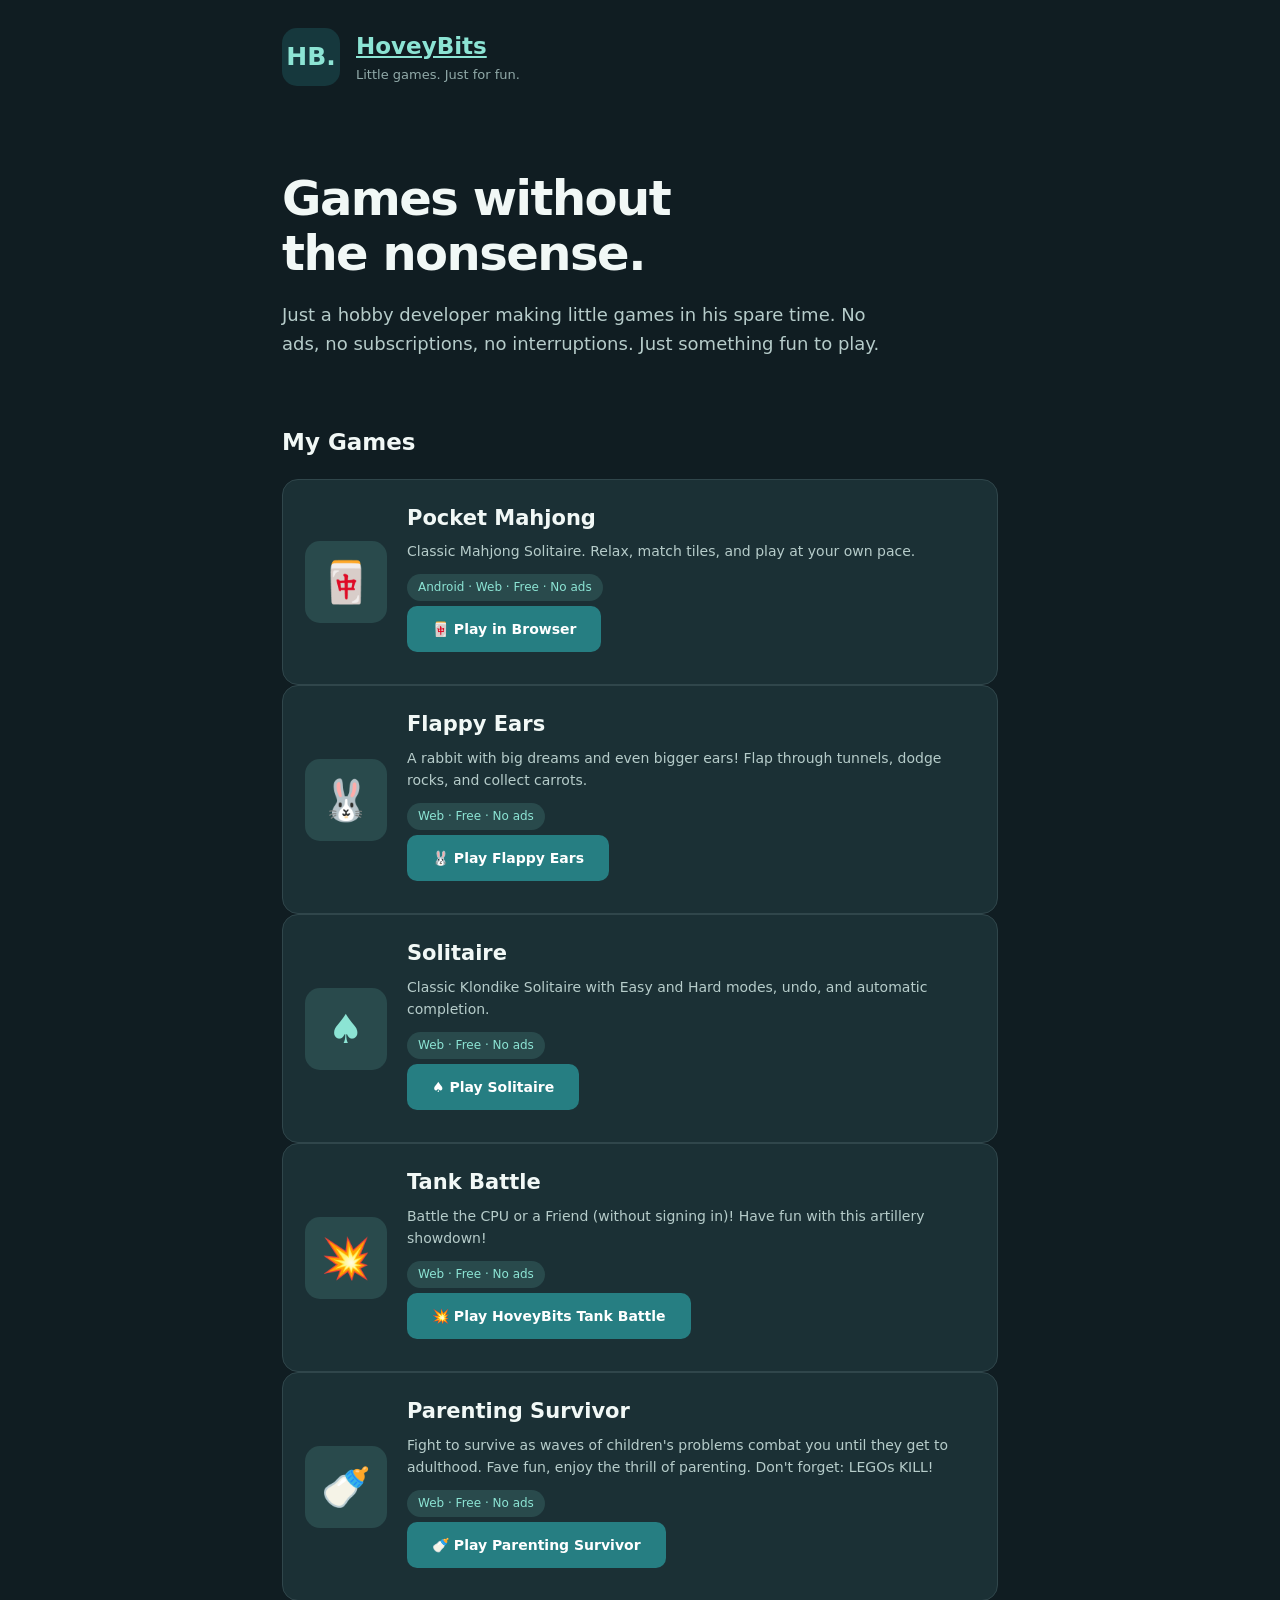
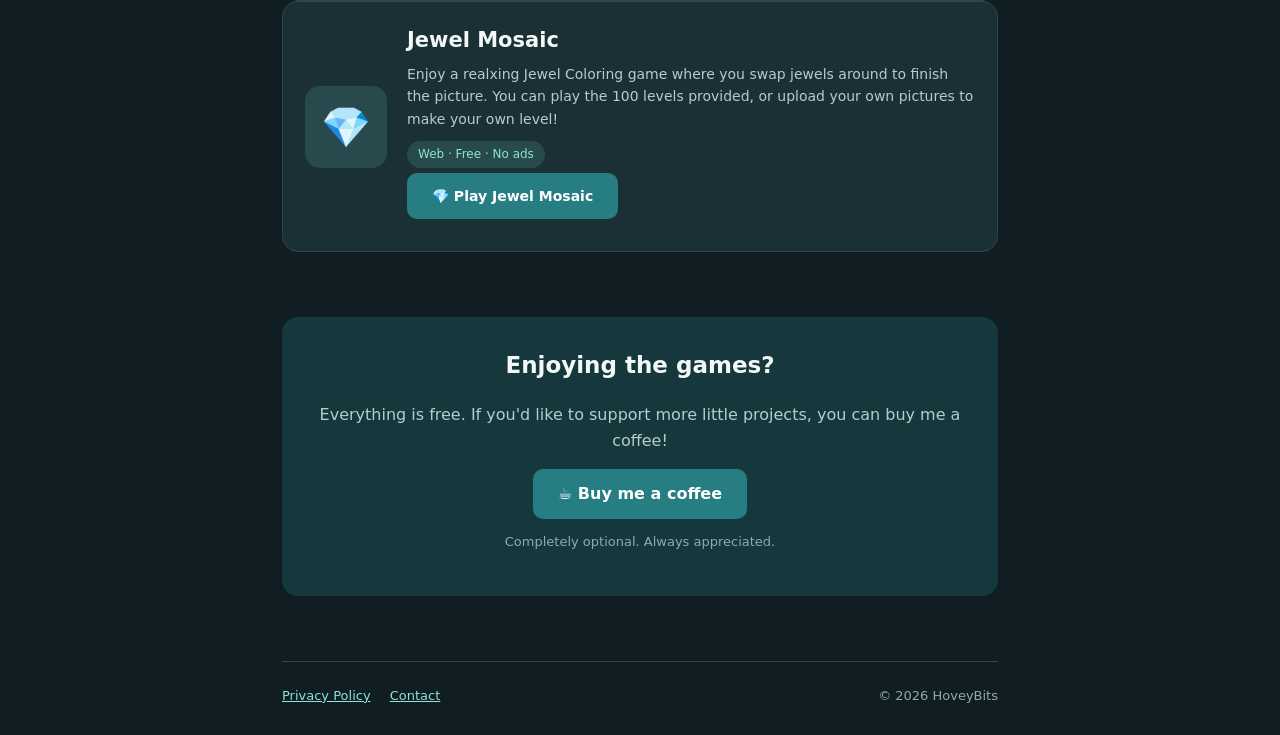
<file: index.html>
<!DOCTYPE html>
<html lang="en">
<head>
  <meta charset="UTF-8">
  <meta name="viewport" content="width=device-width, initial-scale=1">
  <meta name="theme-color" content="#101d22">
  <meta name="description" content="HoveyBits — little games, just for fun.">
  <title>HoveyBits | Little games. Just for fun.</title>
  <style>
    :root {
      color-scheme: dark;
      font-family: system-ui, -apple-system, sans-serif;
      background: #101d22;
      color: #f1f8f6;
    }
    * { box-sizing: border-box; }
    body { margin: 0; line-height: 1.6; }
    a { color: #8ce4d4; }
    .container {
      max-width: 760px;
      margin: auto;
      padding: 28px 22px;
    }
    header {
      display: flex;
      align-items: center;
      gap: 16px;
      margin-bottom: 85px;
    }
    .logo {
      width: 58px;
      height: 58px;
      display: grid;
      place-items: center;
      border-radius: 15px;
      background: #16383d;
      color: #8ce4d4;
      font-size: 25px;
      font-weight: 800;
    }
    .brand { font-size: 23px; font-weight: 800; }
    .tagline, .muted { color: #91aaa9; }
    .tagline { font-size: 13px; }
    h1 {
      font-size: clamp(32px, 6vw, 48px);
      line-height: 1.15;
      letter-spacing: -1.5px;
      margin: 0 0 20px;
    }
    h2 { font-size: 23px; margin: 0 0 18px; }
    p { color: #b6ccca; }
    .intro { font-size: 18px; max-width: 600px; }
    section { margin: 65px 0; }
    .game-card {
      display: flex;
      gap: 20px;
      align-items: center;
      background: #1b3035;
      border: 1px solid #30464b;
      padding: 22px;
      border-radius: 16px;
    }
    .game-icon {
      width: 82px;
      height: 82px;
      flex-shrink: 0;
      display: grid;
      place-items: center;
      border-radius: 15px;
      background: #294a4c;
      color: #8ce4d4;
      font-size: 40px;
    }
    .game-card h3 { margin: 0; font-size: 21px; }
    .game-card p { margin: 5px 0 10px; font-size: 14px; }
    .pill {
      display: inline-block;
      color: #8ce4d4;
      background: #294a4c;
      padding: 4px 11px;
      border-radius: 20px;
      font-size: 12px;
    }
    .support {
      text-align: center;
      background: #16383d;
      border-radius: 16px;
      padding: 30px;
    }
    .button {
      display: inline-block;
      background: #267e82;
      color: white;
      padding: 12px 25px;
      border-radius: 10px;
      font-weight: 700;
      text-decoration: none;
    }
    .button:hover { background: #32999d; }
    footer {
      display: flex;
      justify-content: space-between;
      flex-wrap: wrap;
      gap: 12px;
      padding-top: 24px;
      border-top: 1px solid #30464b;
      color: #91aaa9;
      font-size: 13px;
    }
    footer a { margin-right: 15px; }
    @media (max-width: 480px) {
      header { margin-bottom: 55px; }
      .game-card { align-items: flex-start; }
      .game-icon { width: 60px; height: 60px; font-size: 30px; }
    }
  </style>
</head>
<body>
  <div class="container">

    <header>
      <div class="logo">HB.</div>
      <div>
        <a href="/" class="brand">HoveyBits</a>
        <div class="tagline">Little games. Just for fun.</div>
      </div>
    </header>

    <main>
      <h1>Games without<br>the nonsense.</h1>
      <p class="intro">
        Just a hobby developer making little games in his spare time.
        No ads, no subscriptions, no interruptions.
        Just something fun to play.
      </p>

      <section>
        <h2>My Games</h2>
          <div class="game-card">
            <div class="game-icon">🀄</div>
            <div>
              <h3>Pocket Mahjong</h3>
              <p>
                Classic Mahjong Solitaire. Relax, match tiles,
                and play at your own pace.
              </p>
          
              <span class="pill">Android · Web · Free · No ads</span>
          
              <p>
                <a class="button" href="mahjong/">
                  🀄 Play in Browser
                </a>
              </p>
            </div>
          </div>
        
          <div class="game-card">
            <div class="game-icon">🐰</div>
            <div>
              <h3>Flappy Ears</h3>
              <p>
                A rabbit with big dreams and even bigger ears!
                Flap through tunnels, dodge rocks, and collect carrots.
              </p>
              <span class="pill">Web · Free · No ads</span>
              <p>
                <a class="button" href="flappy-ears/">
                  🐰 Play Flappy Ears
                </a>
              </p>
            </div>
          </div>

          <div class="game-card">
            <div class="game-icon">♠️</div>
            <div>
              <h3>Solitaire</h3>
              <p>
                Classic Klondike Solitaire with Easy and Hard modes,
                undo, and automatic completion.
              </p>
              <span class="pill">Web · Free · No ads</span>
              <p>
                <a class="button" href="solitaire/">
                  ♠ Play Solitaire
                </a>
              </p>
            </div>
          </div>
        
          <div class="game-card">
            <div class="game-icon">💥</div>
            <div>
              <h3>Tank Battle</h3>
              <p>
                Battle the CPU or a Friend (without signing in)! Have fun with this artillery showdown!
              </p>
              <span class="pill">Web · Free · No ads</span>
              <p>
                <a class="button" href="tank-battle/">
                  💥 Play HoveyBits Tank Battle
                </a>
              </p>
            </div>
          </div>

          <div class="game-card">
            <div class="game-icon">🍼</div>
            <div>
              <h3>Parenting Survivor</h3>
              <p>
                Fight to survive as waves of children's problems combat you until they get to adulthood. Fave fun, enjoy the thrill of parenting. Don't forget: LEGOs KILL!
              </p>
              <span class="pill">Web · Free · No ads</span>
              <p>
                <a class="button" href="parenting_survivor/">
                  🍼 Play Parenting Survivor
                </a>
              </p>
            </div>
          </div>

          <div class="game-card">
            <div class="game-icon">💎</div>
            <div>
              <h3>Jewel Mosaic</h3>
              <p>
                Enjoy a realxing Jewel Coloring game where you swap jewels around to finish the picture. You can play the 100 levels provided, or upload your own pictures to make your own level!
              </p>
              <span class="pill">Web · Free · No ads</span>
              <p>
                <a class="button" href="jewel-moasic/">
                  💎 Play Jewel Mosaic
                </a>
              </p>
            </div>
          </div>

      </section>

      <section class="support">
        <h2>Enjoying the games?</h2>
        <p>
          Everything is free. If you'd like to support
          more little projects, you can buy me a coffee!
        </p>
        <!-- Replace with your actual Buy Me a Coffee URL -->
        <a class="button"
           href="https://buymeacoffee.com/hoveybits"
           target="_blank"
           rel="noopener noreferrer">
          ☕ Buy me a coffee
        </a>
        <p class="muted" style="font-size:13px">
          Completely optional. Always appreciated.
        </p>
      </section>
    </main>

    <footer>
      <div>
        <a href="privacy.html">Privacy Policy</a>
        <!-- Replace with your public support email -->
        <a href="mailto:hoveybits@gmail.com">Contact</a>
      </div>
      <span>© 2026 HoveyBits</span>
    </footer>

  </div>
</body>
</html>
</file>
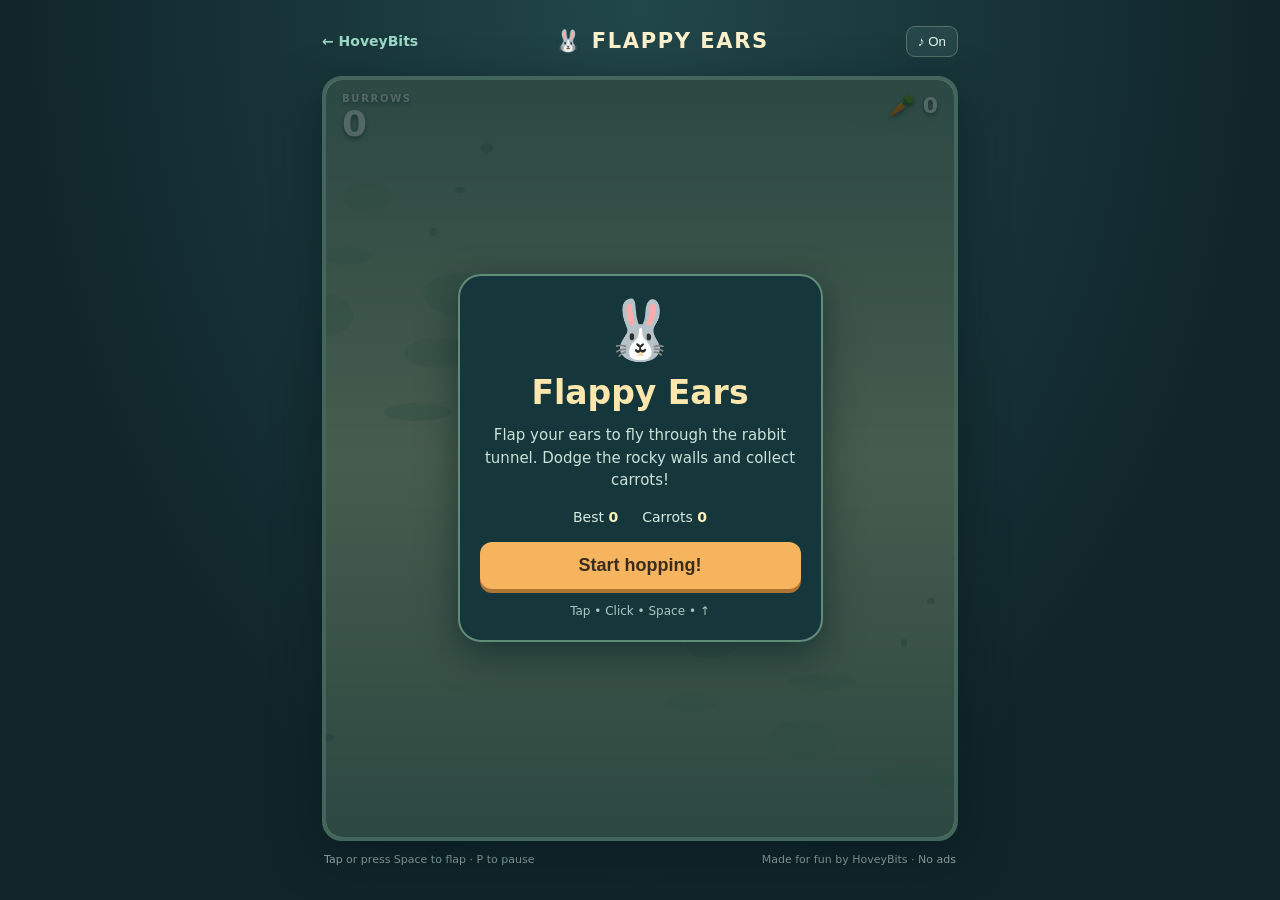
<file: flappy-ears/index.html>
<!doctype html>
<html lang="en">
<head>
<meta charset="utf-8"><meta name="viewport" content="width=device-width,initial-scale=1,viewport-fit=cover,user-scalable=no">
<meta name="theme-color" content="#152c31"><meta name="description" content="Flappy Ears — hop through a winding burrow! A free little browser game from HoveyBits.">
<title>Flappy Ears | HoveyBits</title>
<link rel="stylesheet" href="style.css">
</head>
<body>
<main class="shell">
<header><a href="../" class="brand">← HoveyBits</a><span class="name">🐰 FLAPPY EARS</span><button id="sound" class="icon-btn" aria-label="Toggle sound" aria-pressed="true">♪ On</button></header>
<div class="stage"><canvas id="game" aria-label="Flappy Ears game: tap, click, or press space to flap"></canvas>
<div id="overlay" class="overlay"><div class="panel"><div class="mascot">🐰</div><h1 id="heading">Flappy Ears</h1><p id="message">Flap your ears to fly through the rabbit tunnel. Dodge the rocky walls and collect carrots!</p><div class="stats"><span>Best <strong id="best">0</strong></span><span>Carrots <strong id="carrots">0</strong></span></div><button id="play" class="primary">Start hopping!</button><small>Tap • Click • Space • ↑</small></div></div>
<div class="hud"><div class="score"><span>BURROWS</span><strong id="score">0</strong></div><div class="carrot-count">🥕 <strong id="runCarrots">0</strong></div></div>
</div>
<footer><span>Tap or press Space to flap · P to pause</span><span>Made for fun by HoveyBits · No ads</span></footer>
</main>
<script src="game.js" defer></script>
</body></html>
</file>
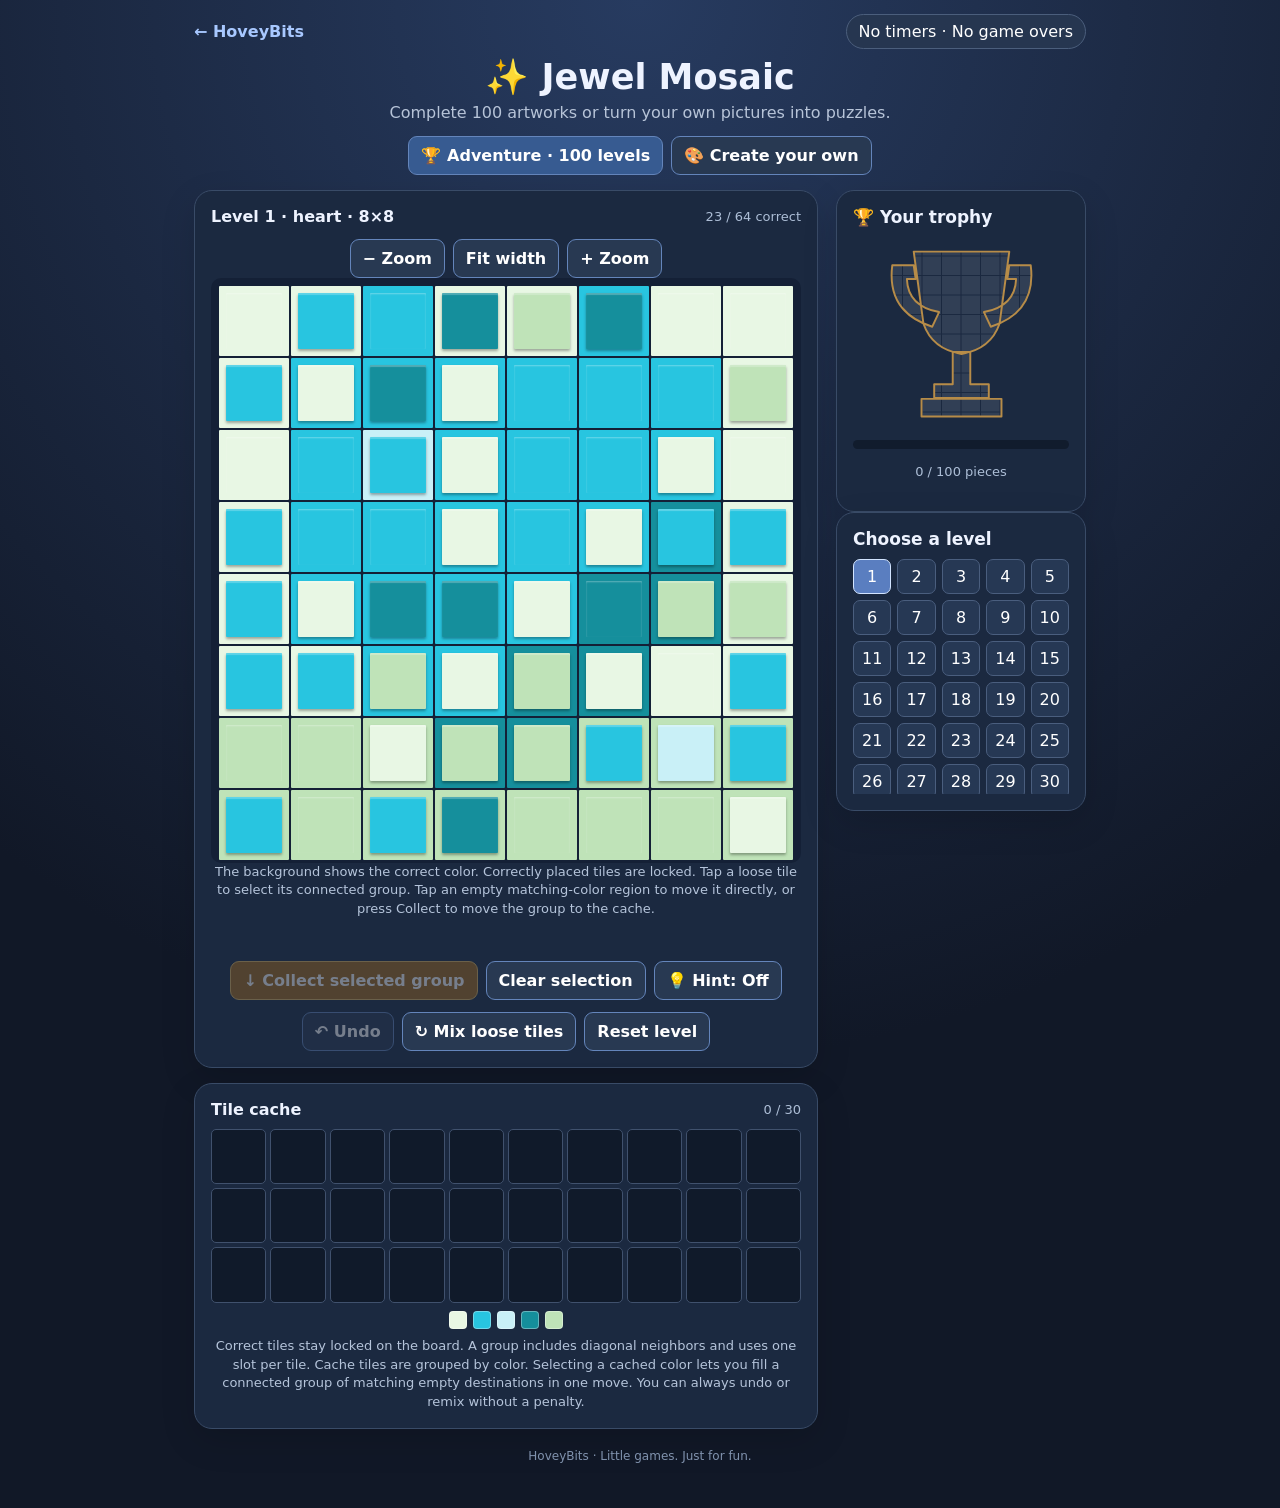
<file: jewel_moasic/index.html>
<!DOCTYPE html><html lang="en"><head><meta charset="utf-8"><meta name="viewport" content="width=device-width,initial-scale=1,viewport-fit=cover"><title>Jewel Mosaic | HoveyBits</title><style>
:root{font-family:system-ui,-apple-system,Segoe UI,sans-serif;color:#eef3ff;background:#111827}*{box-sizing:border-box}body{margin:0;min-height:100vh;background:radial-gradient(circle at 50% 0,#273b60,#111827 65%)}button{font:inherit;cursor:pointer}button:disabled{opacity:.4;cursor:not-allowed}.shell{max-width:920px;margin:auto;padding:14px 14px 45px}.top{display:flex;align-items:center;justify-content:space-between;gap:12px;flex-wrap:wrap}.brand{color:#a8c8ff;text-decoration:none;font-weight:800}.pill{border:1px solid #4b5e7c;border-radius:99px;padding:7px 12px;background:#263650;color:#fff}.heading{text-align:center;margin:8px 0 14px}.heading h1{margin:0;font-size:clamp(24px,5vw,35px)}.heading p{color:#b7c4d8;margin:5px 0}.layout{display:grid;grid-template-columns:minmax(0,1fr) 250px;gap:18px}.panel{background:#1b2940;border:1px solid #394b67;border-radius:18px;padding:16px;box-shadow:0 12px 35px #0002}.board{display:grid;grid-template-columns:repeat(10,minmax(0,1fr));gap:3px;width:min(100%,530px);margin:12px auto;aspect-ratio:1}.cell{position:relative;aspect-ratio:1;border:0;border-radius:4px;padding:0;display:grid;place-items:center;transition:filter .1s}.cell:hover{filter:brightness(1.15)}.tile{width:80%;height:80%;border-radius:3px;box-shadow:inset 0 2px 1px #ffffff42,0 2px 3px #0005;display:block}.tile.selected{outline:3px solid white;outline-offset:-1px;filter:brightness(1.12)}.tile.hint-wrong{outline:3px solid #ffdf4d;outline-offset:-1px;box-shadow:0 0 0 2px #f43f5e,0 0 12px #ffdf4d99,inset 0 2px 1px #ffffff42;animation:hintPulse 1.5s ease-in-out infinite}@keyframes hintPulse{50%{filter:brightness(1.4)}}.tile.correct{box-shadow:inset 0 1px 2px #ffffff55}.cell.empty:after{content:'+';color:#0005;font-weight:900;font-size:16px}.board-note{color:#b5c4da;font-size:13px;text-align:center;line-height:1.45}.cache{display:grid;grid-template-columns:repeat(10,minmax(0,1fr));gap:4px}.slot{aspect-ratio:1;background:#101a2a;border:1px solid #40516d;border-radius:5px;display:grid;place-items:center;padding:0;min-width:0}.slot .tile{width:80%;height:80%}.slot.chosen{outline:2px solid white;outline-offset:1px}.controls{display:flex;gap:8px;flex-wrap:wrap;justify-content:center;margin-top:12px}.action{background:#375b91;color:white;border:1px solid #6485bb;border-radius:9px;padding:9px 12px;font-weight:700}.action.secondary{background:#283952}.action.gold{background:#a36a19;border-color:#e1b55a}.side h2{font-size:17px;margin:0 0 10px}.trophy{width:100%;max-width:195px;display:block;margin:8px auto}.progress{height:9px;background:#111c2d;border-radius:30px;overflow:hidden}.progress>div{height:100%;background:linear-gradient(90deg,#e4a53e,#ffe48a)}.status{min-height:22px;text-align:center;color:#ffe6a2;font-weight:700;font-size:14px;margin:8px 0}.tiny{color:#adbed6;font-size:13px;line-height:1.5}.levelpicker{display:grid;grid-template-columns:repeat(5,1fr);gap:6px;max-height:235px;overflow:auto}.levelpicker button{border:1px solid #4a5e7e;border-radius:7px;background:#263854;color:#fff;padding:7px 0}.levelpicker button.active{background:#5a7ec0;border-color:#d2e4ff}.levelpicker button.done{color:#fbe19b;border-color:#b08a46}.cachebar{display:flex;justify-content:space-between;align-items:center;gap:12px;margin:0 0 9px}.legend{display:flex;gap:6px;justify-content:center;margin:8px 0}.legend span{width:18px;height:18px;border-radius:4px;border:1px solid #fff5}.modal{position:fixed;inset:0;background:#090e19d9;display:grid;place-items:center;padding:16px;z-index:10}.modal[hidden]{display:none}.dialog{background:#263a58;border:1px solid #7b98c0;border-radius:20px;max-width:410px;width:100%;padding:28px;text-align:center}.dialog h2{font-size:29px;margin:8px}.dialog p{line-height:1.5;color:#d4e0f2}.footer{text-align:center;color:#8092ad;font-size:12px;margin-top:20px}@media(max-width:700px){.layout{grid-template-columns:1fr}.side{display:grid;grid-template-columns:1fr 1fr;gap:12px}.side .panel{padding:12px}.side .levels{grid-column:1/-1}.board{gap:2px}.panel{padding:11px}.cache{gap:3px}.shell{padding:10px 9px 30px}.trophy{max-width:135px}.levelpicker{max-height:140px}}
.viewport{max-width:100%;height:min(65vh,640px);overflow:auto;touch-action:pan-x pan-y;overscroll-behavior:contain;border-radius:10px;background:#142036}.board{margin:8px;max-width:none}.cell{min-width:0;min-height:0}.cell.empty:after{font-size:clamp(7px,1vw,12px)}.tile{border-radius:1px}.board .cell{border-radius:1px}.preview-row{display:grid;grid-template-columns:1fr 1fr;gap:14px;margin:15px 0}.preview-row canvas{width:100%;max-width:260px;image-rendering:pixelated;background:#101a2a;border:1px solid #506481;border-radius:8px}.custom-list{display:flex;flex-wrap:wrap;gap:7px}.custom-list button{background:#30496e;color:white;border:1px solid #6485bb;border-radius:8px;padding:8px}.panel[hidden]{display:none!important}input,select{background:#14243b;color:white;border:1px solid #6c86a9;border-radius:5px;padding:7px}#creator h2{margin-top:0}@media(max-width:480px){.preview-row{gap:6px}.controls label{font-size:13px}}
</style></head><body><main class="shell"><header class="top"><a class="brand" href="https://hoveywankenobi-95.github.io/">← HoveyBits</a><div class="pill">No timers · No game overs</div></header><div class="heading"><h1>✨ Jewel Mosaic</h1><p>Complete 100 artworks or turn your own pictures into puzzles.</p></div>
<div class="controls" style="margin:0 0 15px"><button class="action" id="officialMode">🏆 Adventure · 100 levels</button><button class="action secondary" id="customMode">🎨 Create your own</button></div>
<section id="creator" class="panel" hidden style="margin-bottom:16px"><h2>Create your own level</h2><p class="tiny">Upload PNG, JPG, or JPEG. Your image is converted on this device; it isn't uploaded to a server.</p><input id="imageInput" type="file" accept="image/png,image/jpeg,.png,.jpg,.jpeg"><div class="controls" style="justify-content:flex-start"><label>Colors <select id="maxColors"><option>6</option><option selected>8</option><option>10</option></select></label><label>Palette <select id="colorMode"><option value="balanced">Balanced</option><option value="faithful">Faithful</option><option value="distinct">Distinct</option></select></label><label>Width <input type="number" id="customWidth" min="4" max="50" value="32" style="width:65px"></label><label>Height <input type="number" id="customHeight" min="4" max="50" value="32" style="width:65px"></label></div><div class="controls" style="justify-content:flex-start"><label>Title <input id="customName" maxlength="60" placeholder="My artwork"></label><button class="action" id="convertImage">Convert & preview</button><button class="action gold" id="saveCustom" disabled>Save & play</button></div><div class="preview-row"><div><div class="tiny">Original</div><canvas id="originalPreview"></canvas></div><div><div class="tiny">Converted</div><canvas id="convertedPreview"></canvas></div></div><div id="importStatus" class="tiny"></div><h3>My custom levels</h3><div id="customList" class="custom-list"></div><div class="controls"><button class="action secondary" id="exportCustom">Export custom levels</button><label class="action secondary">Import shared levels <input type="file" id="importCustom" accept="application/json,.json" hidden></label></div></section>
<div class="layout" id="gameLayout"><section><div class="panel"><div class="top"><strong id="levelTitle">Level 1</strong><span id="boardCount" class="tiny"></span></div><div class="controls"><button class="action secondary" id="zoomOut">− Zoom</button><button class="action secondary" id="fit">Fit width</button><button class="action secondary" id="zoomIn">+ Zoom</button></div><div id="viewport" class="viewport"><div id="board" class="board" aria-label="Puzzle board"></div></div><div class="board-note">The background shows the correct color. Correctly placed tiles are locked. Tap a loose tile to select its connected group. Tap an empty matching-color region to move it directly, or press Collect to move the group to the cache.</div><div id="status" class="status" role="status"></div><div class="controls"><button class="action gold" id="collectSelected" disabled>↓ Collect selected group</button><button class="action secondary" id="clearSelected">Clear selection</button><button class="action secondary" id="hint" aria-pressed="false">💡 Hint: Off</button></div><div class="controls"><button class="action secondary" id="undo">↶ Undo</button><button class="action secondary" id="shuffle">↻ Mix loose tiles</button><button class="action secondary" id="reset">Reset level</button></div></div><div class="panel" style="margin-top:15px"><div class="cachebar"><strong>Tile cache</strong><span id="cacheCount" class="tiny">0 / 30</span></div><div id="cache" class="cache"></div><div class="legend" id="legend"></div><div class="board-note">Correct tiles stay locked on the board. A group includes diagonal neighbors and uses one slot per tile. Cache tiles are grouped by color. Selecting a cached color lets you fill a connected group of matching empty destinations in one move. You can always undo or remix without a penalty.</div></div></section><aside class="side"><div class="panel"><h2>🏆 Your trophy</h2><svg class="trophy" viewBox="0 0 200 200" aria-label="Trophy progress"><defs><linearGradient id="gold" x2="1" y2="1"><stop stop-color="#fff1a3"/><stop offset=".55" stop-color="#efb83d"/><stop offset="1" stop-color="#ad701b"/></linearGradient><clipPath id="cup"><path d="M51 15H149L139 89Q130 115 100 120Q70 115 61 89Z M51 29H29Q23 77 70 92L77 77Q45 71 44 43H53Z M149 29H171Q177 77 130 92L123 77Q155 71 156 43H147Z M91 118H109V151H128V165H72V151H91Z M59 166H141V184H59Z"/></clipPath></defs><g clip-path="url(#cup)" id="trophyTiles"></g><path d="M51 15H149L139 89Q130 115 100 120Q70 115 61 89Z M51 29H29Q23 77 70 92L77 77Q45 71 44 43H53Z M149 29H171Q177 77 130 92L123 77Q155 71 156 43H147Z M91 118H109V151H128V165H72V151H91Z M59 166H141V184H59Z" fill="none" stroke="#b78c48" stroke-width="2" stroke-linejoin="round"/></svg><div class="progress"><div id="progressFill" style="width:0%"></div></div><p id="progressText" class="tiny" style="text-align:center">0 / 100 pieces</p></div><div class="panel levels"><h2 id="pickerTitle">Choose a level</h2><div id="levelpicker" class="levelpicker"></div></div></aside></div><div class="footer">HoveyBits · Little games. Just for fun.</div></main><div class="modal" id="modal" hidden><div class="dialog"><div style="font-size:45px">🎨🏆</div><h2 id="winTitle">Artwork complete!</h2><p id="winText"></p><button id="next" class="action gold">Next artwork →</button><button id="close" class="action secondary" style="margin-left:8px">Stay here</button></div></div><script type="application/json" id="officialData">{"levels":[{"level":1,"size":8,"name":"heart","min_delta":15.6,"palette":["#e8f7e4","#28c5e0","#c9f0f7","#158f9c","#bfe3b8"],"grid":[[0,0,1,0,0,1,0,0],[0,1,1,1,1,1,1,0],[0,1,2,1,1,1,1,0],[0,1,1,1,1,1,3,0],[0,1,1,1,1,3,3,0],[0,0,1,1,3,3,0,0],[4,4,4,3,3,4,4,4],[4,4,4,4,4,4,4,4]]},{"level":2,"size":8,"name":"apple","min_delta":28.7,"palette":["#e6f4ff","#3d9a46","#d6932f","#8f581a"],"grid":[[0,0,0,0,0,0,0,0],[0,0,0,0,0,0,0,0],[0,0,0,0,1,1,0,0],[0,0,2,2,2,3,0,0],[0,2,2,2,2,3,3,0],[0,2,2,2,2,3,3,0],[0,0,0,2,2,0,0,0],[0,0,0,0,0,0,0,0]]},{"level":3,"size":9,"name":"mushroom","min_delta":19.2,"palette":["#bfe3f2","#2b9cd9","#1f788f","#d3b88a","#f6e8c8","#4a9a3a"],"grid":[[0,0,0,0,0,0,0,0,0],[0,0,0,0,0,0,0,0,0],[0,0,1,1,1,0,1,0,0],[0,1,0,0,1,0,1,1,0],[0,2,2,2,0,2,2,2,0],[0,0,0,3,3,3,0,0,0],[0,0,0,4,4,4,0,0,0],[0,0,0,4,4,4,0,0,0],[5,5,5,5,5,5,5,5,5]]},{"level":4,"size":9,"name":"flower","min_delta":54.7,"palette":["#c2e2f6","#6f8cf0","#ffd23f","#3d9a46","#7a5230"],"grid":[[0,0,0,0,0,0,0,0,0],[0,0,1,1,1,1,1,0,0],[0,0,1,1,2,1,1,0,0],[0,0,1,1,2,1,1,0,0],[0,0,1,1,1,1,1,0,0],[0,0,0,1,3,1,0,0,0],[0,0,0,0,3,3,3,0,0],[0,0,0,0,3,0,0,0,0],[4,4,4,4,4,4,4,4,4]]},{"level":5,"size":10,"name":"fish","min_delta":19.8,"palette":["#7fd0f0","#ffffff","#f02cb9","#4ea0d0","#ff8ad0","#1d6fb0"],"grid":[[0,0,0,0,0,0,0,0,0,0],[0,0,0,0,0,0,0,0,0,0],[0,1,0,0,0,0,0,0,0,0],[0,0,2,2,2,2,0,0,2,0],[3,2,1,1,2,2,2,2,2,3],[3,2,2,2,2,2,2,2,2,3],[3,3,4,4,4,4,3,3,2,3],[5,5,5,5,5,5,5,5,5,5],[5,5,5,5,5,5,5,5,5,5],[5,5,5,5,5,5,5,5,5,5]]},{"level":6,"size":10,"name":"moon","min_delta":16.0,"palette":["#0b1030","#fff3c0","#ffffff","#1b285d","#2b3f8a"],"grid":[[0,0,0,0,0,0,0,0,0,0],[0,0,0,0,0,0,0,0,0,0],[0,0,0,1,0,0,0,0,0,0],[0,0,1,1,0,0,0,0,0,2],[3,3,1,1,3,3,3,3,3,3],[3,3,1,1,3,3,3,3,3,3],[3,3,1,1,1,3,3,1,3,3],[4,4,4,1,1,1,1,4,4,4],[4,4,4,4,4,4,4,4,4,4],[4,4,4,4,4,4,4,4,4,4]]},{"level":7,"size":11,"name":"heart","min_delta":15.3,"palette":["#ffe9f0","#6828e0","#d9c9f7","#3e159c","#f7c6d9"],"grid":[[0,0,0,0,0,0,0,0,0,0,0],[0,0,1,1,1,0,1,1,1,0,0],[0,1,1,1,1,1,1,1,1,1,0],[0,1,1,2,1,1,1,1,1,1,0],[0,1,1,2,1,1,1,1,1,3,0],[0,1,1,1,1,1,1,1,3,3,0],[0,0,1,1,1,1,1,3,3,0,0],[0,0,0,1,1,1,3,3,0,0,0],[4,4,4,4,1,3,3,4,4,4,4],[4,4,4,4,4,3,4,4,4,4,4],[4,4,4,4,4,4,4,4,4,4,4]]},{"level":8,"size":11,"name":"apple","min_delta":17.5,"palette":["#e8f7e4","#5a3a1e","#3d9a46","#d62f93","#8f1a68","#f3c1df","#bfe3b8"],"grid":[[0,0,0,0,0,0,0,0,0,0,0],[0,0,0,0,0,0,0,0,0,0,0],[0,0,0,0,0,1,2,2,0,0,0],[0,0,0,0,0,1,2,2,0,0,0],[0,0,3,3,3,3,3,4,4,0,0],[0,0,3,5,3,3,3,4,4,0,0],[0,0,3,3,3,3,3,4,4,0,0],[0,0,3,3,3,3,3,4,4,0,0],[6,6,6,3,3,3,3,4,6,6,6],[6,6,6,6,6,6,6,6,6,6,6],[6,6,6,6,6,6,6,6,6,6,6]]},{"level":9,"size":11,"name":"mushroom","min_delta":19.2,"palette":["#bfe3f2","#2b9cd9","#1f788f","#d3b88a","#f6e8c8","#4a9a3a"],"grid":[[0,0,0,0,0,0,0,0,0,0,0],[0,0,0,0,0,0,0,0,0,0,0],[0,0,0,1,1,1,1,1,0,0,0],[0,0,1,0,1,1,0,0,1,0,0],[0,1,1,0,1,1,1,1,1,1,0],[0,2,2,2,2,0,2,2,2,2,0],[0,0,0,0,3,3,3,0,0,0,0],[0,0,0,0,4,4,4,0,0,0,0],[0,0,0,0,4,4,4,0,0,0,0],[5,5,5,5,5,5,5,5,5,5,5],[5,5,5,5,5,5,5,5,5,5,5]]},{"level":10,"size":12,"name":"flower","min_delta":23.7,"palette":["#9fd0f5","#6f8cf0","#ffd23f","#e4f3f8","#3d9a46","#7a5230"],"grid":[[0,0,0,0,0,0,0,0,0,0,0,0],[0,0,0,1,1,1,1,1,1,0,0,0],[0,0,0,1,1,1,1,1,1,0,0,0],[0,0,1,1,1,2,2,1,1,1,0,0],[3,3,1,1,1,2,2,1,1,1,3,3],[3,3,3,1,1,1,1,1,1,3,3,3],[3,3,3,1,1,1,1,1,1,3,3,3],[3,3,3,3,1,1,1,1,3,3,3,3],[3,3,3,3,3,3,4,4,4,3,3,3],[3,3,3,3,3,3,3,3,3,3,3,3],[3,3,3,3,3,3,3,3,3,3,3,3],[5,5,5,5,5,5,5,5,5,5,5,5]]},{"level":11,"size":12,"name":"fish","min_delta":22.9,"palette":["#7fd0f0","#d8f2ff","#c9f02c","#14141e","#1d6fb0","#daff8a"],"grid":[[0,0,0,0,0,0,0,0,0,0,0,0],[0,0,1,0,0,0,0,0,0,0,0,0],[0,0,0,0,0,0,0,0,0,0,0,0],[0,0,0,0,0,0,0,0,0,0,2,0],[0,0,2,2,2,2,2,2,0,2,2,0],[0,0,2,3,2,2,2,2,2,2,2,0],[4,4,2,2,2,2,2,2,2,2,2,4],[4,4,5,5,5,5,5,5,4,2,2,4],[4,4,4,4,4,4,4,4,4,4,2,4],[4,4,4,4,4,4,4,4,4,4,4,4],[4,4,4,4,4,4,4,4,4,4,4,4],[4,4,4,4,4,4,4,4,4,4,4,4]]},{"level":12,"size":13,"name":"moon","min_delta":26.7,"palette":["#0b1030","#ffffff","#fff3c0","#2b3f8a"],"grid":[[0,0,0,0,0,0,0,0,0,0,0,0,0],[0,0,0,0,0,0,0,0,0,0,0,0,1],[0,0,0,0,0,0,0,0,0,0,0,0,0],[0,0,0,0,2,0,0,0,0,0,0,0,0],[0,0,0,2,2,0,0,1,0,0,0,0,0],[0,0,0,2,2,0,0,0,0,0,0,0,0],[0,0,0,2,2,0,0,0,0,0,0,0,0],[3,3,3,2,2,3,3,3,3,3,3,3,3],[3,3,3,2,2,2,2,3,3,3,3,3,3],[3,3,3,3,2,2,2,2,2,3,3,1,3],[3,3,3,3,3,3,3,3,3,3,3,3,3],[3,3,3,3,3,3,3,3,3,3,3,3,3],[3,3,3,3,3,3,3,3,3,3,3,3,3]]},{"level":13,"size":13,"name":"heart","min_delta":18.9,"palette":["#fff4d6","#e07a28","#9c4b15","#f7dca0"],"grid":[[0,0,0,0,0,0,0,0,0,0,0,0,0],[0,0,1,1,1,1,0,1,1,1,1,0,0],[0,1,1,1,1,1,1,1,1,1,1,1,0],[0,1,1,1,1,1,1,1,1,1,1,1,0],[0,1,1,0,0,1,1,1,1,1,1,2,0],[0,1,1,1,1,1,1,1,1,1,2,2,0],[0,0,1,1,1,1,1,1,1,2,2,0,0],[0,0,1,1,1,1,1,1,2,2,2,0,0],[0,0,0,1,1,1,1,2,2,2,0,0,0],[3,3,3,3,1,1,2,2,2,3,3,3,3],[3,3,3,3,3,2,2,2,3,3,3,3,3],[3,3,3,3,3,3,2,3,3,3,3,3,3],[3,3,3,3,3,3,3,3,3,3,3,3,3]]},{"level":14,"size":14,"name":"apple","min_delta":15.5,"palette":["#e8f7e4","#3d9a46","#d6932f","#8f581a","#f3dfc1","#bfe3b8"],"grid":[[0,0,0,0,0,0,0,0,0,0,0,0,0,0],[0,0,0,0,0,0,0,0,0,0,0,0,0,0],[0,0,0,0,0,0,0,0,0,0,0,0,0,0],[0,0,0,0,0,0,0,1,1,1,0,0,0,0],[0,0,0,0,0,0,0,0,1,1,0,0,0,0],[0,0,0,2,2,2,2,2,2,3,3,0,0,0],[0,0,2,2,4,2,2,2,2,3,3,3,0,0],[0,0,2,2,4,2,2,2,2,3,3,3,0,0],[0,0,2,2,2,2,2,2,2,3,3,3,0,0],[0,0,2,2,2,2,2,2,2,3,3,3,0,0],[5,5,5,2,2,2,2,2,2,3,3,5,5,5],[5,5,5,5,5,2,5,5,2,5,5,5,5,5],[5,5,5,5,5,5,5,5,5,5,5,5,5,5],[5,5,5,5,5,5,5,5,5,5,5,5,5,5]]},{"level":15,"size":14,"name":"mushroom","min_delta":19.2,"palette":["#bfe3f2","#d9342b","#8f1f2a","#d3b88a","#f6e8c8","#4a9a3a"],"grid":[[0,0,0,0,0,0,0,0,0,0,0,0,0,0],[0,0,0,0,0,0,0,0,0,0,0,0,0,0],[0,0,0,0,0,0,1,1,0,0,0,0,0,0],[0,0,0,1,1,1,1,1,0,1,1,0,0,0],[0,0,1,1,0,1,1,1,0,0,1,1,0,0],[0,0,1,1,0,0,1,1,0,1,1,1,0,0],[0,1,1,1,1,1,0,0,1,1,1,1,1,0],[0,2,2,2,2,2,2,2,2,2,2,2,2,0],[0,0,0,0,0,3,3,3,3,0,0,0,0,0],[0,0,0,0,0,4,4,4,4,0,0,0,0,0],[0,0,0,0,0,4,4,4,4,0,0,0,0,0],[0,0,0,0,0,4,4,4,4,0,0,0,0,0],[5,5,5,5,5,5,5,5,5,5,5,5,5,5],[5,5,5,5,5,5,5,5,5,5,5,5,5,5]]},{"level":16,"size":14,"name":"flower","min_delta":23.7,"palette":["#9fd0f5","#6f8cf0","#ffd23f","#e4f3f8","#3d9a46","#7a5230"],"grid":[[0,0,0,0,0,0,0,0,0,0,0,0,0,0],[0,0,0,0,1,1,1,1,1,1,0,0,0,0],[0,0,0,0,1,1,1,1,1,1,0,0,0,0],[0,0,0,1,1,1,1,1,1,1,1,0,0,0],[0,0,1,1,1,1,2,2,1,1,1,1,0,0],[3,3,1,1,1,1,2,2,1,1,1,1,3,3],[3,3,3,1,1,1,1,1,1,1,1,3,3,3],[3,3,3,3,1,1,1,1,1,1,3,3,3,3],[3,3,3,3,1,1,1,1,1,1,3,3,3,3],[3,3,3,3,3,3,3,3,4,3,3,3,3,3],[3,3,3,3,3,3,3,3,4,4,3,3,3,3],[3,3,3,3,3,3,3,3,3,3,3,3,3,3],[3,3,3,3,3,3,3,3,3,3,3,3,3,3],[5,5,5,5,5,5,5,5,5,5,5,5,5,5]]},{"level":17,"size":15,"name":"fish","min_delta":22.9,"palette":["#7fd0f0","#d8f2ff","#f02cb9","#14141e","#1d6fb0","#ff8ad0"],"grid":[[0,0,0,0,0,0,0,0,0,0,0,0,0,0,0],[0,0,0,1,0,0,0,0,0,0,0,0,0,0,0],[0,0,0,0,0,0,0,0,0,0,0,0,0,0,0],[0,0,1,0,0,0,0,0,0,0,0,0,0,0,0],[0,0,0,0,0,0,0,0,0,0,0,0,0,2,0],[0,0,0,2,2,2,2,2,2,2,0,0,2,2,0],[0,0,2,2,3,2,2,2,2,2,2,2,2,2,0],[0,0,2,2,1,2,2,2,2,2,2,2,2,2,0],[4,4,5,5,5,5,5,5,5,5,5,2,2,2,4],[4,4,4,5,5,5,5,5,5,5,4,4,2,2,4],[4,4,4,4,4,4,4,4,4,4,4,4,4,2,4],[4,4,4,4,4,4,4,4,4,4,4,4,4,4,4],[4,4,4,4,4,4,4,4,4,4,4,4,4,4,4],[4,4,4,4,4,4,4,4,4,4,4,4,4,4,4],[4,4,4,4,4,4,4,4,4,4,4,4,4,4,4]]},{"level":18,"size":15,"name":"moon","min_delta":26.7,"palette":["#0b1030","#ffffff","#fff3c0","#2b3f8a"],"grid":[[0,0,0,0,0,0,0,0,0,0,0,0,0,0,0],[0,0,0,0,0,0,1,0,0,0,0,0,0,0,0],[0,0,0,0,0,0,0,0,0,0,0,0,0,0,0],[0,0,0,0,0,2,2,0,0,0,0,0,0,0,0],[0,0,0,0,2,2,0,0,0,0,0,0,0,0,0],[0,0,0,2,2,0,0,0,0,0,0,0,0,0,0],[0,0,0,2,2,0,0,0,0,0,0,0,0,0,0],[0,0,0,2,2,2,0,0,0,0,0,0,0,0,0],[3,3,3,2,2,2,3,3,3,3,3,3,3,3,1],[3,3,3,2,2,2,2,3,3,1,3,3,3,3,3],[3,3,3,3,2,2,2,2,2,2,2,3,3,3,3],[3,3,3,3,3,2,2,2,2,2,3,3,3,3,3],[3,3,3,3,3,3,3,3,3,3,3,3,3,3,3],[3,3,3,3,3,3,3,3,3,3,3,3,3,3,3],[3,3,3,3,3,3,3,3,3,3,3,3,3,3,3]]},{"level":19,"size":16,"name":"heart","min_delta":18.9,"palette":["#fff4d6","#e02844","#f7c9d0","#9c1530","#f7dca0"],"grid":[[0,0,0,0,0,0,0,0,0,0,0,0,0,0,0,0],[0,0,0,1,1,1,1,0,0,1,1,1,1,0,0,0],[0,0,1,1,1,1,1,1,1,1,1,1,1,1,0,0],[0,1,1,1,1,1,1,1,1,1,1,1,1,1,1,0],[0,1,1,1,2,2,1,1,1,1,1,1,1,1,1,0],[0,1,1,1,2,2,1,1,1,1,1,1,1,1,3,0],[0,1,1,1,2,1,1,1,1,1,1,1,1,3,3,0],[0,0,1,1,1,1,1,1,1,1,1,1,3,3,0,0],[0,0,1,1,1,1,1,1,1,1,1,3,3,3,0,0],[0,0,0,1,1,1,1,1,1,1,3,3,3,0,0,0],[0,0,0,0,1,1,1,1,1,3,3,3,0,0,0,0],[4,4,4,4,4,1,1,1,3,3,3,4,4,4,4,4],[4,4,4,4,4,4,1,3,3,3,4,4,4,4,4,4],[4,4,4,4,4,4,4,3,3,4,4,4,4,4,4,4],[4,4,4,4,4,4,4,4,4,4,4,4,4,4,4,4],[4,4,4,4,4,4,4,4,4,4,4,4,4,4,4,4]]},{"level":20,"size":16,"name":"apple","min_delta":23.8,"palette":["#bfe0f5","#3d9a46","#d62f93","#8f1a68","#f3c1df"],"grid":[[0,0,0,0,0,0,0,0,0,0,0,0,0,0,0,0],[0,0,0,0,0,0,0,0,0,0,0,0,0,0,0,0],[0,0,0,0,0,0,0,0,0,0,0,0,0,0,0,0],[0,0,0,0,0,0,0,0,0,1,1,0,0,0,0,0],[0,0,0,0,0,0,0,0,1,1,1,1,0,0,0,0],[0,0,0,0,0,2,2,0,0,2,2,0,0,0,0,0],[0,0,0,2,2,2,2,2,2,2,2,3,3,0,0,0],[0,0,0,2,2,4,2,2,2,2,2,3,3,0,0,0],[0,0,2,2,2,4,2,2,2,2,2,3,3,3,0,0],[0,0,2,2,2,2,2,2,2,2,2,3,3,3,0,0],[0,0,0,2,2,2,2,2,2,2,2,3,3,0,0,0],[0,0,0,2,2,2,2,2,2,2,2,3,3,0,0,0],[0,0,0,0,2,2,2,2,2,2,2,3,0,0,0,0],[0,0,0,0,0,0,0,0,0,0,0,0,0,0,0,0],[0,0,0,0,0,0,0,0,0,0,0,0,0,0,0,0],[0,0,0,0,0,0,0,0,0,0,0,0,0,0,0,0]]},{"level":21,"size":16,"name":"mushroom","min_delta":19.2,"palette":["#bfe3f2","#2b9cd9","#1f788f","#d3b88a","#f6e8c8","#4a9a3a"],"grid":[[0,0,0,0,0,0,0,0,0,0,0,0,0,0,0,0],[0,0,0,0,0,0,0,0,0,0,0,0,0,0,0,0],[0,0,0,0,0,0,0,0,0,0,0,0,0,0,0,0],[0,0,0,0,0,1,1,1,1,1,1,0,0,0,0,0],[0,0,0,1,1,1,1,1,1,0,0,1,1,0,0,0],[0,0,1,1,0,0,1,1,1,0,0,1,1,1,0,0],[0,0,1,1,0,0,1,1,1,1,1,1,1,1,0,0],[0,1,1,1,1,1,1,0,0,1,1,1,1,1,1,0],[0,2,2,2,2,2,2,2,2,2,2,2,2,2,2,0],[0,0,0,0,0,0,3,3,3,3,0,0,0,0,0,0],[0,0,0,0,0,0,4,4,4,4,0,0,0,0,0,0],[0,0,0,0,0,0,4,4,4,4,0,0,0,0,0,0],[0,0,0,0,0,0,4,4,4,4,0,0,0,0,0,0],[5,5,5,5,5,5,5,5,5,5,5,5,5,5,5,5],[5,5,5,5,5,5,5,5,5,5,5,5,5,5,5,5],[5,5,5,5,5,5,5,5,5,5,5,5,5,5,5,5]]},{"level":22,"size":17,"name":"flower","min_delta":58.8,"palette":["#c2e2f6","#f06fa6","#ffd23f","#3d9a46","#7a5230"],"grid":[[0,0,0,0,0,0,0,0,0,0,0,0,0,0,0,0,0],[0,0,0,0,0,1,1,1,0,1,1,1,0,0,0,0,0],[0,0,0,0,0,1,1,1,1,1,1,1,0,0,0,0,0],[0,0,0,0,0,1,1,1,1,1,1,1,0,0,0,0,0],[0,0,0,0,1,1,1,1,2,1,1,1,1,0,0,0,0],[0,0,0,1,1,1,1,2,2,2,1,1,1,1,0,0,0],[0,0,0,1,1,1,1,2,2,2,1,1,1,1,0,0,0],[0,0,0,1,1,1,1,1,2,1,1,1,1,1,0,0,0],[0,0,0,0,0,1,1,1,1,1,1,1,0,0,0,0,0],[0,0,0,0,0,1,1,1,3,1,1,1,0,0,0,0,0],[0,0,0,0,0,1,1,1,3,1,1,1,0,0,0,0,0],[0,0,0,0,0,0,0,0,3,0,3,0,0,0,0,0,0],[0,0,0,0,0,0,0,0,3,3,3,3,0,0,0,0,0],[0,0,0,0,0,0,0,0,3,0,0,0,0,0,0,0,0],[0,0,0,0,0,0,0,0,3,0,0,0,0,0,0,0,0],[4,4,4,4,4,4,4,4,4,4,4,4,4,4,4,4,4],[4,4,4,4,4,4,4,4,4,4,4,4,4,4,4,4,4]]},{"level":23,"size":17,"name":"fish","min_delta":22.9,"palette":["#7fd0f0","#d8f2ff","#f02cb9","#1d6fb0","#ff8ad0"],"grid":[[0,0,0,0,0,0,0,0,0,0,0,0,0,0,0,0,0],[0,0,0,1,0,0,0,0,0,0,0,0,0,0,0,0,0],[0,0,0,1,0,0,0,0,0,0,0,0,0,0,0,0,0],[0,0,0,0,0,0,0,0,0,0,0,0,0,0,0,0,0],[0,0,1,0,0,0,0,0,0,0,0,0,0,0,0,2,0],[0,0,0,0,0,2,2,2,2,2,0,0,0,0,2,2,0],[0,0,0,2,2,2,2,2,2,2,2,2,0,2,2,2,0],[0,0,0,2,1,1,2,2,2,2,2,2,2,2,2,2,0],[0,0,2,2,2,2,2,2,2,2,2,2,2,2,2,2,0],[3,3,3,2,2,2,2,2,2,2,2,2,2,2,2,2,3],[3,3,3,4,4,4,4,4,4,4,4,4,3,2,2,2,3],[3,3,3,3,3,4,4,4,4,4,3,3,3,3,2,2,3],[3,3,3,3,3,3,3,3,3,3,3,3,3,3,3,2,3],[3,3,3,3,3,3,3,3,3,3,3,3,3,3,3,3,3],[3,3,3,3,3,3,3,3,3,3,3,3,3,3,3,3,3],[3,3,3,3,3,3,3,3,3,3,3,3,3,3,3,3,3],[3,3,3,3,3,3,3,3,3,3,3,3,3,3,3,3,3]]},{"level":24,"size":18,"name":"moon","min_delta":24.7,"palette":["#131c46","#fff3c0","#ffffff","#2b3f8a"],"grid":[[0,0,0,0,0,0,0,0,0,0,0,0,0,0,0,0,0,0],[0,0,0,0,0,0,0,0,0,0,0,0,0,0,0,0,0,0],[0,0,0,0,0,0,0,0,0,0,0,0,0,0,0,0,0,0],[0,0,0,0,0,0,0,0,0,0,0,0,0,0,0,0,0,0],[0,0,0,0,0,0,1,1,0,0,0,0,0,0,0,0,0,0],[0,0,0,0,0,1,1,0,0,0,0,0,0,0,0,0,0,0],[0,0,0,0,1,1,1,0,0,0,0,0,0,0,0,0,0,0],[2,0,0,0,1,1,0,0,2,0,0,0,0,0,0,0,0,0],[0,0,0,0,1,1,1,0,0,0,0,0,0,0,0,0,0,0],[0,0,0,0,1,1,1,0,0,0,0,0,0,0,0,0,0,0],[0,0,0,0,1,1,1,1,0,0,0,0,0,0,0,0,0,0],[3,3,3,3,1,1,1,1,1,3,3,3,3,3,3,3,3,3],[3,3,3,3,3,1,1,1,1,1,1,1,1,3,3,3,3,3],[3,3,3,3,3,3,1,1,1,1,1,1,3,3,3,3,3,3],[3,3,3,3,3,3,3,3,3,3,3,3,3,3,3,3,3,3],[3,3,3,3,3,3,3,3,3,3,3,3,3,3,3,3,3,3],[3,3,3,3,3,3,3,3,3,3,3,3,3,3,3,3,3,3],[3,3,3,3,3,3,3,3,3,3,3,3,3,3,3,3,3,3]]},{"level":25,"size":18,"name":"sunset_sea","min_delta":17.3,"palette":["#2b1b5e","#6a2b78","#b84772","#ec785d","#fcb151","#ecda98","#ffd36b","#b59366","#83685a","#503e4e"],"grid":[[0,0,0,0,0,0,0,0,0,0,0,0,0,0,0,0,0,0],[0,0,0,0,0,0,0,0,0,0,0,0,0,0,0,0,0,0],[1,1,1,1,1,1,1,1,1,1,1,1,1,1,1,1,1,1],[1,1,1,1,1,1,1,1,1,1,1,1,1,1,1,1,1,1],[2,2,2,2,2,2,2,2,2,2,2,2,2,2,2,2,2,2],[3,3,3,3,3,3,3,3,3,3,3,3,3,3,3,3,3,3],[3,3,3,3,3,3,3,3,3,3,3,3,3,3,3,3,3,3],[4,4,4,4,4,4,4,4,4,4,4,4,4,4,4,4,4,4],[4,4,4,4,4,4,4,5,5,5,5,4,4,4,4,4,4,4],[6,6,6,6,6,6,6,5,5,5,5,6,6,6,6,6,6,6],[7,7,7,7,7,7,7,5,5,5,5,5,7,7,7,7,7,7],[7,7,7,7,7,7,7,7,7,7,7,7,7,7,7,7,7,7],[8,8,8,8,8,8,8,8,5,5,5,8,8,8,8,8,8,8],[8,8,8,8,8,8,8,8,8,8,8,8,8,8,8,8,8,8],[9,9,9,9,9,9,9,9,5,5,5,9,9,9,9,9,9,9],[9,9,9,9,9,9,9,9,9,9,9,9,9,9,9,9,9,9],[0,0,0,0,0,0,0,0,0,5,0,0,0,0,0,0,0,0],[0,0,0,0,0,0,0,0,0,0,0,0,0,0,0,0,0,0]]},{"level":26,"size":19,"name":"night_hills","min_delta":15.9,"palette":["#0a1a26","#ffffff","#fff3c0","#1b485d","#2b6d8a"],"grid":[[0,0,0,1,0,0,0,0,0,0,0,0,0,0,0,0,0,0,0],[0,0,0,0,0,0,0,0,0,0,0,0,0,0,0,0,0,0,0],[0,0,0,0,0,0,0,0,0,0,0,0,2,0,0,0,0,0,0],[0,0,0,1,0,0,0,0,0,0,0,2,0,0,0,0,0,0,0],[3,1,3,3,3,3,3,3,3,3,3,2,2,3,3,3,3,3,3],[3,3,3,3,3,3,3,3,3,3,3,3,2,2,3,3,3,3,3],[3,3,3,3,3,3,3,3,3,3,3,3,1,3,3,3,3,3,3],[3,3,3,3,3,3,3,3,3,3,3,3,3,3,3,3,3,3,3],[4,4,4,4,4,4,4,4,4,4,4,4,4,4,4,4,4,4,4],[4,4,4,4,4,4,4,4,4,4,4,1,4,4,4,4,4,4,4],[4,4,4,4,4,4,4,4,4,4,4,4,4,4,4,4,3,3,3],[3,3,3,3,4,4,4,4,4,4,4,4,3,3,3,0,3,3,3],[3,3,3,3,3,3,3,3,3,3,3,3,3,3,3,0,3,3,3],[3,3,3,3,3,3,3,3,3,3,3,3,3,3,0,0,0,3,3],[0,0,0,3,3,3,3,3,0,0,0,0,0,0,0,0,3,3,3],[0,0,0,0,0,0,0,0,0,0,0,0,0,0,0,0,0,0,0],[0,0,0,0,0,0,0,0,0,0,0,0,0,0,0,0,0,0,0],[0,0,0,0,0,0,0,0,0,0,0,0,0,0,0,0,0,0,0],[0,0,0,0,0,0,0,0,0,0,0,0,0,0,0,0,0,0,0]]},{"level":27,"size":19,"name":"flower","min_delta":23.7,"palette":["#9fd0f5","#f06fa6","#ffd23f","#e4f3f8","#3d9a46","#7a5230"],"grid":[[0,0,0,0,0,0,0,0,0,0,0,0,0,0,0,0,0,0,0],[0,0,0,0,0,0,1,1,1,0,1,1,1,0,0,0,0,0,0],[0,0,0,0,0,1,1,1,1,1,1,1,1,1,0,0,0,0,0],[0,0,0,0,0,1,1,1,1,1,1,1,1,1,0,0,0,0,0],[0,0,0,0,0,1,1,1,1,1,1,1,1,1,0,0,0,0,0],[0,0,0,0,1,1,1,1,2,2,2,1,1,1,1,0,0,0,0],[0,0,0,1,1,1,1,1,2,2,2,1,1,1,1,1,0,0,0],[3,3,3,1,1,1,1,1,2,2,2,1,1,1,1,1,3,3,3],[3,3,3,3,1,1,1,1,1,2,1,1,1,1,1,3,3,3,3],[3,3,3,3,3,1,1,1,1,1,1,1,1,1,3,3,3,3,3],[3,3,3,3,3,1,1,1,1,4,1,1,1,1,3,3,3,3,3],[3,3,3,3,3,3,1,1,1,4,1,1,1,3,3,3,3,3,3],[3,3,3,3,3,3,3,1,3,4,3,1,3,3,3,3,3,3,3],[3,3,3,3,3,3,3,3,3,4,4,4,4,4,3,3,3,3,3],[3,3,3,3,3,3,3,3,3,4,3,4,4,3,3,3,3,3,3],[3,3,3,3,3,3,3,3,3,4,3,3,3,3,3,3,3,3,3],[3,3,3,3,3,3,3,3,3,4,3,3,3,3,3,3,3,3,3],[5,5,5,5,5,5,5,5,5,5,5,5,5,5,5,5,5,5,5],[5,5,5,5,5,5,5,5,5,5,5,5,5,5,5,5,5,5,5]]},{"level":28,"size":19,"name":"village","min_delta":39.1,"palette":["#a7cfee","#f2e0c0","#8a3a6a","#4a8a3c","#5a3a1e"],"grid":[[0,0,0,0,0,0,0,0,0,0,0,0,0,0,0,0,0,0,0],[0,0,0,0,0,0,0,0,0,0,0,0,0,0,0,0,0,0,0],[0,0,0,0,0,0,0,0,0,0,0,0,0,0,0,0,0,0,0],[0,0,0,0,0,0,0,0,0,0,1,1,0,0,0,0,0,0,0],[0,0,0,0,0,0,0,0,0,0,1,1,0,0,0,0,0,0,0],[0,0,0,0,0,0,0,0,0,0,0,0,0,0,0,0,0,0,0],[0,0,0,0,2,0,0,0,0,0,0,0,0,0,0,0,0,0,0],[0,0,0,2,2,2,0,0,0,0,0,0,0,2,0,0,0,0,0],[0,0,2,2,2,2,2,0,0,0,0,0,2,2,2,0,0,0,0],[0,2,2,2,2,2,2,2,0,0,0,2,2,2,2,2,0,0,0],[0,0,1,1,1,1,1,0,0,0,2,2,2,2,2,2,2,0,0],[3,0,1,1,1,1,1,0,0,0,0,1,1,1,1,1,3,3,3],[3,3,1,0,1,1,1,3,3,3,3,1,1,1,1,1,3,3,3],[3,3,1,1,1,4,1,3,1,1,1,1,0,1,1,1,3,3,3],[3,3,3,3,3,3,3,3,1,1,1,1,1,1,4,1,3,3,3],[3,3,3,3,3,3,3,1,1,1,1,1,3,3,3,3,3,3,3],[3,3,3,3,3,3,3,1,1,1,1,1,3,3,3,3,3,3,3],[3,3,3,3,3,3,1,1,1,1,1,1,1,3,3,3,3,3,3],[3,3,3,3,3,3,1,1,1,1,1,1,1,3,3,3,3,3,3]]},{"level":29,"size":20,"name":"mountain_lake","min_delta":16.1,"palette":["#5a4a9a","#f2f6ff","#90649c","#c57d9f","#6a7fa8","#2f5d4a","#4b8a5c","#3b7b86","#8eb1d8","#5e68a6"],"grid":[[0,0,0,0,0,0,0,0,0,0,0,0,0,0,0,0,0,0,0,0],[0,0,0,1,1,0,0,0,0,0,0,0,0,0,0,0,0,0,0,0],[2,1,1,1,1,2,2,2,2,2,2,2,1,1,1,2,2,2,2,2],[2,2,2,1,1,2,2,2,2,2,2,2,1,1,1,2,2,2,2,2],[3,3,1,1,1,1,3,3,3,3,3,3,3,3,3,3,3,3,3,3],[3,4,1,4,4,1,1,4,3,3,3,3,3,1,1,3,3,3,3,3],[4,4,4,4,4,4,1,4,4,3,3,5,5,1,1,4,4,3,5,3],[4,4,4,4,4,4,6,6,4,4,3,5,5,6,6,4,5,4,5,6],[6,6,4,4,4,6,6,6,6,6,6,5,5,5,6,6,5,6,5,5],[6,6,6,6,6,6,6,5,6,6,6,5,5,5,6,6,5,5,5,5],[5,6,6,6,6,5,5,5,5,6,5,5,5,5,5,5,5,6,5,5],[7,7,7,7,7,7,7,7,7,7,7,7,7,7,7,7,7,7,7,7],[7,7,7,7,7,7,7,7,7,7,7,7,7,7,7,7,7,7,7,7],[8,7,4,8,8,7,7,8,8,7,7,7,7,7,7,8,7,7,7,7],[4,4,4,4,4,4,7,7,4,4,4,7,7,7,7,4,7,4,7,7],[4,4,4,4,4,4,8,4,4,4,4,7,7,8,8,4,4,4,7,4],[4,8,8,4,8,8,8,4,4,4,9,9,4,8,8,9,4,4,9,9],[9,9,8,8,8,8,9,9,9,9,9,9,9,9,9,9,9,9,9,9],[9,9,9,8,8,9,9,9,9,9,9,9,8,8,8,9,9,9,9,9],[9,8,8,8,8,4,4,9,9,4,4,9,8,8,8,9,9,4,4,9]]},{"level":30,"size":20,"name":"fish","min_delta":19.8,"palette":["#7fd0f0","#ffffff","#c9f02c","#4ea0d0","#daff8a","#1d6fb0"],"grid":[[0,0,0,0,0,0,0,0,0,0,0,0,0,0,0,0,0,0,0,0],[0,0,0,0,0,0,0,0,0,0,0,0,0,0,0,0,0,0,0,0],[0,0,0,0,1,0,0,0,0,0,0,0,0,0,0,0,0,0,0,0],[0,0,0,0,0,0,0,0,0,0,0,0,0,0,0,0,0,0,0,0],[0,0,0,0,0,0,0,0,0,0,0,0,0,0,0,0,0,0,0,0],[0,0,0,0,0,0,0,0,0,0,0,0,0,0,0,0,0,0,2,0],[0,0,0,0,0,0,2,2,2,2,2,2,0,0,0,0,0,2,2,0],[0,0,0,0,2,2,2,2,2,2,2,2,2,0,0,0,2,2,2,0],[3,3,3,2,2,1,1,2,2,2,2,2,2,2,3,2,2,2,2,3],[3,3,3,2,2,1,1,2,2,2,2,2,2,2,2,2,2,2,2,3],[3,3,3,2,2,2,2,2,2,2,2,2,2,2,2,2,2,2,2,3],[3,3,3,4,4,4,4,4,4,4,4,4,4,4,3,2,2,2,2,3],[5,5,5,5,4,4,4,4,4,4,4,4,4,5,5,5,2,2,2,5],[5,5,5,5,5,5,4,4,4,4,4,4,5,5,5,5,5,2,2,5],[5,5,5,5,5,5,5,5,5,5,5,5,5,5,5,5,5,5,2,5],[5,5,5,5,5,5,5,5,5,5,5,5,5,5,5,5,5,5,5,5],[5,5,5,5,5,5,5,5,5,5,5,5,5,5,5,5,5,5,5,5],[5,5,5,5,5,5,5,5,5,5,5,5,5,5,5,5,5,5,5,5],[5,5,5,5,5,5,5,5,5,5,5,5,5,5,5,5,5,5,5,5],[5,5,5,5,5,5,5,5,5,5,5,5,5,5,5,5,5,5,5,5]]},{"level":31,"size":21,"name":"desert","min_delta":15.1,"palette":["#f4bb5d","#fff4c8","#b9783a","#f9cc86","#3f8a4a"],"grid":[[0,0,0,0,0,0,0,0,0,0,0,0,0,0,0,0,0,0,0,0,0],[0,0,0,0,0,0,0,0,0,0,0,0,0,0,0,0,0,0,0,0,0],[0,0,0,0,0,0,0,0,0,0,0,0,0,0,0,0,0,0,0,0,0],[0,0,0,0,0,0,0,0,0,0,0,0,0,0,0,0,0,0,0,0,0],[0,0,0,0,0,1,1,1,0,0,0,0,0,0,0,0,0,0,0,0,0],[0,0,0,0,1,1,1,1,0,0,0,0,0,0,0,0,0,0,0,0,0],[0,0,0,0,1,1,1,1,0,0,0,0,0,0,0,0,0,0,0,0,0],[0,0,0,0,0,1,1,0,0,0,0,0,0,0,0,0,0,0,0,0,0],[0,0,0,0,0,0,0,0,0,0,0,0,0,0,0,0,0,0,0,0,0],[0,0,0,0,0,2,2,2,2,0,0,0,0,0,0,0,0,0,0,0,0],[0,0,0,0,0,2,2,2,2,0,0,0,0,2,2,2,2,2,0,0,0],[3,3,3,3,3,2,2,2,2,3,3,3,3,2,4,2,2,2,3,3,3],[3,3,3,3,3,2,2,2,0,0,4,0,4,4,4,0,0,0,0,0,0],[0,0,0,0,0,0,0,0,0,0,4,4,4,0,0,0,0,0,0,0,0],[0,0,0,0,0,0,0,0,0,0,0,0,4,0,0,0,0,0,0,0,0],[0,0,0,0,0,0,0,0,0,0,0,0,4,0,0,0,0,0,0,0,0],[0,0,0,0,0,0,0,0,0,0,0,0,0,0,0,0,0,0,0,0,0],[0,0,0,0,0,0,2,2,2,2,0,0,0,0,0,0,0,0,0,0,0],[0,0,2,2,2,2,2,2,2,2,2,2,2,2,0,0,0,2,2,2,2],[2,2,2,2,2,2,2,2,2,2,2,2,2,2,2,2,2,2,2,2,2],[2,2,2,2,2,2,2,2,2,2,2,2,2,2,2,2,2,2,2,2,2]]},{"level":32,"size":21,"name":"forest_deer","min_delta":17.7,"palette":["#cfe8e0","#d8c8a0","#324d2a","#598067","#8a5a2c","#14141e","#c8a070"],"grid":[[0,0,0,0,0,0,0,0,0,0,0,0,0,0,0,0,0,0,0,0,0],[0,0,0,0,0,0,0,0,0,0,0,0,0,0,0,0,0,0,0,0,0],[0,0,0,0,0,0,0,0,0,0,0,0,0,0,0,0,0,0,0,0,0],[0,0,0,0,0,0,0,0,0,0,0,0,0,0,0,0,0,0,0,0,0],[0,0,0,0,0,0,0,0,0,0,0,0,0,0,0,0,0,0,0,0,0],[0,0,0,0,0,0,0,0,0,0,0,0,1,0,1,0,0,0,0,0,0],[0,0,0,0,0,0,0,0,0,0,0,0,0,1,0,0,0,0,0,0,0],[2,0,3,0,0,0,0,0,3,2,0,0,3,1,0,0,0,0,3,0,3],[2,0,3,0,0,0,0,0,3,2,0,0,3,4,5,0,0,0,3,0,3],[2,2,3,3,0,0,0,3,2,2,2,3,3,4,0,0,0,3,3,3,2],[2,2,3,3,0,0,0,3,2,2,2,3,3,4,0,0,0,3,3,3,2],[2,2,2,3,3,0,3,2,2,2,2,2,3,4,3,0,3,3,3,2,2],[2,2,2,3,3,0,0,0,4,4,4,4,4,4,3,0,0,0,3,2,2],[2,2,2,2,3,3,2,2,4,4,4,4,4,4,3,3,0,3,2,2,2],[2,2,2,2,0,0,2,2,4,4,6,6,4,4,0,0,0,0,2,2,2],[2,2,2,2,2,2,2,2,4,4,2,2,4,4,0,0,0,2,2,2,2],[2,2,2,2,2,2,2,2,4,4,2,2,4,4,2,2,2,2,2,2,2],[2,2,2,2,2,2,2,2,2,2,2,2,2,2,2,2,2,2,2,2,2],[2,2,2,2,2,2,2,2,2,2,2,2,2,2,2,2,2,2,2,2,2],[2,2,2,2,2,2,2,2,2,2,2,2,2,2,2,2,2,2,2,2,2],[2,2,2,2,2,2,2,2,2,2,2,2,2,2,2,2,2,2,2,2,2]]},{"level":33,"size":22,"name":"moon","min_delta":16.0,"palette":["#0b1030","#ffffff","#1b285d","#fff3c0","#2b3f8a"],"grid":[[0,0,0,0,0,0,0,0,0,0,0,0,0,0,0,0,0,0,0,0,0,0],[0,0,0,0,0,0,0,0,0,0,0,0,0,0,0,0,0,0,0,0,0,0],[0,0,0,0,0,0,0,0,0,0,0,0,0,0,0,0,0,0,0,0,0,0],[0,0,0,0,0,0,1,0,0,0,0,0,0,0,0,0,0,0,0,0,0,0],[0,0,0,0,0,0,1,0,0,0,0,0,0,0,0,0,0,0,0,0,0,0],[2,2,2,2,2,2,2,3,3,2,2,2,2,2,2,2,2,2,2,2,2,2],[2,2,2,2,2,2,3,3,3,2,2,1,2,2,2,2,2,2,2,2,2,2],[2,2,2,2,2,3,3,3,2,2,2,2,2,2,2,1,2,2,2,2,2,2],[2,2,2,2,2,3,3,3,2,2,2,2,2,2,2,2,2,2,2,2,2,2],[2,2,2,2,2,3,3,3,2,2,2,2,2,2,2,2,2,2,2,2,2,2],[2,2,2,2,3,3,3,3,2,2,2,2,2,2,2,2,2,2,2,2,2,2],[2,2,2,2,3,3,3,3,2,2,2,2,2,2,2,2,2,2,2,2,2,2],[2,2,2,2,2,3,3,3,3,2,2,2,2,2,2,2,2,2,2,2,2,2],[2,2,2,2,2,3,3,3,3,3,2,2,1,2,2,2,2,2,2,2,2,2],[4,4,4,4,4,3,3,3,3,3,3,4,4,4,4,4,3,4,4,4,4,4],[4,4,4,4,4,4,3,3,3,3,3,3,3,3,3,3,4,4,4,4,4,4],[4,4,4,4,4,4,4,3,3,3,3,3,3,3,3,4,4,4,4,4,4,4],[4,4,4,4,4,4,4,4,4,4,3,3,4,4,4,4,4,4,4,4,4,4],[4,4,4,4,4,4,4,4,4,4,4,4,4,4,4,4,4,4,4,4,4,4],[4,4,4,4,4,4,4,4,4,4,4,4,4,4,4,4,4,4,4,4,4,4],[4,4,4,4,4,4,4,4,4,4,4,4,4,4,4,4,4,4,4,4,4,4],[4,4,4,4,4,4,4,4,4,4,4,4,4,4,4,4,4,4,4,4,4,4]]},{"level":34,"size":22,"name":"snowy_cabin","min_delta":16.9,"palette":["#1b2a4a","#eef5fc","#3a527d","#5a7ab0","#2a5f48","#6b4226","#ffd36b"],"grid":[[0,0,0,0,0,0,0,0,0,0,0,0,0,0,0,0,0,0,0,0,0,0],[0,0,0,0,0,0,0,0,1,1,0,0,0,0,0,0,0,0,0,0,0,0],[0,0,0,0,0,0,0,0,0,0,0,0,0,0,0,0,0,0,0,0,0,0],[0,0,0,0,0,0,0,0,0,0,0,0,0,0,0,0,0,0,0,0,0,0],[0,0,0,0,0,0,0,0,0,1,0,0,0,0,0,0,0,0,0,0,0,0],[2,2,2,2,2,1,2,2,2,2,2,2,2,2,2,2,2,2,1,2,2,2],[2,2,2,2,2,2,2,2,2,2,2,2,2,2,2,2,2,2,2,2,2,2],[2,2,1,2,2,2,2,2,2,2,1,2,2,2,2,2,2,2,2,2,2,2],[2,2,2,2,2,2,2,2,2,2,1,2,2,2,2,2,2,2,2,2,2,2],[3,3,3,3,3,3,3,3,3,3,3,3,1,3,3,3,3,3,3,3,3,3],[3,3,3,3,3,3,3,3,3,1,3,3,4,3,3,3,3,3,3,3,3,3],[3,3,3,3,3,3,3,3,1,1,1,4,4,4,3,1,1,3,3,1,3,3],[3,3,3,1,1,1,1,1,1,1,1,1,4,4,3,4,4,3,3,3,3,3],[1,1,1,1,1,1,1,1,1,1,1,1,1,4,4,4,4,4,3,3,3,1],[1,1,1,1,1,1,1,5,5,5,5,5,5,1,4,4,4,4,1,1,1,1],[1,1,1,1,1,1,1,5,5,5,5,5,1,1,1,5,5,1,1,1,1,1],[1,1,1,1,1,1,1,5,6,5,6,5,1,1,1,1,1,1,1,1,1,1],[1,1,1,1,1,1,1,5,5,5,5,5,1,1,1,1,1,1,1,1,1,1],[1,1,1,1,1,1,1,1,1,1,1,1,1,1,1,1,1,1,1,1,1,1],[1,1,1,1,1,1,1,1,1,1,1,1,1,1,1,1,1,1,1,1,1,1],[1,1,1,1,1,1,1,1,1,1,1,1,1,1,1,1,1,1,1,1,1,1],[1,1,1,1,1,1,1,1,1,1,1,1,1,1,1,1,1,1,1,1,1,1]]},{"level":35,"size":22,"name":"lighthouse","min_delta":16.7,"palette":["#1a2a5a","#2a2a38","#f4f4f4","#5a5e69","#6d456a","#ffc080","#847d78","#c0607a","#d23a3a","#e0907d"],"grid":[[0,0,0,0,0,0,0,1,1,1,0,2,0,0,0,0,0,0,0,0,0,0],[0,0,0,0,0,0,0,1,1,1,0,3,3,3,3,3,3,3,3,3,3,3],[0,0,0,0,2,0,1,1,1,3,3,3,3,3,3,3,3,3,3,3,3,3],[4,4,4,4,4,4,4,5,5,5,6,6,6,6,6,6,6,6,6,6,6,6],[4,4,4,4,4,4,4,5,5,5,4,6,6,6,6,6,6,6,6,6,6,6],[2,4,4,4,4,1,1,1,1,1,1,1,1,4,4,4,4,4,4,4,4,4],[7,7,7,7,7,2,7,2,2,2,7,7,7,7,2,7,2,7,7,7,7,7],[7,7,7,7,7,7,7,8,8,8,7,7,7,7,7,7,7,7,7,7,7,7],[7,7,7,7,7,7,7,8,8,8,7,7,7,7,2,7,7,7,7,7,7,7],[9,9,9,9,9,9,2,2,2,2,2,9,9,9,9,9,9,9,9,9,9,9],[9,9,9,9,9,9,2,2,2,2,2,9,9,9,9,9,9,9,9,9,9,9],[9,9,9,9,9,9,8,8,8,8,8,9,9,9,9,9,9,9,9,9,9,9],[5,5,5,5,5,5,8,8,8,8,8,5,5,5,5,5,5,5,5,5,5,5],[5,5,5,5,5,5,2,2,2,2,2,5,5,5,5,5,5,5,5,5,5,5],[5,5,5,5,5,5,2,2,2,2,2,5,5,5,5,5,5,5,5,5,5,5],[6,6,6,6,6,6,8,8,8,8,8,6,6,6,6,6,6,6,6,6,6,6],[6,6,6,6,6,6,8,8,8,8,9,6,6,6,6,6,6,6,6,6,6,6],[3,3,3,3,1,1,1,1,1,1,1,1,1,3,3,3,3,3,3,3,3,3],[3,3,3,6,1,1,1,1,1,1,1,1,1,3,6,3,3,3,3,3,3,3],[1,1,1,1,1,1,1,1,1,1,1,1,1,1,1,1,1,1,1,1,1,1],[1,1,1,1,1,1,1,3,1,1,1,1,1,1,1,1,1,1,3,1,1,1],[0,0,1,1,1,1,1,1,1,1,1,1,1,1,1,0,0,0,0,0,0,0]]},{"level":36,"size":23,"name":"heart","min_delta":15.1,"palette":["#ffe9f0","#e07a28","#f7dec9","#9c4b15","#f7c6d9"],"grid":[[0,0,0,0,0,0,0,0,0,0,0,0,0,0,0,0,0,0,0,0,0,0,0],[0,0,0,0,0,0,1,1,0,0,0,0,0,0,0,1,1,0,0,0,0,0,0],[0,0,0,0,1,1,1,1,1,1,1,0,1,1,1,1,1,1,1,0,0,0,0],[0,0,0,1,1,1,1,1,1,1,1,1,1,1,1,1,1,1,1,1,0,0,0],[0,0,1,1,1,1,1,1,1,1,1,1,1,1,1,1,1,1,1,1,1,0,0],[0,0,1,1,1,1,1,1,1,1,1,1,1,1,1,1,1,1,1,1,1,0,0],[0,0,1,1,1,1,2,2,1,1,1,1,1,1,1,1,1,1,1,1,1,0,0],[0,0,1,1,1,2,2,2,2,1,1,1,1,1,1,1,1,1,1,1,3,0,0],[0,0,1,1,1,2,2,2,1,1,1,1,1,1,1,1,1,1,1,3,3,0,0],[0,0,1,1,1,1,1,1,1,1,1,1,1,1,1,1,1,1,3,3,3,0,0],[0,0,1,1,1,1,1,1,1,1,1,1,1,1,1,1,1,3,3,3,3,0,0],[0,0,0,1,1,1,1,1,1,1,1,1,1,1,1,1,3,3,3,3,0,0,0],[0,0,0,1,1,1,1,1,1,1,1,1,1,1,1,3,3,3,3,3,0,0,0],[0,0,0,0,1,1,1,1,1,1,1,1,1,1,3,3,3,3,3,0,0,0,0],[0,0,0,0,0,1,1,1,1,1,1,1,1,3,3,3,3,3,0,0,0,0,0],[0,0,0,0,0,1,1,1,1,1,1,1,3,3,3,3,3,3,0,0,0,0,0],[4,4,4,4,4,4,4,1,1,1,1,3,3,3,3,3,4,4,4,4,4,4,4],[4,4,4,4,4,4,4,4,1,1,3,3,3,3,3,4,4,4,4,4,4,4,4],[4,4,4,4,4,4,4,4,4,3,3,3,3,3,4,4,4,4,4,4,4,4,4],[4,4,4,4,4,4,4,4,4,4,4,3,4,4,4,4,4,4,4,4,4,4,4],[4,4,4,4,4,4,4,4,4,4,4,4,4,4,4,4,4,4,4,4,4,4,4],[4,4,4,4,4,4,4,4,4,4,4,4,4,4,4,4,4,4,4,4,4,4,4],[4,4,4,4,4,4,4,4,4,4,4,4,4,4,4,4,4,4,4,4,4,4,4]]},{"level":37,"size":23,"name":"autumn_forest","min_delta":16.4,"palette":["#bfe0f0","#dee3d8","#c79966","#f1d179","#f3b254","#6a4d21","#9b8368","#9f6126","#533b28"],"grid":[[0,0,0,0,0,0,0,0,0,0,0,0,0,0,0,0,0,0,0,0,0,0,0],[0,0,0,0,0,0,0,0,0,0,0,0,0,0,0,0,0,0,0,0,0,0,0],[0,0,0,0,0,0,0,0,0,0,0,0,0,0,0,0,0,0,0,0,0,0,0],[0,0,0,0,0,0,0,0,0,0,0,0,0,0,0,0,0,0,0,0,0,0,0],[0,0,0,0,0,0,0,0,0,0,0,0,0,0,0,0,0,0,0,0,0,0,0],[0,0,0,0,0,0,0,0,0,0,0,0,0,0,0,0,0,0,0,0,0,0,0],[0,0,0,0,0,0,0,0,0,0,0,0,0,0,0,0,0,0,0,0,0,0,0],[0,0,0,0,0,0,0,0,0,0,0,0,0,0,0,0,0,0,0,0,0,0,0],[0,0,0,0,0,0,0,0,0,0,0,0,0,0,0,0,0,0,0,0,0,0,0],[0,0,0,0,0,0,0,0,0,0,0,0,0,0,0,0,0,0,0,0,0,0,0],[1,1,1,1,1,2,2,2,3,3,3,1,1,1,1,1,1,1,1,1,4,4,4],[1,1,1,1,2,2,2,2,3,3,3,3,1,1,1,1,1,1,1,4,4,4,4],[1,1,1,1,1,2,2,2,3,3,3,3,1,1,1,1,1,1,1,4,4,4,4],[5,5,4,4,4,2,2,5,5,3,3,5,4,4,4,5,5,5,5,5,4,4,5],[5,4,4,4,4,5,6,5,5,6,5,5,4,4,4,4,5,5,5,5,5,6,5],[5,4,4,4,4,5,5,5,5,5,5,5,4,4,4,4,5,5,5,5,5,5,5],[5,5,4,4,4,5,5,5,5,5,5,5,4,4,4,5,5,5,5,5,5,5,5],[5,5,7,7,7,5,5,5,5,5,5,5,5,6,5,5,5,5,5,4,4,4,5],[5,5,7,7,7,7,5,5,5,5,5,5,5,5,5,5,5,5,4,4,4,4,5],[5,5,7,7,7,7,5,5,5,5,5,5,5,5,5,5,5,5,4,4,4,4,5],[5,5,5,7,7,5,5,5,5,5,5,5,5,5,5,5,5,5,5,4,4,5,5],[5,5,5,8,5,5,5,5,5,5,5,5,5,5,5,5,5,5,5,5,8,5,5],[5,5,5,5,5,5,5,5,5,5,5,5,5,5,5,5,5,5,5,5,5,5,5]]},{"level":38,"size":24,"name":"city","min_delta":28.5,"palette":["#120c24","#20466f","#fff1c8","#6c7781","#ffd36b","#ae9379"],"grid":[[0,0,0,0,0,0,0,0,0,0,0,0,0,0,0,0,0,0,0,0,0,0,0,0],[0,0,0,0,0,0,0,0,0,0,0,0,0,0,0,0,0,0,0,0,0,0,0,0],[0,0,0,0,0,0,0,0,0,0,0,0,0,0,0,0,0,0,0,0,0,0,0,0],[0,0,0,0,0,0,0,0,0,0,0,0,0,0,0,0,0,0,0,0,0,0,0,0],[1,1,1,1,1,1,1,1,1,1,1,1,1,1,1,1,1,1,1,1,1,1,1,1],[1,1,1,1,1,1,1,1,1,1,1,1,1,1,1,1,1,1,1,1,1,1,1,1],[1,1,1,1,1,1,1,1,1,1,1,1,1,1,1,1,1,1,1,1,1,1,1,1],[1,1,1,1,1,1,1,1,1,1,1,1,1,1,1,1,1,1,1,1,1,1,1,1],[1,1,1,1,1,1,1,1,1,1,1,1,1,1,1,2,2,1,1,1,1,1,1,1],[1,1,1,1,1,1,1,1,1,1,1,1,1,1,2,2,2,2,1,1,1,1,1,1],[1,1,1,1,1,1,1,1,1,1,1,1,1,1,1,2,2,1,1,1,1,1,1,1],[1,1,1,1,1,1,1,1,1,1,1,1,1,1,1,1,1,1,1,1,1,1,1,1],[1,1,1,1,1,1,1,1,1,1,1,1,1,1,1,1,1,1,1,1,1,1,1,1],[1,1,1,1,1,1,1,1,1,1,1,1,1,1,1,1,1,1,1,1,1,1,1,1],[1,1,1,3,3,3,3,3,1,1,3,3,3,3,3,3,3,3,3,3,3,3,3,3],[1,1,1,3,3,3,3,3,1,1,3,3,3,3,3,3,3,3,1,1,3,3,3,3],[0,0,0,3,3,3,3,3,1,1,3,1,1,1,3,3,3,3,1,1,3,3,3,3],[0,4,0,3,1,1,1,3,1,1,3,1,0,0,0,3,3,3,1,1,3,1,1,3],[0,0,0,5,1,1,0,0,0,1,5,1,0,0,0,5,5,5,1,1,5,1,1,5],[0,0,0,5,1,1,0,0,0,0,0,0,0,0,0,0,0,0,0,0,0,0,0,0],[0,0,0,0,0,0,0,0,0,0,0,0,0,0,0,0,4,0,0,0,0,0,0,0],[0,0,0,0,0,0,0,4,0,0,0,0,0,0,0,0,0,0,0,0,0,0,0,0],[0,0,0,0,0,0,0,0,0,0,0,0,0,0,0,0,0,0,0,0,0,0,0,0],[0,0,0,0,0,0,0,0,0,0,0,0,0,0,0,0,0,0,0,0,0,0,0,0]]},{"level":39,"size":24,"name":"apple","min_delta":17.5,"palette":["#e8f7e4","#5a3a1e","#3d9a46","#83d62f","#5d8f1a","#bfe3b8"],"grid":[[0,0,0,0,0,0,0,0,0,0,0,0,0,0,0,0,0,0,0,0,0,0,0,0],[0,0,0,0,0,0,0,0,0,0,0,0,0,0,0,0,0,0,0,0,0,0,0,0],[0,0,0,0,0,0,0,0,0,0,0,0,0,0,0,0,0,0,0,0,0,0,0,0],[0,0,0,0,0,0,0,0,0,0,0,0,0,0,0,0,0,0,0,0,0,0,0,0],[0,0,0,0,0,0,0,0,0,0,0,0,0,0,0,0,0,0,0,0,0,0,0,0],[0,0,0,0,0,0,0,0,0,0,0,0,1,2,2,2,2,0,0,0,0,0,0,0],[0,0,0,0,0,0,0,0,0,0,0,0,2,2,2,2,2,2,0,0,0,0,0,0],[0,0,0,0,0,0,0,0,0,0,0,0,1,2,2,2,2,0,0,0,0,0,0,0],[0,0,0,0,0,0,0,3,3,3,3,0,1,3,3,3,4,0,0,0,0,0,0,0],[0,0,0,0,0,3,3,3,3,3,3,0,1,3,3,3,4,4,4,0,0,0,0,0],[0,0,0,0,0,3,3,3,3,3,3,3,3,3,3,3,4,4,4,0,0,0,0,0],[0,0,0,0,3,3,3,5,5,5,3,3,3,3,3,3,4,4,4,4,0,0,0,0],[0,0,0,0,3,3,3,5,5,5,3,3,3,3,3,3,4,4,4,4,0,0,0,0],[0,0,0,3,3,3,3,3,3,3,3,3,3,3,3,3,4,4,4,4,4,0,0,0],[0,0,0,0,3,3,3,3,3,3,3,3,3,3,3,3,4,4,4,4,0,0,0,0],[0,0,0,0,3,3,3,3,3,3,3,3,3,3,3,3,4,4,4,4,0,0,0,0],[5,5,5,5,3,3,3,3,3,3,3,3,3,3,3,3,4,4,4,4,5,5,5,5],[5,5,5,5,5,3,3,3,3,3,3,3,3,3,3,3,4,4,4,5,5,5,5,5],[5,5,5,5,5,5,3,3,3,3,3,3,3,3,3,3,4,4,5,5,5,5,5,5],[5,5,5,5,5,5,5,5,3,3,3,5,5,3,3,3,5,5,5,5,5,5,5,5],[5,5,5,5,5,5,5,5,5,5,5,5,5,5,5,5,5,5,5,5,5,5,5,5],[5,5,5,5,5,5,5,5,5,5,5,5,5,5,5,5,5,5,5,5,5,5,5,5],[5,5,5,5,5,5,5,5,5,5,5,5,5,5,5,5,5,5,5,5,5,5,5,5],[5,5,5,5,5,5,5,5,5,5,5,5,5,5,5,5,5,5,5,5,5,5,5,5]]},{"level":40,"size":25,"name":"reef","min_delta":15.2,"palette":["#8fe3f0","#61b9da","#f08a3c","#348ec3","#196caa","#ff6f91","#2f9a5a","#a05ad0","#e04a4a","#e8d6a0"],"grid":[[0,0,0,0,0,0,0,0,0,0,0,0,0,0,0,0,0,0,0,0,0,0,0,0,0],[0,0,0,0,0,0,0,0,0,0,0,0,0,0,0,0,0,0,0,0,0,0,0,0,0],[0,0,0,0,0,0,0,0,0,0,0,0,0,0,0,0,0,0,0,0,0,0,0,0,0],[0,0,0,0,0,0,0,0,0,0,0,0,0,0,0,0,0,0,0,0,0,0,0,0,0],[0,0,0,0,0,0,0,0,0,0,0,0,0,0,0,0,0,0,0,0,0,0,0,0,0],[1,0,1,1,1,1,2,1,1,1,1,1,1,1,1,1,1,1,1,1,1,1,1,1,1],[1,1,1,1,1,1,1,2,0,2,1,1,1,1,1,1,1,1,1,1,1,1,1,1,1],[1,1,1,1,1,1,2,1,2,1,1,1,1,1,1,1,1,1,1,1,1,1,1,1,1],[1,1,1,1,1,1,1,1,1,1,1,1,1,1,1,1,1,1,1,1,1,1,1,1,1],[3,3,3,3,3,3,3,3,3,3,3,3,3,3,3,3,3,3,3,3,3,3,3,3,3],[3,3,3,3,3,3,3,3,3,3,3,3,3,3,3,3,3,3,3,3,3,3,3,3,3],[3,3,3,3,3,3,3,3,3,3,3,3,3,3,3,3,3,3,3,3,3,3,3,3,3],[3,3,3,3,3,3,3,3,3,3,3,3,3,3,3,3,3,3,3,3,3,3,3,3,3],[4,4,4,4,4,4,4,4,4,4,4,4,4,5,4,4,4,4,4,4,4,4,4,4,4],[4,4,6,4,4,4,4,4,4,4,4,4,4,4,5,0,5,4,4,4,4,4,4,4,4],[4,6,6,4,4,4,4,4,4,4,0,4,4,5,6,5,4,4,4,4,4,4,4,4,4],[4,6,6,4,4,4,4,4,4,4,4,4,4,4,6,4,4,4,4,4,4,4,4,4,4],[4,4,6,4,4,4,4,4,4,4,4,4,4,4,6,4,4,4,4,4,4,4,4,4,4],[4,4,7,7,7,7,7,7,7,2,7,2,4,4,4,6,4,4,4,8,8,8,8,8,8],[4,4,7,7,7,7,7,7,7,2,2,2,2,2,4,6,4,4,4,8,8,8,8,8,8],[4,4,7,7,7,7,7,7,7,2,2,2,2,2,2,6,4,4,4,8,8,8,8,8,8],[9,9,9,6,7,7,7,7,9,2,2,2,2,2,2,9,6,9,9,9,9,8,8,8,9],[9,9,9,9,9,9,9,9,9,9,9,9,2,2,9,9,9,9,9,9,9,9,9,9,9],[9,9,9,9,9,9,9,9,9,9,9,9,9,9,9,9,9,9,9,9,9,9,9,9,9],[9,9,9,9,9,9,9,9,9,9,9,9,9,9,9,9,9,9,9,9,9,9,9,9,9]]},{"level":41,"size":25,"name":"space","min_delta":15.2,"palette":["#05040f","#b9b8ea","#ffffff","#b8b8c8","#8a93f0","#100a28","#384477","#1a1040"],"grid":[[0,0,0,0,0,0,0,0,0,0,0,0,0,0,0,0,0,0,0,0,0,0,0,0,0],[0,0,0,0,0,0,0,0,0,0,0,0,0,0,0,0,0,0,0,0,0,0,0,0,0],[0,0,0,0,0,0,1,0,0,0,0,0,0,0,0,0,0,0,0,0,1,0,0,0,0],[0,0,0,0,0,0,0,0,0,0,0,0,0,0,0,0,0,0,0,0,0,0,0,0,2],[0,1,0,3,3,0,0,0,0,0,0,0,0,0,0,0,0,2,0,0,0,0,0,0,0],[0,0,0,3,3,2,0,0,0,0,0,0,0,0,0,0,0,0,0,0,0,0,0,0,0],[0,2,0,0,0,0,0,0,0,0,0,0,0,0,0,0,0,0,0,0,0,0,0,0,0],[0,0,0,0,0,0,0,0,0,0,0,0,1,0,0,0,0,0,0,0,0,0,0,0,0],[0,0,0,0,0,0,0,0,0,0,4,4,4,4,4,0,0,0,0,0,0,0,0,0,0],[0,0,0,0,0,2,0,0,4,4,4,4,4,4,4,4,4,0,0,0,0,0,0,0,0],[5,5,5,5,5,5,5,5,4,4,4,4,4,4,4,4,4,4,5,5,5,5,5,5,5],[5,5,1,5,5,5,5,4,4,4,4,4,4,4,4,4,4,4,5,5,5,5,5,5,5],[5,5,5,1,1,1,5,4,4,4,4,4,4,4,4,4,4,4,5,1,1,1,5,5,5],[5,1,1,1,5,5,5,4,4,4,4,4,4,4,4,4,4,6,6,5,5,1,1,1,5],[5,5,1,1,1,5,5,4,4,4,4,4,4,4,4,4,6,6,6,5,1,1,1,5,5],[7,7,7,7,7,1,1,1,1,4,4,4,4,4,4,6,1,1,1,1,1,7,7,7,7],[7,7,7,7,7,7,7,4,4,4,4,4,4,4,6,6,6,6,7,7,7,1,7,7,7],[7,1,7,7,7,7,7,7,4,4,4,4,4,6,6,6,6,7,7,7,7,7,7,7,7],[7,7,7,7,7,7,7,7,7,4,4,4,6,6,6,6,7,7,7,7,7,1,7,7,7],[7,7,7,7,7,7,7,7,7,7,1,6,6,6,7,7,7,7,7,7,7,7,7,7,7],[7,7,7,7,7,7,7,7,7,7,7,7,7,7,7,7,7,7,7,7,7,7,7,7,7],[7,7,7,7,7,7,7,7,7,7,7,7,7,7,2,7,7,7,7,7,7,7,7,7,7],[7,7,7,7,7,1,7,7,7,7,7,7,7,7,7,7,7,7,7,7,7,7,7,7,7],[7,7,1,7,7,7,7,7,7,7,7,7,7,7,7,7,7,7,7,7,7,7,7,7,7],[7,7,7,7,2,7,7,7,7,7,7,7,7,7,1,7,7,7,7,7,7,7,7,7,7]]},{"level":42,"size":25,"name":"mushroom","min_delta":19.2,"palette":["#bfe3f2","#2b9cd9","#1f788f","#d3b88a","#f6e8c8","#4a9a3a"],"grid":[[0,0,0,0,0,0,0,0,0,0,0,0,0,0,0,0,0,0,0,0,0,0,0,0,0],[0,0,0,0,0,0,0,0,0,0,0,0,0,0,0,0,0,0,0,0,0,0,0,0,0],[0,0,0,0,0,0,0,0,0,0,0,0,0,0,0,0,0,0,0,0,0,0,0,0,0],[0,0,0,0,0,0,0,0,0,0,0,0,0,0,0,0,0,0,0,0,0,0,0,0,0],[0,0,0,0,0,0,0,0,0,0,1,1,1,1,1,0,0,0,0,0,0,0,0,0,0],[0,0,0,0,0,0,0,1,1,1,1,1,1,1,1,1,1,1,0,0,0,0,0,0,0],[0,0,0,0,0,0,1,1,1,1,1,1,1,1,0,0,0,1,1,0,0,0,0,0,0],[0,0,0,0,0,1,1,1,1,1,1,1,1,1,0,0,0,1,1,1,0,0,0,0,0],[0,0,0,0,1,1,1,0,0,0,1,1,1,1,0,0,0,1,1,1,1,0,0,0,0],[0,0,0,1,1,1,1,0,0,0,1,1,1,1,0,0,0,1,1,1,1,1,0,0,0],[0,0,0,1,1,1,1,0,0,0,1,1,1,1,1,1,1,1,1,1,1,1,0,0,0],[0,0,1,1,1,1,1,1,1,1,1,0,0,0,1,1,1,1,1,1,1,1,1,0,0],[0,0,2,2,2,2,2,2,2,2,2,2,0,2,2,2,2,2,2,2,2,2,2,0,0],[0,0,2,2,2,2,2,2,2,2,2,2,2,2,2,2,2,2,2,2,2,2,2,0,0],[0,0,0,0,0,0,0,0,0,0,3,3,3,3,3,0,0,0,0,0,0,0,0,0,0],[0,0,0,0,0,0,0,0,0,0,3,3,3,3,3,0,0,0,0,0,0,0,0,0,0],[0,0,0,0,0,0,0,0,0,0,4,4,4,4,4,0,0,0,0,0,0,0,0,0,0],[0,0,0,0,0,0,0,0,0,0,4,4,4,4,4,0,0,0,0,0,0,0,0,0,0],[0,0,0,0,0,0,0,0,0,0,4,4,4,4,4,0,0,0,0,0,0,0,0,0,0],[0,0,0,0,0,0,0,0,0,0,4,4,4,4,4,0,0,0,0,0,0,0,0,0,0],[0,0,0,0,0,0,0,0,0,0,4,4,4,4,4,0,0,0,0,0,0,0,0,0,0],[5,5,5,5,5,5,5,5,5,5,5,5,5,5,5,5,5,5,5,5,5,5,5,5,5],[5,5,5,5,5,5,5,5,5,5,5,5,5,5,5,5,5,5,5,5,5,5,5,5,5],[5,5,5,5,5,5,5,5,5,5,5,5,5,5,5,5,5,5,5,5,5,5,5,5,5],[5,5,5,5,5,5,5,5,5,5,5,5,5,5,5,5,5,5,5,5,5,5,5,5,5]]},{"level":43,"size":26,"name":"sunset_sea","min_delta":15.6,"palette":["#1e1342","#582670","#e96e61","#c44c70","#f79d4f","#fdbb58","#b59366","#8f735d","#6a5354","#44334b"],"grid":[[0,0,0,0,0,0,0,0,0,0,0,0,0,0,0,0,0,0,0,0,0,0,0,0,0,0],[0,0,0,0,0,0,0,0,0,0,0,0,0,0,0,0,0,0,0,0,0,0,0,0,0,0],[1,1,1,1,1,1,1,1,1,1,1,1,1,1,1,1,1,1,1,1,1,1,1,1,1,1],[1,1,1,0,1,0,2,0,2,0,2,2,2,1,1,1,1,1,1,1,1,1,1,1,1,1],[1,1,1,1,0,1,1,1,0,1,1,1,1,1,1,1,1,1,1,1,0,1,0,1,1,1],[1,1,2,2,2,2,2,2,2,1,1,1,1,1,1,1,1,1,1,1,1,0,1,1,1,1],[3,3,3,3,3,3,3,3,3,3,3,3,3,3,3,3,3,3,3,3,3,3,3,3,3,3],[3,3,3,3,3,3,3,3,3,3,3,3,3,3,3,3,3,3,3,3,3,3,3,3,3,3],[2,2,2,2,2,2,2,2,2,2,2,2,2,2,2,2,2,2,2,2,2,2,2,2,2,2],[2,2,2,2,2,2,2,2,2,2,2,2,2,2,2,2,2,2,2,2,2,2,2,2,2,2],[4,4,4,4,4,4,4,4,4,4,4,4,4,4,4,4,4,4,4,4,4,4,4,4,4,4],[4,4,4,4,4,4,4,4,4,4,4,4,4,4,4,4,4,4,4,4,0,4,4,4,4,4],[5,5,5,5,5,5,5,5,5,5,5,5,5,5,5,5,5,5,5,5,0,0,5,5,5,5],[5,5,5,5,5,5,5,5,5,5,5,5,5,5,5,5,5,5,5,5,0,0,5,5,5,5],[5,5,5,5,5,5,5,5,5,5,5,5,5,5,5,5,5,5,5,5,0,0,0,5,5,5],[6,6,6,6,6,6,6,6,6,6,5,5,5,5,5,5,5,6,0,0,0,0,0,6,6,6],[6,6,6,6,6,6,6,6,6,6,6,6,6,6,6,6,6,6,6,6,6,6,6,6,6,6],[6,6,6,6,6,6,6,6,6,6,6,5,5,5,5,5,6,6,6,6,6,6,6,6,6,6],[7,7,7,7,7,7,7,7,7,7,7,7,7,7,7,7,7,7,7,7,7,7,7,7,7,7],[7,7,7,7,7,7,7,7,7,7,7,7,5,5,5,7,7,7,7,7,7,7,7,7,7,7],[8,8,8,8,8,8,8,8,8,8,8,8,8,8,8,8,8,8,8,8,8,8,8,8,8,8],[8,8,8,8,8,8,8,8,8,8,8,8,5,5,5,8,8,8,8,8,8,8,8,8,8,8],[9,9,9,9,9,9,9,9,9,9,9,9,9,9,9,9,9,9,9,9,9,9,9,9,9,9],[9,9,9,9,9,9,9,9,9,9,9,9,9,5,9,9,9,9,9,9,9,9,9,9,9,9],[0,0,0,0,0,0,0,0,0,0,0,0,0,0,0,0,0,0,0,0,0,0,0,0,0,0],[0,0,0,0,0,0,0,0,0,0,0,0,0,5,0,0,0,0,0,0,0,0,0,0,0,0]]},{"level":44,"size":26,"name":"night_hills","min_delta":18.4,"palette":["#0a1a26","#ffffff","#fff3c0","#184054","#ffd36b"],"grid":[[0,0,0,0,0,0,0,0,0,0,0,0,0,0,0,0,0,0,0,0,0,0,0,0,0,0],[0,0,0,0,0,0,0,0,0,0,0,0,0,0,0,0,0,0,0,0,0,0,0,0,0,0],[0,0,0,0,0,1,0,0,0,0,0,0,0,0,0,0,0,0,0,0,0,0,0,0,0,0],[0,0,0,0,0,0,0,0,0,0,0,0,0,0,0,1,0,0,0,0,0,0,0,0,0,0],[0,0,0,0,0,0,0,0,0,0,0,0,0,0,2,0,0,0,0,0,0,0,0,0,0,0],[3,3,3,3,3,3,3,3,3,3,3,3,3,2,3,3,3,3,3,3,3,3,3,3,3,3],[3,3,3,3,3,3,3,3,3,3,3,3,3,2,3,3,3,3,3,3,3,3,1,3,3,3],[3,3,3,3,3,1,3,3,3,3,3,3,3,2,2,3,3,3,3,3,3,3,3,3,3,3],[3,3,3,3,3,3,3,3,3,3,3,1,3,2,2,2,3,3,3,3,3,3,3,3,3,3],[3,3,3,3,3,3,1,3,3,3,3,3,3,3,3,2,2,3,3,3,3,3,3,3,3,3],[3,3,3,3,3,3,3,3,3,3,3,3,3,3,3,3,3,3,3,3,3,3,3,3,3,3],[3,3,3,3,3,3,3,3,3,3,3,3,3,3,3,3,3,3,3,3,3,3,3,3,3,3],[3,3,3,3,3,3,3,3,3,3,3,3,3,3,3,3,3,3,3,3,3,3,3,3,3,3],[3,3,3,3,3,3,3,1,3,3,3,3,3,3,3,3,3,3,3,3,3,3,3,3,3,3],[3,3,3,3,3,3,3,3,3,3,3,3,3,3,3,3,3,3,3,3,3,3,3,3,3,3],[3,3,3,3,3,3,3,3,3,3,3,3,3,3,0,3,3,3,3,3,3,3,3,3,3,3],[3,3,3,3,3,3,3,3,3,3,3,3,3,0,0,0,0,3,3,3,3,3,3,3,3,3],[3,3,3,0,0,3,3,3,3,3,3,3,0,0,0,0,0,3,3,3,3,3,3,3,3,3],[3,3,3,0,0,3,3,3,3,3,3,3,0,0,0,0,0,0,3,3,3,3,3,3,3,3],[3,3,0,0,0,0,3,3,0,0,0,0,0,0,4,0,0,0,3,3,3,3,3,3,3,3],[0,3,0,0,0,0,0,0,0,0,0,0,0,0,0,0,0,0,0,3,3,3,3,3,0,0],[0,0,0,0,0,0,0,0,0,0,0,0,0,0,0,0,0,0,0,0,0,0,0,0,0,0],[0,0,0,0,0,0,0,0,0,0,0,0,0,0,0,0,0,0,0,0,0,0,0,0,0,0],[0,0,0,0,0,0,0,0,0,0,0,0,0,0,0,0,0,0,0,0,0,0,0,0,0,0],[0,0,0,0,0,0,0,0,0,0,0,0,0,0,0,0,0,0,0,0,0,0,0,0,0,0],[0,0,0,0,0,0,0,0,0,0,0,0,0,0,0,0,0,0,0,0,0,0,0,0,0,0]]},{"level":45,"size":27,"name":"flower","min_delta":21.6,"palette":["#9fd0f5","#f0d36f","#ffd23f","#e4f3f8","#3d9a46","#7a5230"],"grid":[[0,0,0,0,0,0,0,0,0,0,0,0,0,0,0,0,0,0,0,0,0,0,0,0,0,0,0],[0,0,0,0,0,0,0,0,0,0,0,0,0,0,0,0,0,0,0,0,0,0,0,0,0,0,0],[0,0,0,0,0,0,0,0,1,1,1,1,1,0,1,1,1,1,1,0,0,0,0,0,0,0,0],[0,0,0,0,0,0,0,0,1,1,1,1,1,1,1,1,1,1,1,0,0,0,0,0,0,0,0],[0,0,0,0,0,0,0,1,1,1,1,1,1,1,1,1,1,1,1,1,0,0,0,0,0,0,0],[0,0,0,0,0,0,0,1,1,1,1,1,1,1,1,1,1,1,1,1,0,0,0,0,0,0,0],[0,0,0,0,0,0,0,1,1,1,1,1,1,1,1,1,1,1,1,1,0,0,0,0,0,0,0],[0,0,0,0,0,1,1,1,1,1,1,1,2,2,2,1,1,1,1,1,1,1,0,0,0,0,0],[0,0,0,0,0,1,1,1,1,1,1,2,2,2,2,2,1,1,1,1,1,1,0,0,0,0,0],[3,3,3,3,3,1,1,1,1,1,1,2,2,2,2,2,1,1,1,1,1,1,3,3,3,3,3],[3,3,3,3,3,1,1,1,1,1,1,2,2,2,2,2,1,1,1,1,1,1,3,3,3,3,3],[3,3,3,3,3,1,1,1,1,1,1,2,2,2,2,2,1,1,1,1,1,1,3,3,3,3,3],[3,3,3,3,3,3,1,1,1,1,1,1,1,1,1,1,1,1,1,1,1,3,3,3,3,3,3],[3,3,3,3,3,3,3,1,1,1,1,1,1,1,1,1,1,1,1,1,3,3,3,3,3,3,3],[3,3,3,3,3,3,3,1,1,1,1,1,1,4,1,1,1,1,1,1,3,3,3,3,3,3,3],[3,3,3,3,3,3,3,1,1,1,1,1,1,4,1,1,1,1,1,1,3,3,3,3,3,3,3],[3,3,3,3,3,3,3,3,1,1,1,1,1,4,1,1,1,1,1,3,3,3,3,3,3,3,3],[3,3,3,3,3,3,3,3,3,1,1,1,3,4,3,1,1,1,3,3,3,3,3,3,3,3,3],[3,3,3,3,3,3,3,3,3,3,3,3,3,4,3,4,4,4,4,3,3,3,3,3,3,3,3],[3,3,3,3,3,3,3,3,3,3,3,3,3,4,4,4,4,4,4,4,3,3,3,3,3,3,3],[3,3,3,3,3,3,3,3,3,3,3,3,3,4,3,3,4,4,3,3,3,3,3,3,3,3,3],[3,3,3,3,3,3,3,3,3,3,3,3,3,4,3,3,3,3,3,3,3,3,3,3,3,3,3],[3,3,3,3,3,3,3,3,3,3,3,3,3,4,3,3,3,3,3,3,3,3,3,3,3,3,3],[3,3,3,3,3,3,3,3,3,3,3,3,3,4,3,3,3,3,3,3,3,3,3,3,3,3,3],[5,5,5,5,5,5,5,5,5,5,5,5,5,5,5,5,5,5,5,5,5,5,5,5,5,5,5],[5,5,5,5,5,5,5,5,5,5,5,5,5,5,5,5,5,5,5,5,5,5,5,5,5,5,5],[5,5,5,5,5,5,5,5,5,5,5,5,5,5,5,5,5,5,5,5,5,5,5,5,5,5,5]]},{"level":46,"size":27,"name":"village","min_delta":15.1,"palette":["#f2a070","#d8c090","#f7c085","#c8c8d0","#c0392b","#7a4a2a","#4a8a3c","#6aa8d8"],"grid":[[0,0,0,0,0,0,0,0,0,0,0,0,0,0,0,0,0,0,0,0,0,0,0,0,0,0,0],[0,0,0,0,0,0,0,0,0,0,0,0,0,0,0,0,0,0,0,0,0,0,0,0,0,0,0],[0,0,0,0,0,0,0,0,0,0,0,0,0,0,0,0,0,0,0,0,0,0,0,0,0,0,0],[0,0,0,0,0,0,0,0,0,0,0,0,0,0,0,0,0,0,0,0,0,0,0,0,0,0,0],[0,0,0,0,0,0,0,0,1,1,1,0,0,0,0,0,0,0,0,0,0,0,0,0,0,0,0],[2,2,2,2,2,2,2,1,1,1,1,2,2,2,2,2,2,2,2,2,2,2,2,2,2,2,2],[2,2,2,2,2,2,2,2,1,1,1,2,2,2,2,2,2,2,2,2,2,2,2,2,2,2,2],[2,2,2,2,2,2,2,2,2,2,2,2,2,2,2,2,2,2,2,2,2,2,2,2,2,2,2],[2,2,2,2,2,2,2,2,2,2,2,2,2,2,2,2,2,2,2,2,2,2,2,2,2,2,2],[2,2,2,2,2,2,2,2,2,2,2,2,2,2,2,2,2,2,2,2,2,2,2,2,2,2,2],[2,2,2,2,2,2,2,2,3,2,2,2,2,2,2,2,2,2,2,2,2,2,2,3,2,2,2],[2,2,2,2,2,2,2,2,2,2,2,2,2,2,2,2,2,2,2,2,2,2,2,2,2,2,2],[2,2,2,2,2,2,4,4,2,2,2,2,2,2,2,2,2,2,2,2,2,5,5,2,2,2,2],[2,2,2,2,2,4,4,4,2,2,2,2,2,2,2,2,2,2,2,2,5,5,5,2,2,2,2],[2,2,2,2,4,4,4,4,4,2,2,2,2,2,2,2,2,2,2,5,5,5,5,5,2,2,2],[2,2,2,4,4,4,4,4,4,4,2,2,2,2,2,2,2,6,5,5,5,5,5,5,5,6,2],[2,2,2,2,1,1,1,1,1,2,2,6,6,6,6,6,6,6,6,6,1,1,6,1,6,6,6],[6,6,6,6,1,1,1,1,1,6,6,6,6,6,6,6,6,6,6,6,6,6,6,6,6,6,6],[6,6,6,6,1,7,1,1,1,6,6,6,6,6,6,6,6,6,6,6,6,6,6,6,6,6,6],[6,6,6,6,1,1,1,5,1,6,6,6,1,1,1,6,6,6,6,6,6,6,6,6,6,6,6],[6,6,6,6,6,6,6,6,6,6,6,6,1,1,1,6,6,6,6,6,6,6,6,6,6,6,6],[6,6,6,6,6,6,6,6,6,6,6,1,1,1,1,1,6,6,6,6,6,6,6,6,6,6,6],[6,6,6,6,6,6,6,6,6,6,6,1,1,1,1,1,6,6,6,6,6,6,6,6,6,6,6],[6,6,6,6,6,6,6,6,6,6,1,1,1,1,1,1,1,6,6,6,6,6,6,6,6,6,6],[6,6,6,6,6,6,6,6,6,6,1,1,1,1,1,1,1,6,6,6,6,6,6,6,6,6,6],[6,6,6,6,6,6,6,6,6,1,1,1,1,1,1,1,1,1,6,6,6,6,6,6,6,6,6],[6,6,6,6,6,6,6,6,6,1,1,1,1,1,1,1,1,1,6,6,6,6,6,6,6,6,6]]},{"level":47,"size":28,"name":"mountain_lake","min_delta":20.0,"palette":["#1f4f8f","#fff6b0","#5185ba","#f2f6ff","#1f4d2b","#97aec0","#4b8a5c","#c3bbb0","#4a3220","#3b7b86"],"grid":[[0,0,0,0,0,0,0,0,0,0,0,0,0,0,0,0,0,0,0,0,0,0,0,0,0,0,0,0],[0,0,0,0,0,0,0,0,0,0,0,0,0,0,0,0,0,0,0,0,0,0,0,0,0,0,0,0],[0,0,0,0,0,0,0,0,0,0,0,0,0,0,0,0,0,0,0,0,1,1,0,0,0,0,0,0],[2,2,2,2,2,2,2,2,2,2,2,2,2,2,2,2,2,2,2,1,1,1,1,2,2,2,2,2],[2,2,2,2,2,2,2,2,2,2,2,2,2,2,2,2,2,2,2,1,1,1,1,2,2,2,2,2],[2,2,2,2,2,2,3,2,2,2,2,2,2,2,2,2,2,2,2,1,1,1,2,2,2,2,2,2],[2,2,2,2,2,3,3,3,2,2,2,2,2,2,2,2,2,2,2,3,3,2,2,2,2,2,2,2],[2,2,2,2,3,3,3,3,3,2,2,2,2,2,2,2,2,3,3,3,2,2,2,2,2,2,2,2],[2,2,2,2,3,3,2,3,3,2,2,2,2,2,2,2,3,3,3,4,2,2,2,2,2,2,2,2],[5,5,2,2,3,2,2,2,4,2,2,2,5,5,5,5,5,5,2,4,2,2,4,2,5,5,5,5],[2,2,2,4,2,2,2,2,4,2,2,2,2,5,5,5,5,2,6,4,4,2,4,2,2,5,5,5],[2,2,2,4,2,2,2,6,4,4,2,2,2,2,7,7,2,6,6,4,4,6,4,4,2,2,6,6],[6,6,6,4,4,6,6,6,8,6,6,6,2,2,4,2,6,6,6,4,4,4,4,4,6,6,6,6],[6,6,6,4,4,6,6,4,4,6,6,6,6,6,4,6,6,6,4,8,6,6,4,4,4,6,6,4],[6,6,6,4,4,4,4,4,4,4,4,6,6,6,4,4,6,4,4,4,4,4,8,6,6,4,4,4],[9,9,9,9,9,9,9,9,9,9,9,9,9,9,9,9,9,9,9,9,9,9,9,9,9,9,9,9],[9,9,9,9,9,9,9,9,9,9,9,9,9,9,9,9,9,9,9,9,9,9,9,9,9,9,9,9],[5,9,9,9,9,9,9,5,5,9,9,5,2,2,9,2,5,9,9,9,9,9,9,9,5,9,9,5],[2,2,2,9,2,2,2,9,9,9,2,2,2,2,5,5,2,9,9,9,9,9,9,9,2,2,9,9],[2,2,2,9,2,2,2,2,9,2,2,2,2,2,2,2,2,2,9,9,9,2,9,2,2,2,2,2],[2,2,2,2,2,2,2,2,9,2,2,2,2,2,2,2,2,2,2,9,2,2,9,2,2,2,2,2],[2,2,2,2,2,2,2,2,2,2,2,2,2,2,2,2,2,2,2,9,2,2,2,2,2,2,2,2],[2,2,2,2,2,2,2,2,2,2,2,2,2,2,2,2,2,2,2,2,2,2,2,2,2,2,2,2],[2,2,2,2,2,2,2,2,2,2,2,2,2,2,2,2,2,2,2,2,2,2,2,2,2,2,2,2],[2,2,2,2,2,2,2,2,2,2,2,2,2,2,2,2,2,2,2,5,5,5,2,2,2,2,2,2],[2,2,2,2,2,2,2,2,2,2,2,2,2,2,2,2,2,2,2,5,5,5,5,2,2,2,2,2],[2,2,2,2,2,2,2,2,2,2,2,2,2,2,2,2,2,2,2,5,5,5,5,2,2,2,2,2],[0,0,0,0,0,0,0,0,0,0,0,0,0,0,0,0,0,0,0,0,5,5,0,0,0,0,0,0]]},{"level":48,"size":28,"name":"fish","min_delta":19.8,"palette":["#7fd0f0","#d8f2ff","#f02cb9","#4ea0d0","#14141e","#ff8ad0","#1d6fb0"],"grid":[[0,0,0,0,0,0,0,0,0,0,0,0,0,0,0,0,0,0,0,0,0,0,0,0,0,0,0,0],[0,0,0,0,0,0,0,0,0,0,0,0,0,0,0,0,0,0,0,0,0,0,0,0,0,0,0,0],[0,0,0,0,0,1,1,0,0,0,0,0,0,0,0,0,0,0,0,0,0,0,0,0,0,0,0,0],[0,0,0,0,0,1,1,0,0,0,0,0,0,0,0,0,0,0,0,0,0,0,0,0,0,0,0,0],[0,0,0,0,0,0,0,0,0,0,0,0,0,0,0,0,0,0,0,0,0,0,0,0,0,0,0,0],[0,0,0,0,0,0,0,0,0,0,0,0,0,0,0,0,0,0,0,0,0,0,0,0,0,0,0,0],[0,0,0,0,1,0,0,0,0,0,0,0,0,0,0,0,0,0,0,0,0,0,0,0,0,0,0,0],[0,0,0,0,1,0,0,0,0,0,0,0,0,0,0,0,0,0,0,0,0,0,0,0,0,2,0,0],[0,0,0,0,0,0,0,0,0,0,0,2,2,2,0,0,0,0,0,0,0,0,0,0,2,2,0,0],[0,0,0,0,0,0,0,2,2,2,2,2,2,2,2,2,2,0,0,0,0,0,0,2,2,2,0,0],[0,0,0,0,0,0,2,2,2,2,2,2,2,2,2,2,2,2,2,0,0,0,2,2,2,2,0,0],[0,0,0,0,0,2,2,2,1,2,2,2,2,2,2,2,2,2,2,2,0,2,2,2,2,2,0,0],[3,3,3,3,2,2,2,4,4,1,2,2,2,2,2,2,2,2,2,2,2,2,2,2,2,2,3,3],[3,3,3,3,2,2,2,1,1,2,2,2,2,2,2,2,2,2,2,2,2,2,2,2,2,2,3,3],[3,3,3,3,2,2,2,2,2,2,2,2,2,2,2,2,2,2,2,2,2,2,2,2,2,2,3,3],[3,3,3,3,2,2,2,2,2,2,2,2,2,2,2,2,2,2,2,2,2,2,2,2,2,2,3,3],[3,3,3,3,3,5,5,5,5,5,5,5,5,5,5,5,5,5,5,5,3,2,2,2,2,2,3,3],[6,6,6,6,6,6,5,5,5,5,5,5,5,5,5,5,5,5,5,6,6,6,2,2,2,2,6,6],[6,6,6,6,6,6,6,5,5,5,5,5,5,5,5,5,5,6,6,6,6,6,6,2,2,2,6,6],[6,6,6,6,6,6,6,6,6,6,6,5,5,5,6,6,6,6,6,6,6,6,6,6,2,2,6,6],[6,6,6,6,6,6,6,6,6,6,6,6,6,6,6,6,6,6,6,6,6,6,6,6,6,2,6,6],[6,6,6,6,6,6,6,6,6,6,6,6,6,6,6,6,6,6,6,6,6,6,6,6,6,6,6,6],[6,6,6,6,6,6,6,6,6,6,6,6,6,6,6,6,6,6,6,6,6,6,6,6,6,6,6,6],[6,6,6,6,6,6,6,6,6,6,6,6,6,6,6,6,6,6,6,6,6,6,6,6,6,6,6,6],[6,6,6,6,6,6,6,6,6,6,6,6,6,6,6,6,6,6,6,6,6,6,6,6,6,6,6,6],[6,6,6,6,6,6,6,6,6,6,6,6,6,6,6,6,6,6,6,6,6,6,6,6,6,6,6,6],[6,6,6,6,6,6,6,6,6,6,6,6,6,6,6,6,6,6,6,6,6,6,6,6,6,6,6,6],[6,6,6,6,6,6,6,6,6,6,6,6,6,6,6,6,6,6,6,6,6,6,6,6,6,6,6,6]]},{"level":49,"size":28,"name":"desert","min_delta":19.5,"palette":["#f2994a","#fff4c8","#b9783a","#fabb8f","#3f8a4a"],"grid":[[0,0,0,0,0,0,0,0,0,0,0,0,0,0,0,0,0,0,0,0,0,0,0,0,0,0,0,0],[0,0,0,0,0,0,0,0,0,0,0,0,0,0,0,0,0,0,0,0,0,0,0,0,0,0,0,0],[0,0,0,0,0,0,0,0,0,0,0,0,0,0,0,0,0,0,0,0,0,0,0,0,0,0,0,0],[0,0,0,0,0,0,0,0,0,0,0,0,0,0,0,0,0,0,0,0,0,0,0,0,0,0,0,0],[0,0,0,0,0,0,0,0,0,0,0,0,0,0,0,0,0,0,0,0,0,0,0,0,0,0,0,0],[0,0,0,0,0,0,0,0,0,0,0,0,0,0,0,0,1,1,1,0,0,0,0,0,0,0,0,0],[0,0,0,0,0,0,0,0,0,0,0,0,0,0,0,1,1,1,1,1,0,0,0,0,0,0,0,0],[0,0,0,0,0,0,0,0,0,0,0,0,0,0,0,1,1,1,1,1,0,0,0,0,0,0,0,0],[0,0,0,0,0,0,0,0,0,0,0,0,0,0,0,1,1,1,1,1,0,0,0,0,0,0,0,0],[0,0,0,0,0,0,0,0,0,0,0,0,0,0,0,1,1,1,1,1,0,0,0,0,0,0,0,0],[0,0,0,0,0,0,0,0,0,0,0,0,0,0,0,0,0,1,0,0,0,0,0,0,0,0,0,0],[0,0,0,0,0,0,0,0,0,0,0,0,2,2,2,2,2,2,0,0,0,0,0,0,0,0,0,0],[0,0,0,0,0,0,0,0,0,0,0,2,2,2,2,2,2,2,0,0,0,0,0,0,0,0,0,0],[0,0,0,0,0,0,0,0,0,0,0,2,2,2,2,2,2,2,0,0,0,0,0,0,0,0,0,0],[0,0,0,0,0,0,0,0,0,0,0,2,2,2,2,2,2,2,0,0,0,0,0,0,0,0,0,0],[0,0,0,0,0,0,0,0,0,0,0,2,2,2,2,2,2,2,0,0,0,0,0,0,0,0,0,0],[3,3,3,3,3,3,3,3,3,3,4,2,4,2,2,2,2,2,0,0,0,0,0,0,0,0,0,0],[0,0,0,4,3,4,3,3,4,3,4,4,4,0,0,0,0,0,0,0,0,0,0,0,0,0,0,0],[0,4,0,4,4,4,0,0,4,4,4,0,0,0,0,0,0,0,0,0,0,0,0,0,0,0,0,0],[0,4,4,4,0,0,0,0,0,0,4,0,0,0,0,0,0,0,0,0,0,0,0,0,0,0,0,0],[0,0,0,4,0,0,0,0,0,0,4,0,0,0,0,0,0,0,0,0,0,0,0,0,0,0,0,0],[0,0,0,4,0,0,0,0,0,0,4,0,0,0,0,0,0,0,0,0,0,0,0,0,0,0,0,0],[0,0,0,4,0,0,0,0,0,0,0,0,0,0,0,0,0,0,0,0,0,0,0,0,0,0,0,0],[0,0,0,0,0,0,0,0,0,0,0,2,2,2,2,2,0,0,0,0,0,0,0,0,0,0,0,0],[0,0,0,0,0,0,0,2,2,2,2,2,2,2,2,2,2,2,2,2,0,0,0,0,0,0,0,2],[2,2,2,2,2,2,2,2,2,2,2,2,2,2,2,2,2,2,2,2,2,2,2,2,2,2,2,2],[2,2,2,2,2,2,2,2,2,2,2,2,2,2,2,2,2,2,2,2,2,2,2,2,2,2,2,2],[2,2,2,2,2,2,2,2,2,2,2,2,2,2,2,2,2,2,2,2,2,2,2,2,2,2,2,2]]},{"level":50,"size":29,"name":"forest_deer","min_delta":17.2,"palette":["#c4e2d8","#598067","#284b32","#d8c8a0","#8a5a2c","#14141e","#ffffff","#4a3220","#c8a070"],"grid":[[0,0,0,0,0,0,0,0,0,0,0,0,0,0,0,0,0,0,0,0,0,0,0,0,0,0,0,0,0],[0,0,0,0,0,0,0,0,0,0,0,0,0,0,0,0,0,0,0,0,0,0,0,0,0,0,0,0,0],[0,0,0,0,0,0,0,0,0,0,0,0,0,0,0,0,0,0,0,0,0,0,0,0,0,0,0,0,0],[0,0,0,0,0,0,0,0,0,0,0,0,0,0,0,0,0,0,0,0,0,0,0,0,0,0,0,0,0],[0,0,0,0,0,0,0,0,0,0,0,0,0,0,0,0,0,0,0,0,0,0,0,0,0,0,0,0,0],[0,0,0,0,0,0,0,0,0,0,0,0,0,0,0,0,0,0,0,0,0,0,0,0,0,0,0,0,0],[0,0,0,0,0,0,0,0,0,0,0,0,0,0,0,0,0,0,0,0,0,0,0,0,0,0,0,0,0],[0,0,0,0,0,0,0,0,0,0,0,0,0,0,0,0,0,0,0,0,0,0,0,0,0,0,0,0,0],[0,0,0,0,0,0,0,0,0,0,0,0,0,0,0,0,0,0,0,0,0,0,0,0,0,0,0,0,0],[0,0,0,0,0,0,1,1,0,0,0,0,0,0,1,0,0,0,1,0,0,0,0,0,0,1,0,0,0],[0,0,0,0,0,2,1,1,2,0,0,0,0,1,1,0,0,0,1,0,0,2,1,2,0,1,0,0,0],[0,0,0,0,0,2,1,1,2,0,0,0,0,1,1,1,0,1,1,1,0,2,1,2,1,1,1,0,0],[0,0,0,0,2,2,2,2,2,2,0,0,1,1,1,1,0,1,1,1,2,2,2,2,2,1,1,0,0],[0,0,0,0,2,2,2,2,2,2,0,0,1,1,1,1,1,3,1,3,2,2,2,2,2,1,1,1,0],[0,0,0,2,2,2,2,2,2,2,2,1,1,1,1,1,1,1,3,2,2,2,2,2,2,2,1,1,0],[0,0,0,2,2,2,2,2,2,2,2,1,1,1,1,1,1,1,3,2,2,2,2,2,2,2,1,1,1],[0,0,2,2,2,2,2,2,2,2,2,2,1,1,1,1,1,1,4,5,2,2,2,2,2,2,2,1,1],[0,0,2,2,2,2,2,2,2,2,2,2,1,1,1,1,1,0,4,2,2,2,2,2,2,2,2,0,0],[0,2,2,2,2,2,2,2,2,2,2,2,2,1,1,1,1,2,4,2,2,2,2,2,2,2,2,2,0],[0,2,2,2,2,2,2,2,2,2,2,2,2,1,1,1,1,2,4,2,2,2,2,2,2,2,2,2,0],[2,2,2,2,2,2,2,2,2,2,2,2,6,4,4,4,4,4,4,2,2,2,2,2,2,2,2,2,2],[2,2,2,2,2,2,2,2,2,2,2,2,2,4,4,4,4,4,4,2,2,2,2,2,2,2,2,2,2],[0,0,0,0,0,7,0,0,7,0,0,0,0,4,4,8,8,4,4,0,0,7,0,7,0,0,0,0,0],[2,2,2,2,2,2,2,2,2,2,2,2,2,4,4,2,2,4,4,2,2,2,2,2,2,2,2,2,2],[2,2,2,2,2,2,2,2,2,2,2,2,2,4,4,2,2,4,4,2,2,2,2,2,2,2,2,2,2],[2,2,2,2,2,2,2,2,2,2,2,2,2,2,2,2,2,2,2,2,2,2,2,2,2,2,2,2,2],[2,2,2,2,2,2,2,2,2,2,2,2,2,2,2,2,2,2,2,2,2,2,2,2,2,2,2,2,2],[2,2,2,2,2,2,2,2,2,2,2,2,2,2,2,2,2,2,2,2,2,2,2,2,2,2,2,2,2],[2,2,2,2,2,2,2,2,2,2,2,2,2,2,2,2,2,2,2,2,2,2,2,2,2,2,2,2,2]]},{"level":51,"size":29,"name":"moon","min_delta":24.7,"palette":["#131c46","#ffffff","#fff3c0","#2b3f8a"],"grid":[[0,0,0,0,0,0,0,0,0,0,0,0,0,0,0,0,0,0,0,0,0,0,0,0,0,0,0,0,0],[0,0,0,0,0,0,0,0,0,0,0,0,0,0,0,0,0,0,0,0,0,0,0,0,0,0,0,0,0],[0,0,1,0,0,0,0,0,0,0,0,0,0,0,0,0,0,0,0,0,0,0,0,0,0,0,0,0,0],[0,0,0,0,0,0,0,0,0,0,0,0,0,0,0,0,0,0,0,0,0,0,1,0,0,0,0,0,0],[0,0,0,0,0,0,0,0,0,0,0,0,0,0,0,0,0,0,0,0,0,0,0,0,0,0,0,0,0],[0,0,0,0,0,0,0,0,0,0,0,0,0,0,0,0,0,0,0,0,0,0,0,0,0,0,0,0,0],[0,0,0,0,0,0,0,0,0,0,0,2,2,0,0,0,0,0,0,0,0,0,0,0,0,0,0,0,0],[0,0,0,0,0,0,0,0,0,2,2,2,0,0,0,0,0,0,0,0,0,0,0,0,0,0,0,0,0],[0,0,0,0,0,0,0,0,2,2,2,0,0,0,0,0,0,0,0,0,0,0,0,0,0,0,0,0,0],[0,0,0,0,0,0,0,2,2,2,2,0,0,0,0,0,0,0,0,0,0,0,0,0,0,0,0,0,0],[0,0,0,0,0,0,0,2,2,2,2,0,0,0,0,0,0,0,0,0,0,0,0,0,0,0,0,0,0],[0,0,0,0,0,0,2,2,2,2,0,0,0,0,0,0,0,0,0,0,0,0,0,0,0,0,0,0,0],[0,0,0,0,0,0,2,2,2,2,0,0,0,0,0,0,0,0,0,0,1,0,0,0,0,0,0,0,0],[0,0,0,0,0,0,2,2,2,2,2,0,0,0,0,0,0,0,1,0,0,0,0,0,0,0,0,0,0],[0,0,0,0,0,1,2,2,2,2,2,0,0,0,0,0,0,0,0,0,0,0,0,0,0,0,0,0,0],[0,0,0,0,0,0,2,2,2,2,2,0,0,0,0,0,0,0,0,0,0,0,0,0,0,0,0,0,0],[0,0,1,0,0,0,2,2,2,2,2,2,0,0,0,0,0,0,0,0,0,0,0,0,0,0,0,0,0],[0,0,0,0,0,0,2,2,2,2,2,2,2,0,0,0,0,0,0,0,0,0,0,0,0,0,0,0,0],[3,3,3,3,3,3,3,2,2,2,2,2,2,2,3,3,3,3,3,3,3,3,3,3,3,3,3,3,3],[3,3,3,3,3,3,3,2,2,2,2,2,2,2,2,2,3,3,3,3,2,2,3,3,3,3,3,3,3],[3,3,3,3,3,3,3,3,2,2,2,2,2,2,2,2,2,2,2,2,2,3,3,3,3,3,3,3,3],[3,3,3,3,3,3,3,3,3,2,2,2,2,2,2,2,2,2,2,2,3,3,3,3,3,3,3,3,3],[3,3,3,3,3,3,3,3,3,3,3,2,2,2,2,2,2,2,3,3,3,3,3,3,3,3,3,3,3],[3,3,3,3,3,3,3,3,3,3,3,3,3,3,3,3,3,3,3,3,3,3,3,3,3,3,3,3,3],[3,3,3,3,3,3,3,3,3,3,3,3,3,3,3,3,3,3,3,3,3,3,3,3,3,3,3,3,3],[3,3,3,3,3,3,3,3,3,3,3,3,3,3,3,3,3,3,3,3,3,3,3,3,3,3,3,3,3],[1,3,3,3,3,3,3,3,3,3,3,3,3,3,3,3,3,3,3,3,3,3,3,3,3,3,3,3,3],[3,3,3,3,3,3,3,3,3,3,3,3,3,3,3,3,3,3,3,3,3,3,3,3,3,3,3,3,3],[3,3,3,3,3,3,3,3,3,3,3,3,3,3,3,3,3,3,3,3,3,3,3,3,3,3,3,3,3]]},{"level":52,"size":30,"name":"snowy_cabin","min_delta":22.3,"palette":["#1b2a4a","#eef5fc","#455f8e","#2a5f48","#8492b5","#6b4226","#ffd36b"],"grid":[[0,0,0,0,0,0,0,0,0,0,0,0,0,0,0,0,0,0,0,0,0,0,0,0,0,0,0,0,0,0],[0,0,0,0,0,0,0,0,0,0,0,0,1,0,0,0,0,0,0,0,0,0,0,0,0,0,1,0,0,0],[0,0,0,0,0,0,0,0,0,0,0,1,0,0,0,0,0,0,0,0,0,0,1,0,0,0,0,0,0,0],[0,0,0,0,0,0,0,0,0,0,0,0,0,0,0,0,0,0,0,0,0,0,0,0,0,0,0,0,0,0],[0,0,0,0,0,0,0,0,0,0,0,0,0,0,0,0,0,0,0,0,0,0,0,0,0,0,0,1,0,0],[2,2,2,2,2,2,2,2,2,2,2,2,2,2,2,2,2,2,2,2,2,2,2,2,2,2,2,2,2,2],[2,2,2,2,2,2,2,2,2,2,2,2,2,2,2,2,1,2,2,2,2,2,2,2,2,2,2,2,2,2],[2,2,2,2,2,2,2,2,2,2,2,2,2,2,2,2,2,2,2,2,2,2,2,2,2,2,2,2,2,2],[2,2,2,2,2,2,2,2,2,2,2,2,2,2,2,2,2,2,1,2,2,2,2,2,2,2,2,2,2,2],[2,2,2,2,2,2,2,2,2,2,1,2,2,2,2,2,2,2,2,2,2,2,2,2,2,2,2,2,2,2],[2,2,2,2,2,2,2,2,2,2,2,2,2,2,2,2,2,2,2,2,2,2,2,2,2,2,2,2,2,2],[1,2,1,2,1,2,2,2,2,2,2,2,2,2,2,1,2,2,2,2,2,2,2,2,2,2,2,2,2,2],[2,2,2,2,2,2,2,2,2,2,2,2,1,2,2,2,2,2,2,2,2,2,2,2,2,2,2,2,2,2],[2,2,2,2,2,2,2,2,2,2,2,2,2,1,2,2,2,2,2,2,2,2,2,2,2,2,2,2,2,2],[2,2,2,2,2,2,2,2,2,2,2,2,1,1,2,2,2,2,2,2,2,2,2,2,2,2,2,2,2,2],[2,2,2,2,2,2,1,2,2,2,2,1,2,3,2,2,2,2,2,2,2,2,2,2,1,2,2,1,2,2],[2,2,2,2,2,1,3,2,2,1,1,1,1,3,3,2,2,1,1,1,1,1,1,2,3,2,2,3,2,2],[2,2,2,2,2,3,3,3,2,1,1,1,1,1,3,1,1,1,1,1,1,1,1,3,3,3,3,3,3,2],[1,1,4,4,3,3,3,3,1,1,1,1,1,1,1,3,1,1,1,1,1,1,1,3,3,3,3,3,3,1],[1,1,1,1,3,3,3,1,1,1,1,1,1,1,1,1,1,1,1,1,1,1,1,1,5,1,1,5,1,1],[1,1,1,3,3,3,3,3,5,5,5,5,5,5,5,1,1,1,1,1,1,1,1,1,1,1,1,1,1,1],[1,1,1,1,1,5,5,1,5,5,5,5,5,5,5,1,1,1,1,1,1,1,1,1,1,1,1,1,1,1],[1,1,1,1,1,1,1,1,5,5,6,5,6,5,5,1,1,1,1,1,1,1,1,1,1,1,1,1,1,1],[1,1,1,1,1,1,1,1,5,5,5,5,5,5,5,1,1,1,1,1,1,1,1,1,1,1,1,1,1,1],[1,1,1,1,1,1,1,1,1,1,1,1,1,1,1,1,1,1,1,1,1,1,1,1,1,1,1,1,1,1],[1,1,1,1,1,1,1,1,1,1,1,1,1,1,1,1,1,1,1,1,1,1,1,1,1,1,1,1,1,1],[1,1,1,1,1,1,1,1,1,1,1,1,1,1,1,1,1,1,1,1,1,1,1,1,1,1,1,1,1,1],[1,1,1,1,1,1,1,1,1,1,1,1,1,1,1,1,1,1,1,1,1,1,1,1,1,1,1,1,1,1],[1,1,1,1,1,1,1,1,1,1,1,1,1,1,1,1,1,1,1,1,1,1,1,1,1,1,1,1,1,1],[1,1,1,1,1,1,1,1,1,1,1,1,1,1,1,1,1,1,1,1,1,1,1,1,1,1,1,1,1,1]]},{"level":53,"size":30,"name":"lighthouse","min_delta":15.9,"palette":["#1a2a5a","#2a2a38","#454e61","#776579","#ffc080","#894e6f","#847d78","#c0607a","#d5807c","#eaa07e"],"grid":[[0,0,0,0,0,0,0,0,0,0,0,0,0,0,0,0,0,0,0,0,0,0,0,0,0,0,0,0,0,0],[0,0,0,0,0,0,0,0,0,0,0,0,0,0,0,0,0,0,0,0,0,0,0,0,0,0,0,0,0,0],[0,0,0,0,0,0,0,0,0,1,1,1,0,0,0,0,0,0,0,0,0,0,0,0,2,2,2,2,2,2],[2,2,2,2,2,2,2,2,2,1,1,1,2,3,3,3,3,3,3,3,3,3,3,3,3,3,3,3,3,3],[2,2,2,2,2,2,2,2,1,1,1,3,3,3,3,3,3,3,3,3,3,3,3,3,3,3,3,3,3,3],[2,2,2,2,2,2,2,2,4,4,4,4,3,3,3,3,3,3,3,3,3,3,3,3,3,3,4,3,4,3],[5,5,5,5,5,5,5,5,5,4,4,4,5,6,6,6,6,6,4,6,6,6,6,6,6,6,6,6,6,6],[5,4,5,5,5,5,5,1,1,1,1,1,1,1,1,5,5,5,5,5,5,5,5,5,6,6,6,6,6,6],[5,5,5,5,5,5,5,4,5,7,7,7,5,5,5,5,5,5,5,5,5,5,5,5,5,4,5,5,5,5],[7,7,7,7,7,4,7,7,7,7,7,7,7,7,7,7,7,7,7,7,7,7,7,7,7,7,7,7,7,7],[7,7,7,7,7,7,7,7,7,7,7,7,7,7,7,7,7,7,7,7,7,7,7,7,7,7,7,7,7,7],[7,7,7,7,7,7,7,7,7,4,4,4,7,7,7,7,7,7,7,7,7,7,7,7,7,4,7,7,7,7],[8,8,8,8,8,8,8,8,8,4,4,4,8,8,8,8,8,8,8,8,8,8,8,8,8,8,8,8,8,8],[8,8,8,8,8,8,8,8,4,4,4,4,4,8,8,8,8,8,8,8,8,8,8,8,8,8,8,8,8,8],[8,8,8,8,8,8,8,8,7,7,7,7,7,8,8,8,8,8,8,8,8,8,8,8,8,8,8,8,8,8],[9,9,9,9,9,9,9,9,7,7,7,7,7,9,9,9,9,9,9,9,9,9,9,9,9,9,9,9,9,9],[9,9,9,9,9,9,9,9,7,7,7,7,7,9,9,9,9,9,9,9,9,9,9,9,9,9,9,9,9,9],[9,9,9,9,9,9,9,9,4,4,4,4,4,9,9,9,9,9,9,9,9,9,9,9,9,9,9,9,9,9],[4,4,4,4,4,4,4,4,4,4,4,4,4,4,4,4,4,4,4,4,4,4,4,4,4,4,4,4,4,4],[4,4,4,4,4,4,4,4,4,4,4,4,4,4,4,4,4,4,4,4,4,4,4,4,4,4,4,4,4,4],[4,4,4,4,4,4,4,4,7,7,7,7,7,4,4,4,4,4,4,4,4,4,4,4,4,4,4,4,4,4],[6,6,6,6,6,6,6,6,7,7,7,7,7,6,6,6,6,6,6,6,6,6,6,6,6,6,6,6,6,6],[6,6,6,6,6,6,6,6,7,7,7,8,7,6,6,6,6,6,6,6,6,6,6,6,6,6,6,6,6,6],[3,3,3,3,3,3,1,1,1,1,1,1,1,1,1,3,3,3,3,3,3,3,3,3,3,3,3,3,3,3],[3,3,3,3,6,3,1,1,1,1,1,1,1,1,1,6,3,3,3,3,3,3,3,3,3,3,6,3,3,3],[2,2,2,2,2,1,1,1,1,1,1,1,1,1,1,1,2,2,2,2,2,2,2,2,2,2,2,2,2,2],[2,2,2,2,2,1,1,1,3,1,1,1,1,1,1,1,2,2,2,6,2,2,2,2,2,2,2,2,2,2],[1,1,1,1,1,1,1,1,1,1,1,1,1,1,1,1,1,1,1,1,1,1,1,1,1,1,1,1,1,1],[1,3,1,1,1,1,1,1,1,1,1,1,3,1,1,1,1,1,1,1,1,1,1,3,1,1,1,1,1,1],[0,0,0,0,0,0,0,0,0,0,0,0,0,0,0,0,0,0,0,0,0,0,0,0,0,0,0,0,0,0]]},{"level":54,"size":30,"name":"heart","min_delta":15.3,"palette":["#ffe9f0","#e02844","#f7c6d9","#9c1530"],"grid":[[0,0,0,0,0,0,0,0,0,0,0,0,0,0,0,0,0,0,0,0,0,0,0,0,0,0,0,0,0,0],[0,0,0,0,0,0,0,0,0,0,0,0,0,0,0,0,0,0,0,0,0,0,0,0,0,0,0,0,0,0],[0,0,0,0,0,0,1,1,1,1,1,1,0,0,0,0,0,0,1,1,1,1,1,1,0,0,0,0,0,0],[0,0,0,0,0,1,1,1,1,1,1,1,1,1,0,0,1,1,1,1,1,1,1,1,1,0,0,0,0,0],[0,0,0,0,1,1,1,1,1,1,1,1,1,1,1,1,1,1,1,1,1,1,1,1,1,1,0,0,0,0],[0,0,0,1,1,1,1,1,1,1,1,1,1,1,1,1,1,1,1,1,1,1,1,1,1,1,1,0,0,0],[0,0,0,1,1,1,1,1,1,1,1,1,1,1,1,1,1,1,1,1,1,1,1,1,1,1,1,0,0,0],[0,0,0,1,1,1,1,1,1,1,1,1,1,1,1,1,1,1,1,1,1,1,1,1,1,1,1,0,0,0],[0,0,1,1,1,1,1,1,2,2,1,1,1,1,1,1,1,1,1,1,1,1,1,1,1,1,1,1,0,0],[0,0,1,1,1,1,1,2,2,2,2,1,1,1,1,1,1,1,1,1,1,1,1,1,1,1,1,3,0,0],[0,0,1,1,1,1,1,2,2,2,2,1,1,1,1,1,1,1,1,1,1,1,1,1,1,1,3,3,0,0],[0,0,0,1,1,1,1,2,2,2,2,1,1,1,1,1,1,1,1,1,1,1,1,1,1,3,3,0,0,0],[0,0,0,1,1,1,1,1,1,1,1,1,1,1,1,1,1,1,1,1,1,1,1,1,3,3,3,0,0,0],[0,0,0,1,1,1,1,1,1,1,1,1,1,1,1,1,1,1,1,1,1,1,1,3,3,3,3,0,0,0],[0,0,0,1,1,1,1,1,1,1,1,1,1,1,1,1,1,1,1,1,1,1,3,3,3,3,3,0,0,0],[0,0,0,0,1,1,1,1,1,1,1,1,1,1,1,1,1,1,1,1,3,3,3,3,3,3,0,0,0,0],[0,0,0,0,1,1,1,1,1,1,1,1,1,1,1,1,1,1,1,3,3,3,3,3,3,3,0,0,0,0],[0,0,0,0,0,1,1,1,1,1,1,1,1,1,1,1,1,1,3,3,3,3,3,3,3,0,0,0,0,0],[0,0,0,0,0,0,1,1,1,1,1,1,1,1,1,1,1,3,3,3,3,3,3,3,0,0,0,0,0,0],[0,0,0,0,0,0,0,1,1,1,1,1,1,1,1,1,3,3,3,3,3,3,3,0,0,0,0,0,0,0],[2,2,2,2,2,2,2,1,1,1,1,1,1,1,1,3,3,3,3,3,3,3,3,2,2,2,2,2,2,2],[2,2,2,2,2,2,2,2,1,1,1,1,1,1,1,3,3,3,3,3,3,3,2,2,2,2,2,2,2,2],[2,2,2,2,2,2,2,2,2,2,1,1,1,1,3,3,3,3,3,3,2,2,2,2,2,2,2,2,2,2],[2,2,2,2,2,2,2,2,2,2,2,1,1,3,3,3,3,3,3,2,2,2,2,2,2,2,2,2,2,2],[2,2,2,2,2,2,2,2,2,2,2,2,3,3,3,3,3,3,2,2,2,2,2,2,2,2,2,2,2,2],[2,2,2,2,2,2,2,2,2,2,2,2,2,2,3,3,2,2,2,2,2,2,2,2,2,2,2,2,2,2],[2,2,2,2,2,2,2,2,2,2,2,2,2,2,2,2,2,2,2,2,2,2,2,2,2,2,2,2,2,2],[2,2,2,2,2,2,2,2,2,2,2,2,2,2,2,2,2,2,2,2,2,2,2,2,2,2,2,2,2,2],[2,2,2,2,2,2,2,2,2,2,2,2,2,2,2,2,2,2,2,2,2,2,2,2,2,2,2,2,2,2],[2,2,2,2,2,2,2,2,2,2,2,2,2,2,2,2,2,2,2,2,2,2,2,2,2,2,2,2,2,2]]},{"level":55,"size":31,"name":"autumn_forest","min_delta":16.2,"palette":["#bfe0f0","#f1d179","#c79966","#f3b254","#6a4d21","#9b8368","#d16549","#e9c246","#9f6126","#533b28"],"grid":[[0,0,0,0,0,0,0,0,0,0,0,0,0,0,0,0,0,0,0,0,0,0,0,0,0,0,0,0,0,0,0],[0,0,0,0,0,0,0,0,0,0,0,0,0,0,0,0,0,0,0,0,0,0,0,0,0,0,0,0,0,0,0],[0,0,0,0,0,0,0,0,0,0,0,0,0,0,0,0,0,0,0,0,0,0,0,0,0,0,0,0,0,0,0],[0,0,0,0,0,0,0,0,0,0,0,0,0,0,0,0,0,0,0,0,0,0,0,0,0,0,0,0,0,0,0],[0,0,0,0,0,0,0,0,0,0,0,0,0,0,0,0,0,0,0,0,0,0,0,0,0,0,0,0,0,0,0],[0,0,0,0,0,0,0,0,0,0,0,0,0,0,0,0,0,0,0,0,0,0,0,0,0,0,0,0,0,0,0],[0,0,0,0,0,0,0,0,0,0,0,0,0,0,0,0,0,0,0,0,0,0,0,0,0,0,0,0,0,0,0],[0,0,0,0,0,0,0,0,0,0,0,0,0,0,0,0,0,0,0,0,0,0,0,0,0,0,0,0,0,0,0],[0,0,0,0,0,0,0,0,0,0,0,0,0,0,0,0,0,0,0,0,0,0,0,0,0,0,0,0,0,0,0],[0,0,0,0,0,0,0,0,0,0,0,0,0,0,0,0,0,0,0,0,0,0,0,0,0,0,0,0,0,0,0],[0,0,0,0,0,0,0,0,0,0,0,0,0,0,0,0,0,0,0,0,0,0,0,0,0,0,0,0,0,0,0],[0,0,0,0,0,0,0,0,0,0,0,0,0,0,0,0,0,0,0,0,0,0,0,0,0,0,0,0,0,0,0],[0,0,0,0,0,0,0,0,0,0,0,0,0,0,0,0,0,0,0,0,0,0,0,0,0,0,0,0,0,0,0],[0,0,0,0,0,0,0,0,0,0,0,0,0,0,0,0,0,0,0,0,0,0,0,0,0,0,0,0,0,0,0],[0,0,0,0,0,0,0,0,0,0,0,0,0,0,0,0,0,0,0,0,0,0,0,0,0,0,0,0,0,0,0],[0,1,1,1,0,0,0,2,2,2,2,0,1,1,1,0,0,0,0,0,0,0,1,1,3,0,0,0,1,1,1],[1,1,1,1,0,0,0,2,2,2,2,0,1,1,1,1,0,0,0,0,0,0,1,1,3,3,0,0,1,1,1],[1,1,1,1,0,0,0,2,2,2,2,0,1,1,1,1,0,0,0,0,0,0,3,3,3,0,0,0,1,1,1],[4,1,1,4,4,4,4,4,2,2,4,4,4,1,1,4,4,4,4,4,4,4,4,3,3,4,4,4,4,1,1],[4,4,5,4,6,6,6,4,4,5,4,4,4,5,4,4,4,4,3,3,3,4,4,5,7,7,7,4,4,5,4],[4,4,4,4,2,2,6,4,4,4,4,4,4,4,4,4,4,4,3,3,3,3,4,7,1,1,7,4,4,4,4],[4,4,4,4,6,6,6,4,4,4,4,4,4,4,4,4,4,4,3,3,3,3,4,7,7,7,7,4,4,4,4],[4,4,4,4,6,6,6,4,4,4,4,4,4,4,4,4,4,4,3,3,3,4,4,4,7,7,7,4,4,4,4],[4,4,6,6,6,6,4,4,4,4,4,7,1,7,7,4,4,4,4,5,4,4,4,8,2,8,8,4,4,4,4],[4,6,6,6,6,6,4,4,4,4,4,1,1,7,7,4,4,4,4,4,4,4,4,8,2,2,8,8,4,4,4],[4,6,6,6,6,6,4,4,4,4,4,7,7,7,7,4,4,4,4,4,4,4,4,8,8,8,8,4,4,4,4],[4,4,6,6,6,4,4,4,4,4,4,7,7,7,7,4,4,4,4,4,4,4,4,4,8,8,8,4,4,4,4],[4,4,4,9,4,4,4,4,4,4,4,4,4,9,4,4,4,4,4,4,4,4,4,4,4,9,4,4,4,4,4],[4,4,4,9,4,4,4,4,4,4,4,4,4,9,4,4,4,4,4,4,4,4,4,4,4,9,4,4,4,4,4],[4,4,4,4,4,4,4,4,4,4,4,4,4,4,4,4,4,4,4,4,4,4,4,4,4,4,4,4,4,4,4],[4,4,4,4,4,4,4,4,4,4,4,4,4,4,4,4,4,4,4,4,4,4,4,4,4,4,4,4,4,4,4]]},{"level":56,"size":31,"name":"city","min_delta":18.9,"palette":["#1a1040","#fff1c8","#6a2f7a","#8c4272","#120c24","#ad546a","#ffd36b","#ce6762"],"grid":[[0,0,0,0,0,0,0,0,0,0,0,0,0,0,0,0,0,0,0,0,0,0,0,0,0,0,0,0,0,0,0],[0,0,0,0,0,0,0,0,0,0,0,0,0,0,0,0,0,0,0,0,0,0,0,0,0,0,0,0,0,0,0],[0,0,0,0,0,0,0,0,0,0,0,0,0,0,0,0,0,0,0,0,0,0,0,0,0,0,0,0,0,0,0],[0,0,0,0,0,0,0,0,0,0,0,0,0,0,0,0,0,0,0,0,0,0,0,0,0,0,0,0,0,0,0],[0,0,0,0,0,0,0,0,0,0,0,0,0,0,0,0,0,0,0,0,0,0,0,0,0,0,0,0,0,0,0],[0,0,0,0,0,0,0,0,0,0,0,0,0,0,0,0,0,0,0,0,0,0,0,0,0,0,0,0,0,0,0],[0,0,0,0,0,0,0,0,0,0,0,0,0,0,0,0,0,0,0,0,0,0,0,0,0,0,0,0,0,0,0],[0,0,0,0,0,0,0,0,0,0,0,0,0,0,0,0,0,0,0,0,0,0,0,0,0,0,0,0,0,0,0],[0,0,0,0,0,0,0,0,0,0,0,0,0,0,0,0,0,0,0,0,0,0,0,0,0,0,0,0,0,0,0],[0,0,0,0,0,0,0,0,0,0,0,0,0,0,0,0,0,0,0,0,0,0,0,0,0,0,0,0,0,0,0],[0,0,0,0,0,0,0,0,0,0,0,0,0,0,0,0,1,1,0,0,0,0,0,0,0,0,0,0,0,0,0],[2,2,2,2,2,2,2,2,2,2,2,2,2,2,2,1,1,1,1,2,2,2,2,2,2,2,2,2,2,2,2],[2,2,2,2,2,2,2,2,2,2,2,2,2,2,1,1,1,1,1,2,2,2,2,2,2,2,2,2,2,2,2],[2,2,2,2,2,2,2,2,2,2,2,2,2,2,2,1,1,1,2,2,2,2,2,2,2,2,2,2,2,2,2],[2,2,2,2,2,2,2,2,2,2,2,2,2,2,2,2,1,2,2,2,2,2,2,2,2,2,2,2,2,2,2],[2,2,2,2,2,2,2,2,2,2,2,2,2,2,2,2,2,2,2,2,2,2,2,2,2,2,2,2,2,2,2],[2,2,2,2,2,2,2,2,2,2,2,2,2,2,2,2,2,2,2,2,2,2,2,2,2,2,2,2,2,2,2],[2,2,2,2,2,2,2,2,2,2,2,2,2,2,2,2,2,2,2,2,2,2,2,2,2,2,2,2,2,2,2],[3,3,3,3,3,3,3,3,3,3,3,3,3,3,3,3,3,3,3,3,3,3,3,3,3,3,3,3,3,3,3],[3,3,3,3,3,0,0,0,3,0,0,0,0,3,0,0,4,0,3,3,3,3,3,3,3,3,3,3,0,0,0],[3,3,3,4,4,4,4,0,3,0,0,0,0,3,4,4,4,4,3,3,3,3,3,0,0,0,0,3,0,0,0],[5,5,5,4,6,4,4,4,4,4,0,0,0,5,4,6,4,4,4,4,4,5,5,0,0,0,0,5,0,0,0],[5,5,5,4,4,4,4,4,6,4,0,0,0,5,4,4,4,4,4,4,4,5,5,0,0,0,0,5,0,0,0],[5,5,5,4,6,4,4,4,4,4,4,4,4,4,4,6,4,4,4,4,4,5,5,0,0,0,0,5,0,0,0],[0,0,0,4,4,4,4,4,6,4,4,6,4,4,4,4,4,4,4,4,4,0,5,0,0,0,0,5,4,4,4],[0,0,0,4,4,4,4,4,4,4,4,4,4,4,4,4,4,4,4,4,4,0,7,4,0,0,0,7,4,4,4],[4,4,4,4,4,4,4,4,6,4,4,6,4,4,4,4,4,4,4,6,4,4,4,4,4,4,4,4,4,4,4],[4,4,4,4,4,4,4,4,4,4,4,4,4,4,4,4,4,4,4,4,4,4,4,4,4,4,4,4,4,4,4],[4,4,4,4,4,4,4,4,4,4,4,6,4,4,4,4,4,4,4,6,4,4,4,4,4,4,4,4,4,4,4],[4,4,4,4,6,4,4,4,4,4,4,4,4,4,4,4,4,4,4,4,4,4,4,4,4,4,4,4,4,4,4],[4,4,4,4,4,4,4,4,4,4,4,4,4,4,4,4,4,4,4,4,4,4,4,4,4,4,4,4,4,4,4]]},{"level":57,"size":32,"name":"apple","min_delta":18.9,"palette":["#fff4d6","#5a3a1e","#3d9a46","#d62f93","#8f1a68","#f3c1df","#f7dca0"],"grid":[[0,0,0,0,0,0,0,0,0,0,0,0,0,0,0,0,0,0,0,0,0,0,0,0,0,0,0,0,0,0,0,0],[0,0,0,0,0,0,0,0,0,0,0,0,0,0,0,0,0,0,0,0,0,0,0,0,0,0,0,0,0,0,0,0],[0,0,0,0,0,0,0,0,0,0,0,0,0,0,0,0,0,0,0,0,0,0,0,0,0,0,0,0,0,0,0,0],[0,0,0,0,0,0,0,0,0,0,0,0,0,0,0,0,0,0,0,0,0,0,0,0,0,0,0,0,0,0,0,0],[0,0,0,0,0,0,0,0,0,0,0,0,0,0,0,0,0,0,0,0,0,0,0,0,0,0,0,0,0,0,0,0],[0,0,0,0,0,0,0,0,0,0,0,0,0,0,0,0,0,0,0,0,0,0,0,0,0,0,0,0,0,0,0,0],[0,0,0,0,0,0,0,0,0,0,0,0,0,0,0,1,1,0,0,0,0,0,0,0,0,0,0,0,0,0,0,0],[0,0,0,0,0,0,0,0,0,0,0,0,0,0,0,1,1,2,2,2,2,2,2,0,0,0,0,0,0,0,0,0],[0,0,0,0,0,0,0,0,0,0,0,0,0,0,0,1,2,2,2,2,2,2,2,2,0,0,0,0,0,0,0,0],[0,0,0,0,0,0,0,0,0,0,0,0,0,0,0,1,1,2,2,2,2,2,2,2,0,0,0,0,0,0,0,0],[0,0,0,0,0,0,0,0,0,0,0,0,0,0,0,1,1,0,0,2,2,0,0,0,0,0,0,0,0,0,0,0],[0,0,0,0,0,0,0,0,0,3,3,3,3,3,3,1,1,3,3,3,3,4,4,0,0,0,0,0,0,0,0,0],[0,0,0,0,0,0,0,0,3,3,3,3,3,3,3,1,1,3,3,3,3,4,4,4,0,0,0,0,0,0,0,0],[0,0,0,0,0,0,3,3,3,3,3,3,3,3,3,3,3,3,3,3,3,4,4,4,4,4,0,0,0,0,0,0],[0,0,0,0,0,0,3,3,3,3,5,5,3,3,3,3,3,3,3,3,3,4,4,4,4,4,0,0,0,0,0,0],[0,0,0,0,0,3,3,3,3,5,5,5,5,3,3,3,3,3,3,3,3,4,4,4,4,4,4,0,0,0,0,0],[0,0,0,0,0,3,3,3,3,5,5,5,5,3,3,3,3,3,3,3,3,4,4,4,4,4,4,0,0,0,0,0],[0,0,0,0,0,3,3,3,3,3,5,5,3,3,3,3,3,3,3,3,3,4,4,4,4,4,4,0,0,0,0,0],[0,0,0,0,0,3,3,3,3,3,3,3,3,3,3,3,3,3,3,3,3,4,4,4,4,4,4,0,0,0,0,0],[0,0,0,0,0,3,3,3,3,3,3,3,3,3,3,3,3,3,3,3,3,4,4,4,4,4,4,0,0,0,0,0],[0,0,0,0,0,3,3,3,3,3,3,3,3,3,3,3,3,3,3,3,3,4,4,4,4,4,4,0,0,0,0,0],[0,0,0,0,0,3,3,3,3,3,3,3,3,3,3,3,3,3,3,3,3,4,4,4,4,4,4,0,0,0,0,0],[6,6,6,6,6,6,3,3,3,3,3,3,3,3,3,3,3,3,3,3,3,4,4,4,4,4,6,6,6,6,6,6],[6,6,6,6,6,6,3,3,3,3,3,3,3,3,3,3,3,3,3,3,3,4,4,4,4,4,6,6,6,6,6,6],[6,6,6,6,6,6,6,3,3,3,3,3,3,3,3,3,3,3,3,3,3,4,4,4,4,6,6,6,6,6,6,6],[6,6,6,6,6,6,6,6,6,3,3,3,3,3,3,3,3,3,3,3,3,4,4,6,6,6,6,6,6,6,6,6],[6,6,6,6,6,6,6,6,6,6,6,6,6,6,6,6,6,6,6,6,6,6,6,6,6,6,6,6,6,6,6,6],[6,6,6,6,6,6,6,6,6,6,6,6,6,6,6,6,6,6,6,6,6,6,6,6,6,6,6,6,6,6,6,6],[6,6,6,6,6,6,6,6,6,6,6,6,6,6,6,6,6,6,6,6,6,6,6,6,6,6,6,6,6,6,6,6],[6,6,6,6,6,6,6,6,6,6,6,6,6,6,6,6,6,6,6,6,6,6,6,6,6,6,6,6,6,6,6,6],[6,6,6,6,6,6,6,6,6,6,6,6,6,6,6,6,6,6,6,6,6,6,6,6,6,6,6,6,6,6,6,6],[6,6,6,6,6,6,6,6,6,6,6,6,6,6,6,6,6,6,6,6,6,6,6,6,6,6,6,6,6,6,6,6]]},{"level":58,"size":32,"name":"reef","min_delta":15.1,"palette":["#8fe3f0","#69c0dd","#439ccb","#1d79b8","#f06fa6","#e04a4a","#2f9a5a","#a05ad0","#104f88","#e8d6a0"],"grid":[[0,0,0,0,0,0,0,0,0,0,0,0,0,0,0,0,0,0,0,0,0,0,0,0,0,0,0,0,0,0,0,0],[0,0,0,0,0,0,0,0,0,0,0,0,0,0,0,0,0,0,0,0,0,0,0,0,0,0,0,0,0,0,0,0],[0,0,0,0,0,0,0,0,0,0,0,0,0,0,0,0,0,0,0,0,0,0,0,0,0,0,0,0,0,0,0,0],[0,0,0,0,0,0,0,0,0,0,0,0,0,0,0,0,0,0,0,0,0,0,0,0,0,0,0,0,0,0,0,0],[0,0,0,0,0,0,0,0,0,0,0,0,0,0,0,0,0,0,0,0,0,0,0,0,0,0,0,0,0,0,0,0],[1,1,1,1,1,1,1,0,1,1,1,1,1,1,1,1,1,1,1,1,1,1,1,1,1,1,1,1,1,1,1,1],[1,1,1,1,1,1,1,1,1,1,1,1,1,1,1,1,1,1,1,1,1,1,1,1,1,1,1,1,1,1,1,1],[1,1,1,1,1,1,1,1,1,1,1,1,1,1,1,1,1,1,1,1,1,1,1,1,1,1,1,1,1,1,1,1],[1,1,1,1,1,1,1,1,1,1,1,1,1,1,1,1,1,1,1,1,1,1,1,1,1,1,1,1,1,1,1,1],[1,1,1,1,1,1,1,1,1,1,1,1,1,1,1,1,1,1,1,1,1,1,1,1,1,1,1,1,1,1,1,1],[2,2,2,2,2,2,2,2,2,2,2,2,2,2,2,2,2,2,2,2,2,2,2,2,2,2,2,2,2,2,2,2],[2,2,2,2,2,2,2,2,2,2,2,2,2,2,2,2,2,2,2,2,2,2,2,2,2,2,2,2,2,2,2,2],[2,2,2,2,2,2,2,2,2,2,2,2,2,2,2,2,2,2,2,2,2,2,2,2,2,2,2,2,2,2,2,2],[2,2,2,2,2,2,2,2,2,2,2,2,2,2,2,2,2,2,2,2,2,2,2,2,2,2,2,2,2,2,2,2],[3,3,3,3,3,3,3,3,3,3,3,3,3,3,3,3,3,3,3,3,3,3,3,4,3,3,3,3,3,3,3,3],[3,3,3,3,3,3,3,3,3,3,3,3,3,3,3,3,3,3,3,3,3,3,3,3,4,4,0,4,3,3,3,3],[3,3,3,3,3,3,3,3,3,3,3,3,3,3,3,3,3,3,3,3,3,3,3,4,3,4,4,3,3,3,3,3],[3,3,5,3,3,3,3,3,3,3,3,3,3,3,3,3,3,3,3,6,0,3,3,3,3,3,3,3,3,3,3,3],[3,3,3,5,5,0,5,3,3,3,3,3,3,3,3,3,3,3,3,6,3,3,3,3,3,3,3,3,3,3,3,3],[3,0,5,3,5,5,3,3,3,3,3,3,3,3,3,3,3,3,3,6,3,3,3,3,3,3,3,3,3,3,3,3],[3,3,3,3,3,3,3,3,3,3,3,3,3,3,3,3,3,3,3,6,3,3,3,3,3,3,6,6,3,3,3,3],[3,3,3,3,3,3,3,3,3,3,3,3,3,3,3,3,3,3,3,6,3,3,3,3,3,3,6,6,3,3,3,3],[3,3,3,5,4,4,4,4,4,4,3,3,3,3,3,3,7,5,5,5,5,5,3,3,3,3,6,6,3,3,3,3],[8,8,8,5,4,4,4,4,4,4,4,4,8,7,7,7,7,7,7,7,5,5,5,5,5,8,6,6,8,8,8,8],[8,8,8,5,4,4,4,4,4,4,4,4,4,7,7,7,7,7,7,7,7,5,5,5,5,8,6,6,6,8,8,8],[8,8,8,8,4,4,4,4,4,4,4,4,4,7,7,7,7,7,7,7,7,5,5,5,5,6,8,6,6,8,8,8],[9,9,9,9,9,5,5,5,4,4,4,4,4,7,7,7,7,7,7,7,7,5,5,5,9,6,9,6,6,9,9,9],[9,9,9,9,9,9,9,5,9,5,4,4,9,7,7,9,9,9,7,7,9,9,9,9,9,9,9,9,9,9,9,9],[9,9,9,9,9,9,9,9,9,9,9,9,9,9,9,9,9,9,9,9,9,9,9,9,9,9,9,9,9,9,9,9],[9,9,9,9,9,9,9,9,9,9,9,9,9,9,9,9,9,9,9,9,9,9,9,9,9,9,9,9,9,9,9,9],[9,9,9,9,9,9,9,9,9,9,9,9,9,9,9,9,9,9,9,9,9,9,9,9,9,9,9,9,9,9,9,9],[9,9,9,9,9,9,9,9,9,9,9,9,9,9,9,9,9,9,9,9,9,9,9,9,9,9,9,9,9,9,9,9]]},{"level":59,"size":33,"name":"space","min_delta":15.2,"palette":["#05040f","#b9b8ea","#ffffff","#b8b8c8","#7a7a90","#667cd9","#100a28","#384477","#1a1040"],"grid":[[0,0,0,0,0,0,0,0,0,0,0,0,0,0,0,0,0,0,0,0,0,0,0,0,0,0,0,0,0,0,0,0,0],[0,0,0,0,0,0,0,0,0,0,0,0,0,0,0,0,0,0,0,0,0,0,0,1,0,0,0,0,0,0,0,2,0],[0,0,0,0,0,0,0,0,0,0,0,0,0,0,0,0,0,1,0,1,0,0,0,0,0,0,0,0,0,0,0,0,0],[0,0,0,0,0,0,0,0,0,2,0,0,0,0,0,0,0,0,0,0,0,0,0,0,0,0,0,0,0,0,0,0,0],[0,0,0,0,0,0,0,0,0,0,0,0,0,0,0,0,0,0,0,0,0,0,0,0,0,0,0,0,0,0,0,0,0],[0,0,0,0,3,3,3,0,0,1,0,0,0,0,0,0,0,0,0,0,0,0,0,0,0,0,0,0,0,0,0,0,0],[0,0,0,3,3,3,3,0,0,0,0,0,0,0,0,0,0,0,0,0,0,0,0,0,0,0,0,0,0,0,0,0,0],[0,0,0,0,3,3,4,0,0,0,0,0,0,0,0,0,0,0,0,0,0,0,0,0,0,0,0,0,0,0,0,0,0],[0,0,0,0,0,4,0,0,0,0,0,0,0,0,0,0,0,0,0,0,0,0,0,0,0,0,0,0,0,0,2,0,0],[0,0,0,0,0,0,0,0,0,0,0,0,0,0,0,0,0,0,0,0,0,0,0,0,0,0,0,1,0,0,0,0,0],[0,0,0,0,0,0,0,0,0,0,0,0,0,5,5,5,5,2,0,0,0,0,0,0,0,0,0,0,0,0,0,0,0],[0,0,0,0,0,0,0,0,0,0,0,5,5,5,5,5,5,5,5,0,2,0,0,0,0,0,0,1,0,0,0,0,0],[0,0,0,2,0,0,0,0,0,5,5,5,5,5,5,5,5,5,5,5,5,0,0,0,0,0,0,0,0,0,0,0,0],[0,0,0,0,0,0,0,0,0,5,5,5,5,5,5,5,5,5,5,5,5,0,0,0,0,0,0,0,0,0,0,0,0],[1,6,6,1,6,6,6,6,5,5,5,5,5,5,5,5,5,5,5,5,5,5,6,6,6,6,6,6,6,6,6,6,6],[6,6,6,6,6,6,1,1,5,5,5,5,5,5,5,5,5,5,5,5,5,5,1,1,6,6,6,6,6,6,6,6,6],[6,6,1,1,1,1,6,5,5,5,5,5,5,5,5,5,5,5,5,5,5,5,7,6,1,1,1,1,6,6,6,6,6],[1,1,1,1,6,2,1,5,5,5,5,5,5,5,5,5,5,5,5,5,5,7,7,6,6,6,1,1,1,1,6,6,6],[1,1,1,1,6,6,6,5,5,5,5,5,5,5,5,5,5,5,5,5,7,7,7,6,2,6,1,1,1,1,6,6,6],[6,1,1,1,1,6,6,5,5,5,5,5,5,5,5,5,5,5,5,7,7,7,7,6,6,1,1,1,1,6,6,6,6],[8,8,8,8,8,1,1,1,1,1,1,5,5,5,5,5,5,5,7,7,1,1,1,1,1,8,8,8,8,8,8,8,8],[8,8,8,8,8,8,8,2,5,5,5,5,5,5,5,5,5,7,7,7,7,7,8,8,8,8,8,8,8,8,8,8,8],[8,8,8,8,8,8,8,8,5,5,5,5,5,5,5,5,7,7,7,7,7,7,8,8,8,8,8,8,1,8,8,8,8],[8,8,8,8,8,8,8,1,8,5,5,5,5,5,5,7,7,7,7,7,7,8,8,8,8,8,8,8,8,8,8,8,8],[8,8,8,8,8,8,8,8,8,8,5,5,5,5,7,7,7,7,7,7,8,8,8,8,8,8,8,8,8,8,8,8,8],[8,8,8,8,8,8,8,8,8,8,8,8,5,7,7,7,7,7,8,8,8,8,8,8,8,8,8,8,8,8,8,8,8],[8,8,8,8,8,8,8,8,8,8,8,8,8,8,8,8,8,8,8,1,8,8,8,8,8,8,8,8,8,8,8,8,8],[8,8,8,8,8,8,8,8,8,8,8,8,8,8,8,8,8,8,8,8,8,8,8,8,8,8,8,8,8,8,8,8,8],[8,8,8,8,8,8,8,8,8,8,8,8,8,8,8,8,8,8,8,8,8,8,8,8,1,8,8,8,8,8,8,8,8],[8,8,8,8,8,8,8,8,8,8,2,8,8,8,8,8,8,8,8,8,8,8,8,8,8,8,8,8,2,8,8,8,8],[8,8,8,8,8,8,8,8,8,8,8,8,8,8,8,8,8,8,8,8,8,8,8,8,8,1,8,8,8,8,8,8,8],[8,8,8,8,8,8,8,8,8,8,8,8,8,8,8,8,8,8,8,8,1,8,8,8,8,8,8,8,8,8,8,8,8],[8,8,8,8,8,8,8,8,8,8,8,8,8,8,8,8,8,8,8,8,8,1,8,8,8,8,8,8,8,8,8,8,8]]},{"level":60,"size":33,"name":"mushroom","min_delta":19.2,"palette":["#bfe3f2","#8b2bd9","#4c1f8f","#d3b88a","#f6e8c8","#4a9a3a"],"grid":[[0,0,0,0,0,0,0,0,0,0,0,0,0,0,0,0,0,0,0,0,0,0,0,0,0,0,0,0,0,0,0,0,0],[0,0,0,0,0,0,0,0,0,0,0,0,0,0,0,0,0,0,0,0,0,0,0,0,0,0,0,0,0,0,0,0,0],[0,0,0,0,0,0,0,0,0,0,0,0,0,0,0,0,0,0,0,0,0,0,0,0,0,0,0,0,0,0,0,0,0],[0,0,0,0,0,0,0,0,0,0,0,0,0,0,0,0,0,0,0,0,0,0,0,0,0,0,0,0,0,0,0,0,0],[0,0,0,0,0,0,0,0,0,0,0,0,0,0,0,0,0,0,0,0,0,0,0,0,0,0,0,0,0,0,0,0,0],[0,0,0,0,0,0,0,0,0,0,0,0,0,0,0,0,0,0,0,0,0,0,0,0,0,0,0,0,0,0,0,0,0],[0,0,0,0,0,0,0,0,0,0,0,1,1,1,1,1,1,1,1,1,1,1,0,0,0,0,0,0,0,0,0,0,0],[0,0,0,0,0,0,0,0,0,1,1,1,1,1,1,1,1,1,1,1,1,1,1,1,0,0,0,0,0,0,0,0,0],[0,0,0,0,0,0,0,0,1,1,1,1,1,1,1,1,1,1,1,0,0,0,1,1,1,0,0,0,0,0,0,0,0],[0,0,0,0,0,0,1,1,1,1,1,1,1,1,1,1,1,1,0,0,0,0,0,1,1,1,1,0,0,0,0,0,0],[0,0,0,0,0,0,1,1,1,1,0,0,1,1,1,1,1,1,0,0,0,0,0,1,1,1,1,0,0,0,0,0,0],[0,0,0,0,0,1,1,1,1,0,0,0,0,1,1,1,1,1,0,0,0,0,0,1,1,1,1,1,0,0,0,0,0],[0,0,0,0,1,1,1,1,1,0,0,0,0,0,1,1,1,1,1,0,0,0,1,1,1,1,1,1,1,0,0,0,0],[0,0,0,0,1,1,1,1,1,0,0,0,0,1,1,1,1,1,1,1,1,1,1,1,1,1,1,1,1,0,0,0,0],[0,0,0,1,1,1,1,1,1,1,0,0,1,1,1,0,0,0,1,1,1,1,1,1,1,1,1,1,1,1,0,0,0],[0,0,0,1,1,1,1,1,1,1,1,1,1,1,1,0,0,0,1,1,1,1,1,1,1,1,1,1,1,1,0,0,0],[0,0,0,2,2,2,2,2,2,2,2,2,2,2,2,0,0,0,2,2,2,2,2,2,2,2,2,2,2,2,0,0,0],[0,0,0,2,2,2,2,2,2,2,2,2,2,2,2,2,2,2,2,2,2,2,2,2,2,2,2,2,2,2,0,0,0],[0,0,0,0,0,0,0,0,0,0,0,0,0,3,3,3,3,3,3,3,0,0,0,0,0,0,0,0,0,0,0,0,0],[0,0,0,0,0,0,0,0,0,0,0,0,0,3,3,3,3,3,3,3,0,0,0,0,0,0,0,0,0,0,0,0,0],[0,0,0,0,0,0,0,0,0,0,0,0,0,3,3,3,3,3,3,3,0,0,0,0,0,0,0,0,0,0,0,0,0],[0,0,0,0,0,0,0,0,0,0,0,0,0,4,4,4,4,4,4,4,0,0,0,0,0,0,0,0,0,0,0,0,0],[0,0,0,0,0,0,0,0,0,0,0,0,0,4,4,4,4,4,4,4,0,0,0,0,0,0,0,0,0,0,0,0,0],[0,0,0,0,0,0,0,0,0,0,0,0,0,4,4,4,4,4,4,4,0,0,0,0,0,0,0,0,0,0,0,0,0],[0,0,0,0,0,0,0,0,0,0,0,0,0,4,4,4,4,4,4,4,0,0,0,0,0,0,0,0,0,0,0,0,0],[0,0,0,0,0,0,0,0,0,0,0,0,0,4,4,4,4,4,4,4,0,0,0,0,0,0,0,0,0,0,0,0,0],[0,0,0,0,0,0,0,0,0,0,0,0,0,4,4,4,4,4,4,4,0,0,0,0,0,0,0,0,0,0,0,0,0],[0,0,0,0,0,0,0,0,0,0,0,0,0,4,4,4,4,4,4,4,0,0,0,0,0,0,0,0,0,0,0,0,0],[5,5,5,5,5,5,5,5,5,5,5,5,5,5,5,5,5,5,5,5,5,5,5,5,5,5,5,5,5,5,5,5,5],[5,5,5,5,5,5,5,5,5,5,5,5,5,5,5,5,5,5,5,5,5,5,5,5,5,5,5,5,5,5,5,5,5],[5,5,5,5,5,5,5,5,5,5,5,5,5,5,5,5,5,5,5,5,5,5,5,5,5,5,5,5,5,5,5,5,5],[5,5,5,5,5,5,5,5,5,5,5,5,5,5,5,5,5,5,5,5,5,5,5,5,5,5,5,5,5,5,5,5,5],[5,5,5,5,5,5,5,5,5,5,5,5,5,5,5,5,5,5,5,5,5,5,5,5,5,5,5,5,5,5,5,5,5]]},{"level":61,"size":33,"name":"sunset_sea","min_delta":15.1,"palette":["#12385e","#2a7a9a","#f4927a","#897592","#e8708a","#ffb36b","#ffd286","#fff0a0","#acb089","#4d5e5e"],"grid":[[0,0,0,0,0,0,0,0,0,0,0,0,0,0,0,0,0,0,0,0,0,0,0,0,0,0,0,0,0,0,0,0,0],[0,0,0,0,0,0,0,0,0,0,0,0,0,0,0,0,0,0,0,0,0,0,0,0,0,0,0,0,0,0,0,0,0],[0,0,0,0,0,0,0,0,0,0,0,0,0,0,0,0,0,0,0,0,0,0,0,0,0,0,0,0,0,0,0,0,0],[1,1,0,1,1,1,1,1,1,1,1,1,1,1,1,1,1,1,1,1,1,1,1,0,1,0,1,1,1,1,1,1,1],[1,1,1,2,2,2,2,2,2,1,1,1,1,1,1,1,1,1,1,1,0,1,0,1,0,1,1,1,1,1,1,1,1],[1,1,1,1,1,1,1,1,1,1,1,1,1,1,1,1,1,1,1,1,1,0,1,1,1,1,1,1,1,1,1,1,1],[1,1,1,1,1,1,1,1,1,1,1,1,1,1,1,1,1,1,1,1,1,1,1,1,2,2,2,2,2,2,2,2,2],[3,3,2,2,2,3,3,3,3,3,3,3,3,3,3,3,3,3,3,3,3,3,3,3,3,3,3,3,3,3,3,3,3],[3,3,3,3,3,3,3,3,3,3,3,3,3,3,3,3,3,3,3,3,3,3,3,3,3,3,3,3,3,3,3,3,3],[4,4,4,4,4,4,4,4,4,4,4,4,4,4,4,4,4,4,4,4,4,4,4,4,4,4,4,4,4,4,4,4,4],[4,4,4,4,4,4,4,4,4,4,4,4,4,4,4,4,4,4,4,4,4,4,4,4,4,4,4,4,4,4,4,4,4],[2,2,2,2,2,2,2,2,2,2,2,2,2,2,2,2,2,2,2,2,2,2,2,2,2,2,2,2,2,2,2,2,2],[2,2,2,2,2,2,2,2,2,2,2,2,2,2,2,2,2,2,2,2,2,2,2,2,2,2,2,2,2,2,2,2,2],[5,5,5,5,5,5,5,5,5,5,5,5,5,5,5,5,5,5,5,5,5,5,5,5,5,5,5,5,5,5,5,5,5],[5,5,5,5,5,5,5,5,5,5,5,5,5,5,5,5,5,5,5,5,5,5,5,5,5,5,5,5,5,5,5,5,5],[6,6,6,6,6,6,6,6,6,6,6,6,6,6,7,7,7,7,7,6,6,6,0,6,6,6,6,6,6,6,6,6,6],[6,6,6,6,6,6,6,6,6,6,6,6,6,7,7,7,7,7,7,7,6,6,0,0,6,6,6,6,6,6,6,6,6],[7,7,7,7,7,7,7,7,7,7,7,7,7,7,7,7,7,7,7,7,7,7,0,0,7,7,7,7,7,7,7,7,7],[7,7,7,7,7,7,7,7,7,7,7,7,7,7,7,7,7,7,7,7,7,7,0,0,0,7,7,7,7,7,7,7,7],[8,8,8,8,8,8,8,8,8,8,8,8,8,7,7,7,7,7,7,7,0,0,0,0,0,8,8,8,8,8,8,8,8],[8,8,8,8,8,8,8,8,8,8,8,8,8,8,8,8,8,8,8,8,8,8,8,8,8,8,8,8,8,8,8,8,8],[8,8,8,8,8,8,8,8,8,8,8,8,8,7,7,7,7,7,7,7,8,8,8,8,8,8,8,8,8,8,8,8,8],[8,8,8,8,8,8,8,8,8,8,8,8,8,8,8,8,8,8,8,8,8,8,8,8,8,8,8,8,8,8,8,8,8],[8,8,8,8,8,8,8,8,8,8,8,8,8,8,7,7,7,7,7,8,8,8,8,8,8,8,8,8,8,8,8,8,8],[9,9,9,9,9,9,9,9,9,9,9,9,9,9,9,9,9,9,9,9,9,9,9,9,9,9,9,9,9,9,9,9,9],[9,9,9,9,9,9,9,9,9,9,9,9,9,9,7,7,7,7,7,9,9,9,9,9,9,9,9,9,9,9,9,9,9],[9,9,9,9,9,9,9,9,9,9,9,9,9,9,9,9,9,9,9,9,9,9,9,9,9,9,9,9,9,9,9,9,9],[9,9,9,9,9,9,9,9,9,9,9,9,9,9,9,7,7,7,9,9,9,9,9,9,9,9,9,9,9,9,9,9,9],[9,9,9,9,9,9,9,9,9,9,9,9,9,9,9,9,9,9,9,9,9,9,9,9,9,9,9,9,9,9,9,9,9],[9,9,9,9,9,9,9,9,9,9,9,9,9,9,9,7,7,7,9,9,9,9,9,9,9,9,9,9,9,9,9,9,9],[9,9,9,9,9,9,9,9,9,9,9,9,9,9,9,9,9,9,9,9,9,9,9,9,9,9,9,9,9,9,9,9,9],[0,0,0,0,0,0,0,0,0,0,0,0,0,0,0,0,7,0,0,0,0,0,0,0,0,0,0,0,0,0,0,0,0],[0,0,0,0,0,0,0,0,0,0,0,0,0,0,0,0,0,0,0,0,0,0,0,0,0,0,0,0,0,0,0,0,0]]},{"level":62,"size":34,"name":"night_hills","min_delta":15.9,"palette":["#180b30","#ffffff","#fff3c0","#452b8a","#1c3a4f","#0a1a26","#ffd36b"],"grid":[[0,0,0,0,0,0,0,0,0,0,0,0,0,0,0,0,0,0,0,0,0,0,0,0,0,0,0,0,0,0,0,0,0,0],[0,0,0,0,0,0,0,0,0,0,0,0,0,0,0,0,0,0,0,0,0,0,0,0,0,0,0,0,0,0,0,0,0,0],[1,0,0,0,0,0,0,0,0,0,0,0,0,0,0,0,0,0,0,0,0,1,0,0,0,0,0,0,0,0,0,0,0,0],[0,0,0,0,0,0,0,0,0,0,0,0,0,0,0,0,0,0,0,0,0,0,0,0,2,2,1,0,0,0,0,0,0,0],[0,0,0,0,0,0,0,0,0,0,0,0,0,0,0,0,0,0,0,0,0,0,2,2,0,0,0,0,0,0,0,0,0,0],[0,0,0,0,0,0,0,0,0,0,0,0,0,0,0,0,0,0,0,0,0,2,2,0,0,0,0,0,0,0,0,0,0,0],[0,0,0,0,0,0,0,0,0,0,0,0,0,0,0,0,0,0,0,0,0,2,2,0,0,0,0,0,0,0,0,0,0,0],[0,0,0,0,0,0,0,0,0,0,0,0,0,0,0,0,0,0,0,0,0,2,2,0,0,0,0,0,0,0,0,0,0,0],[0,0,0,0,0,0,0,0,0,0,0,0,0,0,0,0,0,0,0,0,0,2,2,0,0,0,0,0,0,0,0,0,0,0],[0,0,0,0,0,0,0,0,0,0,0,0,0,0,0,0,0,0,0,0,0,2,2,2,0,0,0,0,0,0,0,0,0,0],[3,3,3,3,3,3,3,3,3,3,3,3,3,3,3,3,3,3,3,3,3,3,2,2,2,2,2,2,3,3,3,3,3,3],[3,3,3,3,3,3,3,3,3,3,3,3,3,3,3,3,3,3,3,3,3,3,3,3,2,3,3,3,3,3,3,3,3,3],[3,3,3,3,3,3,3,3,3,3,3,3,3,3,3,3,3,3,3,3,3,3,3,1,3,3,3,3,3,3,3,3,3,3],[3,3,3,3,3,3,3,3,3,3,3,3,3,3,3,3,3,3,3,3,3,3,3,3,3,3,3,3,3,3,3,3,3,3],[3,3,1,3,3,3,3,3,3,3,3,3,3,3,3,3,3,3,3,3,3,3,3,3,3,3,3,3,3,3,3,3,3,3],[1,3,3,3,3,3,3,3,3,3,3,3,3,3,3,3,3,3,3,3,3,3,3,3,3,3,3,3,3,3,3,3,3,3],[3,3,3,3,3,3,3,3,3,3,3,3,3,3,3,3,3,3,3,3,3,3,3,3,3,3,3,3,3,3,3,3,3,3],[3,3,3,3,3,3,3,3,3,3,3,3,3,3,3,3,3,3,3,3,3,3,3,3,3,3,3,3,3,3,3,3,3,3],[3,3,3,3,3,3,3,3,3,3,3,3,3,3,3,3,3,3,3,3,3,3,3,3,3,3,3,3,3,3,3,3,3,3],[4,4,4,4,4,4,4,3,3,3,3,3,3,3,3,3,3,3,3,3,3,3,3,3,3,3,3,3,3,3,3,3,3,4],[4,4,4,4,4,4,4,4,4,4,4,3,3,3,3,3,3,3,3,3,3,5,5,3,3,3,3,3,3,4,4,4,4,4],[4,4,4,4,4,4,4,4,4,4,4,4,4,4,4,3,3,3,3,5,5,5,5,3,3,3,4,4,4,4,5,4,4,4],[4,4,4,4,4,4,4,4,4,4,4,4,4,4,4,4,4,4,4,5,5,5,5,5,4,4,4,4,4,4,5,4,4,4],[4,4,4,4,4,4,4,4,4,4,4,4,4,4,4,4,4,4,5,5,5,5,5,5,4,4,4,4,4,5,5,5,4,4],[4,4,4,4,4,4,4,4,4,4,4,4,4,4,4,4,4,4,5,5,5,5,5,5,5,4,4,4,4,5,5,5,4,4],[5,5,5,5,5,5,4,4,4,4,4,4,4,4,4,4,4,5,5,5,5,6,5,5,5,5,5,5,5,5,5,5,5,4],[5,5,5,5,5,5,5,5,5,4,4,4,4,4,4,4,4,4,5,5,5,5,5,5,5,5,5,5,5,5,5,5,5,4],[5,5,5,5,5,5,5,5,5,5,5,5,5,5,5,5,5,5,5,5,5,5,5,5,5,5,5,5,5,5,5,5,5,5],[5,5,5,5,5,5,5,5,5,5,5,5,5,5,5,5,5,5,5,5,5,5,5,5,5,5,5,5,5,5,5,5,5,5],[5,5,5,5,5,5,5,5,5,5,5,5,5,5,5,5,5,5,5,5,5,5,5,5,5,5,5,5,5,5,5,5,5,5],[5,5,5,5,5,5,5,5,5,5,5,5,5,5,5,5,5,5,5,5,5,5,5,5,5,5,5,5,5,5,5,5,5,5],[5,5,5,5,5,5,5,5,5,5,5,5,5,5,5,5,5,5,5,5,5,5,5,5,5,5,5,5,5,5,5,5,5,5],[5,5,5,5,5,5,5,5,5,5,5,5,5,5,5,5,5,5,5,5,5,5,5,5,5,5,5,5,5,5,5,5,5,5],[5,5,5,5,5,5,5,5,5,5,5,5,5,5,5,5,5,5,5,5,5,5,5,5,5,5,5,5,5,5,5,5,5,5]]},{"level":63,"size":34,"name":"village","min_delta":16.4,"palette":["#2a3a6a","#fff1c8","#5f4f8a","#d8e0e8","#8a3a6a","#7a4a2a","#4a8a3c","#a1718c","#d8c090","#f0d0c0"],"grid":[[0,0,0,0,0,0,0,0,0,0,0,0,0,0,0,0,0,0,0,0,0,0,0,0,0,0,0,0,0,0,0,0,0,0],[0,0,0,0,0,0,0,0,0,0,0,0,0,0,0,0,0,0,0,0,0,0,0,0,0,0,0,0,0,0,0,0,0,0],[0,0,0,0,0,0,0,0,0,0,0,0,0,0,0,0,0,0,0,0,0,0,0,0,0,0,0,0,0,0,0,0,0,0],[0,0,0,0,0,0,0,0,0,0,0,0,0,0,0,0,0,0,0,0,0,0,0,0,0,0,0,0,0,0,0,0,0,0],[0,0,0,0,0,0,0,0,0,0,0,0,0,0,0,0,0,0,0,0,0,1,0,0,0,0,0,0,0,0,0,0,0,0],[0,0,0,0,0,0,0,0,0,0,0,0,0,0,0,0,0,0,0,1,1,1,1,0,0,0,0,0,0,0,0,0,0,0],[0,0,0,0,0,0,0,0,0,0,0,0,0,0,0,0,0,0,0,1,1,1,1,1,0,0,0,0,0,0,0,0,0,0],[0,0,0,0,0,0,0,0,0,0,0,0,0,0,0,0,0,0,0,1,1,1,1,0,0,0,0,0,0,0,0,0,0,0],[0,0,0,0,0,0,0,0,0,0,0,0,0,0,0,0,0,0,0,0,1,1,1,0,0,0,0,0,0,0,0,0,0,0],[0,0,0,0,0,0,0,0,0,0,0,0,0,0,0,0,0,0,0,0,0,0,0,0,0,0,0,0,0,0,0,0,0,0],[2,2,2,2,2,2,2,2,2,2,2,2,2,2,2,2,2,2,2,2,2,2,2,2,2,2,2,2,2,2,2,2,2,2],[2,2,2,2,2,2,2,2,2,2,2,2,2,2,2,2,2,2,2,2,2,2,2,2,2,2,2,2,2,2,2,2,2,2],[2,2,2,2,2,2,2,2,2,2,2,2,2,2,2,2,2,2,2,2,2,2,2,2,2,2,2,2,2,2,2,2,2,2],[2,2,2,2,2,2,2,2,2,2,2,2,2,2,2,2,2,2,2,2,2,2,2,2,2,2,2,2,2,2,2,2,2,2],[2,2,2,2,2,2,2,2,2,2,2,2,2,2,2,2,2,2,2,2,2,2,2,2,2,2,2,2,2,2,2,2,2,2],[2,2,2,2,2,2,2,2,2,2,2,2,2,2,2,2,2,2,2,3,2,2,2,2,2,2,2,2,2,2,2,2,2,2],[2,2,2,2,2,2,3,2,2,2,2,2,2,2,2,2,2,2,2,2,2,2,2,2,2,2,2,2,2,2,3,2,2,2],[2,2,2,2,2,2,2,2,2,2,2,2,2,2,2,2,2,4,4,2,2,2,2,2,2,2,2,2,2,2,2,2,2,2],[2,2,2,2,4,4,2,2,2,2,2,2,2,2,2,2,4,4,4,2,2,2,2,2,2,2,2,2,5,5,2,2,2,2],[6,2,2,4,4,4,2,2,2,2,2,2,2,2,2,4,4,4,4,4,2,2,2,2,2,2,2,5,5,5,2,2,2,2],[6,6,4,4,4,4,4,7,7,7,7,7,7,7,4,4,4,4,4,4,4,7,7,7,7,7,5,5,5,5,5,6,6,6],[6,4,6,4,4,4,4,4,6,6,6,6,6,7,7,8,8,8,8,8,7,7,7,7,6,5,5,5,6,5,5,5,6,6],[6,6,6,6,3,3,3,6,6,6,6,6,6,6,6,8,8,8,8,8,6,6,6,6,6,6,9,6,6,6,9,6,6,6],[6,6,6,6,6,3,3,6,6,6,6,6,6,6,6,8,8,8,8,8,6,6,6,6,6,6,6,6,6,6,6,6,6,6],[6,6,6,6,3,3,3,6,6,6,6,6,6,6,6,8,8,8,5,8,6,6,6,6,6,6,9,6,6,6,9,6,6,6],[6,6,6,3,3,5,3,6,6,6,6,6,6,6,6,6,8,8,8,6,6,6,6,6,6,6,9,9,6,5,9,6,6,6],[6,6,6,6,6,6,6,6,6,6,6,6,6,6,6,8,8,8,8,8,6,6,6,6,6,6,6,6,6,6,6,6,6,6],[6,6,6,6,6,6,6,6,6,6,6,6,6,6,6,8,8,8,8,8,6,6,6,6,6,6,6,6,6,6,6,6,6,6],[6,6,6,6,6,6,6,6,6,6,6,6,6,6,8,8,8,8,8,8,8,6,6,6,6,6,6,6,6,6,6,6,6,6],[6,6,6,6,6,6,6,6,6,6,6,6,6,6,8,8,8,8,8,8,8,6,6,6,6,6,6,6,6,6,6,6,6,6],[6,6,6,6,6,6,6,6,6,6,6,6,6,8,8,8,8,8,8,8,8,8,6,6,6,6,6,6,6,6,6,6,6,6],[6,6,6,6,6,6,6,6,6,6,6,6,6,8,8,8,8,8,8,8,8,8,6,6,6,6,6,6,6,6,6,6,6,6],[6,6,6,6,6,6,6,6,6,6,6,6,8,8,8,8,8,8,8,8,8,8,8,6,6,6,6,6,6,6,6,6,6,6],[6,6,6,6,6,6,6,6,6,6,6,6,8,8,8,8,8,8,8,8,8,8,8,6,6,6,6,6,6,6,6,6,6,6]]},{"level":64,"size":35,"name":"mountain_lake","min_delta":15.8,"palette":["#4887c8","#f2f6ff","#fff6b0","#6a7fa8","#8eb1d8","#1f4d2b","#4b8a5c","#4a3220","#255c6e","#95b1b0"],"grid":[[0,0,0,0,0,0,0,0,0,0,0,0,0,0,0,0,0,0,0,0,0,0,0,0,0,0,0,0,0,0,0,0,0,0,0],[0,0,0,0,0,0,1,1,0,0,0,0,0,0,0,0,0,0,0,0,0,0,0,0,0,0,0,0,0,0,0,0,0,0,0],[0,0,0,0,0,1,1,1,1,0,0,0,0,0,0,0,0,0,0,0,0,0,0,0,0,0,0,0,0,0,0,0,0,0,0],[0,0,0,1,1,1,1,1,1,0,0,0,0,0,0,0,0,0,0,0,0,0,0,0,0,0,2,2,2,0,0,0,0,0,0],[0,0,0,1,1,1,1,1,1,0,0,0,0,0,0,0,0,0,0,0,0,0,0,0,0,2,2,2,2,2,0,1,1,0,0],[0,0,0,0,0,0,0,0,0,0,0,0,0,0,0,0,0,0,0,0,0,0,0,0,0,2,2,2,2,2,1,1,1,1,0],[0,0,0,0,0,0,0,0,1,0,0,0,0,0,0,0,0,1,1,0,0,0,0,0,0,0,2,2,1,1,1,1,1,1,1],[0,0,0,0,0,0,0,1,1,1,0,0,0,0,0,0,1,1,1,1,0,0,0,0,0,0,0,1,1,1,1,3,3,1,1],[0,0,0,0,1,1,1,1,1,1,1,0,0,0,0,1,1,1,1,1,1,0,0,0,0,0,1,1,1,1,1,3,3,1,1],[0,0,0,0,1,3,1,1,1,1,3,0,0,0,1,1,1,3,1,1,1,1,0,0,0,3,1,1,3,3,3,3,3,3,3],[4,4,4,4,3,3,1,3,1,1,5,3,4,3,1,1,3,3,3,3,1,1,3,4,3,3,1,1,3,3,3,3,3,3,3],[4,4,4,3,3,3,1,3,5,1,5,3,3,3,1,1,3,5,3,5,3,1,3,3,3,3,3,3,3,3,3,3,3,3,3],[4,4,3,3,3,3,3,3,5,6,5,5,3,3,3,3,3,5,3,5,3,1,3,3,3,3,3,3,3,3,3,3,3,6,6],[4,3,5,3,3,3,3,6,5,5,5,5,3,3,5,3,6,5,5,5,5,3,3,3,3,3,3,3,3,3,3,3,6,6,6],[3,3,5,3,3,3,3,6,5,5,5,5,5,3,5,3,6,5,5,5,5,5,3,3,3,3,3,3,3,3,6,6,6,6,6],[6,6,5,5,3,6,6,6,5,5,5,6,6,6,5,6,6,5,5,5,5,5,3,3,3,6,6,3,6,6,6,6,5,5,5],[6,6,5,5,6,6,6,6,7,5,5,5,6,6,5,5,6,7,6,5,6,5,5,3,6,6,6,6,6,6,6,5,5,5,5],[6,6,5,5,5,6,5,5,5,5,5,5,6,6,5,5,5,5,5,7,6,5,5,6,6,6,6,6,6,5,5,5,5,5,5],[5,5,7,6,5,5,5,5,5,5,5,5,5,5,7,5,5,5,5,5,5,7,6,6,6,5,5,5,5,5,5,5,5,5,5],[8,8,8,8,8,8,8,8,8,8,8,8,8,8,8,8,8,8,8,8,8,8,8,8,8,8,8,8,8,8,8,8,8,8,8],[8,8,8,8,8,8,8,8,8,8,8,8,8,8,8,8,8,8,8,8,8,8,8,8,8,8,8,8,8,8,8,8,8,8,8],[9,8,8,8,9,8,8,9,3,8,8,8,9,8,8,8,9,8,8,8,9,8,8,4,9,8,8,9,9,8,8,8,8,8,8],[8,8,8,8,0,8,8,8,8,8,8,8,8,8,8,8,8,8,8,8,8,8,0,0,0,8,8,0,8,8,8,8,8,8,8],[0,0,8,0,0,0,0,8,8,8,8,8,8,0,8,0,8,8,8,8,8,8,0,0,0,0,0,0,0,0,8,8,8,8,8],[4,4,8,0,4,4,0,8,8,8,8,8,4,4,8,0,9,8,8,8,8,4,0,0,4,4,0,0,4,4,0,0,9,9,8],[0,0,0,0,0,0,0,0,8,8,8,8,0,0,0,0,0,8,0,8,0,4,0,0,0,0,0,0,0,0,0,0,0,8,8],[0,0,0,0,0,0,4,0,8,4,8,0,0,0,4,4,0,8,0,8,0,4,0,0,0,0,0,0,0,0,0,0,0,0,0],[0,4,4,0,0,4,4,0,4,4,8,0,0,4,4,4,0,4,4,0,4,4,4,0,0,4,4,4,0,4,4,0,0,4,4],[0,0,0,0,4,0,4,4,4,4,0,0,0,0,4,4,4,0,4,4,4,4,0,0,0,0,4,4,0,0,0,0,0,0,0],[0,0,0,0,4,4,4,4,4,4,4,0,0,0,0,4,4,4,4,4,4,0,0,0,0,0,4,4,4,4,4,0,0,4,4],[0,0,0,0,0,0,0,4,4,4,0,0,0,0,0,0,4,4,4,4,0,0,0,0,0,0,0,4,4,4,4,4,0,4,4],[0,0,0,0,0,0,0,0,4,0,0,0,0,0,0,0,0,4,4,0,0,0,0,0,0,0,9,9,4,4,4,4,4,4,4],[0,0,0,0,0,0,0,0,0,0,0,0,0,0,0,0,0,0,0,0,0,0,0,0,0,9,9,9,9,9,4,4,4,4,0],[0,0,0,4,4,4,4,4,4,0,0,0,0,0,0,0,0,0,0,0,0,0,0,0,0,9,9,9,9,9,0,4,4,0,0],[0,0,0,4,4,4,4,4,4,0,0,0,0,0,0,0,0,0,0,0,0,0,0,0,0,0,9,9,9,0,0,0,0,0,0]]},{"level":65,"size":35,"name":"desert","min_delta":15.6,"palette":["#f5ca65","#fff4c8","#b9783a","#3f8a4a","#d89a45"],"grid":[[0,0,0,0,0,0,0,0,0,0,0,0,0,0,0,0,0,0,0,0,0,0,0,0,0,0,0,0,0,0,0,0,0,0,0],[0,0,0,0,0,0,0,0,0,0,0,0,0,0,0,0,0,0,0,0,0,0,0,0,0,0,0,0,0,0,0,0,0,0,0],[0,0,0,0,0,0,0,0,0,0,0,0,0,0,0,0,0,0,0,0,0,0,0,0,0,0,0,0,0,0,0,0,0,0,0],[0,0,0,0,0,0,0,0,0,0,0,0,0,0,0,0,0,0,0,0,0,0,0,0,0,0,0,0,0,0,0,0,0,0,0],[0,0,0,0,0,0,0,0,0,0,0,0,0,0,0,0,0,0,0,0,0,0,0,0,0,0,0,0,0,0,0,0,0,0,0],[0,0,0,0,0,0,0,0,0,0,0,0,0,0,0,0,0,0,0,0,0,0,0,0,0,0,0,0,0,0,0,0,0,0,0],[0,0,0,0,0,0,0,0,0,0,0,0,0,0,0,0,0,0,0,0,0,1,1,1,0,0,0,0,0,0,0,0,0,0,0],[0,0,0,0,0,0,0,0,0,0,0,0,0,0,0,0,0,0,0,0,1,1,1,1,1,0,0,0,0,0,0,0,0,0,0],[0,0,0,0,0,0,0,0,0,0,0,0,0,0,0,0,0,0,0,1,1,1,1,1,1,1,0,0,0,0,0,0,0,0,0],[0,0,0,0,0,0,0,0,0,0,0,0,0,0,0,0,0,0,0,1,1,1,1,1,1,1,0,0,0,0,0,0,0,0,0],[0,0,0,0,0,0,0,0,0,0,0,0,0,0,0,0,0,0,0,1,1,1,1,1,1,1,0,0,0,0,0,0,0,0,0],[0,0,0,0,0,0,0,0,0,0,0,0,0,0,0,0,0,0,0,1,1,1,1,1,1,1,0,0,0,0,0,0,0,0,0],[0,0,0,0,0,0,0,0,0,0,0,0,0,0,0,0,0,0,0,0,1,1,1,1,1,0,0,0,0,0,0,0,0,0,0],[0,0,0,0,0,0,0,0,0,0,0,0,0,0,0,0,0,0,0,0,0,0,0,0,0,0,0,0,0,0,0,0,0,0,0],[0,0,0,0,0,0,0,0,0,0,0,0,0,0,0,0,0,0,0,0,0,0,0,0,0,0,0,0,0,0,0,0,0,0,0],[0,0,0,0,0,0,0,0,0,0,0,0,0,0,0,0,0,0,0,0,0,0,0,0,0,0,0,0,0,0,0,0,0,0,0],[0,0,0,0,0,0,0,0,2,2,2,2,2,2,2,2,0,0,0,0,0,0,0,0,0,0,2,2,2,2,2,2,0,0,0],[0,0,0,0,0,0,0,0,2,2,2,2,2,2,2,2,0,0,0,0,0,0,0,0,0,0,2,2,2,2,2,2,0,0,0],[0,0,0,0,0,0,0,0,2,2,2,2,2,2,2,2,0,0,0,0,0,0,0,0,0,0,2,2,2,2,2,2,0,0,0],[0,0,0,0,0,0,0,0,2,2,2,2,2,2,2,2,0,0,0,0,0,0,0,0,0,0,2,2,2,2,2,2,0,0,0],[0,0,0,0,0,0,0,0,2,2,2,2,2,2,2,2,0,0,0,0,0,0,0,0,0,0,2,2,2,2,2,2,0,0,0],[0,0,0,0,0,0,0,0,0,0,0,0,0,0,0,0,0,0,0,0,0,0,0,0,0,0,0,0,0,0,0,0,0,0,0],[0,0,0,0,0,0,0,0,0,0,0,0,0,0,0,0,0,0,3,0,0,0,0,0,0,0,0,0,0,0,0,0,0,0,0],[0,0,0,0,0,0,0,0,0,0,0,0,0,0,0,0,0,0,3,0,3,0,0,0,0,0,0,0,0,0,0,0,0,0,0],[4,4,4,4,0,0,0,0,0,0,0,0,0,0,0,0,3,0,3,3,3,0,0,0,0,0,0,4,4,4,4,4,4,4,4],[4,4,4,4,4,4,4,4,0,0,0,0,0,0,0,0,3,3,3,0,0,0,0,4,4,4,4,4,4,4,4,4,4,4,4],[4,4,4,4,4,4,4,4,4,4,4,4,0,0,0,0,0,0,3,4,4,4,4,4,4,4,4,4,4,4,4,4,4,4,4],[4,4,4,4,4,4,4,4,4,4,4,4,4,4,4,4,4,4,3,4,4,4,4,4,4,4,4,4,4,4,4,4,4,4,4],[4,4,4,4,4,4,4,4,4,4,4,4,4,4,4,4,4,4,3,4,4,4,4,4,4,4,4,4,4,4,4,4,4,4,4],[2,2,2,4,4,4,4,4,4,4,4,4,4,4,4,4,4,4,4,4,4,4,2,2,2,2,2,4,4,4,4,4,4,4,4],[2,2,2,2,2,2,2,4,4,4,4,4,4,4,4,4,4,2,2,2,2,2,2,2,2,2,2,2,2,2,2,4,4,4,4],[2,2,2,2,2,2,2,2,2,2,2,2,2,2,2,2,2,2,2,2,2,2,2,2,2,2,2,2,2,2,2,2,2,2,2],[2,2,2,2,2,2,2,2,2,2,2,2,2,2,2,2,2,2,2,2,2,2,2,2,2,2,2,2,2,2,2,2,2,2,2],[2,2,2,2,2,2,2,2,2,2,2,2,2,2,2,2,2,2,2,2,2,2,2,2,2,2,2,2,2,2,2,2,2,2,2],[2,2,2,2,2,2,2,2,2,2,2,2,2,2,2,2,2,2,2,2,2,2,2,2,2,2,2,2,2,2,2,2,2,2,2]]},{"level":66,"size":36,"name":"forest_deer","min_delta":17.2,"palette":["#c4e2d8","#598067","#284b32","#d8c8a0","#8a5a2c","#14141e","#ffffff","#c8a070"],"grid":[[0,0,0,0,0,0,0,0,0,0,0,0,0,0,0,0,0,0,0,0,0,0,0,0,0,0,0,0,0,0,0,0,0,0,0,0],[0,0,0,0,0,0,0,0,0,0,0,0,0,0,0,0,0,0,0,0,0,0,0,0,0,0,0,0,0,0,0,0,0,0,0,0],[0,0,0,0,0,0,0,0,0,0,0,0,0,0,0,0,0,0,0,0,0,0,0,0,0,0,0,0,0,0,0,0,0,0,0,0],[0,0,0,0,0,0,0,0,0,0,0,0,0,0,0,0,0,0,0,0,0,0,0,0,0,0,0,0,0,0,0,0,0,0,0,0],[0,0,0,0,0,0,0,0,0,0,0,0,0,0,0,0,0,0,0,0,0,0,0,0,0,0,0,0,0,0,0,0,0,0,0,0],[0,0,0,0,0,0,0,0,0,0,0,0,0,0,0,0,0,0,0,0,0,0,0,0,0,0,0,0,0,0,0,0,0,0,0,0],[0,0,0,0,0,0,0,0,0,0,0,0,0,0,0,0,0,0,0,0,0,0,0,0,0,0,0,0,0,0,0,0,0,0,0,0],[0,0,0,0,0,0,0,0,0,0,0,0,0,0,0,0,0,0,0,0,0,0,0,0,0,0,0,0,0,0,0,0,0,0,0,0],[0,0,0,0,0,0,0,0,0,0,0,0,0,0,0,0,0,0,0,0,0,0,0,0,0,0,0,0,0,0,0,0,0,0,0,0],[0,0,0,0,0,0,0,0,0,0,0,0,0,0,0,0,0,0,0,0,0,0,0,0,0,0,0,0,0,0,0,0,0,0,0,0],[0,0,0,0,0,0,0,0,0,0,0,0,0,0,0,0,0,0,0,0,0,0,0,0,0,0,0,0,0,0,0,0,0,0,0,0],[0,0,0,1,0,0,0,1,0,0,0,0,0,0,0,1,0,1,0,0,0,1,0,0,0,0,0,0,0,0,0,1,1,0,0,0],[0,0,0,1,0,0,0,1,0,1,0,0,0,0,0,1,0,1,0,0,0,1,1,0,0,1,0,0,0,0,0,1,1,0,0,0],[0,0,1,1,1,0,1,2,1,1,0,2,0,0,1,1,1,1,1,0,2,1,1,0,0,1,0,2,0,0,1,1,1,1,2,0],[0,0,1,1,1,0,1,2,1,1,1,2,0,0,1,1,1,1,1,0,2,1,1,1,1,1,1,2,0,0,1,1,1,1,2,0],[0,1,1,1,1,1,2,2,2,1,2,2,2,1,1,1,1,1,1,2,2,2,1,1,1,1,2,2,2,1,1,1,1,2,2,2],[0,1,1,1,1,1,2,2,2,1,2,2,2,1,1,1,1,1,1,2,2,2,1,1,1,1,2,2,2,1,1,1,1,2,2,2],[1,1,1,1,1,2,2,2,2,2,2,2,2,2,1,1,1,1,2,2,2,2,2,1,1,2,2,2,2,2,1,1,2,2,2,2],[1,1,1,1,1,2,2,2,2,2,2,2,2,2,1,3,1,3,2,2,2,2,2,1,1,2,2,2,2,2,1,1,2,2,2,2],[1,1,1,1,2,2,2,2,2,2,2,2,2,2,2,1,3,2,2,2,2,2,2,2,2,2,2,2,2,2,2,2,2,2,2,2],[1,1,1,1,2,2,2,2,2,2,2,2,2,2,2,1,3,2,2,2,2,2,2,2,2,2,2,2,2,2,2,2,2,2,2,2],[1,1,1,2,2,2,2,2,2,2,2,2,2,2,2,2,4,5,2,2,2,2,2,2,2,2,2,2,2,2,2,2,2,2,2,2],[1,1,1,2,2,2,2,2,2,2,2,2,2,2,2,2,4,2,2,2,2,2,2,2,2,2,2,2,2,2,2,2,2,2,2,2],[1,1,2,2,2,2,2,2,2,2,2,2,2,2,2,2,4,2,2,2,2,2,2,2,2,2,2,2,2,2,2,2,2,2,2,2],[0,0,2,2,2,2,2,2,2,2,2,2,2,2,2,2,4,2,2,2,2,2,2,2,2,2,2,2,2,2,2,2,2,2,2,2],[0,2,2,2,2,2,2,2,2,2,6,4,4,4,4,4,4,2,2,2,2,2,2,2,2,2,2,2,2,2,2,2,2,2,2,2],[0,2,2,2,2,2,2,2,2,2,2,4,4,4,4,4,4,2,2,2,2,2,2,2,2,2,2,2,2,2,2,2,2,2,2,2],[2,2,2,2,2,2,2,2,2,2,2,4,4,7,7,4,4,2,2,2,2,2,2,2,2,2,2,2,2,2,2,2,2,2,2,2],[2,2,2,2,2,2,2,2,2,2,2,4,4,2,2,4,4,2,2,2,2,2,2,2,2,2,2,2,2,2,2,2,2,2,2,2],[2,2,2,2,2,2,2,2,2,2,2,4,4,2,2,4,4,2,2,2,2,2,2,2,2,2,2,2,2,2,2,2,2,2,2,2],[2,2,2,2,2,2,2,2,2,2,2,2,2,2,2,2,2,2,2,2,2,2,2,2,2,2,2,2,2,2,2,2,2,2,2,2],[2,2,2,2,2,2,2,2,2,2,2,2,2,2,2,2,2,2,2,2,2,2,2,2,2,2,2,2,2,2,2,2,2,2,2,2],[2,2,2,2,2,2,2,2,2,2,2,2,2,2,2,2,2,2,2,2,2,2,2,2,2,2,2,2,2,2,2,2,2,2,2,2],[2,2,2,2,2,2,2,2,2,2,2,2,2,2,2,2,2,2,2,2,2,2,2,2,2,2,2,2,2,2,2,2,2,2,2,2],[2,2,2,2,2,2,2,2,2,2,2,2,2,2,2,2,2,2,2,2,2,2,2,2,2,2,2,2,2,2,2,2,2,2,2,2],[2,2,2,2,2,2,2,2,2,2,2,2,2,2,2,2,2,2,2,2,2,2,2,2,2,2,2,2,2,2,2,2,2,2,2,2]]},{"level":67,"size":36,"name":"snowy_cabin","min_delta":22.3,"palette":["#1b2a4a","#eef5fc","#455f8e","#2a5f48","#8492b5","#6b4226","#ffd36b"],"grid":[[0,0,0,0,0,0,0,0,0,0,0,0,0,0,0,0,0,0,0,0,0,0,0,0,0,0,0,0,0,0,0,0,0,0,0,0],[0,0,0,0,0,0,0,0,0,0,0,0,0,0,0,0,0,0,0,0,0,0,0,0,0,0,0,0,0,0,0,0,0,0,0,0],[0,0,0,0,0,0,0,0,0,0,0,0,0,0,0,0,0,0,0,0,0,0,0,0,0,0,0,0,0,0,0,0,1,0,0,0],[0,0,0,0,0,0,0,0,0,0,0,0,0,0,0,0,0,0,0,0,0,0,0,0,0,0,0,0,0,0,0,0,0,0,0,0],[0,0,0,0,0,1,0,0,0,0,0,0,0,0,0,0,0,0,1,0,0,0,0,0,0,0,0,0,0,0,0,0,0,0,0,0],[0,0,0,0,0,0,0,0,0,0,0,0,0,0,0,0,0,0,0,0,0,0,0,0,0,0,0,0,0,0,0,0,0,0,0,0],[2,2,2,2,2,2,2,2,2,2,2,2,2,2,2,2,2,2,2,2,2,2,2,2,2,2,2,2,2,2,2,2,2,2,2,2],[2,2,2,2,2,2,2,2,2,2,2,2,2,2,2,2,2,2,2,2,2,2,2,2,2,2,2,2,2,2,2,2,2,2,2,2],[2,2,2,2,2,2,2,2,2,2,2,1,2,2,2,2,2,2,2,2,2,2,2,2,1,2,2,2,2,2,2,2,2,2,2,2],[2,2,2,2,2,2,2,2,2,2,2,2,2,2,2,2,2,2,2,2,2,2,2,2,2,2,2,2,2,2,2,2,2,2,2,1],[2,2,2,2,2,2,2,2,2,2,2,2,2,2,2,2,2,2,2,2,2,2,2,2,2,2,2,2,2,2,2,2,2,2,2,2],[2,2,2,2,2,2,2,2,2,2,2,2,2,2,2,2,2,2,2,2,2,2,2,2,2,2,2,2,2,2,2,2,2,2,2,2],[2,2,2,2,2,2,2,2,2,2,2,2,2,2,2,2,2,2,2,2,1,2,2,2,2,2,2,2,2,2,2,2,2,2,2,2],[2,2,2,2,2,2,2,2,2,2,2,2,2,2,2,2,2,2,2,2,2,2,2,2,2,2,2,2,2,2,2,2,2,2,2,2],[2,2,2,2,2,2,2,2,2,2,2,2,2,2,2,2,2,2,2,2,2,2,2,2,2,2,2,2,2,2,2,2,2,2,2,1],[2,2,2,2,2,2,2,2,2,2,2,2,2,2,2,2,2,2,2,2,2,2,2,2,2,2,2,2,2,2,2,2,2,2,2,2],[2,1,2,2,2,1,2,2,2,2,2,2,2,2,2,1,2,2,2,2,2,2,2,2,2,2,2,2,2,2,2,2,1,1,2,2],[2,2,2,2,2,2,2,2,2,2,2,2,2,2,2,2,1,2,1,2,2,2,2,2,2,2,2,2,2,2,1,2,3,3,2,2],[2,2,2,2,2,2,2,2,1,2,1,2,1,2,2,1,2,2,3,2,2,2,2,2,1,2,2,2,2,2,3,3,3,3,3,2],[2,2,2,2,2,2,2,2,2,2,2,2,1,1,2,2,2,3,3,3,2,2,2,2,2,2,2,2,2,3,3,3,3,3,3,2],[1,1,1,1,1,1,1,1,2,1,2,3,1,1,1,2,2,3,3,3,2,2,2,2,2,2,2,2,2,3,3,3,3,3,3,3],[1,1,1,1,1,1,1,1,1,1,1,1,1,1,1,1,3,3,3,3,3,4,4,4,4,4,4,4,3,3,3,3,3,3,3,3],[1,1,1,1,1,1,1,1,1,1,1,1,1,1,1,1,1,3,3,3,3,1,1,1,1,1,1,1,3,3,3,3,3,5,1,1],[1,1,1,1,1,1,1,1,1,1,1,1,1,1,1,1,1,1,3,3,3,3,1,1,1,1,1,1,1,1,5,1,1,1,1,1],[1,1,1,1,1,1,1,1,1,1,1,1,1,1,1,1,1,1,1,1,1,1,1,1,1,1,1,1,1,1,1,1,1,1,1,1],[1,1,1,1,1,1,1,1,1,5,5,5,5,5,5,5,5,5,1,1,1,1,1,1,1,1,1,1,1,1,1,1,1,1,1,1],[1,1,1,1,1,1,1,1,1,5,5,5,5,5,5,5,5,5,1,1,1,1,1,1,1,1,1,1,1,1,1,1,1,1,1,1],[1,1,1,1,1,1,1,1,1,5,5,6,5,5,5,6,5,5,1,1,1,1,1,1,1,1,1,1,1,1,1,1,1,1,1,1],[1,1,1,1,1,1,1,1,1,5,5,5,5,5,5,5,5,5,1,1,1,1,1,1,1,1,1,1,1,1,1,1,1,1,1,1],[1,1,1,1,1,1,1,1,1,5,5,5,5,5,5,5,5,5,1,1,1,1,1,1,1,1,1,1,1,1,1,1,1,1,1,1],[1,1,1,1,1,1,1,1,1,1,1,1,1,1,1,1,1,1,1,1,1,1,1,1,1,1,1,1,1,1,1,1,1,1,1,1],[1,1,1,1,1,1,1,1,1,1,1,1,1,1,1,1,1,1,1,1,1,1,1,1,1,1,1,1,1,1,1,1,1,1,1,1],[1,1,1,1,1,1,1,1,1,1,1,1,1,1,1,1,1,1,1,1,1,1,1,1,1,1,1,1,1,1,1,1,1,1,1,1],[1,1,1,1,1,1,1,1,1,1,1,1,1,1,1,1,1,1,1,1,1,1,1,1,1,1,1,1,1,1,1,1,1,1,1,1],[1,1,1,1,1,1,1,1,1,1,1,1,1,1,1,1,1,1,1,1,1,1,1,1,1,1,1,1,1,1,1,1,1,1,1,1],[1,1,1,1,1,1,1,1,1,1,1,1,1,1,1,1,1,1,1,1,1,1,1,1,1,1,1,1,1,1,1,1,1,1,1,1]]},{"level":68,"size":36,"name":"lighthouse","min_delta":17.3,"palette":["#0b1030","#f4f4f4","#2b3f8a","#2a2a38","#494f67","#ffe27a","#d23a3a","#6e7ba1"],"grid":[[0,0,0,0,0,0,0,0,0,0,0,0,0,0,0,0,0,0,0,0,0,0,1,0,0,0,0,0,0,0,0,0,0,0,0,0],[0,0,0,0,0,0,0,0,0,0,0,0,0,0,0,0,0,0,0,0,0,0,1,0,0,0,0,0,0,0,0,0,0,0,0,0],[0,0,0,0,0,0,0,1,0,0,0,0,0,0,0,0,0,0,0,0,0,1,0,0,0,0,0,0,0,0,0,0,0,0,0,0],[0,0,0,0,0,0,0,0,0,0,0,1,0,0,0,0,0,0,0,0,0,0,0,0,0,0,0,0,0,0,0,0,0,0,0,1],[2,2,2,2,2,2,2,2,2,2,2,2,3,3,3,2,2,2,2,2,2,2,2,2,2,2,2,4,4,4,4,4,4,4,4,4],[2,2,2,2,2,2,2,2,2,2,2,2,3,3,3,2,4,4,4,4,4,4,4,4,4,4,4,4,4,4,4,4,4,4,4,4],[2,2,2,2,2,2,2,2,2,2,2,3,3,3,4,4,4,4,4,4,4,4,4,4,4,4,4,4,4,4,4,4,4,4,4,4],[2,2,2,2,2,2,2,2,2,2,2,2,5,5,5,4,4,4,4,1,4,4,4,4,4,4,1,4,4,4,4,4,4,4,4,4],[2,2,2,2,2,2,2,2,2,2,2,2,5,5,5,2,4,4,4,4,4,4,4,4,4,4,4,4,4,4,4,4,4,4,4,4],[2,2,2,2,2,2,2,2,2,2,3,3,3,3,3,3,3,3,2,2,2,2,2,2,2,2,2,4,4,4,4,4,4,4,4,4],[2,2,2,2,2,2,2,2,2,2,2,2,1,1,1,2,2,2,2,2,2,2,2,2,2,2,2,2,2,2,2,2,2,2,2,2],[2,2,2,2,2,2,2,2,2,2,2,2,1,1,1,2,2,2,2,2,2,2,2,2,2,2,2,2,2,2,2,2,2,2,2,2],[2,2,2,2,2,2,2,2,2,2,2,2,1,1,1,2,2,2,2,2,2,2,2,2,2,2,2,2,2,2,2,2,2,2,2,1],[2,2,2,2,2,2,2,2,2,2,2,2,6,6,6,2,2,2,2,2,2,2,2,2,2,2,1,2,2,1,2,2,2,2,2,2],[2,2,2,2,2,2,2,2,2,2,2,2,6,6,6,2,2,2,2,2,2,2,2,2,2,2,2,2,2,2,2,2,2,2,2,2],[2,2,2,2,2,2,2,2,2,2,2,2,6,6,6,2,2,2,2,2,2,2,2,2,2,2,2,2,2,2,2,2,2,2,2,2],[2,2,2,2,2,2,2,2,2,2,2,1,1,1,1,1,2,2,2,2,2,2,2,2,2,2,2,2,2,2,2,2,2,2,2,2],[2,2,2,2,2,2,2,2,2,2,2,1,1,1,1,1,2,2,2,2,2,2,2,2,2,2,2,2,2,2,2,2,2,2,2,2],[2,2,2,2,2,2,2,2,2,2,2,1,1,1,1,1,2,2,2,2,2,2,2,2,2,2,2,2,2,2,2,2,2,2,2,2],[2,2,2,2,2,2,2,2,2,2,2,6,6,6,6,6,2,2,2,2,2,2,2,2,2,2,2,2,2,2,2,2,2,2,2,2],[2,2,2,2,2,2,2,2,2,2,2,6,6,6,6,6,2,2,2,2,2,2,2,2,2,2,2,2,2,2,2,2,2,2,2,2],[2,2,2,2,2,2,2,2,2,2,2,6,6,6,6,6,2,2,2,2,2,2,2,2,2,2,2,2,2,2,2,2,2,2,2,2],[2,2,2,2,2,2,2,2,2,2,2,1,1,1,1,1,2,2,2,2,2,2,2,2,2,2,2,2,2,2,2,2,2,2,2,2],[2,2,2,2,2,2,2,2,2,2,2,1,1,1,1,1,2,2,2,2,2,2,2,2,2,2,2,2,2,2,2,2,2,2,2,2],[2,2,2,2,2,2,2,2,2,2,2,1,1,1,1,1,2,2,2,2,2,2,2,2,2,2,2,2,2,2,2,2,2,2,2,2],[2,2,2,2,2,2,2,2,2,2,2,6,6,6,6,6,2,2,2,2,2,2,2,2,2,2,2,2,2,2,2,2,2,2,2,2],[2,2,2,2,2,2,2,2,7,2,2,6,6,6,6,6,2,2,2,7,2,2,2,2,2,2,2,2,2,2,7,2,2,2,2,2],[2,2,2,2,2,2,2,2,2,2,2,6,6,6,6,6,2,2,2,2,2,2,2,2,2,2,2,2,2,2,2,2,2,2,2,2],[2,7,2,2,2,2,2,2,2,3,3,3,4,3,3,3,3,3,2,2,2,2,2,7,2,2,2,2,2,2,2,2,2,2,7,2],[2,2,2,2,2,2,2,2,2,3,3,3,3,3,3,3,3,3,2,2,2,2,2,2,2,2,2,2,2,2,2,2,2,2,2,2],[2,2,2,2,2,7,2,2,3,3,3,3,3,3,3,3,4,3,3,2,2,2,2,2,2,2,2,7,2,2,2,2,2,2,2,2],[2,2,2,2,2,2,2,2,3,3,3,3,3,3,3,3,3,3,3,2,2,2,2,2,2,2,2,2,2,2,2,2,2,2,2,2],[2,2,2,2,2,2,2,3,3,4,3,3,3,3,3,3,3,3,3,3,4,2,2,2,2,2,2,2,2,2,2,4,2,2,2,2],[2,2,2,2,2,2,2,3,3,3,3,3,3,3,3,3,3,3,3,3,2,2,2,2,2,2,2,2,2,2,2,2,2,2,2,2],[2,2,4,2,2,2,3,3,3,3,3,3,3,4,3,3,3,3,3,3,3,2,2,2,4,2,2,2,2,2,2,2,2,2,2,4],[2,2,2,2,2,2,2,2,2,2,2,2,2,2,2,2,2,2,2,2,2,2,2,2,2,2,2,2,2,2,2,2,2,2,2,2]]},{"level":69,"size":37,"name":"autumn_forest","min_delta":15.2,"palette":["#bfe0f0","#e99566","#f3b254","#f1d179","#6a4d21","#775f48","#9f6126","#c5432a","#d26c59","#533b28"],"grid":[[0,0,0,0,0,0,0,0,0,0,0,0,0,0,0,0,0,0,0,0,0,0,0,0,0,0,0,0,0,0,0,0,0,0,0,0,0],[0,0,0,0,0,0,0,0,0,0,0,0,0,0,0,0,0,0,0,0,0,0,0,0,0,0,0,0,0,0,0,0,0,0,0,0,0],[0,0,0,0,0,0,0,0,0,0,0,0,0,0,0,0,0,0,0,0,0,0,0,0,0,0,0,0,0,0,0,0,0,0,0,0,0],[0,0,0,0,0,0,0,0,0,0,0,0,0,0,0,0,0,0,0,0,0,0,0,0,0,0,0,0,0,0,0,0,0,0,0,0,0],[0,0,0,0,0,0,0,0,0,0,0,0,0,0,0,0,0,0,0,0,0,0,0,0,0,0,0,0,0,0,0,0,0,0,0,0,0],[0,0,0,0,0,0,0,0,0,0,0,0,0,0,0,0,0,0,0,0,0,0,0,0,0,0,0,0,0,0,0,0,0,0,0,0,0],[0,0,0,0,0,0,0,0,0,0,0,0,0,0,0,0,0,0,0,0,0,0,0,0,0,0,0,0,0,0,0,0,0,0,0,0,0],[0,0,0,0,0,0,0,0,0,0,0,0,0,0,0,0,0,0,0,0,0,0,0,0,0,0,0,0,0,0,0,0,0,0,0,0,0],[0,0,0,0,0,0,0,0,0,0,0,0,0,0,0,0,0,0,0,0,0,0,0,0,0,0,0,0,0,0,0,0,0,0,0,0,0],[0,0,0,0,0,0,0,0,0,0,0,0,0,0,0,0,0,0,0,0,0,0,0,0,0,0,0,0,0,0,0,0,0,0,0,0,0],[0,0,0,0,0,0,0,0,0,0,0,0,0,0,0,0,0,0,0,0,0,0,0,0,0,0,0,0,0,0,0,0,0,0,0,0,0],[0,0,0,0,0,0,0,0,0,0,0,0,0,0,0,0,0,0,0,0,0,0,0,0,0,0,0,0,0,0,0,0,0,0,0,0,0],[0,0,0,0,0,0,0,0,0,0,0,0,0,0,0,0,0,0,0,0,0,0,0,0,0,0,0,0,0,0,0,0,0,0,0,0,0],[0,0,0,0,0,0,0,0,0,0,0,0,0,0,0,0,0,0,0,0,0,0,0,0,0,0,0,0,0,0,0,0,0,0,0,0,0],[0,0,0,0,0,0,0,0,0,0,0,0,0,0,0,0,0,0,0,0,0,0,0,0,0,0,0,0,0,0,0,0,0,0,0,0,0],[0,0,0,0,0,0,0,0,0,0,0,0,0,0,0,0,0,0,0,0,0,0,0,0,0,0,0,0,0,0,0,0,0,0,0,0,0],[0,0,0,0,0,0,0,0,0,0,0,0,0,0,0,0,0,0,0,0,0,0,0,0,0,0,0,0,0,0,0,0,0,0,0,0,0],[0,0,0,0,0,0,0,0,0,0,0,0,0,0,0,0,0,0,0,0,0,0,0,0,0,0,0,0,0,0,0,0,0,0,0,0,0],[0,1,0,0,0,0,0,0,2,0,0,0,0,0,0,3,0,0,0,0,0,0,0,1,0,0,0,0,3,0,0,0,0,0,3,0,0],[1,1,1,0,0,0,2,3,2,2,0,0,0,0,3,3,3,3,0,0,0,0,1,1,1,1,3,3,3,3,0,0,3,3,3,3,0],[1,1,1,1,0,0,2,3,2,2,0,0,0,0,3,3,3,3,0,0,0,0,1,1,1,1,3,3,3,3,0,0,3,3,3,3,0],[1,1,1,0,0,0,0,2,2,2,0,0,0,0,3,3,3,0,0,0,0,0,1,1,1,1,0,3,3,3,0,0,3,3,3,3,0],[4,5,4,4,4,3,3,4,5,4,4,4,4,4,2,2,4,4,4,4,4,4,2,2,4,4,4,4,5,4,4,4,4,1,1,4,4],[4,4,4,4,3,3,3,3,4,4,4,4,4,2,2,2,2,4,4,4,4,2,2,2,2,4,4,4,4,4,4,4,1,1,1,1,4],[4,4,4,3,3,3,3,3,4,4,4,4,4,2,2,2,2,4,4,4,4,2,2,2,2,2,4,4,4,4,4,4,1,1,1,1,4],[4,4,4,4,3,3,3,3,4,4,4,4,4,2,2,2,2,4,4,4,4,2,2,2,2,4,4,4,4,4,4,4,1,1,1,1,4],[4,4,4,4,4,3,3,4,4,4,4,4,4,4,2,2,4,4,4,4,4,4,2,2,4,4,4,4,4,4,4,4,4,1,1,4,4],[4,4,4,4,4,5,4,4,4,4,6,6,4,4,5,4,4,7,4,4,4,4,4,5,4,4,4,4,4,4,4,4,7,7,4,4,4],[4,4,4,4,4,5,4,4,4,8,8,6,6,4,5,7,8,8,7,7,4,4,4,5,4,4,4,4,4,4,4,8,8,7,7,4,4],[4,4,4,4,4,4,4,4,6,8,8,6,6,6,4,8,8,8,7,7,4,4,4,4,4,4,4,4,4,4,7,8,8,7,7,4,4],[4,4,4,4,4,4,4,4,6,6,6,6,6,6,4,7,8,7,7,7,4,4,4,4,4,4,4,4,4,4,7,7,7,7,7,7,4],[4,4,4,4,4,4,4,4,6,6,6,6,6,4,4,7,7,7,7,7,4,4,4,4,4,4,4,4,4,4,7,7,7,7,7,4,4],[4,4,4,4,4,4,4,4,4,6,6,6,4,4,4,4,7,7,7,4,4,4,4,4,4,4,4,4,4,4,4,7,7,7,4,4,4],[4,4,4,4,4,4,4,4,4,4,9,4,4,4,4,4,4,9,4,4,4,4,4,4,4,4,4,4,4,4,4,4,9,4,4,4,4],[4,4,4,4,4,4,4,4,4,4,9,4,4,4,4,4,4,9,4,4,4,4,4,4,4,4,4,4,4,4,4,4,9,4,4,4,4],[4,4,4,4,4,4,4,4,4,4,4,4,4,4,4,4,4,4,4,4,4,4,4,4,4,4,4,4,4,4,4,4,4,4,4,4,4],[4,4,4,4,4,4,4,4,4,4,4,4,4,4,4,4,4,4,4,4,4,4,4,4,4,4,4,4,4,4,4,4,4,4,4,4,4]]},{"level":70,"size":37,"name":"city","min_delta":16.8,"palette":["#132c4e","#fff1c8","#2a5a8a","#5c7084","#120c24","#8d857d","#ffd36b","#be9a76"],"grid":[[0,0,0,0,0,0,0,0,0,0,0,0,0,0,0,0,0,0,0,0,0,0,0,0,0,0,0,0,0,0,0,0,0,0,0,0,0],[0,0,0,0,0,0,0,0,0,0,0,0,0,0,0,0,0,0,0,0,0,0,0,0,0,0,0,0,0,0,0,0,0,0,0,0,0],[0,0,0,0,0,0,0,0,0,0,0,0,0,0,0,0,0,0,0,0,0,0,0,0,0,0,0,0,0,0,0,0,0,0,0,0,0],[0,0,0,0,0,0,0,0,0,0,0,0,0,0,0,0,0,0,0,0,0,0,0,0,0,0,0,0,0,0,0,0,0,0,0,0,0],[0,0,0,0,0,0,0,0,0,0,0,0,0,0,0,0,0,0,0,0,0,0,0,0,0,0,0,0,0,0,0,0,0,0,0,0,0],[0,0,0,0,0,0,0,0,0,0,0,0,0,0,0,0,0,0,0,0,0,0,0,0,0,0,0,0,0,0,0,0,0,0,0,0,0],[0,0,0,0,0,0,0,0,0,0,0,0,0,0,0,0,0,0,0,0,0,0,0,0,0,0,0,0,0,0,0,0,0,0,0,0,0],[0,0,0,0,0,0,0,0,0,0,0,0,0,0,0,0,0,0,0,0,0,0,0,0,0,0,0,0,0,0,0,0,0,0,0,0,0],[0,0,0,0,0,0,0,0,0,0,0,0,0,0,0,0,0,0,0,0,0,0,0,0,0,0,0,0,0,0,0,0,0,0,0,0,0],[0,0,0,0,0,0,0,0,0,0,0,0,0,0,0,0,0,0,0,0,0,0,0,0,0,0,0,0,0,0,0,0,0,0,0,0,0],[0,0,0,0,0,0,0,0,0,0,0,0,0,0,0,0,0,0,0,0,0,0,0,0,0,0,0,0,0,0,0,0,0,0,0,0,0],[0,0,0,0,0,0,0,0,0,0,0,0,0,0,0,0,0,0,0,0,0,0,0,0,0,0,0,0,0,0,0,0,0,0,0,0,0],[0,0,0,0,0,0,0,0,0,0,0,0,0,0,0,0,0,0,1,1,0,0,0,0,0,0,0,0,0,0,0,0,0,0,0,0,0],[2,2,2,2,2,2,2,2,2,2,2,2,2,2,2,2,2,1,1,1,1,2,2,2,2,2,2,2,2,2,2,2,2,2,2,2,2],[2,2,2,2,2,2,2,2,2,2,2,2,2,2,2,2,2,1,1,1,1,1,2,2,2,2,2,2,2,2,2,2,2,2,2,2,2],[2,2,2,2,2,2,2,2,2,2,2,2,2,2,2,2,2,1,1,1,1,1,2,2,2,2,2,2,2,2,2,2,2,2,2,2,2],[2,2,2,2,2,2,2,2,2,2,2,2,2,2,2,2,2,1,1,1,1,2,2,2,2,2,2,2,2,2,2,2,2,2,2,2,2],[2,2,2,2,2,2,2,2,2,2,2,2,2,2,2,2,2,2,2,2,2,2,2,2,2,2,2,2,2,2,2,2,2,2,2,2,2],[2,2,2,2,2,2,2,2,2,2,2,2,2,2,2,2,2,2,2,2,2,2,2,2,2,2,2,2,2,2,2,2,2,2,2,2,2],[2,2,2,2,0,0,0,0,2,2,2,2,2,2,2,2,2,2,2,2,2,2,2,2,2,2,2,2,2,2,2,2,2,2,2,2,2],[2,2,2,2,0,0,0,0,2,2,2,2,2,2,2,2,2,2,2,2,2,2,2,2,2,2,2,2,2,2,2,2,2,2,2,2,2],[3,3,3,3,0,0,0,0,3,3,3,3,3,3,3,3,3,3,3,3,3,3,3,3,3,3,3,3,0,0,0,0,0,3,3,3,3],[3,3,3,3,0,0,0,0,3,3,3,3,3,3,3,3,3,3,3,3,3,3,3,3,3,3,3,3,0,0,0,0,0,3,3,3,3],[3,3,3,3,0,0,0,0,3,3,3,3,3,3,3,3,3,3,3,3,3,3,3,3,3,3,3,3,0,0,0,0,0,3,3,3,3],[3,3,3,3,0,0,4,4,4,4,3,3,3,4,4,4,4,3,3,3,3,3,3,3,3,3,3,3,0,0,0,0,0,3,0,0,3],[5,5,5,5,0,0,4,4,4,4,5,5,5,4,4,4,4,0,5,5,5,0,5,5,5,5,5,5,0,0,0,0,0,5,0,0,5],[5,5,5,5,0,0,4,4,4,4,5,5,5,4,4,4,4,0,5,4,0,0,0,0,5,5,5,5,0,0,0,0,0,5,0,0,5],[4,4,4,4,4,4,4,4,4,4,5,5,5,4,4,4,4,4,4,4,4,4,0,0,5,5,5,5,0,0,0,0,0,5,0,0,5],[4,4,4,4,4,4,4,4,4,4,4,4,4,4,4,4,4,4,6,4,4,4,0,0,5,0,0,5,0,0,0,0,0,5,4,4,4],[4,4,4,4,4,4,4,4,4,4,4,6,4,4,6,4,4,4,4,4,4,4,4,4,4,4,0,7,0,0,0,0,0,7,4,4,4],[4,4,4,4,4,4,4,4,4,4,4,4,4,4,4,4,4,4,4,4,4,4,4,6,4,4,0,7,0,0,0,0,0,7,4,4,4],[4,4,4,4,4,4,4,4,4,4,4,4,4,4,6,4,4,4,4,4,4,4,4,4,4,4,4,4,4,4,4,4,4,4,4,4,4],[4,4,4,4,4,4,4,4,4,4,4,4,4,4,4,4,4,4,4,4,6,4,4,4,4,4,4,6,4,4,4,4,6,4,4,4,4],[4,4,4,4,4,4,4,4,4,4,4,6,4,4,4,4,4,4,4,4,4,4,4,4,4,4,4,4,4,4,4,4,4,4,4,6,4],[4,4,4,4,6,4,4,4,4,4,4,4,4,4,4,4,4,4,4,4,4,4,4,4,4,4,4,4,4,4,4,4,4,4,4,4,4],[4,4,4,4,4,4,4,4,4,4,4,6,4,4,4,4,4,4,4,4,4,4,4,4,4,4,4,4,4,4,4,4,4,4,4,6,4],[4,4,4,4,4,4,4,4,4,4,4,4,4,4,4,4,4,4,4,4,4,4,4,4,4,4,4,4,4,4,4,4,4,4,4,4,4]]},{"level":71,"size":38,"name":"reef","min_delta":15.1,"palette":["#8fe3f0","#f06fa6","#4ea6d0","#ffb347","#1a70ae","#2f9a5a","#f08a3c","#a05ad0","#0f4c85","#e8d6a0"],"grid":[[0,0,0,0,0,0,0,0,0,0,0,0,0,0,0,0,0,0,0,0,0,0,0,0,0,0,0,0,0,0,0,0,0,0,0,0,0,0],[0,0,0,0,0,0,0,0,0,0,0,0,0,0,0,0,0,0,0,0,0,0,0,0,0,0,0,0,0,0,0,0,0,0,0,0,0,0],[0,0,0,0,0,0,0,0,0,0,0,0,0,0,0,0,0,0,0,0,0,0,0,0,0,0,0,0,0,0,0,0,0,0,0,0,0,0],[0,0,0,0,0,0,0,0,0,0,0,0,0,0,0,0,0,0,0,0,0,0,0,0,0,0,0,0,0,0,0,0,0,0,0,0,0,0],[0,0,0,0,0,0,0,0,0,0,0,0,0,0,0,0,0,0,0,0,0,0,0,0,0,0,0,0,0,0,0,0,0,0,0,0,0,0],[0,0,0,0,0,0,0,0,0,0,0,0,0,0,0,0,0,0,0,0,0,0,0,0,0,0,0,0,0,0,0,0,0,0,0,0,0,0],[0,0,0,0,0,0,0,0,0,0,0,0,0,0,0,0,0,0,0,0,0,0,0,0,0,1,0,0,0,0,0,0,0,0,0,0,0,0],[0,0,0,0,0,0,0,0,0,0,0,0,0,0,0,0,0,0,0,0,0,0,0,0,0,0,1,1,0,1,0,0,0,0,0,0,0,0],[0,0,0,0,0,0,0,0,0,0,0,0,0,0,0,0,0,0,0,0,0,0,0,0,0,1,0,1,1,0,0,0,0,0,0,0,0,0],[0,0,0,0,0,0,0,0,0,0,0,0,0,0,0,0,0,0,0,0,0,0,0,0,0,0,0,0,0,0,0,0,0,0,0,0,0,0],[2,2,2,2,2,2,2,2,2,2,2,2,2,2,2,2,2,2,2,2,2,2,2,2,2,2,2,2,2,3,2,2,2,2,2,2,2,2],[2,2,2,2,2,2,2,2,2,2,2,2,2,2,2,2,2,2,2,2,2,2,2,2,2,2,2,2,2,2,3,3,0,3,2,2,2,2],[2,2,2,2,2,2,2,2,2,2,2,2,2,2,2,2,2,2,2,2,2,2,2,2,2,2,2,2,2,3,2,3,3,2,2,2,2,2],[2,2,2,2,2,2,2,2,2,2,2,2,2,2,2,2,2,2,2,2,2,2,2,2,2,2,2,2,2,2,2,2,2,2,2,2,2,2],[2,2,2,2,2,2,2,2,2,2,2,2,2,2,2,2,2,2,2,2,2,2,2,2,2,2,2,0,2,2,2,2,2,2,2,2,2,2],[4,4,4,4,4,4,4,4,4,4,4,4,4,4,4,4,4,4,4,4,4,4,4,4,4,4,4,4,4,4,4,4,4,4,4,4,4,4],[4,4,4,4,4,4,4,4,4,4,4,4,4,4,4,4,4,4,4,4,4,4,4,4,4,4,4,4,4,4,4,4,4,4,4,4,4,4],[4,4,4,4,4,4,4,4,4,4,4,4,4,4,4,4,4,4,4,4,4,4,4,4,4,4,4,4,4,4,4,4,4,4,4,4,4,4],[4,4,4,4,4,4,4,4,4,4,4,4,4,4,4,4,4,4,4,4,4,4,4,4,4,4,4,4,4,4,4,4,4,4,4,4,4,4],[4,4,5,4,4,4,4,4,4,4,4,4,4,4,4,4,4,4,4,4,4,4,4,4,4,4,4,4,4,4,4,4,4,4,4,4,4,4],[4,5,4,4,4,4,4,4,4,4,4,4,4,4,4,4,4,4,4,4,4,4,4,4,4,4,4,4,4,4,4,4,4,4,4,4,4,4],[4,5,4,4,4,4,4,4,4,4,4,5,4,4,4,4,4,4,4,4,4,4,4,4,4,4,4,4,4,4,4,4,4,4,4,4,4,4],[4,5,4,4,4,4,4,4,4,4,5,4,4,4,4,4,4,4,4,4,4,4,4,4,4,4,4,4,4,4,4,4,4,4,4,4,4,4],[4,5,4,4,4,4,4,4,4,4,5,4,4,4,4,4,4,4,4,4,4,4,4,4,4,4,4,4,4,4,4,4,0,4,4,4,4,4],[4,5,4,4,4,4,4,4,4,4,5,4,4,4,4,4,4,4,4,4,4,4,4,5,4,4,4,4,4,4,4,4,4,4,4,4,4,4],[4,5,4,4,4,4,4,4,4,5,4,4,4,4,5,4,4,4,4,4,4,4,4,5,4,4,4,4,4,4,4,4,4,4,4,4,4,4],[4,5,6,7,7,7,7,7,7,7,7,7,4,4,5,4,4,4,4,4,4,4,4,5,4,4,4,4,4,4,4,4,4,4,4,4,4,4],[6,6,7,7,7,7,7,7,7,7,7,7,7,1,5,4,4,4,4,4,4,4,1,1,1,1,4,1,1,1,1,4,4,4,4,4,4,4],[7,7,7,7,7,7,7,7,7,7,7,7,7,1,1,4,4,4,4,4,4,1,1,1,1,1,1,1,1,1,1,1,4,4,4,4,4,4],[7,7,7,7,7,7,7,7,7,7,7,7,7,1,1,8,8,8,8,8,8,1,1,1,1,1,1,1,1,1,1,1,8,8,8,8,8,8],[7,7,7,7,7,7,7,7,7,7,7,7,1,1,1,8,8,8,8,8,8,1,1,1,1,1,1,1,1,1,1,1,8,8,8,8,8,8],[7,7,7,7,6,7,7,7,7,7,6,1,1,1,9,9,9,9,9,9,9,9,1,1,1,1,1,1,1,1,1,9,9,9,9,9,9,9],[7,7,7,7,9,9,7,7,7,9,9,9,1,9,9,9,9,9,9,9,9,9,9,9,9,1,1,1,9,9,9,9,9,9,9,9,9,9],[9,9,9,9,9,9,9,9,9,9,9,9,9,9,9,9,9,9,9,9,9,9,9,9,9,9,9,9,9,9,9,9,9,9,9,9,9,9],[9,9,9,9,9,9,9,9,9,9,9,9,9,9,9,9,9,9,9,9,9,9,9,9,9,9,9,9,9,9,9,9,9,9,9,9,9,9],[9,9,9,9,9,9,9,9,9,9,9,9,9,9,9,9,9,9,9,9,9,9,9,9,9,9,9,9,9,9,9,9,9,9,9,9,9,9],[9,9,9,9,9,9,9,9,9,9,9,9,9,9,9,9,9,9,9,9,9,9,9,9,9,9,9,9,9,9,9,9,9,9,9,9,9,9],[9,9,9,9,9,9,9,9,9,9,9,9,9,9,9,9,9,9,9,9,9,9,9,9,9,9,9,9,9,9,9,9,9,9,9,9,9,9]]},{"level":72,"size":38,"name":"space","min_delta":15.2,"palette":["#05040f","#b8c0ff","#b8b8c8","#ffffff","#775838","#f0c88a","#d9a066","#100a28","#eadcb8","#1a1040"],"grid":[[0,0,0,0,0,0,0,0,0,0,0,0,0,1,0,0,0,0,0,0,0,0,0,0,0,0,0,0,0,0,0,0,0,0,0,0,0,0],[0,0,0,0,0,0,0,0,0,0,0,0,0,0,0,0,0,0,0,0,0,0,0,0,0,0,0,0,0,0,0,0,0,0,0,0,0,0],[0,0,0,0,0,0,0,0,0,0,0,0,0,0,0,0,0,0,1,0,0,0,0,0,0,0,0,0,0,0,0,0,0,0,0,0,0,0],[0,0,0,0,0,0,0,0,0,0,0,0,0,0,0,0,0,0,0,0,0,0,0,0,0,0,0,0,0,0,0,1,0,0,0,0,0,0],[0,0,0,0,0,0,0,0,0,0,0,0,0,0,0,0,0,0,0,0,0,0,0,0,0,0,0,0,0,0,0,0,0,0,0,0,0,0],[0,0,0,0,0,2,2,0,0,0,0,0,0,0,0,0,0,0,0,0,0,0,0,0,0,0,0,0,0,3,0,0,0,0,1,0,0,0],[0,0,0,0,2,2,2,2,0,0,0,0,0,0,0,1,0,0,0,0,0,0,0,0,0,0,0,0,0,0,0,0,0,0,0,0,0,0],[0,0,0,0,2,2,2,2,0,0,0,0,0,0,0,0,0,3,3,0,0,1,0,0,0,0,0,0,0,0,0,0,0,0,0,0,0,0],[0,0,0,0,2,2,2,4,0,0,1,0,0,0,0,0,0,0,0,0,0,0,0,0,0,0,0,0,0,0,0,0,0,0,0,0,0,3],[0,0,0,0,0,2,4,0,0,0,0,0,0,0,0,0,0,0,0,0,0,0,0,0,0,0,0,0,0,0,0,3,0,0,0,0,0,0],[0,0,0,0,0,0,0,0,0,0,0,0,0,0,0,0,0,0,0,0,0,0,0,0,0,0,0,0,0,0,0,0,0,0,0,0,0,3],[0,0,0,0,0,0,0,0,0,0,0,0,0,0,0,0,0,0,0,0,0,0,0,0,0,0,0,0,0,0,0,0,0,0,0,0,0,0],[0,0,0,0,0,0,0,0,0,0,0,0,0,5,5,5,5,5,5,5,0,0,0,0,0,0,0,0,3,0,0,0,0,0,0,0,0,1],[0,0,0,0,0,0,0,0,0,0,0,5,5,5,5,5,5,5,5,5,5,5,0,0,0,0,0,0,0,0,0,0,0,3,0,0,0,0],[0,0,0,0,0,0,0,0,0,0,5,5,5,5,5,5,5,5,5,5,5,5,5,0,0,0,0,0,0,0,0,0,3,0,0,0,0,0],[0,0,0,0,0,0,3,0,0,6,6,6,6,6,6,6,6,6,6,6,6,6,6,6,0,0,0,0,0,0,0,0,0,0,0,0,0,0],[7,7,7,7,7,7,7,7,6,6,6,6,6,6,6,6,6,6,6,6,6,6,6,6,7,7,7,7,7,7,7,7,7,7,7,7,7,7],[7,7,7,7,7,7,7,7,6,6,6,6,6,6,6,6,6,6,6,6,6,6,6,6,6,7,7,7,7,7,7,7,7,7,7,1,7,7],[7,7,7,8,8,8,8,8,5,5,5,5,5,5,5,5,5,5,5,5,5,5,5,5,5,8,8,8,8,8,7,7,7,7,7,7,7,7],[7,8,8,8,8,7,7,5,5,5,5,5,5,5,5,5,5,5,5,5,5,5,5,5,4,7,7,7,8,8,8,8,7,7,7,7,7,3],[8,8,8,7,7,7,7,5,5,5,5,5,5,5,5,5,5,5,5,5,5,5,5,4,4,4,7,7,7,7,8,8,8,7,7,7,7,7],[8,8,8,7,7,7,3,6,6,6,6,6,6,6,6,6,6,6,6,6,6,6,4,4,4,4,7,7,7,8,8,8,8,7,7,3,7,7],[7,8,8,8,8,7,3,6,6,6,6,6,6,6,6,6,6,6,6,6,6,4,4,4,4,7,7,7,8,8,8,8,7,7,7,7,7,7],[9,9,9,9,8,8,8,8,8,8,6,6,6,6,6,6,6,6,6,6,4,4,4,8,8,8,8,8,8,9,9,1,9,9,9,9,9,9],[9,9,9,9,9,9,9,9,5,5,5,8,8,8,8,8,8,8,8,8,8,8,4,4,4,9,9,9,9,9,9,9,9,9,9,9,9,9],[9,9,9,9,9,9,9,9,9,5,5,5,5,5,5,5,5,5,4,4,4,4,4,4,9,9,9,9,9,9,9,3,9,9,9,9,9,9],[9,9,9,9,9,9,9,9,9,5,5,5,5,5,5,5,5,4,4,4,4,4,4,4,9,9,9,9,9,9,9,9,9,9,9,9,9,9],[9,9,9,9,9,9,9,9,9,9,6,6,6,6,6,6,4,4,4,4,4,4,4,9,9,9,9,9,9,9,9,9,9,9,9,9,9,9],[9,9,9,9,9,9,9,9,9,9,9,6,6,6,6,4,4,4,4,4,4,4,9,9,9,9,9,9,9,9,9,9,9,9,9,9,9,9],[9,9,9,9,9,9,9,9,9,9,9,9,9,6,4,4,4,4,4,4,9,9,9,9,9,9,9,9,9,9,9,9,9,9,9,9,9,9],[9,9,9,9,3,9,9,9,9,9,9,9,9,9,9,9,9,9,9,9,9,9,9,9,9,9,9,9,9,9,9,9,9,9,9,9,9,9],[9,9,9,9,9,9,9,9,9,9,9,9,9,9,9,9,9,9,9,3,9,9,9,9,9,9,9,9,9,9,9,9,9,9,9,9,9,9],[9,9,9,9,9,9,9,9,9,9,3,9,1,9,9,9,9,9,9,9,9,9,9,9,9,9,9,9,9,9,9,9,9,9,9,9,9,9],[9,9,9,9,9,9,3,9,9,9,9,9,9,9,9,9,9,9,9,9,9,9,9,9,9,9,9,9,9,9,9,9,9,9,9,9,9,9],[9,9,9,9,9,9,9,9,9,9,9,9,9,9,9,9,9,9,9,9,9,9,9,9,9,9,9,9,9,9,9,9,9,9,9,9,9,9],[9,9,9,9,9,9,9,9,9,9,9,9,9,9,9,9,9,9,9,9,9,9,9,9,9,9,9,9,9,9,9,9,9,9,9,9,9,9],[9,9,9,9,9,9,9,9,9,9,9,9,9,1,9,9,9,9,9,9,9,9,9,9,9,9,9,9,9,9,9,9,9,1,9,9,9,9],[9,9,9,9,9,9,9,9,9,9,9,9,9,9,9,9,9,9,9,9,9,9,3,9,9,9,9,9,9,9,9,9,9,9,9,9,9,9]]},{"level":73,"size":39,"name":"sunset_sea","min_delta":18.3,"palette":["#3b1f4a","#6e2c52","#a03a5a","#f89e42","#c85a4a","#f07a3a","#ffc34a","#fff2b0","#9d8b7a","#635057"],"grid":[[0,0,0,0,0,0,0,0,0,0,0,0,0,0,0,0,0,0,0,0,0,0,0,0,0,0,0,0,0,0,0,0,0,0,0,0,0,0,0],[0,0,0,0,0,0,0,0,0,0,0,0,0,0,0,0,0,0,0,0,0,0,0,0,0,0,0,0,0,0,0,0,0,0,0,0,0,0,0],[0,0,0,0,0,0,0,0,0,0,0,0,0,0,0,0,0,0,0,0,0,0,0,0,0,0,0,0,0,0,0,0,0,0,0,0,0,0,0],[1,1,1,1,1,1,1,1,1,1,1,1,1,1,1,1,1,1,1,1,1,1,1,1,1,1,1,1,1,1,1,1,1,1,1,1,1,1,1],[1,1,1,1,1,1,1,1,1,1,1,1,1,1,1,1,1,1,1,1,1,1,1,1,1,1,1,1,0,1,0,1,1,1,1,1,1,1,1],[2,2,2,2,2,2,2,2,2,2,2,2,2,2,0,2,0,2,2,2,2,2,2,2,2,2,2,2,2,0,0,2,0,2,2,2,2,2,2],[2,2,2,2,2,2,2,2,2,2,2,2,2,2,2,0,2,2,2,2,2,2,2,2,2,2,2,2,2,2,2,0,2,2,2,2,2,2,2],[3,3,3,3,3,3,3,3,3,3,3,3,2,2,2,2,2,2,2,2,2,2,2,2,2,2,2,2,2,2,2,2,2,2,2,2,2,2,2],[4,4,4,4,4,4,4,4,4,4,4,4,4,4,4,4,4,4,3,3,3,4,4,4,4,4,4,4,4,4,4,4,4,4,4,4,4,4,4],[4,4,4,4,4,4,4,4,4,4,4,4,4,4,4,4,4,4,4,4,4,4,4,4,4,4,4,4,4,4,4,4,4,4,4,4,4,4,4],[5,5,5,5,5,5,5,5,5,5,5,5,5,5,5,5,5,5,5,5,5,5,5,5,5,5,5,5,5,5,5,5,5,5,5,5,5,5,5],[5,5,5,5,5,5,5,5,5,5,5,5,5,5,5,5,5,5,5,5,5,5,5,5,5,5,5,5,5,5,5,5,5,5,5,5,5,5,5],[5,5,5,5,5,5,5,5,5,5,5,5,5,5,5,5,5,5,5,5,5,5,5,5,5,5,5,5,5,5,5,5,5,5,5,5,5,5,5],[3,3,3,3,3,3,3,3,3,3,3,3,3,3,3,3,3,3,3,3,3,3,3,3,3,3,3,3,3,3,3,3,3,3,3,3,3,3,3],[3,3,3,3,3,3,3,3,3,3,3,3,3,3,3,3,3,3,3,3,3,3,3,3,3,3,3,3,3,3,3,3,3,3,3,3,3,3,3],[6,6,6,6,6,6,6,6,6,6,6,6,6,6,6,6,6,6,6,6,6,6,6,6,6,6,6,6,6,6,6,6,6,6,6,6,6,6,6],[6,6,6,6,6,6,6,6,6,6,6,6,6,6,6,6,6,6,6,6,6,6,6,6,6,6,6,6,6,6,6,6,6,6,6,6,6,6,6],[6,6,6,6,6,6,6,6,6,6,6,6,6,6,6,6,6,7,7,7,7,7,6,6,6,6,6,6,6,6,6,6,6,6,6,6,6,6,6],[6,6,6,6,6,6,6,6,6,6,6,6,6,6,6,6,7,7,7,7,7,7,7,6,6,6,6,6,6,6,0,6,6,6,6,6,6,6,6],[6,6,6,6,6,6,6,6,6,6,6,6,6,6,6,7,7,7,7,7,7,7,7,7,6,6,6,6,6,6,0,0,6,6,6,6,6,6,6],[7,7,7,7,7,7,7,7,7,7,7,7,7,7,7,7,7,7,7,7,7,7,7,7,7,7,7,7,7,7,0,0,7,7,7,7,7,7,7],[7,7,7,7,7,7,7,7,7,7,7,7,7,7,7,7,7,7,7,7,7,7,7,7,7,7,7,7,7,7,0,0,0,7,7,7,7,7,7],[8,8,8,8,8,8,8,8,8,8,8,8,8,8,8,7,7,7,7,7,7,7,7,7,8,8,8,8,0,0,0,0,0,8,8,8,8,8,8],[8,8,8,8,8,8,8,8,8,8,8,8,8,8,8,8,8,8,8,8,8,8,8,8,8,8,8,8,8,8,8,8,8,8,8,8,8,8,8],[8,8,8,8,8,8,8,8,8,8,8,8,8,8,8,7,7,7,7,7,7,7,7,7,8,8,8,8,8,8,8,8,8,8,8,8,8,8,8],[8,8,8,8,8,8,8,8,8,8,8,8,8,8,8,8,8,8,8,8,8,8,8,8,8,8,8,8,8,8,8,8,8,8,8,8,8,8,8],[8,8,8,8,8,8,8,8,8,8,8,8,8,8,8,8,7,7,7,7,7,7,7,8,8,8,8,8,8,8,8,8,8,8,8,8,8,8,8],[8,8,8,8,8,8,8,8,8,8,8,8,8,8,8,8,8,8,8,8,8,8,8,8,8,8,8,8,8,8,8,8,8,8,8,8,8,8,8],[8,8,8,8,8,8,8,8,8,8,8,8,8,8,8,8,7,7,7,7,7,7,7,8,8,8,8,8,8,8,8,8,8,8,8,8,8,8,8],[8,8,8,8,8,8,8,8,8,8,8,8,8,8,8,8,8,8,8,8,8,8,8,8,8,8,8,8,8,8,8,8,8,8,8,8,8,8,8],[8,8,8,8,8,8,8,8,8,8,8,8,8,8,8,8,8,7,7,7,7,7,8,8,8,8,8,8,8,8,8,8,8,8,8,8,8,8,8],[9,9,9,9,9,9,9,9,9,9,9,9,9,9,9,9,9,9,9,9,9,9,9,9,9,9,9,9,9,9,9,9,9,9,9,9,9,9,9],[9,9,9,9,9,9,9,9,9,9,9,9,9,9,9,9,9,9,7,7,7,9,9,9,9,9,9,9,9,9,9,9,9,9,9,9,9,9,9],[9,9,9,9,9,9,9,9,9,9,9,9,9,9,9,9,9,9,9,9,9,9,9,9,9,9,9,9,9,9,9,9,9,9,9,9,9,9,9],[9,9,9,9,9,9,9,9,9,9,9,9,9,9,9,9,9,9,7,7,7,9,9,9,9,9,9,9,9,9,9,9,9,9,9,9,9,9,9],[9,9,9,9,9,9,9,9,9,9,9,9,9,9,9,9,9,9,9,9,9,9,9,9,9,9,9,9,9,9,9,9,9,9,9,9,9,9,9],[9,9,9,9,9,9,9,9,9,9,9,9,9,9,9,9,9,9,9,7,9,9,9,9,9,9,9,9,9,9,9,9,9,9,9,9,9,9,9],[0,0,0,0,0,0,0,0,0,0,0,0,0,0,0,0,0,0,0,0,0,0,0,0,0,0,0,0,0,0,0,0,0,0,0,0,0,0,0],[0,0,0,0,0,0,0,0,0,0,0,0,0,0,0,0,0,0,0,7,0,0,0,0,0,0,0,0,0,0,0,0,0,0,0,0,0,0,0]]},{"level":74,"size":39,"name":"night_hills","min_delta":15.9,"palette":["#180b30","#ffffff","#fff3c0","#452b8a","#1c3a4f","#0a1a26","#ffd36b"],"grid":[[0,0,0,0,0,0,0,0,0,0,0,0,0,0,0,0,0,0,0,0,0,0,0,0,0,0,0,0,0,0,0,0,0,0,0,0,0,0,0],[0,0,0,0,0,0,0,0,0,0,0,0,0,0,0,0,0,0,0,0,0,0,0,0,0,0,0,0,0,0,0,0,0,0,0,0,0,1,0],[0,0,0,0,0,0,0,0,0,0,0,0,0,0,0,0,0,0,0,0,0,0,0,0,0,0,0,0,0,0,0,0,0,0,0,0,0,0,0],[0,0,0,0,0,0,0,0,0,0,0,0,0,0,1,0,0,0,0,0,0,0,0,0,1,0,0,0,0,0,0,0,0,0,1,0,0,0,0],[0,0,0,0,0,0,0,0,0,0,0,0,0,0,0,0,0,0,0,0,0,0,0,0,0,0,0,0,0,0,0,0,0,0,0,0,0,0,0],[0,0,0,0,0,0,0,0,0,0,0,0,0,0,0,0,0,0,0,0,0,0,0,0,0,0,0,0,0,2,2,0,0,0,0,0,0,0,0],[0,0,0,0,0,0,0,0,0,0,0,0,0,0,0,0,0,0,0,0,0,1,0,0,0,0,0,2,2,2,0,0,0,0,0,0,0,0,0],[0,0,0,0,0,0,0,0,0,0,0,0,0,0,0,0,0,0,0,0,0,0,0,0,0,0,0,2,2,0,0,0,0,0,0,0,0,0,0],[0,0,0,0,0,0,0,0,0,0,0,0,0,0,0,0,0,0,0,0,0,0,0,0,0,0,2,2,2,0,0,0,0,0,0,0,0,0,0],[0,0,0,0,0,0,0,0,0,0,0,0,0,0,0,0,0,0,0,0,0,0,0,0,0,0,2,2,2,0,0,0,0,0,0,0,0,0,0],[0,0,0,0,0,0,0,0,0,0,0,0,0,0,0,0,0,0,0,0,0,0,0,0,1,0,2,2,2,0,0,0,0,0,0,0,0,0,0],[0,0,0,0,0,0,0,0,0,0,0,0,0,0,0,0,0,0,0,0,0,0,0,0,0,0,0,2,2,2,0,0,0,0,0,0,0,0,0],[3,3,3,3,3,3,3,3,3,3,3,3,3,3,3,3,3,3,3,3,3,3,3,3,3,3,3,2,2,2,2,3,3,2,2,3,3,3,3],[3,3,3,3,3,3,3,3,3,3,3,3,3,3,3,3,3,3,3,3,3,3,3,3,3,3,3,3,2,2,2,2,2,2,3,3,3,3,3],[3,3,3,3,3,3,3,3,3,3,3,3,3,3,3,3,3,3,3,3,3,3,3,3,3,3,3,3,3,1,1,3,3,3,3,3,3,3,3],[3,3,3,3,3,3,3,3,3,3,3,3,3,3,3,3,3,3,3,3,3,3,3,3,3,3,3,3,3,3,3,3,3,3,3,3,3,3,3],[3,3,3,3,3,3,3,3,3,3,3,3,3,3,3,3,3,3,3,3,3,3,3,3,3,3,3,3,3,3,3,3,3,3,3,3,3,3,3],[3,3,3,3,3,3,3,3,3,3,3,3,3,3,3,3,3,3,3,3,3,3,3,3,3,3,3,1,3,3,3,3,3,3,3,3,3,3,3],[3,3,3,3,3,3,3,3,3,3,3,3,3,3,3,3,3,3,3,1,3,3,3,3,3,3,3,3,3,3,3,3,3,3,3,3,3,3,3],[3,3,3,3,3,3,3,3,3,3,3,3,3,3,3,3,3,3,3,3,3,3,3,3,3,3,3,3,1,3,3,3,3,3,3,3,3,3,3],[3,3,3,3,3,3,3,3,3,3,3,3,3,3,3,3,3,3,3,3,3,3,3,3,3,1,3,3,3,3,3,3,3,3,3,3,3,3,3],[3,3,3,3,3,3,3,3,3,3,3,3,3,3,3,3,3,3,3,3,3,3,3,3,3,3,3,3,3,3,3,3,3,3,3,3,3,3,3],[3,3,3,3,3,3,3,3,4,4,4,4,4,4,4,4,4,4,4,4,3,3,3,3,3,3,3,3,3,3,3,3,3,3,3,3,3,3,3],[3,3,3,3,4,4,4,4,4,4,4,5,4,4,4,4,4,4,4,4,4,4,4,3,3,3,3,3,3,3,3,3,3,3,3,3,3,3,3],[3,5,4,4,4,4,4,4,4,4,4,5,4,4,4,4,4,4,4,4,4,4,5,4,4,4,4,3,3,3,3,3,3,3,3,3,3,3,3],[4,5,4,4,4,4,4,4,4,4,5,5,5,4,4,4,4,4,4,4,4,5,5,5,5,4,4,4,4,4,4,4,3,3,3,3,3,4,4],[5,5,5,4,4,4,4,4,4,4,5,5,5,4,4,4,4,4,4,4,5,5,5,5,5,4,4,4,4,4,4,4,4,4,4,4,4,4,4],[5,5,5,4,4,4,4,4,4,5,5,5,5,5,4,4,4,4,4,5,5,5,5,5,5,5,4,4,4,4,4,4,4,4,4,4,4,4,4],[5,5,5,5,4,4,4,4,5,5,5,5,5,5,4,4,4,4,4,5,5,5,5,5,5,5,4,4,4,4,4,4,4,4,4,5,5,5,4],[5,5,5,5,5,5,5,5,5,5,5,5,5,5,5,4,4,4,4,5,5,5,5,5,5,5,5,4,4,4,4,5,5,5,5,5,5,5,5],[4,5,5,5,5,5,5,5,5,5,5,5,5,5,5,5,5,5,4,5,5,5,6,5,5,5,5,4,5,5,5,5,5,5,5,5,5,5,5],[5,5,5,5,5,5,5,5,5,5,5,5,5,5,5,5,5,5,5,5,5,5,5,5,5,5,5,5,5,5,5,5,5,5,5,5,5,5,5],[5,5,5,5,5,5,5,5,5,5,5,5,5,5,5,5,5,5,5,5,5,5,5,5,5,5,5,5,5,5,5,5,5,5,5,5,5,5,5],[5,5,5,5,5,5,5,5,5,5,5,5,5,5,5,5,5,5,5,5,5,5,5,5,5,5,5,5,5,5,5,5,5,5,5,5,5,5,5],[5,5,5,5,5,5,5,5,5,5,5,5,5,5,5,5,5,5,5,5,5,5,5,5,5,5,5,5,5,5,5,5,5,5,5,5,5,5,5],[5,5,5,5,5,5,5,5,5,5,5,5,5,5,5,5,5,5,5,5,5,5,5,5,5,5,5,5,5,5,5,5,5,5,5,5,5,5,5],[5,5,5,5,5,5,5,5,5,5,5,5,5,5,5,5,5,5,5,5,5,5,5,5,5,5,5,5,5,5,5,5,5,5,5,5,5,5,5],[5,5,5,5,5,5,5,5,5,5,5,5,5,5,5,5,5,5,5,5,5,5,5,5,5,5,5,5,5,5,5,5,5,5,5,5,5,5,5],[5,5,5,5,5,5,5,5,5,5,5,5,5,5,5,5,5,5,5,5,5,5,5,5,5,5,5,5,5,5,5,5,5,5,5,5,5,5,5]]},{"level":75,"size":39,"name":"village","min_delta":17.9,"palette":["#2a3a6a","#fff1c8","#7a5a9a","#d8e0e8","#7a4a2a","#8a3a6a","#2f6fa8","#4a8a3c","#a1718c","#d8c090"],"grid":[[0,0,0,0,0,0,0,0,0,0,0,0,0,0,0,0,0,0,0,0,0,0,0,0,0,0,0,0,0,0,0,0,0,0,0,0,0,0,0],[0,0,0,0,0,0,0,0,0,0,0,0,0,0,0,0,0,0,0,0,0,0,0,0,0,0,0,0,0,0,0,0,0,0,0,0,0,0,0],[0,0,0,0,0,0,0,0,0,0,0,0,0,0,0,0,0,0,0,0,0,0,0,0,0,0,0,0,0,0,0,0,0,0,0,0,0,0,0],[0,0,0,0,0,0,0,0,0,0,0,0,0,0,0,0,0,0,0,0,0,0,0,0,0,0,0,0,0,0,0,0,0,0,0,0,0,0,0],[0,0,0,0,0,0,0,0,0,0,0,0,0,0,0,0,0,0,0,0,0,0,0,0,0,0,0,0,0,0,0,0,0,0,0,0,0,0,0],[0,0,0,0,0,0,0,0,0,0,0,0,0,0,0,0,0,0,0,0,0,0,0,0,0,0,0,1,1,1,0,0,0,0,0,0,0,0,0],[0,0,0,0,0,0,0,0,0,0,0,0,0,0,0,0,0,0,0,0,0,0,0,0,0,0,1,1,1,1,1,0,0,0,0,0,0,0,0],[0,0,0,0,0,0,0,0,0,0,0,0,0,0,0,0,0,0,0,0,0,0,0,0,0,0,1,1,1,1,1,0,0,0,0,0,0,0,0],[0,0,0,0,0,0,0,0,0,0,0,0,0,0,0,0,0,0,0,0,0,0,0,0,0,0,1,1,1,1,1,0,0,0,0,0,0,0,0],[0,0,0,0,0,0,0,0,0,0,0,0,0,0,0,0,0,0,0,0,0,0,0,0,0,0,1,1,1,1,1,0,0,0,0,0,0,0,0],[0,0,0,0,0,0,0,0,0,0,0,0,0,0,0,0,0,0,0,0,0,0,0,0,0,0,0,0,1,0,0,0,0,0,0,0,0,0,0],[0,0,0,0,0,0,0,0,0,0,0,0,0,0,0,0,0,0,0,0,0,0,0,0,0,0,0,0,0,0,0,0,0,0,0,0,0,0,0],[2,2,2,2,2,2,2,2,2,2,2,2,2,2,2,2,2,2,2,2,2,2,2,2,2,2,2,2,2,2,2,2,2,2,2,2,2,2,2],[2,2,2,2,2,2,2,2,2,2,2,2,2,2,2,2,2,2,2,2,2,2,2,2,2,2,2,2,2,2,2,2,2,2,2,2,2,2,2],[2,2,2,2,2,2,2,2,2,2,2,2,2,2,2,2,2,2,2,2,2,2,2,2,2,2,2,2,2,2,2,2,2,2,2,2,2,2,2],[2,2,2,2,2,2,2,2,2,2,2,2,2,2,2,2,2,2,2,2,2,2,2,2,2,2,2,2,2,2,2,2,2,2,2,2,2,2,2],[2,2,2,2,2,2,2,2,2,2,2,2,2,2,2,2,2,2,2,2,2,2,2,2,2,2,2,2,2,2,2,2,2,2,2,2,2,2,2],[2,2,2,2,2,2,2,2,2,2,2,2,2,2,2,2,2,2,2,2,2,2,2,2,2,2,2,2,2,2,2,2,2,2,2,2,2,2,2],[2,2,2,2,2,2,2,2,2,2,2,2,2,2,2,2,2,2,2,2,2,3,2,2,2,2,2,2,2,2,2,2,2,2,3,2,2,2,2],[2,2,2,2,2,2,2,2,3,2,2,2,2,2,2,2,2,2,2,2,2,2,2,2,2,2,2,2,2,2,2,2,2,2,2,2,2,2,2],[2,2,2,2,2,2,2,2,2,2,2,2,2,2,2,2,2,2,2,4,4,2,2,2,2,2,2,2,2,2,2,2,5,5,2,2,2,2,2],[2,2,2,2,2,2,6,6,2,2,2,2,2,2,2,2,2,2,4,4,4,2,2,2,2,2,2,2,2,2,2,5,5,5,2,2,2,2,2],[7,7,7,2,2,6,6,6,2,2,2,2,2,2,2,2,2,4,4,4,4,4,2,2,2,2,2,2,2,2,5,5,5,5,5,2,2,2,2],[7,7,7,7,6,6,6,6,6,8,8,8,8,8,8,8,4,4,4,4,4,4,4,8,8,8,8,8,8,5,5,5,5,5,5,5,7,7,7],[7,7,7,6,6,6,6,6,6,6,7,7,7,7,8,8,8,9,9,9,9,9,8,8,8,8,8,8,8,8,1,1,1,1,1,7,7,7,7],[7,7,7,7,3,3,3,3,3,7,7,7,7,7,7,7,7,9,9,9,9,9,7,7,7,7,7,7,7,7,1,1,7,1,1,7,7,7,7],[7,7,7,7,3,3,3,3,3,7,7,7,7,7,7,7,7,9,9,9,9,9,7,7,7,7,7,7,7,7,1,7,7,7,1,7,7,7,7],[7,7,7,7,3,9,3,3,3,7,7,7,7,7,7,7,7,9,9,9,9,9,7,7,7,7,7,7,7,7,7,7,7,7,7,7,7,7,7],[7,7,7,7,3,3,3,3,3,7,7,7,7,7,7,7,7,9,9,9,4,9,7,7,7,7,7,7,7,7,1,7,7,7,1,7,7,7,7],[7,7,7,7,3,3,3,4,3,7,7,7,7,7,7,7,7,7,9,9,9,7,7,7,7,7,7,7,7,7,7,7,7,7,7,7,7,7,7],[7,7,7,7,7,7,7,7,7,7,7,7,7,7,7,7,7,9,9,9,9,9,7,7,7,7,7,7,7,7,7,7,7,7,7,7,7,7,7],[7,7,7,7,7,7,7,7,7,7,7,7,7,7,7,7,7,9,9,9,9,9,7,7,7,7,7,7,7,7,7,7,7,7,7,7,7,7,7],[7,7,7,7,7,7,7,7,7,7,7,7,7,7,7,7,9,9,9,9,9,9,9,7,7,7,7,7,7,7,7,7,7,7,7,7,7,7,7],[7,7,7,7,7,7,7,7,7,7,7,7,7,7,7,7,9,9,9,9,9,9,9,7,7,7,7,7,7,7,7,7,7,7,7,7,7,7,7],[7,7,7,7,7,7,7,7,7,7,7,7,7,7,7,9,9,9,9,9,9,9,9,9,7,7,7,7,7,7,7,7,7,7,7,7,7,7,7],[7,7,7,7,7,7,7,7,7,7,7,7,7,7,7,9,9,9,9,9,9,9,9,9,7,7,7,7,7,7,7,7,7,7,7,7,7,7,7],[7,7,7,7,7,7,7,7,7,7,7,7,7,7,9,9,9,9,9,9,9,9,9,9,9,7,7,7,7,7,7,7,7,7,7,7,7,7,7],[7,7,7,7,7,7,7,7,7,7,7,7,7,7,9,9,9,9,9,9,9,9,9,9,9,7,7,7,7,7,7,7,7,7,7,7,7,7,7],[7,7,7,7,7,7,7,7,7,7,7,7,7,9,9,9,9,9,9,9,9,9,9,9,9,9,7,7,7,7,7,7,7,7,7,7,7,7,7]]},{"level":76,"size":40,"name":"mountain_lake","min_delta":17.3,"palette":["#5a4a9a","#fff6b0","#f2f6ff","#a76f9d","#6a7fa8","#1f4d2b","#255c6e","#5c8592","#8eb1d8","#95b1b0"],"grid":[[0,0,0,0,0,0,0,0,0,0,0,0,0,0,0,0,0,0,0,0,0,0,0,0,0,0,0,0,0,0,0,0,0,0,0,0,0,0,0,0],[0,0,0,0,0,0,0,0,0,0,0,0,0,0,0,0,0,0,0,0,0,0,0,0,0,0,0,0,0,0,0,0,0,0,0,0,0,0,0,0],[0,0,0,0,0,0,0,0,0,0,0,0,0,0,0,0,0,0,0,0,0,0,0,0,0,0,0,0,0,0,0,0,0,0,0,0,0,0,0,0],[0,0,0,0,0,0,0,0,0,0,0,0,0,0,0,0,0,0,0,0,0,0,0,0,0,0,0,0,1,0,0,0,0,0,0,0,0,0,0,0],[0,0,0,0,0,0,0,0,0,0,0,0,0,0,0,0,0,0,0,0,0,0,0,2,2,2,1,1,1,1,1,0,0,0,0,0,0,0,0,0],[0,0,0,0,0,0,0,0,2,2,2,2,0,0,0,0,0,0,0,0,0,0,2,2,2,2,1,1,1,1,1,0,0,2,2,0,0,0,0,0],[3,3,3,3,3,3,2,2,2,2,2,2,3,3,3,3,3,3,3,3,2,2,2,2,2,2,2,1,1,1,1,3,2,2,2,2,3,3,3,3],[3,3,3,3,3,2,2,2,2,2,2,2,2,3,3,3,3,3,3,2,2,2,2,2,2,2,2,1,1,1,2,2,2,2,2,2,2,3,3,3],[3,3,3,3,3,2,2,2,2,2,2,2,3,3,3,3,3,3,2,2,2,2,4,2,2,2,3,1,1,2,2,2,2,2,4,2,2,2,3,3],[3,3,3,2,2,2,2,2,2,2,2,3,3,3,3,3,3,2,2,2,2,2,4,4,2,2,2,3,2,2,2,2,4,4,4,4,2,2,2,3],[3,5,2,2,2,2,2,4,2,2,2,2,3,3,3,3,2,2,2,4,4,4,4,4,2,2,2,2,2,2,2,4,4,4,4,4,2,2,2,2],[3,5,2,2,2,4,4,4,4,2,2,2,4,3,3,4,2,2,2,4,4,4,4,4,4,4,2,2,2,4,4,4,4,4,4,4,4,4,2,2],[5,5,5,5,4,4,4,4,4,4,4,2,4,4,4,4,2,4,4,4,4,4,4,4,4,4,4,2,4,4,4,4,4,4,4,4,4,5,4,2],[5,5,5,5,4,4,4,4,4,4,4,4,4,4,4,4,4,4,4,4,4,4,4,4,4,4,4,2,4,4,4,4,4,4,4,4,4,5,4,2],[5,5,5,5,5,4,4,4,4,4,4,4,4,4,4,4,5,4,5,4,4,4,5,4,4,4,4,5,4,4,4,4,4,4,4,4,5,5,5,4],[5,5,5,5,5,4,4,4,4,4,4,4,4,4,4,4,5,4,5,4,4,4,5,4,4,4,4,5,4,4,4,4,4,4,4,4,5,5,5,5],[5,5,5,5,5,5,4,4,4,5,4,4,4,4,4,5,5,5,5,5,4,5,5,5,4,4,5,5,5,4,5,5,5,4,4,5,5,5,5,5],[5,5,5,5,5,5,4,4,4,5,4,4,4,4,4,5,5,5,5,5,5,5,5,5,4,4,5,5,5,5,5,5,5,5,5,5,5,5,5,5],[5,5,5,5,5,5,5,5,5,5,5,5,5,5,5,5,5,5,5,5,5,5,5,5,5,5,5,5,5,5,5,5,5,5,5,5,5,5,5,5],[5,5,5,5,5,5,5,5,5,5,5,5,5,5,5,5,5,5,5,5,5,5,5,5,5,5,5,5,5,5,5,5,5,5,5,5,5,5,5,5],[5,5,5,5,5,5,5,5,5,5,5,5,5,5,5,5,5,5,5,5,5,5,5,5,5,5,5,5,5,5,5,5,5,5,5,5,5,5,5,5],[5,5,5,5,5,5,5,5,5,5,5,5,5,5,5,5,5,5,5,5,5,5,5,5,5,5,5,5,5,5,5,5,5,5,5,5,5,5,5,5],[6,6,6,6,6,6,6,6,6,6,6,6,6,6,6,6,6,6,6,6,6,6,6,6,6,6,6,6,6,6,6,6,6,6,6,6,6,6,6,6],[6,6,6,6,6,6,6,6,6,6,6,6,6,6,6,6,6,6,6,6,6,6,6,6,6,6,6,6,6,6,6,6,6,6,6,6,6,6,6,6],[7,7,6,6,7,7,6,6,7,7,6,6,7,7,6,6,7,7,6,6,7,7,6,6,7,7,6,6,7,7,6,6,7,7,6,6,7,7,6,6],[6,6,6,6,6,6,6,6,6,6,6,6,6,6,6,6,6,6,6,6,6,6,6,6,6,6,6,6,6,6,6,6,6,6,6,6,6,6,6,6],[6,6,6,6,6,6,4,4,4,6,4,4,4,4,4,6,6,6,6,6,6,6,6,6,4,4,6,6,6,6,6,6,6,6,6,6,6,6,6,6],[6,7,7,6,6,7,8,4,4,7,8,4,4,8,8,6,6,7,7,6,4,7,7,6,4,8,7,6,6,8,7,6,6,8,8,6,6,7,7,6],[6,6,6,6,6,4,4,4,4,4,4,4,4,4,4,4,6,4,6,4,4,4,6,4,4,4,4,6,4,4,4,4,4,4,4,4,6,6,6,6],[6,6,6,6,6,4,4,4,4,4,4,4,4,4,4,4,6,4,6,4,4,4,6,4,4,4,4,6,4,4,4,4,4,4,4,4,6,6,6,4],[6,6,7,7,4,4,8,8,4,4,8,8,4,4,8,8,4,4,8,8,4,4,8,8,4,4,8,8,4,4,8,8,4,4,8,8,4,6,8,8],[6,6,6,6,4,4,4,4,4,4,4,8,4,4,4,4,8,4,4,4,4,4,4,4,4,4,4,8,4,4,4,4,4,4,4,4,4,6,4,8],[4,6,8,8,8,4,4,4,4,8,8,8,4,4,4,4,8,8,8,4,4,4,4,4,4,4,8,8,8,4,4,4,4,4,4,4,4,4,8,8],[4,6,8,8,8,8,8,8,8,8,8,8,4,4,4,4,8,8,8,8,8,4,4,8,8,8,8,8,8,8,8,8,8,4,4,8,8,8,8,8],[4,4,4,8,8,8,8,8,8,8,8,4,4,4,4,4,4,8,8,8,8,8,4,4,8,8,8,4,8,8,8,8,4,4,4,4,8,8,8,4],[4,4,4,4,4,8,8,8,8,8,8,8,4,4,4,4,4,4,8,8,8,8,4,8,8,8,4,9,9,8,8,8,8,8,4,8,8,8,4,4],[4,4,4,4,4,8,8,8,8,8,8,8,8,4,4,4,4,4,4,8,8,8,8,8,8,8,8,9,9,9,8,8,8,8,8,8,8,4,4,4],[4,4,4,4,4,4,8,8,8,8,8,8,4,4,4,4,4,4,4,4,8,8,8,8,8,8,8,9,9,9,9,4,8,8,8,8,4,4,4,4],[4,4,4,4,4,4,4,4,8,8,8,8,4,4,4,4,4,4,4,4,4,4,8,8,8,8,9,9,9,9,9,4,4,8,8,4,4,4,4,4],[4,4,4,4,4,4,4,4,4,4,4,4,4,4,4,4,4,4,4,4,4,4,4,8,8,8,9,9,9,9,9,4,4,4,4,4,4,4,4,4]]},{"level":77,"size":40,"name":"desert","min_delta":18.0,"palette":["#f39e58","#fff4c8","#b9783a","#3f8a4a"],"grid":[[0,0,0,0,0,0,0,0,0,0,0,0,0,0,0,0,0,0,0,0,0,0,0,0,0,0,0,0,0,0,0,0,0,0,0,0,0,0,0,0],[0,0,0,0,0,0,0,0,0,0,0,0,0,0,0,0,0,0,0,0,0,0,0,0,0,0,0,0,0,0,0,0,0,0,0,0,0,0,0,0],[0,0,0,0,0,0,0,0,0,0,0,0,0,0,0,0,0,0,0,0,0,0,0,0,0,0,0,0,0,0,0,0,0,0,0,0,0,0,0,0],[0,0,0,0,0,0,0,0,0,0,0,0,0,0,0,0,0,0,0,0,0,0,0,0,0,0,0,0,0,0,0,0,0,0,0,0,0,0,0,0],[0,0,0,0,0,0,0,0,0,0,0,0,0,0,0,0,0,0,0,0,0,0,0,0,0,0,0,0,0,0,0,0,0,0,0,0,0,0,0,0],[0,0,0,0,0,0,0,0,0,0,0,0,0,0,0,0,0,0,0,0,0,0,0,0,0,0,0,0,0,0,0,0,0,0,0,0,0,0,0,0],[0,0,0,0,0,0,0,0,0,0,0,0,0,0,0,0,0,0,0,0,0,0,0,0,0,0,0,0,0,0,0,0,0,0,0,0,0,0,0,0],[0,0,0,0,0,0,0,0,0,0,0,0,0,0,0,0,0,0,0,0,1,1,1,0,0,0,0,0,0,0,0,0,0,0,0,0,0,0,0,0],[0,0,0,0,0,0,0,0,0,0,0,0,0,0,0,0,0,0,0,1,1,1,1,1,0,0,0,0,0,0,0,0,0,0,0,0,0,0,0,0],[0,0,0,0,0,0,0,0,0,0,0,0,0,0,0,0,0,0,1,1,1,1,1,1,1,0,0,0,0,0,0,0,0,0,0,0,0,0,0,0],[0,0,0,0,0,0,0,0,0,0,0,0,0,0,0,0,0,0,1,1,1,1,1,1,1,0,0,0,0,0,0,0,0,0,0,0,0,0,0,0],[0,0,0,0,0,0,0,0,0,0,0,0,0,0,0,0,0,0,1,1,1,1,1,1,1,1,0,0,0,0,0,0,0,0,0,0,0,0,0,0],[0,0,0,0,0,0,0,0,0,0,0,0,0,0,0,0,0,0,1,1,1,1,1,1,1,0,0,0,0,0,0,0,0,0,0,0,0,0,0,0],[0,0,0,0,0,0,0,0,0,0,0,0,0,0,0,0,0,0,1,1,1,1,1,1,1,0,0,0,0,0,0,0,0,0,0,0,0,0,0,0],[0,0,0,0,0,0,0,0,0,0,0,0,0,0,0,0,0,0,0,1,1,1,1,1,0,0,0,0,0,0,0,0,0,0,0,0,0,0,0,0],[0,0,0,0,0,0,0,0,0,0,0,0,0,0,0,0,0,0,0,0,0,0,0,0,0,0,0,0,0,0,0,0,0,0,0,0,0,0,0,0],[0,0,0,0,0,0,0,0,0,0,0,0,0,0,0,0,0,0,0,0,0,0,0,0,0,0,0,0,0,0,0,0,0,0,0,0,0,0,0,0],[0,0,0,0,2,2,2,2,2,2,2,2,0,0,0,0,0,0,0,0,0,0,0,0,0,0,0,0,0,0,0,0,0,0,0,0,0,0,0,0],[0,0,0,0,2,2,2,2,2,2,2,2,0,0,0,0,0,0,0,0,0,0,0,0,0,0,0,0,0,0,0,0,0,0,0,0,0,0,0,0],[0,0,0,0,2,2,2,2,2,2,2,2,0,0,2,2,2,2,2,2,2,2,0,0,0,0,0,0,0,0,0,0,0,0,0,0,0,0,0,0],[0,0,0,0,2,2,2,2,2,2,2,2,0,0,2,2,2,2,2,2,2,2,0,0,0,0,0,0,0,0,0,0,0,0,0,0,0,0,0,0],[0,0,0,0,2,2,2,2,2,2,2,2,0,0,2,2,2,2,2,2,2,2,0,0,0,0,0,0,0,0,0,0,0,0,0,0,0,0,0,0],[0,0,0,0,2,2,2,2,2,2,2,2,0,0,2,2,2,2,2,3,2,2,0,0,0,0,0,0,0,0,0,0,0,0,0,0,0,0,0,0],[0,0,0,0,2,2,2,2,2,2,2,2,0,0,2,2,2,2,2,3,2,3,0,0,0,0,0,0,0,3,0,0,0,0,0,0,0,0,0,0],[0,0,0,0,0,0,0,0,0,3,0,0,0,0,0,0,0,3,0,3,3,3,0,0,0,0,0,0,0,3,0,3,0,0,0,0,0,0,0,0],[0,0,0,0,0,0,0,0,0,3,0,3,0,0,0,0,0,3,3,3,0,0,0,0,0,0,0,3,0,3,3,3,0,0,0,0,0,0,0,0],[0,0,0,0,0,0,0,3,0,3,3,3,0,0,0,0,0,0,0,3,0,0,0,0,0,0,0,3,3,3,0,0,0,0,0,0,0,0,0,0],[0,0,0,0,0,0,0,3,3,3,0,0,0,0,0,0,0,0,0,3,0,0,0,0,0,0,0,0,0,3,0,0,0,0,0,0,0,0,0,0],[0,0,0,0,0,0,0,0,0,3,0,0,0,0,0,0,0,0,0,3,0,0,0,0,0,0,0,0,0,3,0,0,0,0,0,0,0,0,0,0],[0,0,0,0,0,0,0,0,0,3,0,0,0,0,0,0,0,0,0,3,0,0,0,0,0,0,0,0,0,3,0,0,0,0,0,0,0,0,0,0],[0,0,0,0,0,0,0,0,0,3,0,0,0,0,0,0,0,0,0,0,0,0,0,0,0,0,0,0,0,3,0,0,0,0,0,0,0,0,0,0],[0,0,0,0,0,0,0,0,0,3,0,0,0,0,0,0,0,0,0,0,0,0,0,0,0,0,0,0,0,0,0,0,0,0,0,0,0,0,0,0],[0,0,0,0,0,0,0,0,0,0,0,0,0,0,0,0,0,0,0,0,0,0,0,0,0,0,0,0,0,0,0,0,0,0,0,0,0,0,0,0],[0,0,0,0,0,0,0,0,0,0,0,0,0,0,0,0,0,0,0,0,0,0,0,0,0,0,0,0,0,0,0,0,0,0,0,0,0,0,0,0],[0,0,0,0,0,0,0,0,0,0,2,2,2,2,2,2,2,2,2,2,2,2,0,0,0,0,0,0,0,0,0,0,0,0,0,0,0,0,2,2],[0,0,0,0,0,0,2,2,2,2,2,2,2,2,2,2,2,2,2,2,2,2,2,2,2,2,0,0,0,0,0,0,0,0,2,2,2,2,2,2],[2,2,2,2,2,2,2,2,2,2,2,2,2,2,2,2,2,2,2,2,2,2,2,2,2,2,2,2,2,2,2,2,2,2,2,2,2,2,2,2],[2,2,2,2,2,2,2,2,2,2,2,2,2,2,2,2,2,2,2,2,2,2,2,2,2,2,2,2,2,2,2,2,2,2,2,2,2,2,2,2],[2,2,2,2,2,2,2,2,2,2,2,2,2,2,2,2,2,2,2,2,2,2,2,2,2,2,2,2,2,2,2,2,2,2,2,2,2,2,2,2],[2,2,2,2,2,2,2,2,2,2,2,2,2,2,2,2,2,2,2,2,2,2,2,2,2,2,2,2,2,2,2,2,2,2,2,2,2,2,2,2]]},{"level":78,"size":41,"name":"forest_deer","min_delta":17.2,"palette":["#c4e2d8","#284b32","#668272","#d8c8a0","#8a5a2c","#14141e","#ffffff","#4a3220","#c8a070"],"grid":[[0,0,0,0,0,0,0,0,0,0,0,0,0,0,0,0,0,0,0,0,0,0,0,0,0,0,0,0,0,0,0,0,0,0,0,0,0,0,0,0,0],[0,0,0,0,0,0,0,0,0,0,0,0,0,0,0,0,0,0,0,0,0,0,0,0,0,0,0,0,0,0,0,0,0,0,0,0,0,0,0,0,0],[0,0,0,0,0,0,0,0,0,0,0,0,0,0,0,0,0,0,0,0,0,0,0,0,0,0,0,0,0,0,0,0,0,0,0,0,0,0,0,0,0],[0,0,0,0,0,0,0,0,0,0,0,0,0,0,0,0,0,0,0,0,0,0,0,0,0,0,0,0,0,0,0,0,0,0,0,0,0,0,0,0,0],[0,0,0,0,0,0,0,0,0,0,0,0,0,0,0,0,0,0,0,0,0,0,0,0,0,0,0,0,0,0,0,0,0,0,0,0,0,0,0,0,0],[0,0,0,0,0,0,0,0,0,0,0,0,0,0,0,0,0,0,0,0,0,0,0,0,0,0,0,0,0,0,0,0,0,0,0,0,0,0,0,0,0],[0,0,0,0,0,0,0,0,0,0,0,0,0,0,0,0,0,0,0,0,0,0,0,0,0,0,0,0,0,0,0,0,0,0,0,0,0,0,0,0,0],[0,0,0,0,0,0,0,0,0,0,0,0,0,0,0,0,0,0,0,0,0,0,0,0,0,0,0,0,0,0,0,0,0,0,0,0,0,0,0,0,0],[0,0,0,0,0,0,0,0,0,0,0,0,0,0,0,0,0,0,0,0,0,0,0,0,0,0,0,0,0,0,0,0,0,0,0,0,0,0,0,0,0],[0,0,0,0,0,0,0,0,0,0,0,0,0,0,0,0,0,0,0,0,0,0,0,0,0,0,0,0,0,0,0,0,0,0,0,0,0,0,0,0,0],[0,0,0,0,0,0,0,0,0,0,0,0,0,0,0,0,0,0,0,0,0,0,0,0,0,0,0,0,0,0,0,0,0,0,0,0,0,0,0,0,0],[0,0,0,0,0,0,0,0,0,0,0,0,0,0,0,0,0,0,0,0,0,0,0,0,0,0,0,0,0,0,0,0,0,0,0,0,0,0,0,0,0],[0,0,0,0,0,0,0,0,0,0,0,0,0,0,0,0,0,0,0,0,0,0,0,0,0,0,0,0,0,0,0,0,0,0,0,0,0,0,0,0,0],[0,0,1,0,2,0,0,2,0,0,0,0,2,0,1,0,2,1,0,0,0,0,0,0,2,0,0,1,0,0,2,2,0,0,0,1,0,2,0,0,0],[2,0,1,0,2,0,0,2,0,0,2,0,2,0,1,0,2,1,0,0,0,0,0,0,2,0,0,1,0,0,2,2,0,0,0,1,0,2,0,0,0],[2,1,1,1,2,2,2,2,2,0,2,2,2,1,1,1,1,1,1,0,0,0,0,2,2,2,1,1,1,2,2,2,2,0,1,1,1,2,2,0,0],[2,1,1,1,2,2,2,2,2,2,2,2,2,1,1,1,1,1,1,0,0,0,0,2,2,2,1,1,1,2,2,2,2,0,1,1,1,2,2,0,0],[1,1,1,1,1,2,2,2,2,2,2,2,1,1,1,1,1,1,1,1,0,0,2,2,2,1,1,1,1,1,2,2,2,1,1,1,1,1,2,2,0],[1,1,1,1,1,2,2,2,2,2,2,2,1,1,1,1,1,1,1,1,0,0,2,2,2,1,1,1,1,1,2,2,2,1,1,1,1,1,2,2,0],[1,1,1,1,1,1,2,2,2,2,2,1,1,1,1,1,1,1,1,1,1,2,2,2,1,1,1,1,1,1,1,2,1,1,1,1,1,1,1,2,2],[1,1,1,1,1,1,2,2,2,2,2,1,1,1,1,1,1,1,1,1,1,2,2,2,1,1,1,1,1,1,1,2,1,1,1,1,1,1,1,2,2],[1,1,1,1,1,1,1,2,2,2,1,1,1,1,1,1,1,1,1,1,1,1,2,1,1,1,1,1,1,1,1,1,1,1,1,1,1,1,1,1,2],[1,1,1,1,1,1,1,2,2,2,1,1,1,1,1,1,1,1,1,1,1,1,2,1,1,1,1,1,1,1,1,1,1,1,1,1,1,1,1,1,2],[1,1,1,1,1,1,1,1,2,1,1,1,1,1,1,1,1,1,1,1,1,1,1,3,1,3,1,1,1,1,1,1,1,1,1,1,1,1,1,1,1],[1,1,1,1,1,1,1,1,2,1,1,1,1,1,1,1,1,1,1,1,1,1,1,1,3,1,1,1,1,1,1,1,1,1,1,1,1,1,1,1,1],[1,1,1,1,1,1,1,1,1,1,1,1,1,1,1,1,1,1,1,1,1,1,1,1,3,1,1,1,1,1,1,1,1,1,1,1,1,1,1,1,1],[1,1,1,1,1,1,1,1,1,1,1,1,1,1,1,1,1,1,1,1,1,1,1,1,4,5,1,1,1,1,1,1,1,1,1,1,1,1,1,1,1],[1,1,1,1,1,1,1,1,1,1,1,1,1,1,1,1,1,1,1,1,1,1,1,1,4,1,1,1,1,1,1,1,1,1,1,1,1,1,1,1,1],[1,1,1,1,1,1,1,1,1,1,1,1,1,1,1,1,1,1,1,1,1,1,1,1,4,1,1,1,1,1,1,1,1,1,1,1,1,1,1,1,1],[1,1,1,1,1,1,1,1,1,1,1,1,1,1,1,1,1,1,1,1,1,1,1,1,4,1,1,1,1,1,1,1,1,1,1,1,1,1,1,1,1],[1,1,1,1,1,1,1,1,1,1,1,1,1,1,1,1,1,1,6,4,4,4,4,4,4,1,1,1,1,1,1,1,1,1,1,1,1,1,1,1,1],[0,0,7,0,0,0,0,0,0,0,0,0,0,0,7,0,0,7,0,4,4,4,4,4,4,0,0,7,0,0,0,0,0,0,0,7,0,0,0,0,0],[1,1,1,1,1,1,1,1,1,1,1,1,1,1,1,1,1,1,1,4,4,8,8,4,4,1,1,1,1,1,1,1,1,1,1,1,1,1,1,1,1],[1,1,1,1,1,1,1,1,1,1,1,1,1,1,1,1,1,1,1,4,4,1,1,4,4,1,1,1,1,1,1,1,1,1,1,1,1,1,1,1,1],[1,1,1,1,1,1,1,1,1,1,1,1,1,1,1,1,1,1,1,4,4,1,1,4,4,1,1,1,1,1,1,1,1,1,1,1,1,1,1,1,1],[1,1,1,1,1,1,1,1,1,1,1,1,1,1,1,1,1,1,1,1,1,1,1,1,1,1,1,1,1,1,1,1,1,1,1,1,1,1,1,1,1],[1,1,1,1,1,1,1,1,1,1,1,1,1,1,1,1,1,1,1,1,1,1,1,1,1,1,1,1,1,1,1,1,1,1,1,1,1,1,1,1,1],[1,1,1,1,1,1,1,1,1,1,1,1,1,1,1,1,1,1,1,1,1,1,1,1,1,1,1,1,1,1,1,1,1,1,1,1,1,1,1,1,1],[1,1,1,1,1,1,1,1,1,1,1,1,1,1,1,1,1,1,1,1,1,1,1,1,1,1,1,1,1,1,1,1,1,1,1,1,1,1,1,1,1],[1,1,1,1,1,1,1,1,1,1,1,1,1,1,1,1,1,1,1,1,1,1,1,1,1,1,1,1,1,1,1,1,1,1,1,1,1,1,1,1,1],[1,1,1,1,1,1,1,1,1,1,1,1,1,1,1,1,1,1,1,1,1,1,1,1,1,1,1,1,1,1,1,1,1,1,1,1,1,1,1,1,1]]},{"level":79,"size":41,"name":"snowy_cabin","min_delta":22.3,"palette":["#1b2a4a","#eef5fc","#455f8e","#2a5f48","#8492b5","#6b4226","#ffd36b"],"grid":[[0,0,0,0,0,0,0,0,0,0,0,0,0,0,0,0,0,0,0,0,0,0,0,0,0,0,0,0,0,0,0,0,0,0,0,0,0,0,0,0,0],[0,0,0,0,0,0,0,0,0,0,0,0,0,0,0,0,0,0,0,0,0,0,0,0,0,0,0,0,0,0,0,0,0,0,0,0,0,0,0,0,0],[0,0,0,0,0,0,0,0,0,0,0,0,0,0,0,0,0,0,0,0,0,0,0,0,0,0,0,0,0,0,0,0,0,0,0,0,0,0,0,1,0],[0,0,0,0,0,0,0,0,0,0,0,0,0,0,0,0,0,0,0,0,0,0,0,0,0,0,0,0,0,0,0,0,0,0,0,0,0,0,0,0,0],[0,0,0,0,0,0,0,0,0,0,0,0,0,0,0,0,0,0,0,0,0,0,0,0,0,0,0,0,0,0,0,0,0,0,1,0,0,0,0,0,0],[0,0,0,0,0,0,0,0,0,0,0,0,0,0,0,0,0,0,0,0,0,0,0,0,0,0,0,0,0,0,0,0,0,0,0,0,0,0,0,0,0],[2,2,2,2,2,2,2,2,2,2,2,2,2,2,2,2,2,2,2,2,2,2,2,2,2,2,2,2,2,2,2,2,2,2,2,1,2,2,2,2,2],[2,2,2,2,2,2,2,2,2,2,2,2,2,2,2,2,2,2,2,2,2,2,2,2,2,2,2,2,2,2,2,2,2,2,2,2,2,2,2,2,2],[2,2,2,2,2,2,2,2,2,2,2,2,2,2,2,2,2,2,2,2,2,2,2,2,2,2,2,2,2,2,2,2,2,2,2,2,2,2,2,2,2],[2,2,2,2,2,2,2,2,2,2,2,2,2,2,2,2,2,2,2,2,2,2,2,2,2,2,2,2,2,2,2,2,2,2,2,2,2,2,2,2,2],[2,2,2,2,2,2,2,2,2,2,2,2,2,2,2,2,2,2,2,2,2,2,2,2,2,2,2,2,2,2,2,2,2,2,2,2,2,2,2,2,2],[2,2,1,2,2,2,2,2,2,2,2,2,2,2,2,2,2,2,2,2,2,2,2,2,2,2,2,2,1,2,2,2,2,2,2,2,2,2,2,2,2],[2,2,2,2,2,2,2,2,2,2,2,2,2,2,2,2,2,2,2,2,2,2,2,2,2,2,1,2,2,1,2,2,2,2,2,2,2,2,2,2,2],[2,2,2,2,2,2,2,2,2,2,2,2,2,2,2,2,2,2,2,2,2,2,2,2,2,2,2,2,2,2,2,2,2,2,2,2,2,2,2,2,2],[2,1,1,2,2,2,2,2,2,2,2,2,2,2,2,2,2,2,2,2,2,2,2,2,2,2,2,2,2,2,2,2,2,2,1,2,2,2,2,2,2],[2,2,2,2,2,2,1,2,2,2,2,2,2,2,1,2,2,2,2,2,2,2,2,2,2,2,2,2,2,2,2,2,2,2,2,2,2,2,2,2,2],[2,2,2,2,2,2,2,2,2,1,2,2,2,2,2,2,2,2,2,2,2,2,2,2,2,2,2,2,2,2,2,2,2,2,2,2,2,2,2,2,2],[2,2,2,2,2,2,2,2,2,3,2,1,2,1,2,2,1,2,2,2,2,2,2,2,2,2,2,2,2,2,2,2,2,2,2,2,2,2,2,2,2],[2,2,2,1,2,2,2,2,3,3,3,3,2,3,2,2,3,2,2,2,1,2,2,2,2,2,2,2,2,2,2,2,2,2,2,2,2,2,2,2,2],[2,2,2,3,2,2,1,2,3,3,3,3,3,3,3,3,3,3,2,2,2,1,2,2,2,2,2,2,2,2,1,2,2,2,2,2,2,2,2,2,2],[2,2,3,3,3,2,2,3,3,3,3,3,3,3,3,3,3,3,2,2,1,2,2,2,2,2,2,2,2,2,2,2,2,2,2,1,2,2,2,2,2],[2,2,3,3,3,2,2,3,3,3,3,3,3,3,3,3,3,3,1,2,2,2,2,2,2,2,2,2,2,2,2,2,2,2,2,3,2,2,2,2,2],[2,3,3,3,3,3,3,3,3,3,3,3,3,3,3,3,3,1,1,1,2,2,2,2,2,2,2,2,2,2,2,2,2,2,3,3,3,2,2,2,2],[1,3,3,3,3,3,3,3,3,3,3,3,3,3,3,3,1,1,1,1,1,2,2,2,2,2,2,1,2,2,2,1,2,2,3,3,3,2,2,2,2],[3,3,3,3,3,3,3,3,3,3,3,3,3,3,3,1,1,1,1,1,1,1,4,4,4,4,4,4,4,4,4,4,4,3,3,3,3,3,1,1,1],[1,1,1,5,1,1,1,1,1,5,1,5,3,5,1,1,1,1,1,1,1,1,1,1,4,4,4,4,4,4,4,1,1,3,3,3,3,3,1,1,1],[1,1,1,1,1,1,1,1,1,1,1,1,1,1,1,1,1,1,1,1,1,1,1,1,1,1,1,1,1,1,1,1,3,3,3,3,3,3,3,1,1],[1,1,1,1,1,1,1,1,1,1,1,1,1,1,1,1,1,1,1,1,1,1,1,1,1,1,1,1,1,1,1,1,1,1,1,5,1,1,1,1,1],[1,1,1,1,1,1,1,1,1,1,1,1,1,5,5,5,5,5,5,5,5,5,5,5,1,1,1,1,1,1,1,1,1,1,1,1,1,1,1,1,1],[1,1,1,1,1,1,1,1,1,1,1,1,1,5,5,5,5,5,5,5,5,5,5,5,1,1,1,1,1,1,1,1,1,1,1,1,1,1,1,1,1],[1,1,1,1,1,1,1,1,1,1,1,1,1,5,5,5,5,5,5,5,5,5,5,5,1,1,1,1,1,1,1,1,1,1,1,1,1,1,1,1,1],[1,1,1,1,1,1,1,1,1,1,1,1,1,5,5,5,6,5,5,5,6,5,5,5,1,1,1,1,1,1,1,1,1,1,1,1,1,1,1,1,1],[1,1,1,1,1,1,1,1,1,1,1,1,1,5,5,5,5,5,5,5,5,5,5,5,1,1,1,1,1,1,1,1,1,1,1,1,1,1,1,1,1],[1,1,1,1,1,1,1,1,1,1,1,1,1,5,5,5,5,5,5,5,5,5,5,5,1,1,1,1,1,1,1,1,1,1,1,1,1,1,1,1,1],[1,1,1,1,1,1,1,1,1,1,1,1,1,1,1,1,1,1,1,1,1,1,1,1,1,1,1,1,1,1,1,1,1,1,1,1,1,1,1,1,1],[1,1,1,1,1,1,1,1,1,1,1,1,1,1,1,1,1,1,1,1,1,1,1,1,1,1,1,1,1,1,1,1,1,1,1,1,1,1,1,1,1],[1,1,1,1,1,1,1,1,1,1,1,1,1,1,1,1,1,1,1,1,1,1,1,1,1,1,1,1,1,1,1,1,1,1,1,1,1,1,1,1,1],[1,1,1,1,1,1,1,1,1,1,1,1,1,1,1,1,1,1,1,1,1,1,1,1,1,1,1,1,1,1,1,1,1,1,1,1,1,1,1,1,1],[1,1,1,1,1,1,1,1,1,1,1,1,1,1,1,1,1,1,1,1,1,1,1,1,1,1,1,1,1,1,1,1,1,1,1,1,1,1,1,1,1],[1,1,1,1,1,1,1,1,1,1,1,1,1,1,1,1,1,1,1,1,1,1,1,1,1,1,1,1,1,1,1,1,1,1,1,1,1,1,1,1,1],[1,1,1,1,1,1,1,1,1,1,1,1,1,1,1,1,1,1,1,1,1,1,1,1,1,1,1,1,1,1,1,1,1,1,1,1,1,1,1,1,1]]},{"level":80,"size":42,"name":"lighthouse","min_delta":16.4,"palette":["#1a2a5a","#ffc080","#2a2a38","#513c65","#6b6a6f","#894e6f","#c0607a","#d23a3a","#d5807c","#eaa07e"],"grid":[[0,0,0,0,0,0,0,0,0,0,0,0,0,0,0,0,0,0,0,0,0,0,0,0,0,0,0,0,0,0,0,0,0,0,0,0,0,0,0,0,0,0],[0,0,0,0,0,0,0,0,0,0,0,0,0,0,0,0,0,0,0,0,0,0,0,0,0,0,0,0,0,0,0,0,0,0,1,0,0,0,0,0,0,0],[0,0,0,0,0,0,0,0,0,0,0,0,0,0,0,0,0,0,0,0,0,0,0,0,0,0,0,0,0,0,0,0,0,0,0,0,0,0,0,0,0,0],[0,0,0,0,0,0,0,0,0,0,0,0,0,0,0,0,0,0,0,0,0,0,0,0,0,0,0,0,0,0,0,0,0,0,0,0,0,0,0,0,0,0],[0,0,0,0,0,0,0,0,0,0,0,0,0,0,0,0,2,2,2,0,0,0,0,0,0,0,0,0,0,0,0,1,0,0,0,0,0,0,0,0,0,0],[3,3,3,3,3,3,3,3,3,3,3,3,3,3,3,3,2,2,2,3,3,3,3,3,3,3,3,3,3,3,3,4,4,4,4,1,4,4,4,1,4,4],[3,3,3,3,3,3,3,3,3,3,3,3,3,3,3,2,2,2,3,3,4,4,4,4,4,4,4,4,4,4,4,4,4,4,4,4,4,4,4,4,4,4],[3,3,3,3,3,3,3,3,3,3,3,1,3,3,3,3,1,1,1,4,4,4,4,4,4,4,4,4,4,1,4,4,4,4,4,4,4,4,4,4,4,4],[3,3,3,3,3,3,3,3,3,3,3,3,3,3,3,3,1,1,1,4,4,4,4,4,4,4,4,4,4,4,4,4,4,4,4,4,4,4,4,4,4,4],[5,1,5,5,5,5,5,5,5,5,5,5,5,1,5,5,1,1,1,5,6,6,6,6,6,6,6,6,6,6,6,6,6,6,6,6,6,6,6,6,6,6],[5,5,5,5,5,5,5,5,5,5,5,5,5,2,2,2,2,2,2,2,2,2,5,5,5,5,5,5,5,5,5,6,6,6,6,6,6,6,6,6,6,6],[5,5,5,5,5,5,5,5,5,5,5,5,5,5,5,1,1,1,1,1,5,5,5,5,5,5,5,5,5,5,5,5,5,5,5,5,5,5,5,5,5,5],[5,5,5,5,5,5,5,5,5,5,5,5,1,5,5,7,7,7,7,7,5,5,5,5,5,5,5,5,5,5,5,5,5,5,5,5,5,5,5,5,1,5],[6,6,6,6,6,6,6,6,6,6,6,6,6,6,6,7,7,7,7,7,6,6,6,6,6,6,6,1,6,6,6,6,6,6,6,6,6,6,6,6,6,6],[6,6,6,6,6,6,6,6,6,6,6,6,6,6,6,7,7,7,7,7,6,6,6,6,6,6,6,6,6,6,6,6,6,6,6,6,6,6,6,6,6,6],[6,6,6,6,6,6,6,6,6,6,6,6,6,6,6,7,7,7,7,7,6,1,6,6,6,6,6,6,6,6,6,6,1,6,6,6,6,6,6,6,6,6],[6,6,6,6,6,6,6,6,6,6,6,6,6,6,6,1,1,1,1,1,6,6,6,6,6,6,6,6,6,6,6,6,6,6,6,6,6,6,6,6,6,6],[8,8,8,8,8,8,8,8,8,8,8,8,8,8,8,1,1,1,1,1,8,8,8,8,8,8,8,8,8,8,8,8,8,8,8,8,8,8,8,8,8,8],[8,8,8,8,8,8,8,8,8,8,8,8,8,8,8,1,1,1,1,1,8,8,8,8,8,8,8,8,8,8,8,8,8,8,8,8,8,8,8,8,8,8],[8,8,8,8,8,8,8,8,8,8,8,8,8,8,8,1,1,1,1,1,8,8,8,8,8,8,8,8,8,8,8,8,8,8,8,8,8,8,8,8,8,8],[8,8,8,8,8,8,8,8,8,8,8,8,8,8,8,7,7,7,7,7,8,8,8,8,8,8,8,8,8,8,8,8,8,8,8,8,8,8,8,8,8,8],[9,9,9,9,9,9,9,9,9,9,9,9,9,9,9,7,7,7,7,7,9,9,9,9,9,9,9,9,9,9,9,9,9,9,9,9,9,9,9,9,9,9],[9,9,9,9,9,9,9,9,9,9,9,9,9,9,9,7,7,7,7,7,9,9,9,9,9,9,9,9,9,9,9,9,9,9,9,9,9,9,9,9,9,9],[9,9,9,9,9,9,9,9,9,9,9,9,9,9,9,7,7,7,7,7,9,9,9,9,9,9,9,9,9,9,9,9,9,9,9,9,9,9,9,9,9,9],[9,9,9,9,9,9,9,9,9,9,9,9,9,9,9,1,1,1,1,1,9,9,9,9,9,9,9,9,9,9,9,9,9,9,9,9,9,9,9,9,9,9],[1,1,1,1,1,1,1,1,1,1,1,1,1,1,1,1,1,1,1,1,1,1,1,1,1,1,1,1,1,1,1,1,1,1,1,1,1,1,1,1,1,1],[1,1,1,1,1,1,1,1,1,1,1,1,1,1,1,1,1,1,1,1,1,1,1,1,1,1,1,1,1,1,1,1,1,1,1,1,1,1,1,1,1,1],[1,1,1,1,1,1,1,1,1,1,1,1,1,1,1,1,1,1,1,1,1,1,1,1,1,1,1,1,1,1,1,1,1,1,1,1,1,1,1,1,1,1],[1,1,1,1,1,1,1,1,1,1,1,1,1,1,7,7,7,7,7,7,7,1,1,1,1,1,1,1,1,1,1,1,1,1,1,1,1,1,1,1,1,1],[4,4,4,4,4,4,4,4,4,4,4,4,4,4,7,7,7,7,7,7,7,4,4,4,4,4,4,4,4,4,4,4,4,4,4,4,4,4,4,4,4,4],[4,4,4,4,4,6,4,4,4,4,4,4,4,4,7,7,8,7,7,7,7,4,4,4,4,4,4,6,4,4,4,4,4,4,4,4,4,4,6,4,4,4],[4,4,4,4,4,4,4,4,4,4,4,4,4,4,7,7,7,7,7,7,7,4,4,4,4,4,4,4,4,4,4,4,4,4,4,4,4,4,4,4,4,4],[4,4,4,4,4,4,4,4,4,4,4,4,2,2,2,2,2,2,2,2,4,2,2,4,4,4,4,4,4,4,4,4,4,4,4,4,4,4,4,4,4,4],[4,4,4,4,4,4,4,4,4,4,4,4,2,2,2,2,2,2,2,2,2,2,2,4,4,4,4,4,4,4,4,4,4,4,4,4,4,4,4,4,4,4],[4,4,4,4,4,4,4,4,4,4,4,2,2,4,2,2,2,2,2,2,2,2,2,2,4,4,4,4,4,4,4,4,4,4,4,4,4,4,4,4,4,4],[4,4,4,4,4,4,4,4,4,4,4,2,2,2,2,2,2,2,2,2,2,2,2,2,4,4,4,4,4,4,4,4,4,4,4,4,4,4,4,4,4,4],[2,2,2,2,2,2,4,2,2,2,2,2,2,2,2,2,2,4,2,2,2,2,2,2,2,2,2,2,4,2,2,2,2,2,2,2,2,2,2,4,2,2],[2,2,2,2,2,2,2,2,2,2,2,2,2,2,2,2,2,2,2,2,2,2,2,2,2,2,2,2,2,2,2,2,2,2,2,2,2,2,2,2,2,2],[2,2,2,2,2,2,2,2,2,2,4,2,2,2,2,2,2,2,2,2,2,4,2,2,2,2,2,2,2,2,2,2,2,2,2,2,2,2,2,2,2,2],[2,2,2,2,2,2,2,2,2,2,2,2,2,2,2,2,2,2,2,2,2,2,2,2,2,2,2,2,2,2,2,2,2,2,2,2,2,2,2,2,2,2],[0,0,0,2,0,0,0,0,0,0,0,0,0,0,2,0,0,0,0,0,0,0,0,0,0,2,0,0,0,0,0,0,0,0,0,0,2,0,0,0,0,0],[0,0,0,0,0,0,0,0,0,0,0,0,0,0,0,0,0,0,0,0,0,0,0,0,0,0,0,0,0,0,0,0,0,0,0,0,0,0,0,0,0,0]]},{"level":81,"size":42,"name":"autumn_forest","min_delta":15.3,"palette":["#bfe0f0","#dd8769","#d3af88","#b48456","#f3b254","#6a4d21","#edca60","#9b8368","#9f6126","#533b28"],"grid":[[0,0,0,0,0,0,0,0,0,0,0,0,0,0,0,0,0,0,0,0,0,0,0,0,0,0,0,0,0,0,0,0,0,0,0,0,0,0,0,0,0,0],[0,0,0,0,0,0,0,0,0,0,0,0,0,0,0,0,0,0,0,0,0,0,0,0,0,0,0,0,0,0,0,0,0,0,0,0,0,0,0,0,0,0],[0,0,0,0,0,0,0,0,0,0,0,0,0,0,0,0,0,0,0,0,0,0,0,0,0,0,0,0,0,0,0,0,0,0,0,0,0,0,0,0,0,0],[0,0,0,0,0,0,0,0,0,0,0,0,0,0,0,0,0,0,0,0,0,0,0,0,0,0,0,0,0,0,0,0,0,0,0,0,0,0,0,0,0,0],[0,0,0,0,0,0,0,0,0,0,0,0,0,0,0,0,0,0,0,0,0,0,0,0,0,0,0,0,0,0,0,0,0,0,0,0,0,0,0,0,0,0],[0,0,0,0,0,0,0,0,0,0,0,0,0,0,0,0,0,0,0,0,0,0,0,0,0,0,0,0,0,0,0,0,0,0,0,0,0,0,0,0,0,0],[0,0,0,0,0,0,0,0,0,0,0,0,0,0,0,0,0,0,0,0,0,0,0,0,0,0,0,0,0,0,0,0,0,0,0,0,0,0,0,0,0,0],[0,0,0,0,0,0,0,0,0,0,0,0,0,0,0,0,0,0,0,0,0,0,0,0,0,0,0,0,0,0,0,0,0,0,0,0,0,0,0,0,0,0],[0,0,0,0,0,0,0,0,0,0,0,0,0,0,0,0,0,0,0,0,0,0,0,0,0,0,0,0,0,0,0,0,0,0,0,0,0,0,0,0,0,0],[0,0,0,0,0,0,0,0,0,0,0,0,0,0,0,0,0,0,0,0,0,0,0,0,0,0,0,0,0,0,0,0,0,0,0,0,0,0,0,0,0,0],[0,0,0,0,0,0,0,0,0,0,0,0,0,0,0,0,0,0,0,0,0,0,0,0,0,0,0,0,0,0,0,0,0,0,0,0,0,0,0,0,0,0],[0,0,0,0,0,0,0,0,0,0,0,0,0,0,0,0,0,0,0,0,0,0,0,0,0,0,0,0,0,0,0,0,0,0,0,0,0,0,0,0,0,0],[0,0,0,0,0,0,0,0,0,0,0,0,0,0,0,0,0,0,0,0,0,0,0,0,0,0,0,0,0,0,0,0,0,0,0,0,0,0,0,0,0,0],[0,0,0,0,0,0,0,0,0,0,0,0,0,0,0,0,0,0,0,0,0,0,0,0,0,0,0,0,0,0,0,0,0,0,0,0,0,0,0,0,0,0],[0,0,0,0,0,0,0,0,0,0,0,0,0,0,0,0,0,0,0,0,0,0,0,0,0,0,0,0,0,0,0,0,0,0,0,0,0,0,0,0,0,0],[0,0,0,0,0,0,0,0,0,0,0,0,0,0,0,0,0,0,0,0,0,0,0,0,0,0,0,0,0,0,0,0,0,0,0,0,0,0,0,0,0,0],[0,0,0,0,0,0,0,0,0,0,0,0,0,0,0,0,0,0,0,0,0,0,0,0,0,0,0,0,0,0,0,0,0,0,0,0,0,0,0,0,0,0],[0,0,0,0,0,0,0,0,0,0,0,0,0,0,0,0,0,0,0,0,0,0,0,0,0,0,0,0,0,0,0,0,0,0,0,0,0,0,0,0,0,0],[0,0,0,0,0,0,0,0,0,0,0,0,0,0,0,0,0,0,0,0,0,0,0,0,0,0,0,0,0,0,0,0,0,0,0,0,0,0,0,0,0,0],[0,0,0,0,0,0,0,0,0,0,0,0,0,0,0,0,0,0,0,0,0,0,0,0,0,0,0,0,0,0,0,0,0,0,0,0,0,0,0,0,0,0],[0,0,0,0,0,0,0,0,0,0,0,0,0,0,0,0,0,0,0,0,0,0,0,0,0,0,0,0,0,0,0,0,0,0,0,0,0,0,0,0,0,0],[0,0,0,0,0,0,0,0,0,0,0,0,0,0,0,0,0,0,0,0,0,0,0,0,0,0,0,0,0,0,0,0,0,0,0,0,0,0,0,0,0,0],[0,0,0,0,1,1,1,1,0,0,2,2,3,3,0,0,1,1,1,1,1,1,0,0,1,1,1,0,0,0,0,0,4,4,4,0,0,0,0,0,4,4],[0,0,0,0,1,1,1,1,0,0,3,2,3,3,0,0,1,1,1,1,1,1,0,1,1,1,1,0,0,0,0,0,4,4,4,4,0,0,0,0,4,4],[0,0,0,0,1,1,1,1,0,0,3,3,3,3,0,0,1,1,1,1,1,1,0,0,1,1,1,0,0,0,0,0,4,4,4,0,0,0,0,0,4,4],[5,5,5,5,5,1,5,5,5,5,5,3,5,5,5,5,5,1,5,5,1,5,5,5,5,1,5,5,5,5,5,5,5,4,5,5,5,5,5,5,5,4],[5,5,4,4,4,4,5,5,5,4,4,6,6,5,5,5,5,7,5,5,7,5,4,4,4,7,5,5,6,4,6,6,5,7,5,5,5,5,4,4,4,4],[5,5,4,4,4,4,4,5,6,4,4,6,6,5,5,5,5,5,5,5,5,4,4,4,4,4,5,5,4,4,6,6,5,5,5,5,5,5,4,4,4,4],[5,5,4,4,4,4,4,5,6,6,6,6,6,5,5,5,5,5,5,5,5,4,4,4,4,4,5,6,6,4,6,6,5,5,5,5,5,5,4,4,4,4],[5,5,4,4,4,4,5,5,5,6,6,6,6,5,5,5,5,5,5,5,5,4,4,4,4,4,5,5,6,6,6,6,5,5,5,5,5,5,4,4,4,4],[5,5,5,4,4,5,5,5,8,5,6,6,5,5,5,5,8,5,5,5,5,5,5,4,5,5,8,5,5,6,6,5,5,5,5,5,5,5,5,4,4,5],[5,5,5,5,7,5,8,3,3,8,8,5,5,5,8,3,8,8,8,5,5,5,5,7,8,3,8,8,8,7,5,5,5,5,5,5,5,5,4,4,4,4],[5,5,5,5,5,5,3,3,3,8,8,8,5,8,3,3,3,8,8,5,5,5,5,5,3,3,3,8,8,5,5,5,5,5,5,5,5,5,4,4,4,4],[5,5,5,5,5,8,8,3,3,8,8,8,5,8,3,3,3,8,8,8,5,5,5,8,3,3,3,8,8,8,5,5,5,5,5,5,5,4,4,4,4,4],[5,5,5,5,5,5,8,8,8,8,8,8,5,8,8,8,8,8,8,5,5,5,5,8,8,8,8,8,8,5,5,5,5,5,5,5,5,5,4,4,4,4],[5,5,5,5,5,5,8,8,8,8,8,5,5,5,8,8,8,8,8,5,5,5,5,5,8,8,8,8,8,5,5,5,5,5,5,5,5,5,4,4,4,4],[5,5,5,5,5,5,5,8,8,8,5,5,5,5,5,8,8,8,5,5,5,5,5,5,5,8,8,8,5,5,5,5,5,5,5,5,5,5,5,4,4,4],[5,5,5,5,5,5,5,5,9,5,5,5,5,5,5,5,9,5,5,5,5,5,5,5,5,5,9,5,5,5,5,5,5,5,5,5,5,5,5,5,9,5],[5,5,5,5,5,5,5,5,9,5,5,5,5,5,5,5,9,5,5,5,5,5,5,5,5,5,9,5,5,5,5,5,5,5,5,5,5,5,5,5,9,5],[5,5,5,5,5,5,5,5,5,5,5,5,5,5,5,5,5,5,5,5,5,5,5,5,5,5,5,5,5,5,5,5,5,5,5,5,5,5,5,5,5,5],[5,5,5,5,5,5,5,5,5,5,5,5,5,5,5,5,5,5,5,5,5,5,5,5,5,5,5,5,5,5,5,5,5,5,5,5,5,5,5,5,5,5],[5,5,5,5,5,5,5,5,5,5,5,5,5,5,5,5,5,5,5,5,5,5,5,5,5,5,5,5,5,5,5,5,5,5,5,5,5,5,5,5,5,5]]},{"level":82,"size":42,"name":"city","min_delta":18.9,"palette":["#1a1040","#6a2f7a","#fff1c8","#8c4272","#ad546a","#120c24","#ffd36b","#ce6762"],"grid":[[0,0,0,0,0,0,0,0,0,0,0,0,0,0,0,0,0,0,0,0,0,0,0,0,0,0,0,0,0,0,0,0,0,0,0,0,0,0,0,0,0,0],[0,0,0,0,0,0,0,0,0,0,0,0,0,0,0,0,0,0,0,0,0,0,0,0,0,0,0,0,0,0,0,0,0,0,0,0,0,0,0,0,0,0],[0,0,0,0,0,0,0,0,0,0,0,0,0,0,0,0,0,0,0,0,0,0,0,0,0,0,0,0,0,0,0,0,0,0,0,0,0,0,0,0,0,0],[0,0,0,0,0,0,0,0,0,0,0,0,0,0,0,0,0,0,0,0,0,0,0,0,0,0,0,0,0,0,0,0,0,0,0,0,0,0,0,0,0,0],[0,0,0,0,0,0,0,0,0,0,0,0,0,0,0,0,0,0,0,0,0,0,0,0,0,0,0,0,0,0,0,0,0,0,0,0,0,0,0,0,0,0],[0,0,0,0,0,0,0,0,0,0,0,0,0,0,0,0,0,0,0,0,0,0,0,0,0,0,0,0,0,0,0,0,0,0,0,0,0,0,0,0,0,0],[0,0,0,0,0,0,0,0,0,0,0,0,0,0,0,0,0,0,0,0,0,0,0,0,0,0,0,0,0,0,0,0,0,0,0,0,0,0,0,0,0,0],[0,0,0,0,0,0,0,0,0,0,0,0,0,0,0,0,0,0,0,0,0,0,0,0,0,0,0,0,0,0,0,0,0,0,0,0,0,0,0,0,0,0],[0,0,0,0,0,0,0,0,0,0,0,0,0,0,0,0,0,0,0,0,0,0,0,0,0,0,0,0,0,0,0,0,0,0,0,0,0,0,0,0,0,0],[0,0,0,0,0,0,0,0,0,0,0,0,0,0,0,0,0,0,0,0,0,0,0,0,0,0,0,0,0,0,0,0,0,0,0,0,0,0,0,0,0,0],[0,0,0,0,0,0,0,0,0,0,0,0,0,0,0,0,0,0,0,0,0,0,0,0,0,0,0,0,0,0,0,0,0,0,0,0,0,0,0,0,0,0],[0,0,0,0,0,0,0,0,0,0,0,0,0,0,0,0,0,0,0,0,0,0,0,0,0,0,0,0,0,0,0,0,0,0,0,0,0,0,0,0,0,0],[0,0,0,0,0,0,0,0,0,0,0,0,0,0,0,0,0,0,0,0,0,0,0,0,0,0,0,0,0,0,0,0,0,0,0,0,0,0,0,0,0,0],[0,0,0,0,0,0,0,0,0,0,0,0,0,0,0,0,0,0,0,0,0,0,0,0,0,0,0,0,0,0,0,0,0,0,0,0,0,0,0,0,0,0],[1,1,1,1,1,1,1,1,1,1,1,1,1,2,2,2,2,1,1,1,1,1,1,1,1,1,1,1,1,1,1,1,1,1,1,1,1,1,1,1,1,1],[1,1,1,1,1,1,1,1,1,1,1,1,1,2,2,2,2,2,1,1,1,1,1,1,1,1,1,1,1,1,1,1,1,1,1,1,1,1,1,1,1,1],[1,1,1,1,1,1,1,1,1,1,1,1,2,2,2,2,2,2,1,1,1,1,1,1,1,1,1,1,1,1,1,1,1,1,1,1,1,1,1,1,1,1],[1,1,1,1,1,1,1,1,1,1,1,1,2,2,2,2,2,2,1,1,1,1,1,1,1,1,1,1,1,1,1,1,1,1,1,1,1,1,1,1,1,1],[1,1,1,1,1,1,1,1,1,1,1,1,1,2,2,2,2,2,1,1,1,1,1,1,1,1,1,1,1,1,1,1,1,1,1,1,1,1,1,1,1,1],[1,1,1,1,1,1,1,1,1,1,1,1,1,1,2,2,1,1,1,1,1,1,1,1,1,1,1,1,1,1,1,1,1,1,1,1,1,1,1,1,1,1],[1,1,1,1,1,1,1,1,1,1,1,1,1,1,1,1,1,1,1,1,1,1,1,1,1,1,1,1,1,1,1,1,1,1,1,1,1,1,1,1,1,1],[1,1,1,1,1,1,1,1,1,1,1,1,1,1,1,1,1,1,1,1,1,1,1,1,1,1,1,1,1,1,1,1,1,1,1,1,1,1,1,1,1,1],[1,1,1,1,1,1,1,1,1,1,1,1,1,1,1,1,1,1,1,1,1,1,1,1,1,1,1,1,1,1,1,1,1,1,1,1,1,1,1,1,1,1],[1,1,1,1,1,1,1,1,1,1,1,1,1,1,1,1,1,1,1,1,1,1,1,1,1,1,1,1,1,1,1,1,1,1,1,1,1,1,1,1,1,1],[3,3,3,3,3,3,3,3,3,3,3,3,3,3,3,3,3,3,3,3,3,3,3,3,3,3,3,3,3,3,3,3,3,3,3,3,3,3,3,3,3,3],[3,3,3,3,3,3,3,3,3,3,3,3,3,3,3,3,3,3,0,0,0,3,3,3,3,3,3,3,3,3,3,3,3,3,3,3,3,3,3,3,3,3],[3,3,3,3,3,3,3,3,3,3,0,3,3,3,3,3,3,3,0,0,0,3,3,3,3,3,3,3,3,3,3,3,3,3,0,0,0,0,0,3,3,3],[3,3,3,3,3,3,3,3,0,0,0,0,0,3,3,3,3,3,0,0,0,3,3,3,3,3,3,3,0,0,0,0,0,3,0,0,0,0,0,3,3,3],[4,4,4,4,4,4,4,4,0,0,0,0,0,4,4,4,4,4,0,0,0,4,4,4,4,4,4,4,0,0,0,0,0,4,0,0,0,0,5,5,5,0],[4,4,4,4,4,4,4,4,0,0,0,0,0,4,0,0,0,4,0,0,0,4,4,4,4,4,4,4,0,0,0,0,0,4,0,0,0,0,5,5,5,0],[4,4,4,4,4,4,4,4,0,0,0,0,0,4,0,0,0,4,0,0,0,4,0,0,0,0,0,4,0,0,0,5,5,5,0,0,0,0,5,5,5,0],[0,0,0,4,4,4,4,4,0,0,0,0,0,4,0,0,0,4,0,0,0,4,0,0,0,0,0,4,0,0,0,5,6,5,0,0,0,0,5,5,5,0],[0,0,0,4,4,4,4,4,0,0,0,0,0,4,0,0,0,5,0,0,0,4,0,0,0,0,0,4,0,0,0,5,5,5,0,0,0,0,5,5,5,0],[5,5,5,5,5,5,5,5,5,0,0,0,0,7,0,5,5,5,5,5,0,7,5,0,0,0,0,7,0,0,0,5,5,5,0,0,0,0,5,5,5,0],[5,6,5,5,5,5,5,5,5,0,0,0,0,7,0,5,5,5,6,5,5,5,5,5,5,5,5,5,5,5,5,5,5,5,0,0,0,0,5,5,5,0],[5,5,5,5,5,5,5,5,5,5,5,5,5,5,5,5,5,5,5,5,5,5,5,5,5,5,5,5,5,5,5,5,6,5,5,5,5,5,5,5,5,5],[5,6,5,5,5,5,5,5,5,5,6,5,5,5,5,5,5,5,5,5,5,5,5,5,5,5,5,5,5,5,5,5,5,5,5,5,5,5,5,5,5,5],[5,5,5,5,5,5,5,5,5,5,5,5,5,5,5,5,5,5,5,5,5,5,5,5,5,5,5,5,6,5,5,5,5,5,5,5,5,5,5,5,5,5],[5,5,5,5,5,6,5,5,5,5,6,5,5,5,5,5,5,5,5,5,5,5,5,5,5,5,5,5,5,5,5,5,5,5,5,6,5,5,5,5,5,5],[5,5,5,5,5,5,5,5,5,5,5,5,5,5,5,5,5,5,5,5,5,5,5,6,5,5,5,5,6,5,5,5,5,5,5,5,5,5,5,6,5,5],[5,6,5,5,5,5,5,5,5,5,5,5,5,5,5,5,5,5,5,5,5,5,5,5,5,5,5,5,5,5,5,5,5,5,5,5,5,5,5,5,5,5],[5,5,5,5,5,5,5,5,5,5,5,5,5,5,5,5,5,5,5,5,5,5,5,5,5,5,5,5,5,5,5,5,5,5,5,5,5,5,5,5,5,5]]},{"level":83,"size":43,"name":"reef","min_delta":15.1,"palette":["#8fe3f0","#4ea6d0","#1a70ae","#f08a3c","#f06fa6","#2f9a5a","#e04a4a","#a05ad0","#0f4c85","#e8d6a0"],"grid":[[0,0,0,0,0,0,0,0,0,0,0,0,0,0,0,0,0,0,0,0,0,0,0,0,0,0,0,0,0,0,0,0,0,0,0,0,0,0,0,0,0,0,0],[0,0,0,0,0,0,0,0,0,0,0,0,0,0,0,0,0,0,0,0,0,0,0,0,0,0,0,0,0,0,0,0,0,0,0,0,0,0,0,0,0,0,0],[0,0,0,0,0,0,0,0,0,0,0,0,0,0,0,0,0,0,0,0,0,0,0,0,0,0,0,0,0,0,0,0,0,0,0,0,0,0,0,0,0,0,0],[0,0,0,0,0,0,0,0,0,0,0,0,0,0,0,0,0,0,0,0,0,0,0,0,0,0,0,0,0,0,0,0,0,0,0,0,0,0,0,0,0,0,0],[0,0,0,0,0,0,0,0,0,0,0,0,0,0,0,0,0,0,0,0,0,0,0,0,0,0,0,0,0,0,0,0,0,0,0,0,0,0,0,0,0,0,0],[0,0,0,0,0,0,0,0,0,0,0,0,0,0,0,0,0,0,0,0,0,0,0,0,0,0,0,0,0,0,0,0,0,0,0,0,0,0,0,0,0,0,0],[0,0,0,0,0,0,0,0,0,0,0,0,0,0,0,0,0,0,0,0,0,0,0,0,0,0,0,0,0,0,0,0,0,0,0,0,0,0,0,0,0,0,0],[0,0,0,0,0,0,0,0,0,0,0,0,0,0,0,0,0,0,0,0,0,0,0,0,0,0,0,0,0,0,0,0,0,0,0,0,0,0,0,0,0,0,0],[0,0,0,0,0,0,0,0,0,0,0,0,0,0,0,0,0,0,0,0,0,0,0,0,0,0,0,0,0,0,0,0,0,0,0,0,0,0,0,0,0,0,0],[0,0,0,0,0,0,0,0,0,0,0,0,0,0,0,0,0,0,0,0,0,0,0,0,0,0,0,0,0,0,0,0,0,0,0,0,0,0,0,0,0,0,0],[0,0,0,0,0,0,0,0,0,0,0,0,0,0,0,0,0,0,0,0,0,0,0,0,0,0,0,0,0,0,0,0,0,0,0,0,0,0,0,0,0,0,0],[1,1,1,1,1,1,1,1,1,1,1,1,1,1,1,1,1,1,1,1,1,1,1,1,1,1,1,1,1,1,1,1,1,1,1,1,1,1,1,1,1,1,1],[1,1,1,1,1,1,1,1,1,1,1,1,1,1,1,1,1,1,1,1,1,1,1,1,1,1,1,1,1,1,1,1,1,1,1,1,1,1,1,1,1,1,1],[1,1,1,1,1,1,1,1,1,1,1,1,1,1,1,1,1,1,1,1,1,1,1,1,1,1,1,1,1,1,1,1,1,1,1,1,1,1,1,1,1,1,1],[1,1,1,1,1,1,1,1,1,1,1,1,1,1,1,1,1,1,1,1,1,1,1,1,1,1,1,1,1,1,1,1,1,1,1,1,1,1,1,1,1,1,1],[1,1,1,1,1,1,1,1,1,1,1,1,1,1,1,1,1,1,1,1,1,1,1,1,1,1,1,1,1,1,1,1,1,1,1,1,1,1,1,1,1,1,1],[1,1,1,1,1,1,1,1,1,1,1,1,1,1,1,1,1,1,1,0,1,1,1,1,1,1,1,1,1,1,1,1,1,1,1,1,1,1,1,1,1,1,1],[2,2,2,2,2,2,2,2,2,2,2,2,2,2,2,2,2,2,2,2,2,2,2,2,2,2,2,2,2,2,2,2,2,2,2,2,2,2,2,2,2,2,2],[2,2,2,2,2,3,2,2,2,2,2,2,2,2,2,2,2,2,2,2,2,2,2,2,2,2,2,2,2,2,2,2,2,2,2,2,4,2,2,2,2,2,2],[2,2,2,2,2,2,3,3,3,0,3,2,2,2,2,2,2,2,2,2,2,2,2,2,2,2,2,2,2,2,2,2,2,2,2,2,2,4,4,4,0,4,2],[2,2,2,2,2,3,2,3,3,3,2,2,2,2,2,2,2,2,2,2,2,2,2,2,2,2,2,2,2,2,2,2,2,2,2,2,4,2,4,4,4,2,2],[2,2,2,2,2,2,2,2,2,2,2,2,2,2,2,2,2,2,2,2,2,2,2,2,2,2,2,2,2,2,2,2,2,2,2,2,2,2,2,2,2,2,2],[2,2,2,2,2,2,2,2,2,2,2,2,2,2,2,2,2,2,2,2,2,2,2,2,2,2,2,2,2,2,2,2,2,2,2,5,2,2,2,2,2,2,2],[2,2,2,2,2,2,2,2,2,2,2,2,2,2,2,2,2,2,2,2,2,2,2,2,2,2,2,2,2,2,2,2,2,2,2,5,2,2,2,2,2,2,2],[2,2,2,2,2,2,2,2,2,2,2,2,2,2,2,2,2,2,2,2,2,2,2,2,2,2,2,2,2,2,2,2,2,2,5,2,2,2,2,2,2,2,2],[2,2,2,2,2,2,2,2,2,2,2,2,2,2,2,5,2,2,2,2,2,2,2,2,2,2,2,2,2,2,2,2,2,2,5,2,2,2,2,2,2,2,2],[2,2,2,2,2,2,5,2,2,2,2,2,2,2,2,5,5,2,2,2,2,2,2,2,2,2,2,2,2,2,2,2,2,2,5,2,2,2,2,2,2,2,2],[2,2,2,2,2,2,5,2,2,2,2,2,2,2,5,2,5,2,2,2,2,2,2,2,2,2,2,2,2,2,2,2,2,5,2,2,2,2,2,2,2,2,2],[2,2,2,2,2,2,5,2,2,2,2,2,2,2,5,2,5,2,2,2,2,2,2,2,2,2,2,2,2,2,2,2,2,5,2,2,2,2,2,2,2,2,2],[2,2,2,2,2,2,5,2,2,2,2,2,2,2,5,2,5,2,2,2,2,2,2,2,2,2,5,2,2,2,2,2,2,5,2,2,2,2,2,2,2,2,2],[2,2,2,2,2,2,6,2,6,6,6,6,6,6,7,5,2,2,2,2,2,2,2,2,2,2,5,2,2,2,4,4,4,5,2,2,7,2,2,2,2,2,2],[2,2,2,3,6,6,6,6,6,6,6,6,6,6,6,7,7,7,7,2,2,2,2,2,2,2,2,5,2,4,4,7,7,7,7,7,7,7,7,2,2,2,2],[3,3,3,7,6,6,6,6,6,6,6,6,6,6,6,6,7,7,7,7,2,2,2,2,2,2,2,5,4,4,4,7,7,7,7,7,7,7,7,7,2,2,2],[3,3,3,6,6,6,6,6,6,6,6,6,6,6,6,6,7,7,7,7,7,8,8,8,8,8,8,5,4,4,7,7,7,7,7,7,7,7,7,7,7,7,8],[3,3,7,7,6,6,6,6,6,6,6,6,6,6,6,7,7,7,7,7,7,8,8,8,8,8,8,5,8,4,7,7,7,7,7,7,7,7,7,7,7,7,8],[3,3,7,7,6,6,6,6,6,6,6,6,6,6,7,7,7,7,7,7,8,8,8,8,8,8,8,5,8,8,4,7,7,7,7,7,7,7,7,7,7,7,7],[3,3,3,7,7,7,6,7,7,7,7,7,7,7,7,7,7,7,7,7,9,9,9,9,9,9,9,5,9,9,9,9,7,7,4,4,7,7,7,7,7,7,9],[9,3,3,3,7,7,7,7,7,7,7,7,7,9,9,9,9,9,9,9,9,9,9,9,9,9,9,9,9,9,9,9,9,9,9,9,9,7,7,7,7,7,9],[9,9,9,9,9,9,9,9,7,9,9,9,9,9,9,9,9,9,9,9,9,9,9,9,9,9,9,9,9,9,9,9,9,9,9,9,9,9,9,7,9,9,9],[9,9,9,9,9,9,9,9,9,9,9,9,9,9,9,9,9,9,9,9,9,9,9,9,9,9,9,9,9,9,9,9,9,9,9,9,9,9,9,9,9,9,9],[9,9,9,9,9,9,9,9,9,9,9,9,9,9,9,9,9,9,9,9,9,9,9,9,9,9,9,9,9,9,9,9,9,9,9,9,9,9,9,9,9,9,9],[9,9,9,9,9,9,9,9,9,9,9,9,9,9,9,9,9,9,9,9,9,9,9,9,9,9,9,9,9,9,9,9,9,9,9,9,9,9,9,9,9,9,9],[9,9,9,9,9,9,9,9,9,9,9,9,9,9,9,9,9,9,9,9,9,9,9,9,9,9,9,9,9,9,9,9,9,9,9,9,9,9,9,9,9,9,9]]},{"level":84,"size":43,"name":"space","min_delta":15.2,"palette":["#05040f","#ffffff","#b8c0ff","#b8b8c8","#775838","#e8b57a","#100a28","#eadcb8","#c98a5a","#1a1040"],"grid":[[0,0,0,0,0,0,0,0,0,0,0,0,0,0,0,0,0,0,0,0,0,0,0,0,0,0,0,0,0,0,0,0,0,0,0,0,0,0,0,0,0,0,0],[0,0,0,0,0,0,0,0,0,0,0,0,0,0,0,0,1,0,0,0,0,0,0,0,0,0,0,0,0,0,0,0,0,0,0,0,0,0,0,0,0,0,0],[0,0,0,0,0,0,0,0,0,0,0,0,0,0,0,0,0,0,0,0,0,0,0,0,0,0,1,0,0,0,0,0,0,0,0,0,0,0,0,0,0,2,0],[0,0,0,0,0,0,0,0,0,0,0,0,1,0,0,0,0,0,0,0,0,0,0,0,0,0,0,0,0,0,0,0,0,0,0,0,0,0,0,0,0,0,0],[0,0,0,0,0,0,0,0,0,0,0,0,0,0,0,0,0,0,0,0,0,0,0,0,0,0,0,0,0,0,2,0,0,0,0,0,0,0,0,0,0,0,0],[0,0,0,0,0,0,0,0,0,0,0,0,0,0,0,0,0,0,0,0,0,0,0,0,0,0,0,0,0,0,0,0,0,0,0,0,0,1,0,0,2,0,0],[0,0,2,0,0,3,3,3,0,0,0,0,0,0,0,0,0,0,0,0,0,0,0,0,0,0,0,0,0,0,0,1,0,0,0,0,0,0,0,0,0,0,0],[0,0,0,0,0,3,3,3,3,0,0,0,0,0,1,0,0,0,0,0,0,0,0,0,0,0,0,0,0,0,0,0,0,0,0,0,0,0,0,0,0,0,0],[0,0,0,0,3,3,3,3,3,0,0,0,0,0,0,0,0,0,0,0,0,0,0,1,0,0,0,0,0,0,0,0,0,1,0,0,0,0,0,0,0,0,0],[0,0,0,0,3,3,3,3,4,0,0,0,0,0,0,0,0,0,0,0,2,0,0,0,0,0,0,0,0,0,0,0,0,0,0,0,0,0,0,0,0,0,0],[0,0,0,0,0,3,3,4,4,0,0,0,0,0,0,0,0,0,0,0,0,0,0,0,0,0,0,0,0,0,0,0,0,0,0,0,0,0,0,0,0,0,0],[0,0,0,0,0,0,0,0,0,0,0,0,0,0,0,0,0,0,0,0,0,0,0,0,0,0,0,0,0,1,0,0,0,0,0,0,0,0,0,0,0,0,0],[2,0,0,0,0,0,0,0,0,0,0,0,0,0,0,0,0,0,0,0,0,0,1,0,0,0,0,0,0,0,0,0,0,0,0,0,0,0,0,0,0,0,0],[0,0,0,0,0,0,0,0,0,0,0,0,0,0,0,0,0,0,0,0,0,0,5,5,5,5,0,0,0,0,0,1,0,0,0,0,0,0,0,0,0,0,0],[0,0,0,0,0,0,0,0,0,0,0,0,2,0,0,0,0,0,0,5,5,5,5,5,5,5,5,5,0,0,0,0,0,0,0,0,0,0,0,0,0,0,0],[0,0,0,0,0,0,0,0,0,0,0,0,0,0,0,0,0,5,5,5,5,5,5,5,5,5,5,5,5,5,0,0,0,0,0,0,0,0,0,0,0,0,1],[0,0,0,0,0,0,0,0,0,0,0,0,0,0,0,0,5,5,5,5,5,5,5,5,5,5,5,5,5,5,5,0,0,0,0,0,0,0,0,0,0,0,0],[0,0,0,0,0,0,0,0,0,0,0,0,0,0,0,5,5,5,5,5,5,5,5,5,5,5,5,5,5,5,5,5,0,0,0,0,0,0,0,0,0,0,0],[6,6,6,6,6,6,6,6,6,6,6,6,6,6,6,5,5,5,5,5,5,5,5,5,5,5,5,5,5,5,5,5,5,6,6,6,6,6,6,6,6,6,6],[6,6,6,6,6,6,6,6,6,6,6,6,6,6,5,5,5,5,5,5,5,5,5,5,5,5,5,5,5,5,5,5,5,6,6,6,6,6,6,6,6,6,6],[6,6,6,6,6,6,6,6,6,6,6,7,7,7,5,5,5,5,5,5,5,5,5,5,5,5,5,5,5,5,5,5,5,5,7,7,7,6,6,6,6,6,6],[6,6,6,6,6,6,6,7,7,7,7,7,6,6,5,5,5,5,5,5,5,5,5,5,5,5,5,5,5,5,5,5,5,4,6,7,7,7,7,7,6,6,6],[6,6,6,6,6,7,7,7,7,7,6,6,6,5,5,5,5,5,5,5,5,5,5,5,5,5,5,5,5,5,5,5,4,4,6,6,6,6,7,7,7,7,6],[6,6,6,6,7,7,7,7,7,6,1,6,6,5,5,5,5,5,5,5,5,5,5,5,5,5,5,5,5,5,5,4,4,4,6,6,6,6,6,7,7,7,7],[6,6,6,6,6,7,7,7,7,6,6,6,6,8,8,8,8,8,8,8,8,8,8,8,8,8,8,8,8,8,4,4,4,4,6,6,6,6,7,7,7,7,7],[6,6,6,6,6,6,7,7,7,7,7,6,6,6,8,8,8,8,8,8,8,8,8,8,8,8,8,8,8,4,4,4,4,4,6,6,7,7,7,7,7,6,6],[9,9,9,9,2,9,9,9,9,7,7,7,7,7,7,7,8,8,8,8,8,8,8,8,8,8,8,8,4,4,4,7,7,7,7,7,7,7,9,9,9,9,9],[9,9,9,9,9,9,9,9,9,9,9,9,9,9,5,7,7,7,7,7,7,7,7,7,7,7,7,7,7,7,7,7,4,9,9,9,9,9,9,9,9,9,9],[9,9,9,9,9,9,9,9,9,9,9,9,9,9,9,5,5,5,5,5,5,5,5,5,5,5,4,4,4,4,4,4,4,9,9,9,9,9,9,9,9,9,9],[9,9,9,9,9,9,9,9,9,9,9,9,9,9,9,5,5,5,5,5,5,5,5,5,5,4,4,4,4,4,4,4,9,9,9,9,9,9,9,9,9,9,9],[9,9,1,9,9,9,9,9,9,9,9,9,9,1,9,9,5,5,5,5,5,5,5,5,4,4,4,4,4,4,4,9,9,9,9,9,9,9,9,9,9,9,9],[9,9,9,9,9,9,9,9,9,9,9,9,9,9,9,9,9,5,5,5,5,5,5,4,4,4,4,4,4,4,9,9,9,9,9,9,9,9,9,9,9,9,9],[9,9,9,9,9,9,9,9,9,9,9,9,9,9,9,9,9,9,5,5,5,5,4,4,4,4,4,4,4,9,9,9,9,9,9,9,9,9,9,9,9,9,9],[9,2,9,9,9,9,9,9,1,9,9,9,9,9,9,9,9,9,9,9,9,4,4,4,4,4,4,9,9,9,9,9,9,9,9,9,9,9,9,9,9,9,9],[9,9,9,9,9,2,9,9,9,9,9,9,9,9,9,9,9,9,9,9,9,9,9,9,9,9,9,9,9,9,9,9,9,9,9,9,9,9,9,9,9,9,9],[9,9,9,9,9,9,9,9,9,9,9,9,9,9,9,9,9,9,9,9,9,9,9,9,9,9,9,9,9,2,9,9,9,9,9,9,9,9,9,9,9,9,9],[9,9,9,9,9,9,9,9,9,9,9,9,9,9,9,9,9,9,9,9,9,9,9,9,9,9,9,9,9,9,9,9,9,9,9,9,9,9,9,9,9,9,1],[9,9,9,9,9,9,9,9,9,9,9,9,9,9,9,2,9,9,9,9,9,9,9,9,9,9,9,9,9,9,9,9,9,9,9,9,9,9,9,9,9,9,9],[9,9,9,9,9,9,9,9,9,9,9,9,9,9,1,9,9,9,9,9,9,9,9,9,9,9,9,9,9,9,9,9,9,9,9,9,9,9,9,9,9,9,9],[9,9,9,9,9,9,9,9,9,9,9,9,9,9,9,9,9,9,9,9,9,9,9,9,9,9,9,9,9,9,9,9,9,9,9,9,9,9,9,9,9,9,9],[9,9,9,9,9,9,9,9,9,9,9,9,9,9,9,9,9,9,9,9,9,9,9,9,9,9,9,9,9,9,9,9,9,9,9,9,9,9,9,9,9,9,9],[9,9,9,9,9,9,9,9,9,9,9,9,9,9,9,9,2,9,9,9,9,1,9,9,9,9,9,9,9,9,9,9,9,9,9,9,9,9,9,9,9,9,9],[9,9,9,9,9,9,9,9,9,9,9,9,9,9,9,9,9,9,9,9,9,9,9,9,9,9,9,9,9,9,9,9,9,9,9,9,9,9,9,9,9,9,9]]},{"level":85,"size":44,"name":"sunset_sea","min_delta":15.4,"palette":["#291634","#6e2c52","#a03a5a","#c85a4a","#f89e42","#ffc34a","#fff2b0","#baa88c","#806e69","#463346"],"grid":[[0,0,0,0,0,0,0,0,0,0,0,0,0,0,0,0,0,0,0,0,0,0,0,0,0,0,0,0,0,0,0,0,0,0,0,0,0,0,0,0,0,0,0,0],[0,0,0,0,0,0,0,0,0,0,0,0,0,0,0,0,0,0,0,0,0,0,0,0,0,0,0,0,0,0,0,0,0,0,0,0,0,0,0,0,0,0,0,0],[0,0,0,0,0,0,0,0,0,0,0,0,0,0,0,0,0,0,0,0,0,0,0,0,0,0,0,0,0,0,0,0,0,0,0,0,0,0,0,0,0,0,0,0],[1,1,1,1,1,1,1,1,1,1,1,1,1,1,1,1,1,1,1,1,0,1,1,1,1,1,1,1,1,1,1,1,1,1,1,1,1,1,1,1,1,1,1,1],[1,1,1,1,1,1,1,1,1,1,1,1,1,1,1,1,1,1,1,1,1,1,1,1,1,1,1,1,0,1,0,1,1,1,1,1,1,1,1,1,1,1,1,1],[1,1,1,1,1,1,1,1,1,1,1,1,1,1,1,1,1,1,1,1,1,1,1,1,1,1,1,1,1,0,1,1,1,1,1,1,1,1,1,1,1,1,1,1],[2,2,2,2,2,2,2,2,2,2,2,2,2,2,2,2,2,2,2,2,2,2,2,2,2,2,2,2,2,2,2,2,2,2,2,2,0,2,0,2,2,2,2,2],[2,2,2,2,2,2,2,2,2,2,2,2,2,2,2,2,2,2,2,2,2,2,2,2,2,2,2,2,2,2,2,2,2,2,2,2,2,0,2,2,2,2,2,2],[2,2,2,2,2,2,2,2,2,2,2,2,2,2,2,2,2,2,2,2,2,2,2,2,2,2,2,2,2,2,2,2,2,2,2,2,2,2,2,2,2,2,2,2],[3,3,3,3,3,3,3,3,3,3,3,3,3,3,3,3,3,3,3,3,3,3,3,3,3,3,3,3,3,3,3,3,3,3,3,3,3,3,3,3,3,3,3,3],[3,3,3,3,3,3,3,3,3,3,3,3,3,3,3,3,3,3,3,3,3,3,3,3,3,3,3,3,3,3,3,3,3,3,3,3,3,3,3,3,3,3,3,3],[3,3,3,3,3,3,3,3,3,3,3,3,3,3,3,3,3,3,3,3,3,3,3,3,3,3,3,3,3,3,3,3,3,3,3,3,3,3,3,3,3,3,3,3],[4,4,4,4,4,4,4,4,4,4,4,4,4,4,4,4,4,4,4,4,4,4,4,4,4,4,4,4,4,4,4,4,4,4,4,4,4,4,4,4,4,4,4,4],[4,4,4,4,4,4,4,4,4,4,4,4,4,4,4,4,4,4,4,4,4,4,4,4,4,4,4,4,4,4,4,4,4,4,4,4,4,4,4,4,4,4,4,4],[4,4,4,4,4,4,4,4,4,4,4,4,4,4,4,4,4,4,4,4,4,4,4,4,4,4,4,4,4,4,4,4,4,4,4,4,4,4,4,4,4,4,4,4],[4,4,4,4,4,4,4,4,4,4,4,4,4,4,4,4,4,4,4,4,4,4,4,4,4,4,4,4,4,4,4,4,4,4,4,4,4,4,4,4,4,4,4,4],[4,4,4,4,4,4,4,4,4,4,4,4,4,4,4,4,4,4,4,4,4,4,4,4,4,4,4,4,4,4,4,4,4,4,4,4,4,4,4,4,4,4,4,4],[5,5,5,5,5,5,5,5,5,5,5,5,5,5,5,5,5,5,5,5,5,5,5,5,5,5,5,5,5,5,5,5,5,5,5,5,5,5,5,5,5,5,5,5],[5,5,5,5,5,4,4,4,4,4,5,5,5,5,5,5,5,5,5,5,5,5,5,5,5,5,5,5,5,5,5,5,5,5,5,5,5,5,5,5,5,5,5,5],[5,5,5,5,5,5,5,5,5,5,5,5,5,5,5,5,5,5,5,5,6,6,6,6,5,5,5,5,5,5,5,5,5,5,5,5,5,5,5,5,5,5,5,5],[5,5,5,5,5,5,5,5,5,5,5,5,5,5,5,5,5,5,6,6,6,6,6,6,6,4,4,4,0,4,5,5,5,5,5,5,5,5,5,5,5,5,5,5],[5,5,5,5,5,5,5,5,5,5,5,5,5,5,5,5,5,6,6,6,6,6,6,6,6,6,6,5,0,0,5,5,5,5,5,5,5,5,5,5,5,5,5,5],[5,5,5,5,5,5,5,5,5,5,5,5,5,5,5,5,5,6,6,6,6,6,6,6,6,6,6,5,0,0,5,5,5,5,5,5,5,5,5,5,5,5,5,5],[6,6,6,6,6,6,6,6,6,6,6,6,6,6,6,6,6,6,6,6,6,6,6,6,6,6,6,6,0,0,0,6,6,6,6,6,6,6,6,6,6,6,6,6],[6,6,6,6,6,6,6,6,6,6,6,6,6,6,6,6,6,6,6,6,6,6,6,6,6,6,6,6,0,0,0,6,6,6,6,6,6,6,6,6,6,6,6,6],[7,7,7,7,7,7,7,7,7,7,7,7,7,7,7,7,7,6,6,6,6,6,6,6,6,6,0,0,0,0,0,7,7,7,7,7,7,7,7,7,7,7,7,7],[7,7,7,7,7,7,7,7,7,7,7,7,7,7,7,7,7,7,7,7,7,7,7,7,7,7,7,7,7,7,7,7,7,7,7,7,7,7,7,7,7,7,7,7],[7,7,7,7,7,7,7,7,7,7,7,7,7,7,7,7,7,7,6,6,6,6,6,6,6,6,6,7,7,7,7,7,7,7,7,7,7,7,7,7,7,7,7,7],[7,7,7,7,7,7,7,7,7,7,7,7,7,7,7,7,7,7,7,7,7,7,7,7,7,7,7,7,7,7,7,7,7,7,7,7,7,7,7,7,7,7,7,7],[7,7,7,7,7,7,7,7,7,7,7,7,7,7,7,7,7,7,6,6,6,6,6,6,6,6,6,7,7,7,7,7,7,7,7,7,7,7,7,7,7,7,7,7],[7,7,7,7,7,7,7,7,7,7,7,7,7,7,7,7,7,7,7,7,7,7,7,7,7,7,7,7,7,7,7,7,7,7,7,7,7,7,7,7,7,7,7,7],[7,7,7,7,7,7,7,7,7,7,7,7,7,7,7,7,7,7,7,6,6,6,6,6,6,6,7,7,7,7,7,7,7,7,7,7,7,7,7,7,7,7,7,7],[8,8,8,8,8,8,8,8,8,8,8,8,8,8,8,8,8,8,8,8,8,8,8,8,8,8,8,8,8,8,8,8,8,8,8,8,8,8,8,8,8,8,8,8],[8,8,8,8,8,8,8,8,8,8,8,8,8,8,8,8,8,8,8,6,6,6,6,6,6,6,8,8,8,8,8,8,8,8,8,8,8,8,8,8,8,8,8,8],[8,8,8,8,8,8,8,8,8,8,8,8,8,8,8,8,8,8,8,8,8,8,8,8,8,8,8,8,8,8,8,8,8,8,8,8,8,8,8,8,8,8,8,8],[8,8,8,8,8,8,8,8,8,8,8,8,8,8,8,8,8,8,8,8,6,6,6,6,6,8,8,8,8,8,8,8,8,8,8,8,8,8,8,8,8,8,8,8],[8,8,8,8,8,8,8,8,8,8,8,8,8,8,8,8,8,8,8,8,8,8,8,8,8,8,8,8,8,8,8,8,8,8,8,8,8,8,8,8,8,8,8,8],[8,8,8,8,8,8,8,8,8,8,8,8,8,8,8,8,8,8,8,8,8,6,6,6,8,8,8,8,8,8,8,8,8,8,8,8,8,8,8,8,8,8,8,8],[9,9,9,9,9,9,9,9,9,9,9,9,9,9,9,9,9,9,9,9,9,9,9,9,9,9,9,9,9,9,9,9,9,9,9,9,9,9,9,9,9,9,9,9],[9,9,9,9,9,9,9,9,9,9,9,9,9,9,9,9,9,9,9,9,9,6,6,6,9,9,9,9,9,9,9,9,9,9,9,9,9,9,9,9,9,9,9,9],[9,9,9,9,9,9,9,9,9,9,9,9,9,9,9,9,9,9,9,9,9,9,9,9,9,9,9,9,9,9,9,9,9,9,9,9,9,9,9,9,9,9,9,9],[0,0,0,0,0,0,0,0,0,0,0,0,0,0,0,0,0,0,0,0,0,0,6,0,0,0,0,0,0,0,0,0,0,0,0,0,0,0,0,0,0,0,0,0],[0,0,0,0,0,0,0,0,0,0,0,0,0,0,0,0,0,0,0,0,0,0,0,0,0,0,0,0,0,0,0,0,0,0,0,0,0,0,0,0,0,0,0,0],[0,0,0,0,0,0,0,0,0,0,0,0,0,0,0,0,0,0,0,0,0,0,6,0,0,0,0,0,0,0,0,0,0,0,0,0,0,0,0,0,0,0,0,0]]},{"level":86,"size":44,"name":"night_hills","min_delta":15.9,"palette":["#0b1030","#ffffff","#fff3c0","#2b3f8a","#1c3a4f","#0a1a26","#ffd36b"],"grid":[[0,0,0,0,0,0,0,0,0,0,0,0,0,0,0,0,0,0,0,0,0,0,0,0,0,0,0,0,0,0,0,0,0,0,0,0,0,0,0,0,0,0,0,0],[0,1,0,0,0,0,0,0,0,0,0,0,0,0,0,0,0,0,0,0,0,0,0,0,0,0,0,0,0,0,0,0,0,0,0,0,0,0,0,0,0,0,0,0],[0,0,0,0,0,0,0,0,0,0,0,0,0,0,0,0,0,0,0,0,0,0,0,0,0,0,0,0,0,0,0,0,0,0,0,0,0,0,0,0,0,0,0,0],[0,0,0,0,0,1,0,0,0,0,0,0,0,1,0,0,0,0,0,0,0,0,0,0,0,0,0,0,2,2,0,0,0,0,0,0,0,0,0,0,0,0,0,0],[0,0,0,0,0,0,0,0,0,0,0,0,0,0,0,0,0,0,0,0,0,0,0,0,0,1,0,2,2,0,0,0,0,0,0,0,0,0,0,0,0,0,0,0],[0,0,0,0,0,0,0,0,0,1,0,0,0,0,0,0,0,0,0,0,0,0,0,0,0,0,2,2,0,0,0,0,0,0,0,0,0,0,0,0,0,0,0,0],[0,0,0,0,0,0,0,0,0,0,0,0,0,0,0,0,0,0,1,1,0,0,0,0,0,2,2,2,0,0,0,0,0,0,0,0,0,0,0,0,0,0,0,0],[0,0,0,0,0,0,0,0,0,0,0,0,0,0,0,0,0,0,0,0,0,0,0,0,0,2,2,2,0,0,0,0,0,0,0,0,0,0,0,0,0,0,0,0],[0,0,0,0,0,0,0,0,0,0,0,0,0,0,0,0,0,0,0,0,0,0,0,0,0,2,2,2,0,0,0,0,0,0,0,0,0,0,0,0,0,0,0,0],[0,0,0,0,0,0,0,0,0,0,0,0,0,0,0,0,0,0,0,0,0,0,0,0,0,2,2,2,2,0,0,0,0,0,0,0,0,0,0,0,0,0,0,0],[0,0,0,0,0,0,0,0,0,0,0,0,0,0,0,0,0,0,0,0,0,0,0,1,0,0,2,2,2,2,0,0,0,0,0,0,0,1,0,0,0,0,0,0],[0,0,0,0,0,0,0,0,0,0,0,0,0,0,0,0,0,0,0,0,0,0,0,0,0,0,2,2,2,2,2,2,0,2,2,0,0,0,0,0,0,0,0,0],[0,0,0,0,0,0,0,0,0,0,0,0,0,0,0,0,0,0,0,0,0,0,0,0,0,1,0,2,2,2,2,2,2,2,0,0,0,0,0,0,0,0,0,0],[3,3,3,3,3,3,3,3,3,3,3,3,3,3,3,3,3,3,3,1,3,3,3,3,3,3,3,3,3,3,3,3,3,3,3,3,3,3,3,3,3,3,3,3],[3,3,3,3,3,3,3,3,3,3,3,3,3,3,3,3,3,3,3,3,3,3,3,3,3,3,3,3,3,3,3,3,3,3,3,3,3,3,3,3,3,3,3,3],[3,3,3,3,3,3,3,3,3,3,3,3,3,3,3,3,3,3,3,3,3,3,3,3,3,3,3,3,3,3,3,3,3,3,3,3,3,3,3,3,3,3,3,3],[3,3,3,3,3,3,3,3,3,3,3,1,3,3,3,3,3,3,3,3,3,3,3,3,3,3,3,3,3,3,3,3,3,3,3,3,3,3,3,3,3,3,3,3],[3,1,3,3,3,3,3,3,3,3,3,3,3,3,3,3,3,3,3,3,3,3,3,3,3,3,3,3,3,3,3,3,3,3,3,3,3,3,3,3,3,3,3,3],[3,3,3,3,3,3,3,3,3,3,3,3,3,3,3,3,3,3,3,3,3,3,3,3,3,3,3,3,3,3,3,3,3,3,3,3,3,3,3,3,3,3,3,3],[3,3,3,3,3,3,1,3,3,3,3,3,3,3,3,3,3,3,3,3,3,3,3,3,3,3,3,3,3,3,3,3,3,3,3,3,3,3,3,3,3,3,3,3],[3,3,3,3,3,3,3,3,3,3,3,3,3,3,3,3,3,3,3,3,3,3,3,3,3,3,3,3,3,3,3,3,3,3,3,3,3,3,3,3,3,3,3,3],[3,3,3,3,3,3,3,3,3,3,3,3,3,3,3,3,3,3,3,3,3,3,3,3,3,3,3,3,3,3,3,3,3,3,3,3,3,3,3,3,3,3,3,3],[3,3,3,3,3,3,3,3,3,3,3,3,3,3,3,3,3,3,3,3,3,3,3,3,3,3,3,3,3,3,3,3,3,3,3,3,3,3,3,3,3,3,3,3],[3,3,3,3,3,3,3,3,3,3,3,3,3,3,3,3,3,3,3,3,3,3,3,3,3,3,3,3,3,3,3,3,3,3,3,3,3,3,3,3,3,3,3,3],[3,3,3,3,3,3,3,3,3,3,3,3,3,3,3,3,3,3,3,3,3,3,3,3,3,3,3,3,3,3,3,3,3,3,3,3,3,3,3,3,3,3,3,3],[3,3,3,3,3,3,3,3,3,3,3,3,3,3,3,3,3,3,3,3,3,3,3,3,4,4,4,4,4,4,4,4,4,4,4,4,4,4,3,3,3,3,3,3],[3,3,3,3,3,3,3,3,3,3,3,3,3,3,5,3,3,3,3,3,4,4,4,4,4,4,4,5,4,4,4,4,4,4,4,4,4,4,4,4,4,3,3,3],[3,3,3,3,3,3,3,3,3,3,3,3,3,3,5,3,3,4,4,4,4,4,4,4,4,4,5,5,5,4,4,4,4,4,4,4,4,4,4,4,4,4,5,4],[4,4,4,3,3,3,3,3,3,3,3,3,3,5,5,5,4,4,4,4,4,4,4,4,4,5,5,5,5,5,4,4,4,5,4,4,4,4,5,4,4,5,5,4],[4,4,4,4,4,4,4,4,4,4,4,4,4,5,5,5,4,4,4,4,4,4,4,4,5,5,5,5,5,5,5,4,4,5,4,4,4,4,5,4,4,5,5,5],[4,4,4,4,4,4,4,4,4,4,4,4,5,5,5,5,5,4,4,4,4,4,4,4,5,5,5,5,5,5,5,4,5,5,5,4,4,5,5,5,5,5,5,5],[4,4,4,4,4,4,4,4,4,4,4,4,5,5,5,5,5,4,4,4,4,4,4,4,5,5,5,5,5,5,5,4,5,5,5,4,4,5,5,5,5,5,5,5],[4,4,4,4,4,4,4,4,4,4,4,5,5,5,5,5,5,5,5,5,5,5,5,5,5,5,5,6,5,5,5,5,5,5,5,5,5,5,5,5,5,5,5,5],[4,4,4,4,4,4,4,4,4,4,4,4,4,4,5,5,5,5,5,5,5,5,5,5,5,5,5,5,5,5,5,5,5,5,5,5,5,5,5,5,5,5,5,5],[4,4,4,4,4,4,4,4,4,4,4,5,5,5,5,5,5,5,5,5,5,5,5,5,5,5,5,5,5,5,5,5,5,5,5,5,5,5,5,5,5,5,5,5],[5,5,5,5,4,4,4,5,5,5,5,5,5,5,5,5,5,5,5,5,5,5,5,5,5,5,5,5,5,5,5,5,5,5,5,4,4,4,5,5,5,5,5,5],[5,5,5,5,5,5,5,5,5,5,5,5,5,5,5,5,5,5,5,5,5,5,5,5,5,5,5,5,5,5,5,5,5,5,5,5,5,5,5,5,5,5,5,5],[5,5,5,5,5,5,5,5,5,5,5,5,5,5,5,5,5,5,5,5,5,5,5,5,5,5,5,5,5,5,5,5,5,5,5,5,5,5,5,5,5,5,5,5],[5,5,5,5,5,5,5,5,5,5,5,5,5,5,5,5,5,5,5,5,5,5,5,5,5,5,5,5,5,5,5,5,5,5,5,5,5,5,5,5,5,5,5,5],[5,5,5,5,5,5,5,5,5,5,5,5,5,5,5,5,5,5,5,5,5,5,5,5,5,5,5,5,5,5,5,5,5,5,5,5,5,5,5,5,5,5,5,5],[5,5,5,5,5,5,5,5,5,5,5,5,5,5,5,5,5,5,5,5,5,5,5,5,5,5,5,5,5,5,5,5,5,5,5,5,5,5,5,5,5,5,5,5],[5,5,5,5,5,5,5,5,5,5,5,5,5,5,5,5,5,5,5,5,5,5,5,5,5,5,5,5,5,5,5,5,5,5,5,5,5,5,5,5,5,5,5,5],[5,5,5,5,5,5,5,5,5,5,5,5,5,5,5,5,5,5,5,5,5,5,5,5,5,5,5,5,5,5,5,5,5,5,5,5,5,5,5,5,5,5,5,5],[5,5,5,5,5,5,5,5,5,5,5,5,5,5,5,5,5,5,5,5,5,5,5,5,5,5,5,5,5,5,5,5,5,5,5,5,5,5,5,5,5,5,5,5]]},{"level":87,"size":44,"name":"village","min_delta":26.6,"palette":["#f2a070","#d8c090","#c8c8d0","#c0392b","#8a3a6a","#4a8a3c","#6aa8d8","#4a3220"],"grid":[[0,0,0,0,0,0,0,0,0,0,0,0,0,0,0,0,0,0,0,0,0,0,0,0,0,0,0,0,0,0,0,0,0,0,0,0,0,0,0,0,0,0,0,0],[0,0,0,0,0,0,0,0,0,0,0,0,0,0,0,0,0,0,0,0,0,0,0,0,0,0,0,0,0,0,0,0,0,0,0,0,0,0,0,0,0,0,0,0],[0,0,0,0,0,0,0,0,0,0,0,0,0,0,0,0,0,0,0,0,0,0,0,0,0,0,0,0,0,0,0,0,0,0,0,0,0,0,0,0,0,0,0,0],[0,0,0,0,0,0,0,0,0,0,0,0,0,0,0,0,0,0,0,0,0,0,0,0,0,0,0,0,0,0,0,0,0,0,0,0,0,0,0,0,0,0,0,0],[0,0,0,0,0,0,0,0,0,0,0,0,0,0,0,0,0,0,0,0,0,0,0,0,0,0,0,0,0,0,0,0,0,0,0,0,0,0,0,0,0,0,0,0],[0,0,0,0,0,0,0,0,0,0,0,0,0,0,0,0,0,0,0,0,0,0,0,0,0,0,0,0,0,0,0,0,0,0,0,0,0,0,0,0,0,0,0,0],[0,0,0,0,0,0,0,0,0,0,0,0,0,0,0,0,1,1,1,1,1,0,0,0,0,0,0,0,0,0,0,0,0,0,0,0,0,0,0,0,0,0,0,0],[0,0,0,0,0,0,0,0,0,0,0,0,0,0,0,0,1,1,1,1,1,0,0,0,0,0,0,0,0,0,0,0,0,0,0,0,0,0,0,0,0,0,0,0],[0,0,0,0,0,0,0,0,0,0,0,0,0,0,0,1,1,1,1,1,1,1,0,0,0,0,0,0,0,0,0,0,0,0,0,0,0,0,0,0,0,0,0,0],[0,0,0,0,0,0,0,0,0,0,0,0,0,0,0,0,1,1,1,1,1,1,0,0,0,0,0,0,0,0,0,0,0,0,0,0,0,0,0,0,0,0,0,0],[0,0,0,0,0,0,0,0,0,0,0,0,0,0,0,0,1,1,1,1,1,0,0,0,0,0,0,0,0,0,0,0,0,0,0,0,0,0,0,0,0,0,0,0],[0,0,0,0,0,0,0,0,0,0,0,0,0,0,0,0,0,1,1,1,0,0,0,0,0,0,0,0,0,0,0,0,0,0,0,0,0,0,0,0,0,0,0,0],[0,0,0,0,0,0,0,0,0,0,0,0,0,0,0,0,0,0,0,0,0,0,0,0,0,0,0,0,0,0,0,0,0,0,0,0,0,0,0,0,0,0,0,0],[0,0,0,0,0,0,0,0,0,0,0,0,0,0,0,0,0,0,0,0,0,0,0,0,0,0,0,0,0,0,0,0,0,0,0,0,0,0,0,0,0,0,0,0],[0,0,0,0,0,0,0,0,0,0,0,0,0,0,0,0,0,0,0,0,0,0,0,0,0,0,0,0,0,0,0,0,0,0,0,0,0,0,0,0,0,0,0,0],[0,0,0,0,0,0,0,0,0,0,0,0,0,0,0,0,0,0,0,0,0,0,0,0,0,0,0,0,0,0,0,0,0,0,0,0,0,0,0,0,0,0,0,0],[0,0,0,0,0,0,0,0,0,0,0,0,0,0,0,0,0,0,0,0,0,0,0,0,0,0,0,0,0,0,0,0,0,0,0,0,0,0,0,0,0,0,0,0],[0,0,0,0,0,0,0,0,0,0,0,0,0,0,0,0,0,0,0,0,0,0,0,0,0,0,0,0,0,0,0,0,0,0,0,0,0,0,0,0,0,0,0,0],[0,0,0,0,0,0,0,0,0,0,0,0,0,0,0,0,0,0,0,0,0,0,0,0,0,0,0,0,0,0,0,0,0,0,0,0,0,0,0,0,0,0,0,0],[0,0,0,0,0,0,0,0,0,0,0,0,0,0,0,0,0,0,0,0,0,0,0,0,0,0,0,0,0,0,0,0,0,0,0,0,0,0,0,0,0,0,0,0],[0,0,0,0,0,0,0,0,0,2,0,0,0,0,0,0,0,0,0,2,0,0,0,0,0,0,0,0,0,0,0,0,0,0,0,0,0,0,0,0,0,0,0,0],[0,0,0,0,0,0,0,0,0,0,0,0,0,0,0,0,0,0,0,0,0,0,0,0,0,0,0,0,0,0,2,0,0,0,0,0,0,0,0,0,0,2,0,0],[0,0,0,0,0,0,3,0,3,0,0,0,0,0,0,0,3,0,3,0,0,0,0,0,0,0,0,0,0,0,0,0,0,0,0,0,0,0,0,0,0,0,0,0],[0,0,0,0,0,3,3,3,0,0,0,0,0,0,0,3,3,3,0,0,0,0,0,0,0,0,0,3,0,3,0,0,0,0,0,0,0,0,4,0,4,0,0,0],[0,0,0,0,3,3,3,3,3,0,0,0,0,0,3,3,3,3,3,0,0,0,0,0,0,0,3,3,3,0,0,0,0,0,0,0,0,4,4,4,0,0,0,0],[5,5,5,3,3,3,3,3,3,3,5,0,0,3,3,3,3,3,3,3,0,0,0,0,0,3,3,3,3,3,0,0,0,0,0,0,4,4,4,4,4,0,0,0],[5,5,3,3,3,3,3,3,5,3,3,5,3,3,3,3,3,5,3,3,3,0,0,0,3,3,3,5,3,3,3,0,0,0,0,4,4,4,4,4,4,4,0,0],[5,5,5,1,1,1,5,5,5,5,5,5,5,1,1,5,5,5,5,5,5,5,0,3,3,5,5,5,5,5,3,3,0,0,4,4,4,4,4,4,4,4,4,5],[5,5,5,1,1,1,5,5,5,5,5,5,5,1,1,5,5,5,5,5,5,5,5,5,1,5,5,5,5,5,0,0,0,0,5,1,1,1,1,1,1,5,5,5],[5,5,5,1,1,5,5,5,5,5,5,5,5,1,5,5,5,5,5,5,5,5,5,5,5,5,5,5,5,5,5,5,5,5,5,1,1,1,1,1,1,5,5,5],[5,5,5,1,1,1,5,5,5,5,5,5,5,1,1,5,5,5,5,5,5,5,5,5,1,5,5,5,5,5,5,5,5,5,5,1,1,6,1,1,1,5,5,5],[5,5,5,1,1,1,5,5,5,5,5,5,5,1,1,5,5,5,5,5,5,1,1,1,1,5,5,5,5,5,5,5,5,5,5,1,1,1,1,1,1,5,5,5],[5,5,5,5,5,5,5,5,5,5,5,5,5,5,5,5,5,5,5,5,5,1,1,1,1,1,1,5,7,1,5,5,5,5,5,1,1,1,1,7,1,5,5,5],[5,5,5,5,5,5,5,5,7,5,5,5,5,5,5,5,5,7,5,5,1,1,1,1,1,5,5,7,5,5,5,5,5,5,5,5,5,5,5,5,5,5,5,5],[5,5,5,5,5,5,5,5,5,5,5,5,5,5,5,5,5,5,5,5,1,1,1,1,1,5,5,5,5,5,5,5,5,5,5,5,5,5,5,5,5,5,5,5],[5,5,5,5,5,5,5,5,5,5,5,5,5,5,5,5,5,5,5,1,1,1,1,1,1,1,5,5,5,5,5,5,5,5,5,5,5,5,5,5,5,5,5,5],[5,5,5,5,5,5,5,5,5,5,5,5,5,5,5,5,5,5,5,1,1,1,1,1,1,1,5,5,5,5,5,5,5,5,5,5,5,5,5,5,5,5,5,5],[5,5,5,5,5,5,5,5,5,5,5,5,5,5,5,5,5,5,1,1,1,1,1,1,1,1,1,5,5,5,5,5,5,5,5,5,5,5,5,5,5,5,5,5],[5,5,5,5,5,5,5,5,5,5,5,5,5,5,5,5,5,5,1,1,1,1,1,1,1,1,1,5,5,5,5,5,5,5,5,5,5,5,5,5,5,5,5,5],[5,5,5,5,5,5,5,5,5,5,5,5,5,5,5,5,5,1,1,1,1,1,1,1,1,1,1,1,5,5,5,5,5,5,5,5,5,5,5,5,5,5,5,5],[5,5,5,5,5,5,5,5,5,5,5,5,5,5,5,5,5,1,1,1,1,1,1,1,1,1,1,1,5,5,5,5,5,5,5,5,5,5,5,5,5,5,5,5],[5,5,5,5,5,5,5,5,5,5,5,5,5,5,5,5,1,1,1,1,1,1,1,1,1,1,1,1,1,5,5,5,5,5,5,5,5,5,5,5,5,5,5,5],[5,5,5,5,5,5,5,5,5,5,5,5,5,5,5,5,1,1,1,1,1,1,1,1,1,1,1,1,1,5,5,5,5,5,5,5,5,5,5,5,5,5,5,5],[5,5,5,5,5,5,5,5,5,5,5,5,5,5,5,1,1,1,1,1,1,1,1,1,1,1,1,1,1,1,5,5,5,5,5,5,5,5,5,5,5,5,5,5]]},{"level":88,"size":45,"name":"mountain_lake","min_delta":15.4,"palette":["#5a4a9a","#f2f6ff","#fff6b0","#a76f9d","#cd819f","#6a7fa8","#2f5d4a","#4b8a5c","#2d647d","#8eb1d8"],"grid":[[0,0,0,0,0,0,0,0,0,0,0,0,0,0,0,0,0,0,0,0,0,0,0,0,0,0,0,0,0,0,0,0,0,0,0,0,0,0,0,0,0,0,0,0,0],[0,0,0,0,0,0,0,0,0,0,0,0,0,0,0,0,0,0,0,0,0,0,0,0,0,0,0,0,0,0,0,0,0,0,0,0,0,0,0,0,0,0,0,0,0],[0,0,0,0,0,0,0,0,0,0,0,0,0,0,0,0,0,0,0,0,0,0,0,0,0,0,0,0,0,0,0,0,0,0,0,0,0,0,0,0,0,0,0,0,0],[0,0,0,0,0,0,0,0,0,0,0,0,0,0,0,0,0,0,0,0,0,0,0,0,0,0,0,0,0,0,0,0,0,0,0,0,0,0,0,0,0,0,0,0,0],[0,0,0,0,0,0,0,0,0,0,0,0,0,0,0,0,0,0,0,0,0,0,0,1,1,1,0,0,0,0,0,2,2,2,2,0,0,0,0,0,0,0,0,0,0],[0,0,0,0,0,0,0,0,0,0,0,0,0,0,0,0,0,0,0,0,1,1,1,1,1,1,1,0,0,0,2,2,2,2,2,2,0,0,0,0,0,0,0,0,0],[0,0,0,0,0,0,0,0,0,0,0,0,0,0,0,0,0,0,0,1,1,1,1,1,1,1,1,1,0,0,2,2,2,2,2,2,0,0,0,0,0,0,0,0,0],[3,3,3,3,3,3,3,3,3,3,3,3,3,3,3,3,3,3,3,1,1,1,1,1,1,1,1,3,3,3,2,2,2,2,2,2,3,3,3,3,3,3,3,3,3],[3,3,3,3,3,3,1,1,1,3,3,3,3,3,3,3,3,3,3,3,3,1,1,1,1,3,3,3,3,3,2,2,2,2,2,2,3,3,3,1,3,3,3,3,3],[3,3,3,3,1,1,1,1,1,3,3,3,3,3,3,3,3,3,3,3,3,3,3,3,3,3,3,3,3,3,3,2,2,2,2,3,3,3,1,1,1,3,3,3,3],[4,4,1,1,1,1,1,1,1,1,4,4,4,4,4,4,4,4,4,4,4,4,4,4,1,4,4,4,4,4,4,4,4,4,4,4,4,1,1,1,1,1,4,4,4],[4,1,1,1,1,1,1,1,1,1,4,4,4,4,4,4,4,4,4,4,4,4,1,1,1,1,4,4,4,4,4,4,4,4,4,4,1,1,1,1,1,1,1,4,4],[4,4,4,1,5,1,1,1,1,1,1,5,4,4,4,4,4,4,4,4,4,5,1,1,1,1,1,4,4,4,4,4,4,4,4,6,1,1,1,1,1,1,1,5,4],[4,4,4,5,5,1,6,1,1,1,1,5,5,4,4,4,4,6,4,6,5,5,1,1,1,1,1,5,4,4,4,4,4,6,5,6,1,1,5,5,5,1,1,5,5],[4,4,5,5,5,1,6,5,5,1,1,5,5,5,4,4,4,6,6,6,5,5,1,1,1,1,1,5,5,5,4,4,4,6,7,6,6,5,5,5,5,5,1,5,5],[4,5,5,5,5,7,6,6,5,1,1,5,5,5,5,4,7,6,6,6,6,5,5,5,5,5,1,5,5,5,5,4,7,6,6,6,6,5,5,5,5,5,1,5,5],[7,7,5,5,5,7,6,6,5,5,6,5,5,5,5,5,7,7,6,6,6,5,5,5,5,6,5,5,5,5,5,5,7,6,6,6,6,6,5,5,5,5,5,5,5],[7,7,7,5,7,7,6,6,6,5,6,5,5,5,5,7,7,7,6,6,6,6,7,5,5,6,5,5,5,5,5,7,7,6,6,6,6,6,5,5,5,5,5,5,5],[6,7,7,7,7,7,6,6,6,7,6,6,5,5,5,7,7,7,6,6,6,6,7,7,7,6,6,5,5,5,5,7,7,6,6,6,6,6,6,5,5,5,5,5,5],[6,6,6,7,7,7,6,6,6,6,6,6,5,5,7,7,7,7,6,6,6,6,6,7,7,6,6,5,5,5,7,7,7,6,7,6,6,6,6,5,5,5,5,5,5],[6,6,6,7,7,7,6,6,6,6,6,6,6,5,7,7,7,6,6,6,6,6,6,7,7,6,6,6,7,7,7,7,6,6,6,6,7,7,7,5,5,5,5,7,7],[6,6,6,6,7,7,6,6,6,6,6,6,6,7,7,7,7,6,6,6,6,6,6,6,6,6,7,7,7,7,7,6,6,6,6,6,6,7,7,7,7,5,7,7,7],[6,6,6,6,6,6,6,6,7,7,6,7,7,7,7,7,6,6,6,6,6,6,6,6,6,6,6,7,7,6,6,6,6,6,6,6,6,6,6,7,7,7,7,7,6],[6,6,6,6,6,6,6,6,6,6,6,6,6,7,6,6,6,6,6,6,6,6,6,6,6,6,6,6,6,6,6,6,6,6,6,6,6,6,6,6,7,7,7,6,6],[6,6,6,6,6,6,6,6,6,6,6,6,6,6,6,6,6,6,6,6,6,6,6,6,6,6,6,6,6,6,6,6,6,6,6,6,6,6,6,6,6,6,6,6,6],[8,8,8,8,8,8,8,8,8,8,8,8,8,8,8,8,8,8,8,8,8,8,8,8,8,8,8,8,8,8,8,8,8,8,8,8,8,8,8,8,8,8,8,8,8],[8,8,8,8,8,8,8,8,8,8,8,8,8,8,8,8,8,8,8,8,8,8,8,8,8,8,8,8,8,8,8,8,8,8,8,8,8,8,8,8,8,8,8,8,8],[8,8,8,8,8,8,8,8,8,8,8,8,8,8,8,8,8,8,8,8,8,8,8,8,8,8,8,8,8,8,8,8,8,8,8,8,8,8,8,8,8,8,8,8,8],[8,8,8,8,8,8,8,8,8,8,8,8,8,8,8,8,8,8,8,8,8,8,8,8,8,8,8,8,8,8,8,8,8,8,8,8,8,8,8,8,8,5,8,8,8],[8,8,8,8,8,8,8,8,8,8,8,8,8,5,8,8,8,8,8,8,8,8,8,8,8,8,8,8,8,8,8,8,8,8,8,8,8,8,8,5,5,5,5,8,8],[8,8,8,8,8,8,8,8,8,8,8,8,5,5,8,8,8,8,8,8,8,8,8,8,8,8,8,9,5,5,8,8,8,8,8,8,8,8,8,9,5,5,9,9,5],[8,8,8,8,8,8,8,8,8,8,8,8,5,5,5,8,8,8,8,8,8,8,8,8,8,8,8,5,5,5,5,8,8,8,8,8,8,8,8,5,5,5,5,5,5],[8,8,8,5,8,8,8,8,8,5,8,5,5,5,5,8,8,8,8,8,8,8,8,5,5,8,5,5,5,5,5,8,8,8,8,8,8,8,5,5,5,5,5,5,5],[8,8,5,9,9,8,8,8,9,5,8,9,9,5,5,9,8,8,8,8,8,5,5,9,9,8,5,9,9,5,5,9,8,8,8,8,8,8,5,9,9,5,5,9,9],[5,5,5,5,5,8,8,8,5,9,9,5,5,5,5,5,8,8,8,8,8,5,5,5,5,5,9,5,5,5,5,5,8,8,8,8,8,5,5,5,5,5,9,5,5],[5,5,5,5,5,9,8,5,5,9,9,5,5,5,5,5,5,8,8,8,5,5,9,9,9,9,9,5,5,5,5,5,5,8,8,8,8,5,5,5,5,5,9,5,5],[5,5,5,5,9,9,8,9,9,9,9,5,9,5,5,5,5,8,5,8,9,9,9,9,9,9,9,5,5,5,5,5,5,8,5,8,9,9,5,5,9,9,9,5,9],[5,5,5,9,5,9,9,9,9,9,9,5,5,5,5,5,5,5,5,5,5,5,9,9,9,9,9,5,5,5,5,5,5,5,5,8,9,9,9,9,9,9,9,5,5],[5,9,9,9,9,9,9,9,9,9,5,5,5,5,5,5,5,5,5,5,5,5,9,9,9,9,5,5,5,5,5,5,5,5,5,5,9,9,9,9,9,9,9,5,5],[5,5,9,9,9,9,9,9,9,9,5,5,5,5,5,5,5,5,5,5,5,5,5,5,9,5,5,5,5,5,5,5,5,5,5,5,5,9,9,9,9,9,5,5,5],[5,5,5,5,9,9,9,9,9,5,5,5,5,5,5,5,5,5,5,5,5,5,5,5,5,5,5,5,5,5,5,9,9,9,9,5,5,5,9,9,9,5,5,5,5],[5,5,5,5,5,5,9,9,9,5,5,5,5,5,5,5,5,5,5,5,5,9,9,9,9,5,5,5,5,5,9,9,9,9,9,9,5,5,5,9,5,5,5,5,5],[5,5,5,5,5,5,5,5,5,5,5,5,5,5,5,5,5,5,5,9,9,9,9,9,9,9,9,5,5,5,9,9,9,9,9,9,5,5,5,5,5,5,5,5,5],[5,5,5,5,5,5,5,5,5,5,5,5,5,5,5,5,5,5,5,9,9,9,9,9,9,9,9,9,5,5,9,9,9,9,9,9,5,5,5,5,5,5,5,5,5],[5,5,5,5,5,5,5,5,5,5,5,5,5,5,5,5,5,5,5,5,9,9,9,9,9,9,9,5,5,5,9,9,9,9,9,9,5,5,5,5,5,5,5,5,5]]},{"level":89,"size":45,"name":"desert","min_delta":15.5,"palette":["#f3c058","#fff4c8","#b9783a","#3f8a4a","#d89a45"],"grid":[[0,0,0,0,0,0,0,0,0,0,0,0,0,0,0,0,0,0,0,0,0,0,0,0,0,0,0,0,0,0,0,0,0,0,0,0,0,0,0,0,0,0,0,0,0],[0,0,0,0,0,0,0,0,0,0,0,0,0,0,0,0,0,0,0,0,0,0,0,0,0,0,0,0,0,0,0,0,0,0,0,0,0,0,0,0,0,0,0,0,0],[0,0,0,0,0,0,0,0,0,0,0,0,0,0,0,0,0,0,0,0,0,0,0,0,0,0,0,0,0,0,0,0,0,0,0,0,0,0,0,0,0,0,0,0,0],[0,0,0,0,0,0,0,0,0,0,0,0,0,0,0,0,0,0,0,0,0,0,0,0,0,0,0,0,0,0,0,0,0,0,0,0,0,0,0,0,0,0,0,0,0],[0,0,0,0,0,0,0,0,0,0,0,0,0,0,0,0,0,0,0,0,0,0,0,0,0,0,0,0,0,0,0,0,0,0,0,0,0,0,0,0,0,0,0,0,0],[0,0,0,0,0,0,0,0,0,0,0,0,0,0,0,0,0,0,0,0,0,0,0,0,0,0,0,0,0,0,0,0,0,0,0,0,0,0,0,0,0,0,0,0,0],[0,0,0,0,0,0,0,0,0,0,0,0,0,0,0,0,0,0,0,0,0,0,0,0,0,0,0,0,0,0,0,0,0,0,0,0,0,0,0,0,0,0,0,0,0],[0,0,0,0,0,0,0,0,0,0,0,0,0,0,0,0,0,0,0,0,0,0,0,0,0,0,0,0,0,0,0,0,0,0,0,0,0,0,0,0,0,0,0,0,0],[0,0,0,0,0,0,0,0,0,0,0,0,0,0,1,1,1,0,0,0,0,0,0,0,0,0,0,0,0,0,0,0,0,0,0,0,0,0,0,0,0,0,0,0,0],[0,0,0,0,0,0,0,0,0,0,0,0,1,1,1,1,1,1,1,0,0,0,0,0,0,0,0,0,0,0,0,0,0,0,0,0,0,0,0,0,0,0,0,0,0],[0,0,0,0,0,0,0,0,0,0,0,0,1,1,1,1,1,1,1,1,0,0,0,0,0,0,0,0,0,0,0,0,0,0,0,0,0,0,0,0,0,0,0,0,0],[0,0,0,0,0,0,0,0,0,0,0,1,1,1,1,1,1,1,1,1,0,0,0,0,0,0,0,0,0,0,0,0,0,0,0,0,0,0,0,0,0,0,0,0,0],[0,0,0,0,0,0,0,0,0,0,0,1,1,1,1,1,1,1,1,1,0,0,0,0,0,0,0,0,0,0,0,0,0,0,0,0,0,0,0,0,0,0,0,0,0],[0,0,0,0,0,0,0,0,0,0,0,1,1,1,1,1,1,1,1,1,0,0,0,0,0,0,0,0,0,0,0,0,0,0,0,0,0,0,0,0,0,0,0,0,0],[0,0,0,0,0,0,0,0,0,0,0,0,1,1,1,1,1,1,1,1,0,0,0,0,0,0,0,0,0,0,0,0,0,0,0,0,0,0,0,0,0,0,0,0,0],[0,0,0,0,0,0,0,0,0,0,0,0,1,1,1,1,1,1,1,0,0,0,0,0,0,0,0,0,0,0,0,0,0,0,0,0,0,0,0,0,0,0,0,0,0],[0,0,0,0,0,0,0,0,0,0,0,0,0,1,1,1,1,1,0,0,0,0,0,0,0,0,0,0,0,0,0,0,0,0,0,0,0,0,0,0,0,0,0,0,0],[0,0,0,0,0,0,0,0,0,0,0,0,0,0,0,0,0,0,0,0,0,0,0,0,0,0,0,0,0,0,0,0,0,0,0,0,0,0,0,0,0,0,0,0,0],[0,0,0,0,0,0,0,0,0,0,0,0,0,0,0,0,0,0,0,0,0,0,0,0,0,0,0,0,0,0,0,0,0,0,0,0,0,0,0,0,0,0,0,0,0],[0,0,0,0,0,0,0,0,0,0,0,0,0,0,0,0,0,0,0,0,0,0,0,0,0,0,0,0,0,0,0,0,0,0,0,0,0,0,0,0,0,0,0,0,0],[0,0,0,0,0,0,0,0,0,0,0,0,0,0,0,0,0,0,0,0,0,0,0,0,0,0,0,0,0,0,0,0,0,0,0,0,0,0,0,0,0,0,0,0,0],[0,0,0,0,0,0,0,0,0,0,0,0,0,0,0,0,0,2,2,2,2,2,2,2,2,0,0,0,0,0,0,0,0,0,0,0,0,0,0,0,0,0,0,0,0],[0,0,0,0,0,0,0,0,0,0,0,0,0,0,0,0,0,2,2,2,2,2,2,2,2,0,0,0,0,0,2,2,2,2,2,2,2,0,0,0,0,0,0,0,0],[0,0,0,0,0,0,0,0,0,0,0,0,0,0,0,0,0,2,2,2,2,2,2,2,2,0,0,0,0,0,2,2,2,2,2,2,2,0,0,0,0,0,0,0,0],[0,0,0,0,0,0,0,0,0,0,0,0,0,0,0,0,0,2,2,2,2,2,2,2,2,0,0,0,0,0,3,2,2,2,2,3,2,0,0,0,0,0,0,0,0],[0,0,0,0,0,0,0,0,0,0,0,0,0,0,0,0,0,2,2,2,2,2,2,2,2,0,0,0,0,0,3,2,3,2,2,3,2,3,0,0,0,0,0,0,0],[0,0,0,0,0,0,0,0,0,0,0,0,0,0,0,0,0,2,2,2,2,2,2,2,2,0,0,0,3,0,3,2,3,3,2,3,2,3,0,0,0,0,0,0,0],[0,0,0,0,0,0,0,0,0,3,0,0,0,0,0,0,0,0,0,0,0,0,0,0,0,0,0,0,3,0,3,3,3,3,0,3,3,3,0,0,0,0,0,0,0],[0,0,0,0,0,0,0,0,0,3,0,3,0,0,0,0,0,0,0,0,0,0,0,0,0,0,0,0,3,3,3,0,0,3,3,3,0,0,0,0,0,0,0,0,0],[0,0,0,0,0,0,0,3,0,3,0,3,0,0,0,0,0,0,0,0,0,0,0,0,0,0,0,0,0,0,3,0,0,0,0,3,0,0,0,0,0,0,0,0,0],[0,0,0,0,0,0,0,3,0,3,3,3,0,0,0,0,0,0,0,0,0,0,0,0,0,0,0,0,0,0,3,0,0,0,0,3,0,0,0,0,0,0,0,0,0],[0,0,0,0,0,0,0,3,3,3,0,0,0,0,0,0,0,0,0,0,0,0,0,0,0,0,0,0,0,0,3,4,4,4,4,3,4,4,4,0,0,0,0,0,0],[4,4,4,0,0,0,0,0,0,3,0,0,0,0,0,0,0,0,0,0,0,0,0,0,0,4,4,4,4,4,3,4,4,4,4,3,4,4,4,4,4,4,4,0,0],[4,4,4,4,4,4,4,0,0,3,0,0,0,0,0,0,0,0,0,0,0,0,4,4,4,4,4,4,4,4,4,4,4,4,4,4,4,4,4,4,4,4,4,4,4],[4,4,4,4,4,4,4,4,4,3,4,4,0,0,0,0,4,4,4,4,4,4,4,4,4,4,4,4,4,4,4,4,4,4,4,4,4,4,4,4,4,4,4,4,4],[4,4,4,4,4,4,4,4,4,3,4,4,4,4,4,4,4,4,4,4,4,4,4,4,4,4,4,4,4,4,4,4,4,4,4,4,4,4,4,4,4,4,4,4,4],[4,4,4,4,4,4,4,4,4,4,4,4,4,4,4,4,4,4,4,4,4,4,4,4,4,4,4,4,4,4,4,4,4,4,4,4,4,4,4,4,4,4,4,4,4],[4,4,4,4,4,4,4,4,4,4,4,4,4,4,4,4,4,4,4,4,4,4,4,4,4,4,4,4,4,4,4,4,4,4,4,4,4,4,4,4,4,4,4,4,4],[2,4,4,4,4,4,4,4,4,4,4,4,4,4,4,4,4,4,4,4,4,2,2,2,2,2,2,2,2,2,2,2,4,4,4,4,4,4,4,4,4,4,4,4,4],[2,2,2,2,2,4,4,4,4,4,4,4,4,4,4,4,4,4,2,2,2,2,2,2,2,2,2,2,2,2,2,2,2,2,2,2,4,4,4,4,4,4,4,4,4],[2,2,2,2,2,2,2,2,2,2,2,2,2,2,2,2,2,2,2,2,2,2,2,2,2,2,2,2,2,2,2,2,2,2,2,2,2,2,2,2,2,2,2,2,2],[2,2,2,2,2,2,2,2,2,2,2,2,2,2,2,2,2,2,2,2,2,2,2,2,2,2,2,2,2,2,2,2,2,2,2,2,2,2,2,2,2,2,2,2,2],[2,2,2,2,2,2,2,2,2,2,2,2,2,2,2,2,2,2,2,2,2,2,2,2,2,2,2,2,2,2,2,2,2,2,2,2,2,2,2,2,2,2,2,2,2],[2,2,2,2,2,2,2,2,2,2,2,2,2,2,2,2,2,2,2,2,2,2,2,2,2,2,2,2,2,2,2,2,2,2,2,2,2,2,2,2,2,2,2,2,2],[2,2,2,2,2,2,2,2,2,2,2,2,2,2,2,2,2,2,2,2,2,2,2,2,2,2,2,2,2,2,2,2,2,2,2,2,2,2,2,2,2,2,2,2,2]]},{"level":90,"size":46,"name":"forest_deer","min_delta":17.2,"palette":["#c4e2d8","#598067","#284b32","#d8c8a0","#8a5a2c","#14141e","#ffffff","#4a3220","#c8a070"],"grid":[[0,0,0,0,0,0,0,0,0,0,0,0,0,0,0,0,0,0,0,0,0,0,0,0,0,0,0,0,0,0,0,0,0,0,0,0,0,0,0,0,0,0,0,0,0,0],[0,0,0,0,0,0,0,0,0,0,0,0,0,0,0,0,0,0,0,0,0,0,0,0,0,0,0,0,0,0,0,0,0,0,0,0,0,0,0,0,0,0,0,0,0,0],[0,0,0,0,0,0,0,0,0,0,0,0,0,0,0,0,0,0,0,0,0,0,0,0,0,0,0,0,0,0,0,0,0,0,0,0,0,0,0,0,0,0,0,0,0,0],[0,0,0,0,0,0,0,0,0,0,0,0,0,0,0,0,0,0,0,0,0,0,0,0,0,0,0,0,0,0,0,0,0,0,0,0,0,0,0,0,0,0,0,0,0,0],[0,0,0,0,0,0,0,0,0,0,0,0,0,0,0,0,0,0,0,0,0,0,0,0,0,0,0,0,0,0,0,0,0,0,0,0,0,0,0,0,0,0,0,0,0,0],[0,0,0,0,0,0,0,0,0,0,0,0,0,0,0,0,0,0,0,0,0,0,0,0,0,0,0,0,0,0,0,0,0,0,0,0,0,0,0,0,0,0,0,0,0,0],[0,0,0,0,0,0,0,0,0,0,0,0,0,0,0,0,0,0,0,0,0,0,0,0,0,0,0,0,0,0,0,0,0,0,0,0,0,0,0,0,0,0,0,0,0,0],[0,0,0,0,0,0,0,0,0,0,0,0,0,0,0,0,0,0,0,0,0,0,0,0,0,0,0,0,0,0,0,0,0,0,0,0,0,0,0,0,0,0,0,0,0,0],[0,0,0,0,0,0,0,0,0,0,0,0,0,0,0,0,0,0,0,0,0,0,0,0,0,0,0,0,0,0,0,0,0,0,0,0,0,0,0,0,0,0,0,0,0,0],[0,0,0,0,0,0,0,0,0,0,0,0,0,0,0,0,0,0,0,0,0,0,0,0,0,0,0,0,0,0,0,0,0,0,0,0,0,0,0,0,0,0,0,0,0,0],[0,0,0,0,0,0,0,0,0,0,0,0,0,0,0,0,0,0,0,0,0,0,0,0,0,0,0,0,0,0,0,0,0,0,0,0,0,0,0,0,0,0,0,0,0,0],[0,0,0,0,0,0,0,0,0,0,0,0,0,0,0,0,0,0,0,0,0,0,0,0,0,0,0,0,0,0,0,0,0,0,0,0,0,0,0,0,0,0,0,0,0,0],[0,0,0,0,0,0,0,0,0,0,0,0,0,0,0,0,0,0,0,0,0,0,0,0,0,0,0,0,0,0,0,0,0,0,0,0,0,0,0,0,0,0,0,0,0,0],[0,0,0,0,0,0,0,0,0,0,0,0,0,0,0,0,0,0,0,0,0,0,0,0,0,0,0,0,0,0,0,0,0,0,0,0,0,0,0,0,0,0,0,0,0,0],[0,0,0,0,0,0,0,0,0,0,0,0,0,0,0,0,0,0,0,0,0,0,0,0,0,0,0,0,0,0,0,0,0,0,0,0,0,0,0,0,0,0,0,0,0,0],[0,1,0,2,0,1,0,0,1,1,0,1,0,2,0,0,1,1,0,0,0,2,0,0,0,1,0,2,0,1,1,0,0,1,0,0,2,0,1,0,0,1,0,2,0,1],[0,1,0,2,0,1,0,0,1,1,0,1,0,2,0,0,1,1,0,0,0,2,0,0,0,1,0,2,0,1,1,0,0,1,0,0,2,0,1,0,0,1,0,2,0,1],[1,1,2,2,2,1,1,1,1,1,1,1,2,2,2,1,1,1,1,0,2,2,2,0,1,1,2,2,2,1,1,1,1,1,1,2,2,2,1,1,1,1,2,2,2,1],[1,1,2,2,2,1,1,1,1,1,1,1,2,2,2,1,1,1,1,0,2,2,2,0,1,1,2,2,2,1,1,1,1,1,1,2,2,2,1,1,1,1,2,2,2,1],[1,2,2,2,2,2,1,1,1,1,1,2,2,2,2,2,1,1,1,2,2,2,2,2,1,2,2,2,2,2,1,1,1,1,2,2,2,2,2,1,1,2,2,2,2,2],[1,2,2,2,2,2,1,1,1,1,1,2,2,2,2,2,1,1,1,2,2,2,2,2,1,2,2,2,2,2,1,1,1,1,2,2,2,2,2,1,1,2,2,2,2,2],[2,2,2,2,2,2,2,1,1,1,2,2,2,2,2,2,2,1,2,2,2,2,2,2,2,2,2,2,2,2,2,1,1,2,2,2,2,2,2,2,2,2,2,2,2,2],[2,2,2,2,2,2,2,1,1,1,2,2,2,2,2,2,2,1,2,2,2,2,2,2,2,2,2,2,2,2,2,1,1,2,2,2,2,2,2,2,2,2,2,2,2,2],[2,2,2,2,2,2,2,2,1,2,2,2,2,2,2,2,2,2,2,2,2,2,2,2,2,2,2,2,2,2,2,2,2,2,2,2,2,2,2,2,2,2,2,2,2,2],[2,2,2,2,2,2,2,2,1,2,2,2,2,2,2,2,2,2,2,2,2,2,2,2,2,2,2,2,2,2,2,2,2,2,2,2,2,2,2,2,2,2,2,2,2,2],[2,2,2,2,2,2,2,2,2,2,2,2,2,2,2,2,2,2,2,2,2,2,2,2,2,2,2,2,2,2,2,2,2,2,2,2,2,2,2,2,2,2,2,2,2,2],[2,2,2,2,2,2,2,2,2,2,2,2,2,2,2,2,2,2,2,2,2,2,2,2,2,2,2,2,2,2,2,2,2,2,2,2,2,2,2,2,2,2,2,2,2,2],[2,2,2,2,2,2,2,2,2,2,2,2,2,2,2,2,2,2,3,2,3,2,2,2,2,2,2,2,2,2,2,2,2,2,2,2,2,2,2,2,2,2,2,2,2,2],[2,2,2,2,2,2,2,2,2,2,2,2,2,2,2,2,2,2,2,3,2,2,2,2,2,2,2,2,2,2,2,2,2,2,2,2,2,2,2,2,2,2,2,2,2,2],[2,2,2,2,2,2,2,2,2,2,2,2,2,2,2,2,2,2,2,3,2,2,2,2,2,2,2,2,2,2,2,2,2,2,2,2,2,2,2,2,2,2,2,2,2,2],[2,2,2,2,2,2,2,2,2,2,2,2,2,2,2,2,2,2,2,4,5,2,2,2,2,2,2,2,2,2,2,2,2,2,2,2,2,2,2,2,2,2,2,2,2,2],[2,2,2,2,2,2,2,2,2,2,2,2,2,2,2,2,2,2,2,4,2,2,2,2,2,2,2,2,2,2,2,2,2,2,2,2,2,2,2,2,2,2,2,2,2,2],[2,2,2,2,2,2,2,2,2,2,2,2,2,2,2,2,2,2,2,4,2,2,2,2,2,2,2,2,2,2,2,2,2,2,2,2,2,2,2,2,2,2,2,2,2,2],[2,2,2,2,2,2,2,2,2,2,2,2,2,2,2,2,2,2,2,4,2,2,2,2,2,2,2,2,2,2,2,2,2,2,2,2,2,2,2,2,2,2,2,2,2,2],[2,2,2,2,2,2,2,2,2,2,2,2,2,6,4,4,4,4,4,4,2,2,2,2,2,2,2,2,2,2,2,2,2,2,2,2,2,2,2,2,2,2,2,2,2,2],[0,0,0,7,0,0,0,0,0,0,0,0,0,7,4,4,4,4,4,4,0,7,0,0,0,0,0,7,0,0,0,0,0,0,0,0,7,0,0,0,0,0,0,7,0,0],[2,2,2,2,2,2,2,2,2,2,2,2,2,2,4,4,8,8,4,4,2,2,2,2,2,2,2,2,2,2,2,2,2,2,2,2,2,2,2,2,2,2,2,2,2,2],[2,2,2,2,2,2,2,2,2,2,2,2,2,2,4,4,2,2,4,4,2,2,2,2,2,2,2,2,2,2,2,2,2,2,2,2,2,2,2,2,2,2,2,2,2,2],[2,2,2,2,2,2,2,2,2,2,2,2,2,2,4,4,2,2,4,4,2,2,2,2,2,2,2,2,2,2,2,2,2,2,2,2,2,2,2,2,2,2,2,2,2,2],[2,2,2,2,2,2,2,2,2,2,2,2,2,2,2,2,2,2,2,2,2,2,2,2,2,2,2,2,2,2,2,2,2,2,2,2,2,2,2,2,2,2,2,2,2,2],[2,2,2,2,2,2,2,2,2,2,2,2,2,2,2,2,2,2,2,2,2,2,2,2,2,2,2,2,2,2,2,2,2,2,2,2,2,2,2,2,2,2,2,2,2,2],[2,2,2,2,2,2,2,2,2,2,2,2,2,2,2,2,2,2,2,2,2,2,2,2,2,2,2,2,2,2,2,2,2,2,2,2,2,2,2,2,2,2,2,2,2,2],[2,2,2,2,2,2,2,2,2,2,2,2,2,2,2,2,2,2,2,2,2,2,2,2,2,2,2,2,2,2,2,2,2,2,2,2,2,2,2,2,2,2,2,2,2,2],[2,2,2,2,2,2,2,2,2,2,2,2,2,2,2,2,2,2,2,2,2,2,2,2,2,2,2,2,2,2,2,2,2,2,2,2,2,2,2,2,2,2,2,2,2,2],[2,2,2,2,2,2,2,2,2,2,2,2,2,2,2,2,2,2,2,2,2,2,2,2,2,2,2,2,2,2,2,2,2,2,2,2,2,2,2,2,2,2,2,2,2,2],[2,2,2,2,2,2,2,2,2,2,2,2,2,2,2,2,2,2,2,2,2,2,2,2,2,2,2,2,2,2,2,2,2,2,2,2,2,2,2,2,2,2,2,2,2,2]]},{"level":91,"size":46,"name":"snowy_cabin","min_delta":22.3,"palette":["#1b2a4a","#eef5fc","#455f8e","#1f4a3a","#8492b5","#6b4226","#ffd36b"],"grid":[[0,0,0,0,0,0,0,0,0,0,0,0,0,0,0,0,0,0,0,0,0,0,0,0,0,0,0,0,0,0,0,0,0,0,0,0,0,0,0,0,0,0,0,0,0,0],[0,0,0,0,0,0,0,0,0,0,0,0,0,0,0,0,0,0,1,0,0,0,0,0,0,0,0,0,0,0,0,0,0,0,0,0,0,0,0,0,0,0,0,0,0,0],[0,0,0,0,0,0,0,0,0,0,0,0,0,0,0,0,0,0,0,0,0,0,0,0,0,0,0,0,0,0,0,0,0,0,0,0,0,0,0,0,0,0,0,0,0,0],[0,0,0,0,0,0,0,0,0,0,0,0,0,0,0,0,0,0,0,0,0,0,0,0,0,0,0,0,0,0,0,0,0,0,0,0,0,0,0,0,0,0,0,0,0,0],[0,0,0,0,0,0,0,0,0,0,0,0,0,0,0,0,0,0,1,0,0,0,0,0,0,0,0,0,0,0,0,0,0,0,0,0,0,0,0,0,0,0,0,0,0,0],[0,0,0,0,0,0,0,1,0,0,0,0,0,0,0,0,0,0,0,0,0,0,0,0,0,0,0,0,0,0,0,0,0,0,0,0,0,0,0,0,0,0,0,0,0,0],[0,0,0,0,0,0,0,0,0,0,0,0,0,0,0,0,0,0,0,0,1,0,0,0,0,0,0,0,0,0,0,0,0,0,0,0,0,0,0,0,0,0,0,0,0,0],[2,2,2,2,2,2,2,2,2,2,2,2,2,2,2,2,2,2,2,2,2,2,2,2,2,2,2,2,2,2,2,2,2,2,2,2,2,2,2,2,2,2,2,2,2,2],[2,2,2,2,2,2,2,2,2,2,2,2,2,2,2,2,2,2,2,2,2,2,2,2,2,2,1,2,2,2,2,2,2,2,2,2,2,2,2,2,2,2,2,2,2,2],[2,2,2,2,2,2,2,2,2,2,2,2,2,2,2,2,2,2,2,2,2,2,2,2,2,2,2,2,2,2,2,2,2,2,2,2,2,2,2,2,2,2,2,2,2,2],[2,2,2,2,2,2,2,2,2,1,2,2,2,2,2,2,2,2,2,2,2,2,2,2,2,2,2,2,2,2,2,2,2,2,2,2,2,1,2,2,2,2,2,2,2,2],[2,2,2,2,2,2,2,2,2,2,2,2,2,2,2,2,2,2,2,2,2,2,2,2,2,2,2,2,2,2,2,2,2,2,2,2,2,2,2,2,2,2,2,2,2,2],[2,2,2,2,2,2,2,2,2,2,2,2,2,2,2,2,2,2,2,2,2,2,2,2,2,2,2,2,2,2,2,2,2,2,2,2,2,2,2,2,2,2,2,2,2,2],[2,2,2,2,2,2,2,2,2,2,2,2,2,2,2,2,2,2,2,2,2,2,2,2,2,2,2,2,2,2,2,2,2,2,2,2,2,2,2,2,2,2,2,2,2,2],[2,2,2,2,2,2,2,2,2,2,2,2,2,2,2,2,2,2,2,2,2,2,2,2,2,2,2,2,2,2,2,2,2,2,2,2,2,2,2,2,2,2,2,2,2,2],[2,2,2,2,2,2,2,2,2,2,2,2,2,2,2,2,2,2,2,2,2,2,1,2,2,2,2,2,2,2,2,2,2,2,2,2,2,2,2,2,2,2,2,2,2,2],[2,2,2,2,2,2,2,2,2,2,2,2,2,2,2,2,2,2,2,2,2,2,2,2,2,2,2,2,2,2,2,2,2,2,2,2,2,2,2,2,2,2,2,2,2,2],[2,2,2,2,2,2,2,2,2,2,2,2,2,2,2,2,2,2,2,1,2,2,2,2,2,2,2,2,2,2,2,2,2,2,2,2,2,2,2,2,2,2,2,2,2,2],[2,2,2,1,2,2,2,2,2,2,2,2,2,2,2,2,2,2,2,3,1,2,2,2,2,2,2,2,2,2,2,2,2,2,2,2,2,2,2,2,2,2,2,2,2,2],[2,2,2,2,2,1,2,2,2,2,2,2,2,2,2,2,2,2,3,3,3,2,2,2,2,2,2,2,2,2,2,2,2,2,2,2,2,2,2,2,2,2,2,2,2,1],[2,2,2,2,2,2,2,2,2,2,2,2,2,2,2,1,2,2,3,3,3,3,1,2,2,2,2,2,2,2,2,2,2,2,2,2,1,2,2,2,2,2,2,2,2,2],[2,2,2,2,2,2,2,2,2,2,2,2,2,2,2,2,2,3,3,3,3,3,3,2,2,2,1,2,2,2,2,2,2,2,2,2,3,2,2,2,2,2,2,2,1,2],[2,2,2,2,2,2,2,2,2,2,2,2,2,2,2,2,2,3,3,3,3,3,3,3,2,2,2,1,2,2,2,1,2,2,2,3,3,3,2,2,2,2,2,2,3,2],[2,2,2,2,2,2,2,2,2,2,2,2,2,2,2,2,3,3,3,3,3,3,3,3,2,2,1,2,2,2,2,3,2,2,2,3,3,3,2,2,2,2,2,3,3,3],[2,2,2,2,2,2,2,2,2,2,2,2,2,2,2,2,3,3,3,3,3,3,3,3,1,2,2,2,2,2,3,3,3,2,3,3,3,3,3,2,2,2,2,3,3,3],[2,2,2,2,2,2,2,2,2,2,2,2,2,2,2,3,3,3,3,3,3,3,3,1,1,1,2,2,2,2,3,3,3,2,3,3,3,3,3,2,2,2,3,3,3,3],[2,2,2,2,2,2,2,2,2,1,1,1,1,1,1,3,3,3,3,3,3,3,1,1,1,1,1,1,2,3,3,3,3,3,3,3,3,3,3,3,2,2,3,3,3,3],[4,4,4,4,4,1,1,1,1,1,1,1,1,1,1,1,1,1,1,3,3,1,1,1,1,1,1,1,1,3,3,3,3,3,3,3,3,3,3,3,4,3,3,3,3,3],[1,1,1,1,1,1,1,1,1,1,1,1,1,1,1,1,1,1,1,1,1,1,1,1,1,1,1,1,1,3,3,3,3,3,3,3,3,3,3,3,3,3,3,3,3,3],[1,1,1,1,1,1,1,1,1,1,1,1,1,1,1,1,1,1,1,1,1,1,1,1,1,1,1,1,1,1,1,5,3,3,3,3,3,3,3,3,3,3,3,3,3,3],[1,1,1,1,1,1,1,1,1,1,1,1,1,1,1,1,1,1,1,1,1,1,1,1,1,1,1,1,1,1,1,1,1,1,1,1,5,1,1,1,3,3,3,3,3,3],[1,1,1,1,1,1,1,1,1,1,1,1,1,1,1,1,1,1,1,5,5,5,5,5,5,5,5,5,5,5,1,1,1,1,1,1,1,1,1,1,1,1,1,1,5,1],[1,1,1,1,1,1,1,1,1,1,1,1,1,1,1,1,1,1,1,5,5,5,5,5,5,5,5,5,5,5,1,1,1,1,1,1,1,1,1,1,1,1,1,1,1,1],[1,1,1,1,1,1,1,1,1,1,1,1,1,1,1,1,1,1,1,5,5,5,5,5,5,5,5,5,5,5,1,1,1,1,1,1,1,1,1,1,1,1,1,1,1,1],[1,1,1,1,1,1,1,1,1,1,1,1,1,1,1,1,1,1,1,5,5,5,6,5,5,5,6,5,5,5,1,1,1,1,1,1,1,1,1,1,1,1,1,1,1,1],[1,1,1,1,1,1,1,1,1,1,1,1,1,1,1,1,1,1,1,5,5,5,5,5,5,5,5,5,5,5,1,1,1,1,1,1,1,1,1,1,1,1,1,1,1,1],[1,1,1,1,1,1,1,1,1,1,1,1,1,1,1,1,1,1,1,5,5,5,5,5,5,5,5,5,5,5,1,1,1,1,1,1,1,1,1,1,1,1,1,1,1,1],[1,1,1,1,1,1,1,1,1,1,1,1,1,1,1,1,1,1,1,1,1,1,1,1,1,1,1,1,1,1,1,1,1,1,1,1,1,1,1,1,1,1,1,1,1,1],[1,1,1,1,1,1,1,1,1,1,1,1,1,1,1,1,1,1,1,1,1,1,1,1,1,1,1,1,1,1,1,1,1,1,1,1,1,1,1,1,1,1,1,1,1,1],[1,1,1,1,1,1,1,1,1,1,1,1,1,1,1,1,1,1,1,1,1,1,1,1,1,1,1,1,1,1,1,1,1,1,1,1,1,1,1,1,1,1,1,1,1,1],[1,1,1,1,1,1,1,1,1,1,1,1,1,1,1,1,1,1,1,1,1,1,1,1,1,1,1,1,1,1,1,1,1,1,1,1,1,1,1,1,1,1,1,1,1,1],[1,1,1,1,1,1,1,1,1,1,1,1,1,1,1,1,1,1,1,1,1,1,1,1,1,1,1,1,1,1,1,1,1,1,1,1,1,1,1,1,1,1,1,1,1,1],[1,1,1,1,1,1,1,1,1,1,1,1,1,1,1,1,1,1,1,1,1,1,1,1,1,1,1,1,1,1,1,1,1,1,1,1,1,1,1,1,1,1,1,1,1,1],[1,1,1,1,1,1,1,1,1,1,1,1,1,1,1,1,1,1,1,1,1,1,1,1,1,1,1,1,1,1,1,1,1,1,1,1,1,1,1,1,1,1,1,1,1,1],[1,1,1,1,1,1,1,1,1,1,1,1,1,1,1,1,1,1,1,1,1,1,1,1,1,1,1,1,1,1,1,1,1,1,1,1,1,1,1,1,1,1,1,1,1,1],[1,1,1,1,1,1,1,1,1,1,1,1,1,1,1,1,1,1,1,1,1,1,1,1,1,1,1,1,1,1,1,1,1,1,1,1,1,1,1,1,1,1,1,1,1,1]]},{"level":92,"size":47,"name":"lighthouse","min_delta":16.8,"palette":["#06204a","#f4f4f4","#2a2a38","#515b7e","#ffe27a","#2b3f8a","#d23a3a","#e07575","#6a6a74"],"grid":[[0,0,0,0,0,0,0,0,0,0,0,0,0,0,0,0,0,0,0,0,1,0,0,0,0,0,0,0,0,0,0,0,0,0,0,0,0,0,0,0,0,0,0,0,0,0,0],[0,0,0,0,0,0,0,0,0,0,0,0,0,0,0,1,0,0,0,0,0,0,0,0,0,0,0,0,0,0,0,0,0,0,0,0,0,0,0,0,0,0,0,0,0,0,0],[0,0,0,0,0,0,0,0,0,0,0,0,0,0,0,0,0,0,0,0,0,0,0,0,0,0,0,0,0,0,0,0,0,0,0,0,0,0,0,0,0,0,0,0,0,0,0],[0,0,0,0,0,0,0,0,0,0,0,0,0,0,0,0,0,0,0,0,0,0,0,0,0,0,0,1,0,0,0,0,0,0,0,0,0,0,0,1,0,0,0,0,0,0,0],[0,0,0,0,0,0,0,0,0,0,0,0,0,0,0,0,0,0,0,0,1,0,0,0,0,0,0,0,0,0,1,0,0,0,0,0,0,0,0,0,0,0,0,0,0,0,0],[0,0,0,0,0,0,0,0,0,0,0,0,0,0,0,0,0,0,0,0,0,0,0,0,0,0,0,0,0,0,0,0,0,0,0,1,0,0,0,0,0,0,0,0,0,0,0],[0,0,0,0,0,0,0,0,0,0,0,0,0,0,0,0,0,2,2,2,0,0,0,0,0,0,0,0,0,0,0,0,0,0,0,0,0,0,0,0,0,0,0,3,3,3,3],[0,0,0,0,0,0,0,0,0,0,0,0,0,0,0,0,0,2,2,2,0,0,0,0,0,0,0,0,0,0,0,0,3,3,3,3,3,3,3,3,3,3,3,3,3,3,3],[0,0,0,0,0,0,0,0,0,0,0,0,0,0,0,0,2,2,2,0,0,3,3,3,3,3,3,3,3,3,3,3,3,3,3,3,3,3,3,3,3,3,3,3,3,3,3],[0,0,0,0,0,0,0,0,0,0,0,0,0,0,0,0,0,4,4,4,3,3,3,3,3,3,3,3,3,3,3,1,3,3,3,3,3,3,3,3,3,3,3,3,3,3,3],[0,0,0,0,0,0,0,0,0,0,0,0,0,0,0,0,0,4,4,4,3,3,3,3,3,3,3,3,3,3,3,3,3,3,3,3,3,3,3,3,3,3,3,3,3,3,3],[0,0,0,0,0,0,0,0,0,0,0,0,0,0,0,0,0,4,4,4,0,3,3,3,3,3,3,3,3,3,3,3,3,3,3,3,3,3,3,3,3,3,3,3,3,3,1],[0,0,0,0,0,0,0,0,0,0,0,0,0,0,2,2,2,2,2,2,2,2,2,0,0,0,0,1,0,0,0,0,3,3,3,3,3,3,3,1,3,3,3,3,3,3,3],[0,0,0,0,0,0,0,0,0,0,0,0,0,0,0,0,1,1,1,1,1,0,0,0,0,0,0,0,0,0,0,0,0,0,0,0,0,0,0,0,0,0,0,1,3,3,3],[5,5,5,5,5,5,5,5,5,5,5,5,5,5,5,5,1,1,1,1,1,5,5,5,5,5,5,5,5,5,5,5,5,5,5,5,5,5,5,5,5,1,5,5,5,5,5],[5,5,5,5,5,5,5,5,5,5,5,5,5,1,5,5,1,1,1,1,1,5,5,5,5,5,5,5,5,5,5,5,5,5,5,5,5,5,5,5,5,5,5,5,5,5,5],[5,5,5,5,5,5,5,5,5,5,5,5,5,5,5,5,6,6,6,6,6,5,5,5,5,5,5,5,5,5,5,5,5,5,5,5,5,5,5,5,5,5,5,5,5,5,5],[5,5,5,5,5,5,5,5,5,5,5,5,5,5,5,5,6,6,6,6,6,5,5,5,5,5,5,5,5,5,5,5,5,5,5,5,5,5,5,5,5,5,5,5,5,5,5],[5,5,5,5,5,5,5,5,5,5,5,5,5,5,5,5,6,6,6,6,6,5,5,5,5,5,5,5,5,1,5,5,5,5,5,5,5,5,5,5,5,5,5,5,5,5,5],[5,5,5,5,5,5,5,5,5,5,5,5,5,5,5,5,6,6,6,6,6,5,5,5,5,5,5,5,5,5,5,5,5,5,5,5,5,5,5,5,5,5,5,5,5,5,5],[5,5,5,5,5,5,5,5,5,5,5,5,5,5,5,5,1,1,1,1,1,5,5,5,5,5,5,5,5,5,5,5,5,5,5,5,5,5,5,5,5,5,5,5,5,5,5],[5,5,5,5,5,5,5,5,5,5,5,5,5,5,5,5,1,1,1,1,1,5,5,5,5,5,5,5,5,5,5,5,5,5,5,5,5,5,5,5,5,5,5,5,5,5,5],[5,5,5,5,5,5,5,5,5,5,5,5,5,5,5,5,1,1,1,1,1,5,5,5,5,5,5,5,5,5,5,5,5,5,5,5,5,5,5,5,5,5,5,5,5,5,5],[5,5,5,5,5,5,5,5,5,5,5,5,5,5,5,5,1,1,1,1,1,5,5,5,5,5,5,5,5,5,5,5,5,5,5,5,5,5,5,5,5,5,5,5,5,5,5],[5,5,5,5,5,5,5,5,5,5,5,5,5,5,5,5,6,6,6,6,6,5,5,5,5,5,5,5,5,5,5,5,5,5,5,5,5,5,5,5,5,5,5,5,5,5,5],[5,5,5,5,5,5,5,5,5,5,5,5,5,5,5,5,6,6,6,6,6,5,5,5,5,5,5,5,5,5,5,5,5,5,5,5,5,5,5,5,5,5,5,5,5,5,5],[5,5,5,5,5,5,5,5,5,5,5,5,5,5,5,5,6,6,6,6,6,5,5,5,5,5,5,5,5,5,5,5,5,5,5,5,5,5,5,5,5,5,5,5,5,5,5],[5,5,5,5,5,5,5,5,5,5,5,5,5,5,5,5,6,6,6,6,6,5,5,5,5,5,5,5,5,5,5,5,5,5,5,5,5,5,5,5,5,5,5,5,5,5,5],[5,5,5,5,5,5,5,5,5,5,5,5,5,5,5,1,1,1,1,1,1,1,5,5,5,5,5,5,5,5,5,5,5,5,5,5,5,5,5,5,5,5,5,5,5,5,5],[5,5,5,5,5,5,5,5,5,5,5,5,5,5,5,1,1,1,1,1,1,1,5,5,5,5,5,5,5,5,5,5,5,5,5,5,5,5,5,5,5,5,5,5,5,5,5],[5,5,5,5,5,5,5,5,5,5,5,5,5,5,5,1,1,1,1,1,1,1,5,5,5,5,5,5,5,5,5,5,5,5,5,5,5,5,5,5,5,5,5,5,5,5,5],[5,5,5,5,5,5,5,5,5,5,5,5,5,5,5,1,1,1,1,1,1,1,5,5,5,5,5,5,5,5,5,5,5,5,5,5,5,5,5,5,5,5,5,5,5,5,5],[0,0,0,0,0,0,0,0,0,0,0,0,0,0,0,6,6,6,6,6,6,6,0,0,0,0,0,0,0,0,0,0,0,0,0,0,0,0,0,0,0,0,0,0,0,0,0],[3,0,0,0,0,0,0,0,0,0,0,3,0,0,0,6,6,6,6,6,6,6,3,0,0,0,0,0,0,0,0,0,0,3,0,0,0,0,0,0,0,0,0,0,3,0,0],[0,0,0,0,0,0,0,0,0,0,0,0,0,0,0,6,6,6,6,6,6,6,0,0,0,0,0,0,0,0,0,0,0,0,0,0,0,0,0,0,0,0,0,0,0,0,0],[0,0,0,0,3,0,0,0,0,0,0,0,0,0,0,7,6,6,6,6,6,6,0,0,0,0,3,0,0,0,0,0,0,0,0,0,0,3,0,0,0,0,0,0,0,0,0],[0,0,0,0,0,0,0,0,0,0,0,0,0,2,2,2,2,2,2,2,2,2,2,2,0,0,0,0,0,0,0,0,0,0,0,0,0,0,0,0,0,0,0,0,0,0,0],[0,0,0,0,0,0,0,0,3,0,0,0,0,2,2,2,2,2,2,8,2,2,2,2,0,0,0,0,0,0,3,0,0,0,0,0,0,0,0,0,0,3,0,0,0,0,0],[0,0,0,0,0,0,0,0,0,0,0,0,2,2,2,2,2,2,2,2,2,2,2,2,2,0,0,0,0,0,0,0,0,0,0,0,0,0,0,0,0,0,0,0,0,0,0],[0,3,0,0,0,0,0,0,0,0,0,0,8,2,2,2,2,2,2,2,2,2,2,8,2,0,0,0,0,0,0,0,0,0,3,0,0,0,0,0,0,0,0,0,0,3,0],[0,0,0,0,0,0,0,0,0,0,0,2,2,2,2,2,2,2,2,2,2,2,2,2,2,2,0,0,0,0,0,0,0,0,0,0,0,0,0,0,0,0,0,0,0,0,0],[0,0,0,0,0,3,0,0,0,0,0,2,2,2,2,2,8,2,2,2,2,2,2,2,2,2,0,3,0,0,0,0,0,0,0,0,0,0,3,0,0,0,0,0,0,0,0],[0,0,0,0,0,0,0,0,0,0,2,2,2,2,2,2,2,2,2,2,2,2,2,2,2,2,2,0,0,0,0,0,0,0,0,0,0,0,0,0,0,0,0,0,0,0,0],[0,0,0,0,0,0,0,0,0,3,2,2,2,2,2,2,2,2,2,2,8,2,2,2,2,2,2,0,0,0,0,3,0,0,0,0,0,0,0,0,0,0,3,0,0,0,0],[0,0,0,0,0,0,0,0,0,2,2,2,2,2,2,2,2,2,2,2,2,2,2,2,2,2,2,2,0,0,0,0,0,0,0,0,0,0,0,0,0,0,0,0,0,0,0],[0,0,3,0,0,0,0,0,0,0,0,0,0,3,0,0,0,0,0,0,0,0,0,0,3,0,0,0,0,0,0,0,0,0,0,3,0,0,0,0,0,0,0,0,0,0,3],[0,0,0,0,0,0,0,0,0,0,0,0,0,0,0,0,0,0,0,0,0,0,0,0,0,0,0,0,0,0,0,0,0,0,0,0,0,0,0,0,0,0,0,0,0,0,0]]},{"level":93,"size":47,"name":"autumn_forest","min_delta":15.1,"palette":["#bfe0f0","#f1d179","#e27846","#6a4d21","#9b8368","#e9c246","#db5a26","#9f6126","#b48456","#533b28"],"grid":[[0,0,0,0,0,0,0,0,0,0,0,0,0,0,0,0,0,0,0,0,0,0,0,0,0,0,0,0,0,0,0,0,0,0,0,0,0,0,0,0,0,0,0,0,0,0,0],[0,0,0,0,0,0,0,0,0,0,0,0,0,0,0,0,0,0,0,0,0,0,0,0,0,0,0,0,0,0,0,0,0,0,0,0,0,0,0,0,0,0,0,0,0,0,0],[0,0,0,0,0,0,0,0,0,0,0,0,0,0,0,0,0,0,0,0,0,0,0,0,0,0,0,0,0,0,0,0,0,0,0,0,0,0,0,0,0,0,0,0,0,0,0],[0,0,0,0,0,0,0,0,0,0,0,0,0,0,0,0,0,0,0,0,0,0,0,0,0,0,0,0,0,0,0,0,0,0,0,0,0,0,0,0,0,0,0,0,0,0,0],[0,0,0,0,0,0,0,0,0,0,0,0,0,0,0,0,0,0,0,0,0,0,0,0,0,0,0,0,0,0,0,0,0,0,0,0,0,0,0,0,0,0,0,0,0,0,0],[0,0,0,0,0,0,0,0,0,0,0,0,0,0,0,0,0,0,0,0,0,0,0,0,0,0,0,0,0,0,0,0,0,0,0,0,0,0,0,0,0,0,0,0,0,0,0],[0,0,0,0,0,0,0,0,0,0,0,0,0,0,0,0,0,0,0,0,0,0,0,0,0,0,0,0,0,0,0,0,0,0,0,0,0,0,0,0,0,0,0,0,0,0,0],[0,0,0,0,0,0,0,0,0,0,0,0,0,0,0,0,0,0,0,0,0,0,0,0,0,0,0,0,0,0,0,0,0,0,0,0,0,0,0,0,0,0,0,0,0,0,0],[0,0,0,0,0,0,0,0,0,0,0,0,0,0,0,0,0,0,0,0,0,0,0,0,0,0,0,0,0,0,0,0,0,0,0,0,0,0,0,0,0,0,0,0,0,0,0],[0,0,0,0,0,0,0,0,0,0,0,0,0,0,0,0,0,0,0,0,0,0,0,0,0,0,0,0,0,0,0,0,0,0,0,0,0,0,0,0,0,0,0,0,0,0,0],[0,0,0,0,0,0,0,0,0,0,0,0,0,0,0,0,0,0,0,0,0,0,0,0,0,0,0,0,0,0,0,0,0,0,0,0,0,0,0,0,0,0,0,0,0,0,0],[0,0,0,0,0,0,0,0,0,0,0,0,0,0,0,0,0,0,0,0,0,0,0,0,0,0,0,0,0,0,0,0,0,0,0,0,0,0,0,0,0,0,0,0,0,0,0],[0,0,0,0,0,0,0,0,0,0,0,0,0,0,0,0,0,0,0,0,0,0,0,0,0,0,0,0,0,0,0,0,0,0,0,0,0,0,0,0,0,0,0,0,0,0,0],[0,0,0,0,0,0,0,0,0,0,0,0,0,0,0,0,0,0,0,0,0,0,0,0,0,0,0,0,0,0,0,0,0,0,0,0,0,0,0,0,0,0,0,0,0,0,0],[0,0,0,0,0,0,0,0,0,0,0,0,0,0,0,0,0,0,0,0,0,0,0,0,0,0,0,0,0,0,0,0,0,0,0,0,0,0,0,0,0,0,0,0,0,0,0],[0,0,0,0,0,0,0,0,0,0,0,0,0,0,0,0,0,0,0,0,0,0,0,0,0,0,0,0,0,0,0,0,0,0,0,0,0,0,0,0,0,0,0,0,0,0,0],[0,0,0,0,0,0,0,0,0,0,0,0,0,0,0,0,0,0,0,0,0,0,0,0,0,0,0,0,0,0,0,0,0,0,0,0,0,0,0,0,0,0,0,0,0,0,0],[0,0,0,0,0,0,0,0,0,0,0,0,0,0,0,0,0,0,0,0,0,0,0,0,0,0,0,0,0,0,0,0,0,0,0,0,0,0,0,0,0,0,0,0,0,0,0],[0,0,0,0,0,0,0,0,0,0,0,0,0,0,0,0,0,0,0,0,0,0,0,0,0,0,0,0,0,0,0,0,0,0,0,0,0,0,0,0,0,0,0,0,0,0,0],[0,0,0,0,0,0,0,0,0,0,0,0,0,0,0,0,0,0,0,0,0,0,0,0,0,0,0,0,0,0,0,0,0,0,0,0,0,0,0,0,0,0,0,0,0,0,0],[0,0,0,0,0,0,0,0,0,0,0,0,0,0,0,0,0,0,0,0,0,0,0,0,0,0,0,0,0,0,0,0,0,0,0,0,0,0,0,0,0,0,0,0,0,0,0],[0,0,0,0,0,0,0,0,0,0,0,0,0,0,0,0,0,0,0,0,0,0,0,0,0,0,0,0,0,0,0,0,0,0,0,0,0,0,0,0,0,0,0,0,0,0,0],[0,0,0,0,0,0,0,0,0,0,0,0,0,0,0,0,0,0,0,0,0,0,0,0,0,0,0,0,0,0,0,0,0,0,0,0,0,0,0,0,0,0,0,0,0,0,0],[0,0,1,0,0,0,0,0,0,1,0,0,0,0,0,0,0,0,0,0,0,0,0,0,0,1,0,0,0,0,1,0,0,0,0,0,0,0,0,0,0,0,0,1,0,0,0],[0,1,1,1,1,0,0,0,1,1,1,1,0,0,0,0,0,2,2,2,2,0,0,0,1,1,1,1,0,1,1,1,0,0,0,2,2,2,2,0,0,0,1,1,1,0,0],[0,1,1,1,1,0,0,0,1,1,1,1,0,0,0,0,0,2,2,2,2,0,0,0,1,1,1,1,1,1,1,1,0,0,0,2,2,2,2,0,0,1,1,1,1,1,0],[0,1,1,1,1,0,0,0,1,1,1,1,0,0,0,0,0,2,2,2,2,0,0,0,1,1,1,1,1,1,1,1,0,0,0,2,2,2,2,0,0,0,1,1,1,0,0],[0,0,1,1,0,0,0,0,0,1,1,0,0,0,0,0,0,0,2,2,0,0,0,0,0,1,1,0,0,1,1,0,0,0,0,0,2,2,0,0,0,0,0,1,0,0,0],[3,3,4,3,3,3,3,3,3,4,3,3,3,3,3,3,3,3,3,4,3,3,3,3,3,4,3,3,3,3,4,3,3,3,3,3,3,4,3,3,3,3,3,4,3,3,3],[3,3,4,3,3,2,2,2,2,4,2,2,2,3,3,3,3,3,3,4,3,3,3,2,2,2,3,3,3,3,4,2,2,2,3,3,3,4,3,3,3,3,5,5,5,3,3],[3,3,3,3,2,2,2,2,2,2,2,2,2,2,3,3,3,3,3,3,3,3,2,2,2,2,2,3,3,3,2,2,2,2,2,3,3,3,3,3,3,5,1,1,5,5,3],[3,3,3,3,2,2,2,2,2,2,2,2,2,2,3,3,3,3,3,3,3,3,2,2,2,2,2,2,3,3,2,2,2,2,2,2,3,3,3,3,3,5,1,1,5,5,3],[3,3,3,3,2,2,2,2,2,2,2,2,2,2,3,3,3,3,3,3,3,3,2,2,2,2,2,2,3,3,2,2,2,2,2,2,3,3,3,3,3,5,5,5,5,5,3],[3,3,3,3,3,2,2,2,2,2,2,2,2,3,3,3,3,3,3,3,3,3,3,2,2,2,2,3,3,3,3,2,2,2,2,3,3,3,3,3,3,5,5,5,5,5,3],[3,3,3,3,3,3,2,2,3,6,2,2,3,5,3,3,3,3,3,3,3,3,3,3,2,2,3,3,5,3,3,3,2,2,3,3,3,3,3,3,3,3,3,7,3,3,3],[3,3,3,3,3,3,4,6,2,2,6,5,1,5,5,5,3,3,3,3,3,3,3,3,4,3,1,1,5,5,5,3,4,3,3,3,3,3,3,3,3,8,8,7,7,7,3],[3,3,3,3,3,3,3,2,2,2,6,1,1,1,5,5,5,3,3,3,3,3,3,3,3,5,1,1,1,5,5,3,3,3,3,3,3,3,3,3,7,8,8,8,7,7,3],[3,3,3,3,3,3,6,2,2,2,5,1,1,1,5,5,5,3,3,3,3,3,3,3,3,5,1,1,1,5,5,5,3,3,3,3,3,3,3,3,7,8,8,8,7,7,7],[3,3,3,3,3,3,6,6,6,6,5,5,5,5,5,5,5,3,3,3,3,3,3,3,3,5,5,5,5,5,5,5,3,3,3,3,3,3,3,3,7,7,7,7,7,7,7],[3,3,3,3,3,3,3,6,6,6,6,5,5,5,5,5,5,3,3,3,3,3,3,3,3,5,5,5,5,5,5,3,3,3,3,3,3,3,3,3,7,7,7,7,7,7,3],[3,3,3,3,3,3,3,6,6,6,6,5,5,5,5,5,3,3,3,3,3,3,3,3,3,3,5,5,5,5,5,3,3,3,3,3,3,3,3,3,3,7,7,7,7,7,3],[3,3,3,3,3,3,3,3,3,9,3,3,3,9,3,3,3,3,3,3,3,3,3,3,3,3,3,3,9,3,3,3,3,3,3,3,3,3,3,3,3,3,3,9,3,3,3],[3,3,3,3,3,3,3,3,3,9,3,3,3,9,3,3,3,3,3,3,3,3,3,3,3,3,3,3,9,3,3,3,3,3,3,3,3,3,3,3,3,3,3,9,3,3,3],[3,3,3,3,3,3,3,3,3,9,3,3,3,9,3,3,3,3,3,3,3,3,3,3,3,3,3,3,9,3,3,3,3,3,3,3,3,3,3,3,3,3,3,9,3,3,3],[3,3,3,3,3,3,3,3,3,3,3,3,3,3,3,3,3,3,3,3,3,3,3,3,3,3,3,3,3,3,3,3,3,3,3,3,3,3,3,3,3,3,3,3,3,3,3],[3,3,3,3,3,3,3,3,3,3,3,3,3,3,3,3,3,3,3,3,3,3,3,3,3,3,3,3,3,3,3,3,3,3,3,3,3,3,3,3,3,3,3,3,3,3,3],[3,3,3,3,3,3,3,3,3,3,3,3,3,3,3,3,3,3,3,3,3,3,3,3,3,3,3,3,3,3,3,3,3,3,3,3,3,3,3,3,3,3,3,3,3,3,3]]},{"level":94,"size":47,"name":"city","min_delta":18.9,"palette":["#1a1040","#6a2f7a","#fff1c8","#8c4272","#120c24","#ffd36b","#ad546a","#ce6762"],"grid":[[0,0,0,0,0,0,0,0,0,0,0,0,0,0,0,0,0,0,0,0,0,0,0,0,0,0,0,0,0,0,0,0,0,0,0,0,0,0,0,0,0,0,0,0,0,0,0],[0,0,0,0,0,0,0,0,0,0,0,0,0,0,0,0,0,0,0,0,0,0,0,0,0,0,0,0,0,0,0,0,0,0,0,0,0,0,0,0,0,0,0,0,0,0,0],[0,0,0,0,0,0,0,0,0,0,0,0,0,0,0,0,0,0,0,0,0,0,0,0,0,0,0,0,0,0,0,0,0,0,0,0,0,0,0,0,0,0,0,0,0,0,0],[0,0,0,0,0,0,0,0,0,0,0,0,0,0,0,0,0,0,0,0,0,0,0,0,0,0,0,0,0,0,0,0,0,0,0,0,0,0,0,0,0,0,0,0,0,0,0],[0,0,0,0,0,0,0,0,0,0,0,0,0,0,0,0,0,0,0,0,0,0,0,0,0,0,0,0,0,0,0,0,0,0,0,0,0,0,0,0,0,0,0,0,0,0,0],[0,0,0,0,0,0,0,0,0,0,0,0,0,0,0,0,0,0,0,0,0,0,0,0,0,0,0,0,0,0,0,0,0,0,0,0,0,0,0,0,0,0,0,0,0,0,0],[0,0,0,0,0,0,0,0,0,0,0,0,0,0,0,0,0,0,0,0,0,0,0,0,0,0,0,0,0,0,0,0,0,0,0,0,0,0,0,0,0,0,0,0,0,0,0],[0,0,0,0,0,0,0,0,0,0,0,0,0,0,0,0,0,0,0,0,0,0,0,0,0,0,0,0,0,0,0,0,0,0,0,0,0,0,0,0,0,0,0,0,0,0,0],[0,0,0,0,0,0,0,0,0,0,0,0,0,0,0,0,0,0,0,0,0,0,0,0,0,0,0,0,0,0,0,0,0,0,0,0,0,0,0,0,0,0,0,0,0,0,0],[0,0,0,0,0,0,0,0,0,0,0,0,0,0,0,0,0,0,0,0,0,0,0,0,0,0,0,0,0,0,0,0,0,0,0,0,0,0,0,0,0,0,0,0,0,0,0],[0,0,0,0,0,0,0,0,0,0,0,0,0,0,0,0,0,0,0,0,0,0,0,0,0,0,0,0,0,0,0,0,0,0,0,0,0,0,0,0,0,0,0,0,0,0,0],[0,0,0,0,0,0,0,0,0,0,0,0,0,0,0,0,0,0,0,0,0,0,0,0,0,0,0,0,0,0,0,0,0,0,0,0,0,0,0,0,0,0,0,0,0,0,0],[0,0,0,0,0,0,0,0,0,0,0,0,0,0,0,0,0,0,0,0,0,0,0,0,0,0,0,0,0,0,0,0,0,0,0,0,0,0,0,0,0,0,0,0,0,0,0],[0,0,0,0,0,0,0,0,0,0,0,0,0,0,0,0,0,0,0,0,0,0,0,0,0,0,0,0,0,0,0,0,0,0,0,0,0,0,0,0,0,0,0,0,0,0,0],[0,0,0,0,0,0,0,0,0,0,0,0,0,0,0,0,0,0,0,0,0,0,0,0,0,0,0,0,0,0,0,0,0,0,0,0,0,0,0,0,0,0,0,0,0,0,0],[0,0,0,0,0,0,0,0,0,0,0,0,0,0,0,0,0,0,0,0,0,0,0,0,0,0,0,0,0,0,0,0,0,0,0,0,0,0,0,0,0,0,0,0,0,0,0],[1,1,1,1,1,1,1,1,1,1,1,1,1,1,1,1,1,1,1,1,1,1,2,2,2,2,2,1,1,1,1,1,1,1,1,1,1,1,1,1,1,1,1,1,1,1,1],[1,1,1,1,1,1,1,1,1,1,1,1,1,1,1,1,1,1,1,1,1,2,2,2,2,2,2,1,1,1,1,1,1,1,1,1,1,1,1,1,1,1,1,1,1,1,1],[1,1,1,1,1,1,1,1,1,1,1,1,1,1,1,1,1,1,1,1,1,2,2,2,2,2,2,2,1,1,1,1,1,1,1,1,1,1,1,1,1,1,1,1,1,1,1],[1,1,1,1,1,1,1,1,1,1,1,1,1,1,1,1,1,1,1,1,1,2,2,2,2,2,2,2,1,1,1,1,1,1,1,1,1,1,1,1,1,1,1,1,1,1,1],[1,1,1,1,1,1,1,1,1,1,1,1,1,1,1,1,1,1,1,1,1,1,2,2,2,2,2,1,1,1,1,1,1,1,1,1,1,1,1,1,1,1,1,1,1,1,1],[1,1,1,1,1,1,1,1,1,1,1,1,1,1,1,1,1,1,1,1,1,1,2,2,2,2,1,1,1,1,1,1,1,1,1,1,1,1,1,1,1,1,1,1,1,1,1],[1,1,1,1,1,1,1,1,1,1,1,1,1,1,1,1,1,1,1,1,1,1,1,1,1,1,1,1,1,1,1,1,1,1,1,1,1,1,1,1,1,1,1,1,1,1,1],[1,1,1,1,1,1,1,1,1,1,1,1,1,1,1,1,1,1,1,1,1,1,1,1,1,1,1,1,1,1,1,1,1,1,1,1,1,1,1,1,1,1,1,1,1,1,1],[1,1,1,1,1,1,1,1,1,1,1,1,1,1,1,1,1,1,1,1,1,1,1,1,1,1,1,1,1,1,1,1,1,1,1,1,1,1,1,1,1,1,1,1,1,1,1],[1,1,1,1,1,1,1,1,1,0,0,0,1,1,1,1,1,1,1,1,1,1,1,1,1,1,1,1,1,1,1,1,1,1,1,1,1,1,1,1,1,1,1,1,1,1,1],[1,1,1,1,1,1,1,1,1,0,0,0,1,1,1,1,1,1,1,1,1,1,1,1,1,1,1,1,1,1,1,1,1,1,1,1,1,1,1,1,1,0,1,1,1,1,1],[3,3,3,3,3,3,3,3,3,0,0,0,3,3,3,3,3,3,3,3,3,3,3,3,3,3,3,3,3,0,0,3,3,3,3,3,3,3,0,0,0,0,0,0,3,3,3],[3,3,3,3,3,3,3,3,3,0,0,0,3,3,3,3,3,3,3,3,3,3,3,3,3,3,3,3,3,0,0,3,3,3,3,3,3,3,0,0,0,0,0,0,3,3,3],[3,3,3,3,3,3,3,3,3,0,0,0,3,3,3,3,3,3,3,3,3,3,3,0,0,0,0,0,3,4,4,4,4,4,4,4,3,3,0,0,0,0,0,0,3,3,3],[3,3,0,3,3,3,3,3,3,0,0,0,3,3,3,3,3,3,3,3,3,3,3,0,0,0,0,0,3,4,5,4,4,4,4,4,3,3,0,0,0,0,0,0,3,3,3],[0,0,0,0,0,3,3,3,3,0,0,0,3,3,3,3,4,4,4,4,4,4,3,0,0,0,0,0,3,4,4,4,4,4,4,4,4,4,4,4,4,4,0,0,3,3,3],[0,0,0,0,0,6,6,6,4,0,0,0,6,6,6,6,4,4,4,4,4,4,6,0,0,0,0,0,6,4,5,4,4,4,4,4,4,4,4,4,4,4,0,0,6,6,6],[0,0,0,0,0,4,4,4,4,4,4,0,6,6,6,6,4,4,4,4,4,4,6,0,0,0,0,0,6,4,4,4,4,4,4,4,4,4,4,4,4,4,0,0,6,6,6],[0,0,0,0,0,4,4,4,5,4,4,0,6,0,0,0,4,5,4,4,4,4,6,0,0,0,0,0,6,4,4,4,4,4,4,4,4,4,4,4,4,4,0,0,6,6,6],[0,0,0,0,0,4,4,4,4,4,4,0,6,0,0,0,4,4,4,4,4,4,4,4,4,4,0,0,6,4,4,4,4,4,4,4,4,4,4,4,4,4,0,0,6,6,6],[0,0,0,0,0,4,4,4,5,4,4,0,6,0,0,0,4,5,4,5,4,4,4,4,4,4,0,0,6,4,4,4,4,4,4,4,4,5,4,5,4,4,0,0,6,0,0],[0,0,0,0,0,4,4,4,4,4,4,0,7,0,0,0,4,4,4,4,4,4,4,4,4,4,0,0,7,4,4,4,4,4,4,4,4,4,4,4,4,4,0,0,7,0,0],[0,0,0,0,0,4,4,4,4,4,4,0,7,0,0,0,4,4,4,5,4,4,4,4,4,4,0,0,7,4,4,4,4,5,4,4,4,4,4,5,4,4,0,0,4,0,0],[0,0,4,0,0,4,4,4,4,4,4,0,7,0,0,0,4,4,4,4,4,4,4,4,4,4,4,4,4,4,4,4,4,4,4,4,4,4,4,4,4,4,4,4,4,4,4],[4,4,4,4,4,4,5,4,5,4,4,4,4,4,4,4,4,4,4,4,4,4,4,4,4,4,4,4,4,4,4,4,4,4,4,4,4,4,4,4,4,4,4,5,4,4,4],[4,4,4,4,4,4,4,4,4,4,4,4,4,4,5,4,4,4,4,4,4,4,4,4,4,4,4,4,4,4,4,4,4,4,4,4,4,4,4,4,4,4,4,4,4,4,4],[4,4,4,4,4,4,4,4,4,4,4,4,4,4,4,4,4,4,4,5,4,4,4,4,4,4,4,4,4,4,5,4,4,4,4,4,4,4,4,4,4,4,4,4,4,5,4],[4,4,4,4,4,4,4,4,4,4,4,4,5,4,4,4,4,4,4,4,4,4,4,4,4,4,4,4,4,4,4,4,4,4,4,4,4,4,4,4,4,4,4,4,4,4,4],[4,4,4,4,4,4,5,4,4,4,4,4,4,4,4,4,4,4,4,5,4,4,4,4,4,4,4,4,4,4,4,4,4,4,4,4,4,4,4,4,4,4,4,5,4,5,4],[4,4,4,4,4,4,4,4,4,4,4,4,4,4,5,4,4,4,4,4,4,4,4,4,4,4,4,4,4,4,4,4,4,4,4,4,4,4,4,4,4,4,4,4,4,4,4],[4,4,4,4,4,4,4,4,4,4,4,4,4,4,4,4,4,4,4,4,4,4,4,4,4,4,4,4,4,4,4,4,4,4,4,4,4,4,4,4,4,4,4,4,4,4,4]]},{"level":95,"size":48,"name":"reef","min_delta":15.1,"palette":["#8fe3f0","#4ea6d0","#ffb347","#1a70ae","#2f9a5a","#e04a4a","#f06fa6","#a05ad0","#0f4c85","#e8d6a0"],"grid":[[0,0,0,0,0,0,0,0,0,0,0,0,0,0,0,0,0,0,0,0,0,0,0,0,0,0,0,0,0,0,0,0,0,0,0,0,0,0,0,0,0,0,0,0,0,0,0,0],[0,0,0,0,0,0,0,0,0,0,0,0,0,0,0,0,0,0,0,0,0,0,0,0,0,0,0,0,0,0,0,0,0,0,0,0,0,0,0,0,0,0,0,0,0,0,0,0],[0,0,0,0,0,0,0,0,0,0,0,0,0,0,0,0,0,0,0,0,0,0,0,0,0,0,0,0,0,0,0,0,0,0,0,0,0,0,0,0,0,0,0,0,0,0,0,0],[0,0,0,0,0,0,0,0,0,0,0,0,0,0,0,0,0,0,0,0,0,0,0,0,0,0,0,0,0,0,0,0,0,0,0,0,0,0,0,0,0,0,0,0,0,0,0,0],[0,0,0,0,0,0,0,0,0,0,0,0,0,0,0,0,0,0,0,0,0,0,0,0,0,0,0,0,0,0,0,0,0,0,0,0,0,0,0,0,0,0,0,0,0,0,0,0],[0,0,0,0,0,0,0,0,0,0,0,0,0,0,0,0,0,0,0,0,0,0,0,0,0,0,0,0,0,0,0,0,0,0,0,0,0,0,0,0,0,0,0,0,0,0,0,0],[0,0,0,0,0,0,0,0,0,0,0,0,0,0,0,0,0,0,0,0,0,0,0,0,0,0,0,0,0,0,0,0,0,0,0,0,0,0,0,0,0,0,0,0,0,0,0,0],[0,0,0,0,0,0,0,0,0,0,0,0,0,0,0,0,0,0,0,0,0,0,0,0,0,0,0,0,0,0,0,0,0,0,0,0,0,0,0,0,0,0,0,0,0,0,0,0],[0,0,0,0,0,0,0,0,0,0,0,0,0,0,0,0,0,0,0,0,0,0,0,0,0,0,0,0,0,0,0,0,0,0,0,0,0,0,0,0,0,0,0,0,0,0,0,0],[0,0,0,0,0,0,0,0,0,0,0,0,0,0,0,0,0,0,0,0,0,0,0,0,0,0,0,0,0,0,0,0,0,0,0,0,0,0,0,0,0,0,0,0,0,0,0,0],[0,0,0,0,0,0,0,0,0,0,0,0,0,0,0,0,0,0,0,0,0,0,0,0,0,0,0,0,0,0,0,0,0,0,0,0,0,0,0,0,0,0,0,0,0,0,0,0],[0,0,0,0,0,0,0,0,0,0,0,0,0,0,0,0,0,0,0,0,0,0,0,0,0,0,0,0,0,0,0,0,0,0,0,0,0,0,0,0,0,0,0,0,0,0,0,0],[1,1,1,1,1,1,1,1,1,1,1,1,1,1,1,1,1,1,1,1,1,1,1,1,1,1,1,1,1,1,1,1,1,1,1,1,1,1,1,1,1,1,1,1,1,1,1,1],[1,1,1,2,1,1,1,1,1,1,1,1,1,1,1,1,1,1,1,1,1,1,1,1,1,1,1,1,1,1,1,1,1,1,1,1,1,1,1,1,1,1,1,1,1,1,1,1],[1,1,1,1,2,2,2,2,0,2,1,1,1,1,1,1,1,1,1,1,1,1,1,1,1,1,1,1,1,1,1,1,1,1,1,1,1,1,1,1,1,1,1,1,1,1,1,1],[1,1,1,2,1,2,2,2,2,1,1,1,1,1,1,1,1,1,1,1,1,1,1,1,1,1,1,1,1,1,1,1,1,1,1,1,1,1,1,1,1,1,1,1,1,1,1,1],[1,1,1,1,1,1,1,1,1,1,1,1,1,1,1,1,1,1,1,1,1,1,1,1,1,1,1,1,1,1,1,1,1,1,1,1,1,1,1,1,1,1,1,1,1,1,1,1],[1,1,1,1,1,1,1,1,1,1,1,1,1,1,1,1,1,1,1,1,1,1,1,1,1,1,1,1,1,1,1,1,1,1,1,1,1,1,1,1,1,1,1,1,1,1,1,1],[3,3,3,3,3,3,3,3,3,3,3,3,3,3,3,3,3,3,3,3,3,3,3,3,3,3,3,3,3,3,3,3,3,3,3,3,3,3,2,3,3,3,3,3,3,3,3,3],[3,3,3,3,3,3,3,3,3,3,3,3,3,3,3,3,3,3,3,3,3,3,3,3,3,3,3,3,3,3,3,3,3,3,3,3,3,3,3,2,2,2,2,0,2,3,3,3],[3,3,3,3,3,3,3,3,3,3,3,3,3,3,3,3,3,3,3,3,3,3,3,3,3,3,3,3,3,3,3,3,3,3,3,3,3,3,2,3,2,2,2,2,3,3,3,3],[3,3,3,3,3,3,3,3,3,3,3,3,3,3,3,3,3,3,3,3,3,3,3,3,3,3,3,3,3,3,3,3,3,3,3,3,3,3,3,3,3,3,3,3,3,3,3,3],[3,3,3,4,3,3,3,3,3,3,3,3,3,3,3,3,3,3,3,3,3,3,3,3,3,3,3,3,3,3,3,3,3,3,3,3,3,3,3,3,3,3,3,3,3,3,3,3],[3,3,3,3,4,3,3,3,3,3,3,3,3,3,3,3,3,0,3,3,3,3,3,3,4,3,3,3,3,3,3,3,3,3,3,3,3,3,3,3,3,3,3,3,3,3,3,3],[3,3,3,3,4,3,3,3,3,3,3,3,3,3,3,3,3,3,3,3,3,3,3,3,4,3,3,3,3,3,3,3,3,3,3,3,3,3,3,3,3,3,3,3,3,3,3,3],[3,3,3,3,4,3,3,3,3,3,3,3,3,3,3,3,3,3,3,3,3,3,3,3,4,3,3,3,3,3,3,3,3,3,3,3,3,4,3,3,3,3,3,3,3,4,3,3],[3,3,3,3,3,4,3,3,3,3,3,3,3,3,3,3,3,3,3,3,3,3,3,3,4,3,3,3,3,3,3,3,3,3,3,3,3,4,3,3,3,3,3,3,4,3,3,3],[3,3,3,3,3,4,3,3,3,3,3,3,3,3,3,3,3,3,3,3,3,3,3,4,4,3,3,3,3,3,3,3,3,3,3,3,3,4,3,3,3,3,3,3,4,3,3,3],[3,3,3,3,3,4,3,3,3,3,3,3,3,3,3,3,3,3,3,3,3,3,3,4,4,3,3,3,3,3,3,3,3,3,3,3,3,4,3,3,3,3,3,3,4,3,3,3],[3,3,3,3,3,4,3,3,3,3,3,3,3,3,3,3,3,3,3,3,3,3,3,4,3,4,3,3,3,3,3,3,3,3,3,3,3,4,3,3,3,3,3,3,4,3,3,3],[3,3,3,3,3,4,3,3,3,3,3,3,3,3,3,3,3,3,3,3,3,3,4,3,3,4,3,3,3,3,3,3,3,3,3,3,3,3,4,3,3,3,3,3,4,3,3,3],[3,3,3,3,3,4,3,3,3,3,3,3,3,3,3,3,3,3,3,3,3,3,4,3,3,4,3,3,3,3,3,3,3,3,3,3,3,3,4,3,3,3,3,3,4,3,3,3],[3,3,3,3,4,3,3,3,3,3,3,3,3,3,3,3,3,3,3,3,3,3,4,3,3,3,4,3,3,3,3,3,3,3,3,3,3,3,4,3,3,3,3,3,4,3,3,3],[3,3,3,3,4,3,3,4,3,3,3,3,3,3,3,3,3,5,5,3,6,6,6,3,3,3,4,3,3,3,3,3,3,3,3,3,3,3,4,3,3,3,3,3,3,4,3,3],[3,2,2,5,5,5,5,4,5,2,5,5,5,5,3,5,5,5,5,5,5,6,6,5,5,5,5,3,3,3,3,3,3,3,3,7,7,7,7,6,6,6,6,7,6,6,6,6],[2,2,5,5,5,5,5,5,5,5,5,5,5,5,5,5,5,5,5,5,5,5,5,5,5,5,5,5,3,3,3,3,3,3,7,7,7,7,7,7,7,7,7,7,7,7,6,6],[2,2,5,5,5,5,5,5,5,5,5,5,5,5,5,5,5,5,5,5,5,5,5,5,5,5,5,5,8,8,8,8,8,8,7,7,7,7,7,7,7,7,7,7,7,7,7,6],[2,2,5,5,5,5,5,5,5,5,5,5,5,5,5,5,5,5,5,5,5,5,5,5,5,5,5,5,8,8,8,8,8,8,7,7,7,7,7,7,7,7,7,7,7,7,7,6],[2,2,5,5,5,5,5,5,5,5,5,5,5,5,5,5,5,5,5,5,5,5,5,5,5,5,5,5,8,8,8,8,8,8,7,7,7,7,7,7,7,7,7,7,7,7,7,6],[2,2,5,5,5,5,5,5,5,5,5,5,5,5,5,5,5,5,5,5,5,5,5,5,5,5,5,5,8,8,8,8,8,8,7,7,7,7,7,7,7,7,7,7,7,7,7,6],[2,2,2,2,5,5,5,5,5,5,5,5,5,5,5,5,5,6,5,5,5,5,5,5,5,5,6,6,9,9,9,9,9,9,9,9,7,7,7,7,7,7,7,7,7,7,6,9],[9,9,9,9,9,2,9,9,9,9,9,9,5,5,5,5,9,6,6,5,5,5,5,5,6,6,6,9,9,9,9,9,9,9,9,9,9,9,9,7,7,7,9,9,9,9,9,9],[9,9,9,9,9,9,9,9,9,9,9,9,9,9,9,9,9,9,9,9,5,5,5,9,6,6,9,9,9,9,9,9,9,9,9,9,9,9,9,9,9,9,9,9,9,9,9,9],[9,9,9,9,9,9,9,9,9,9,9,9,9,9,9,9,9,9,9,9,9,9,9,9,9,9,9,9,9,9,9,9,9,9,9,9,9,9,9,9,9,9,9,9,9,9,9,9],[9,9,9,9,9,9,9,9,9,9,9,9,9,9,9,9,9,9,9,9,9,9,9,9,9,9,9,9,9,9,9,9,9,9,9,9,9,9,9,9,9,9,9,9,9,9,9,9],[9,9,9,9,9,9,9,9,9,9,9,9,9,9,9,9,9,9,9,9,9,9,9,9,9,9,9,9,9,9,9,9,9,9,9,9,9,9,9,9,9,9,9,9,9,9,9,9],[9,9,9,9,9,9,9,9,9,9,9,9,9,9,9,9,9,9,9,9,9,9,9,9,9,9,9,9,9,9,9,9,9,9,9,9,9,9,9,9,9,9,9,9,9,9,9,9],[9,9,9,9,9,9,9,9,9,9,9,9,9,9,9,9,9,9,9,9,9,9,9,9,9,9,9,9,9,9,9,9,9,9,9,9,9,9,9,9,9,9,9,9,9,9,9,9]]},{"level":96,"size":48,"name":"space","min_delta":15.1,"palette":["#05040f","#ffffff","#b8c0ff","#b8b8c8","#38774b","#8af0b4","#66d989","#100a28","#b8ead2","#1a1040"],"grid":[[0,0,0,0,0,0,0,0,0,0,0,0,0,0,0,0,0,0,0,0,0,0,0,0,0,0,0,0,0,0,0,0,0,0,0,0,0,0,0,0,0,0,0,0,0,0,0,0],[0,0,0,0,0,0,0,0,0,0,0,0,0,0,0,0,0,0,0,0,0,0,0,0,0,0,0,0,0,0,0,0,0,0,0,0,0,1,0,0,0,0,0,0,0,0,0,0],[0,0,0,0,0,0,2,0,0,0,0,0,0,0,0,0,0,0,0,0,0,0,0,0,0,1,0,0,0,0,0,0,0,0,0,0,0,0,0,0,0,0,0,0,2,0,0,0],[1,0,0,0,0,0,0,0,0,0,0,0,0,0,0,0,0,0,0,0,0,0,0,0,0,0,0,0,0,0,0,0,0,0,0,0,0,0,0,0,0,0,0,0,0,0,0,0],[0,0,0,0,0,0,0,0,0,0,0,0,0,0,0,0,0,0,0,0,0,0,0,0,0,0,0,0,0,0,0,0,0,0,0,0,0,0,0,0,0,0,0,0,0,0,0,0],[0,0,0,0,0,0,0,0,0,0,0,0,0,0,0,0,0,0,0,0,0,0,0,0,0,0,0,0,0,0,0,0,0,0,0,0,0,0,0,0,0,0,0,0,0,0,0,0],[0,0,0,0,0,0,0,0,0,0,0,0,0,0,0,0,0,0,0,0,0,0,0,0,0,0,0,0,0,0,0,0,0,0,0,0,0,0,0,0,0,0,0,0,0,0,0,0],[0,0,0,0,0,0,3,3,3,3,0,0,0,0,0,0,0,0,0,0,0,0,0,0,0,0,0,0,0,0,0,0,0,0,0,0,0,0,0,0,0,0,0,0,1,0,0,0],[0,0,0,0,0,3,3,3,3,3,0,0,0,2,0,0,0,0,0,0,0,0,0,0,0,0,0,0,0,0,0,0,0,0,0,0,0,0,0,0,0,0,0,0,0,0,0,0],[0,0,0,0,0,3,3,3,3,3,4,0,0,0,0,0,0,0,0,0,0,0,0,0,0,0,0,0,0,0,0,0,0,0,0,0,0,0,0,0,0,0,0,0,0,0,0,0],[0,1,0,0,0,3,3,3,3,4,0,0,0,0,0,0,0,0,0,0,0,0,0,0,0,0,0,0,0,0,0,0,0,0,0,0,0,0,0,0,0,0,0,0,0,0,0,0],[0,0,0,0,0,0,3,3,4,4,0,0,0,0,0,0,0,0,0,0,0,0,0,0,0,0,0,0,0,0,0,0,0,0,0,0,0,0,0,0,0,0,0,0,0,0,0,0],[0,0,0,0,0,0,0,0,0,0,0,0,0,0,0,0,0,0,0,0,0,0,0,0,0,0,0,0,0,0,0,0,0,0,0,0,0,0,0,0,0,0,0,0,0,0,0,0],[0,0,0,0,0,0,0,0,0,0,0,0,0,0,0,0,0,0,0,0,0,0,0,0,0,0,0,0,0,0,0,0,0,0,0,0,0,0,0,0,0,0,0,0,0,0,0,0],[0,0,0,0,0,0,0,0,0,0,0,0,0,0,0,0,0,0,0,0,0,0,0,0,0,0,0,0,0,0,0,0,0,0,2,0,0,0,0,0,0,0,0,0,0,0,0,0],[0,1,1,0,0,0,0,0,0,0,0,0,0,0,0,0,0,0,0,5,5,5,5,5,5,5,0,2,0,0,0,0,0,0,0,0,0,0,0,0,0,0,0,0,0,2,0,0],[0,0,0,0,0,0,0,0,0,0,0,0,0,0,0,0,0,5,5,5,5,5,5,5,5,5,5,5,0,0,0,0,0,0,0,0,0,0,0,0,0,0,0,0,0,0,0,0],[0,0,0,0,0,0,0,0,0,0,0,0,0,0,0,5,5,5,5,5,5,5,5,5,5,5,5,5,5,5,0,0,0,0,0,0,0,0,0,0,0,0,0,0,0,0,0,0],[0,0,0,0,0,0,0,0,0,0,0,0,0,0,5,5,5,5,5,5,5,5,5,5,5,5,5,5,5,5,5,0,0,0,0,0,1,0,0,0,0,0,0,0,0,0,0,0],[0,0,0,0,0,0,0,2,0,0,0,0,0,6,6,6,6,6,6,6,6,6,6,6,6,6,6,6,6,6,6,6,0,0,0,0,0,0,0,0,0,0,0,0,0,0,0,0],[7,7,7,7,7,2,7,7,7,7,7,7,7,6,6,6,6,6,6,6,6,6,6,6,6,6,6,6,6,6,6,6,7,7,7,7,7,7,7,7,7,7,7,7,7,7,7,7],[7,7,7,7,7,7,7,7,7,7,7,7,6,6,6,6,6,6,6,6,6,6,6,6,6,6,6,6,6,6,6,6,6,7,7,7,7,7,7,7,7,7,7,7,7,7,7,7],[7,2,7,7,7,7,7,7,7,7,8,8,6,6,6,6,6,6,6,6,6,6,6,6,6,6,6,6,6,6,6,6,6,8,8,7,7,7,1,7,7,7,7,7,7,7,7,7],[7,7,7,7,7,8,8,8,8,8,8,6,6,6,6,6,6,6,6,6,6,6,6,6,6,6,6,6,6,6,6,6,6,6,8,8,8,8,8,8,7,7,7,7,7,7,7,7],[7,7,7,8,8,8,8,8,7,7,7,6,6,6,6,6,6,6,6,6,6,6,6,6,6,6,6,6,6,6,6,6,6,4,7,7,7,8,8,8,8,8,7,7,7,7,7,7],[7,8,8,8,8,8,7,7,7,7,7,6,6,6,6,6,6,6,6,6,6,6,6,6,6,6,6,6,6,6,6,6,4,4,7,7,7,7,7,8,8,8,8,8,7,2,7,7],[7,8,8,8,8,8,7,7,7,7,7,6,6,6,6,6,6,6,6,6,6,6,6,6,6,6,6,6,6,6,6,4,4,4,7,7,7,7,7,8,8,8,8,8,7,7,7,7],[7,7,8,8,8,8,8,7,7,7,7,6,6,6,6,6,6,6,6,6,6,6,6,6,6,6,6,6,6,6,4,4,4,4,7,7,7,7,7,8,8,8,8,8,7,7,7,7],[7,7,7,8,8,8,8,8,8,2,7,6,6,6,6,6,6,6,6,6,6,6,6,6,6,6,6,6,6,4,4,4,4,4,7,7,8,8,8,8,8,8,7,7,7,7,7,7],[9,9,9,9,9,9,8,8,8,8,8,8,8,6,6,6,6,6,6,6,6,6,6,6,6,6,6,6,4,4,4,4,8,8,8,8,8,8,8,9,9,9,9,9,9,9,9,9],[9,9,9,9,9,9,9,9,9,9,9,8,8,8,8,8,8,8,8,8,8,8,8,8,8,8,8,8,8,8,8,8,8,8,9,9,9,9,9,9,9,9,9,9,9,9,9,1],[9,9,9,9,9,9,9,9,9,9,9,9,5,5,5,5,5,5,5,5,5,5,5,5,5,5,4,4,4,4,4,4,4,9,9,9,9,9,9,9,9,9,9,9,9,9,9,9],[9,9,9,9,9,9,9,9,9,9,9,9,9,5,5,5,5,5,5,5,5,5,5,5,5,4,4,4,4,4,4,4,9,9,9,9,9,9,9,9,9,9,9,9,9,9,9,9],[9,9,9,9,9,9,9,9,9,9,9,9,9,5,5,5,5,5,5,5,5,5,5,5,4,4,4,4,4,4,4,4,9,1,9,9,9,9,9,9,9,9,9,9,9,9,9,9],[9,9,9,9,9,9,9,9,9,9,9,9,9,9,6,6,6,6,6,6,6,6,6,4,4,4,4,4,4,4,4,9,9,9,9,9,9,9,9,9,9,9,9,9,9,9,9,9],[9,9,9,9,9,9,9,9,9,9,9,9,9,9,9,6,6,6,6,6,6,6,4,4,4,4,4,4,4,4,9,9,9,9,9,9,9,9,9,9,9,9,9,1,9,9,9,9],[9,9,9,9,9,9,9,9,9,9,9,9,9,9,9,9,9,6,6,6,6,4,4,4,4,4,4,4,9,9,9,9,9,9,9,9,9,9,9,9,9,9,9,9,9,9,9,9],[9,9,9,9,1,9,9,1,2,9,9,9,9,9,9,9,9,9,9,6,4,4,4,4,4,4,9,9,1,9,9,9,9,9,9,9,9,9,9,9,9,9,9,9,9,9,9,9],[9,9,9,9,9,9,9,9,9,9,9,9,9,9,9,9,9,9,9,9,9,9,9,9,9,9,9,9,9,9,9,9,9,9,9,9,9,9,9,9,9,9,9,9,9,9,9,9],[9,9,9,9,9,9,9,9,9,9,9,9,9,9,9,9,9,1,9,9,9,9,9,9,9,9,9,9,9,9,9,9,9,9,9,9,9,9,9,9,9,9,9,9,9,9,9,9],[9,9,9,9,9,9,9,9,9,9,9,9,9,9,9,9,9,9,9,9,9,9,9,9,9,9,9,9,9,9,9,9,9,9,9,9,9,9,9,9,9,9,9,9,9,9,9,9],[9,9,9,9,9,9,9,9,9,9,9,9,9,2,9,9,9,9,9,9,9,9,9,9,9,9,9,9,9,9,9,9,9,9,9,9,9,9,9,9,9,9,9,9,9,9,9,9],[9,9,9,9,9,9,9,9,9,9,9,9,9,9,9,9,9,9,9,1,9,9,9,9,9,9,9,9,9,9,9,9,9,9,9,9,9,9,9,9,9,9,9,9,9,9,9,9],[9,9,9,9,9,9,9,9,9,9,9,9,9,9,9,9,9,9,9,9,9,9,9,9,9,9,9,9,9,9,9,9,9,9,9,9,9,9,9,9,9,9,9,9,9,9,9,9],[9,9,9,9,9,9,9,9,9,9,9,9,9,9,9,9,9,9,9,9,9,9,9,9,9,9,9,9,9,9,9,9,9,1,9,9,9,9,9,9,9,9,9,9,9,9,9,9],[9,9,9,9,9,9,9,9,9,9,9,1,9,9,9,9,9,9,9,9,9,9,9,9,9,9,9,9,9,9,9,9,9,9,9,9,9,9,9,9,9,9,9,9,9,9,9,9],[9,9,9,9,9,9,9,9,9,9,9,9,9,9,1,9,9,9,9,9,9,9,9,9,9,9,9,9,9,9,9,9,9,9,9,9,9,9,9,9,9,9,9,9,9,9,9,9],[9,9,9,9,9,9,9,9,9,9,9,9,9,9,9,1,9,9,9,9,9,9,9,9,9,9,9,9,9,9,9,9,9,9,9,2,9,9,9,9,9,9,9,9,9,9,9,9]]},{"level":97,"size":49,"name":"sunset_sea","min_delta":17.7,"palette":["#3b1f4a","#f89e42","#6e2c52","#a03a5a","#c85a4a","#ffc34a","#fff2b0","#baa88c","#806e69","#463346"],"grid":[[0,0,0,0,0,0,0,0,0,0,0,0,0,0,0,0,0,0,0,0,0,0,0,0,0,0,0,0,0,0,0,0,0,0,0,0,0,0,0,0,0,0,0,0,0,0,0,0,0],[0,0,0,0,0,0,0,0,0,0,0,0,0,0,0,0,0,0,0,0,0,0,0,0,0,0,0,0,0,0,0,0,0,0,0,0,0,0,0,0,0,0,0,0,0,0,0,0,0],[0,0,0,0,0,0,0,0,0,0,0,0,0,0,0,0,0,0,0,0,0,0,0,0,0,0,0,0,0,0,0,0,0,0,0,0,0,0,0,0,0,0,0,0,0,0,0,0,0],[0,0,0,0,1,1,1,1,1,1,0,0,0,0,0,0,0,0,0,0,0,0,0,0,0,0,0,0,0,0,0,0,0,0,0,0,0,0,0,0,0,0,0,0,0,0,0,0,0],[2,2,2,2,2,2,2,2,2,2,2,2,2,2,2,2,2,2,2,2,2,2,2,2,2,2,2,2,2,2,2,2,2,2,0,2,0,2,2,2,2,2,2,2,2,2,2,2,2],[2,2,2,2,2,2,2,2,2,2,2,2,2,2,2,2,2,2,2,2,2,2,2,2,2,2,2,2,2,2,2,2,2,2,2,0,2,2,2,2,2,2,2,2,2,2,2,2,2],[2,2,2,2,2,2,2,2,2,2,2,2,2,2,2,2,2,2,2,2,2,2,2,2,2,2,2,2,2,2,2,2,2,2,2,2,2,2,2,2,2,2,2,2,2,2,2,2,2],[3,3,3,3,3,3,3,3,3,3,3,3,3,3,3,3,3,3,3,3,3,3,3,3,3,3,3,3,3,3,3,3,3,3,3,3,3,3,3,3,3,3,3,3,3,3,3,3,3],[3,3,3,3,3,3,3,3,3,3,3,3,3,3,3,3,3,3,3,3,3,3,3,3,3,3,3,3,3,3,0,3,0,3,3,3,3,3,3,3,3,3,3,3,3,3,3,3,3],[3,3,3,3,3,3,3,3,3,3,3,3,3,3,3,3,3,3,3,3,3,3,3,3,3,3,3,3,3,3,3,0,3,3,3,3,3,3,3,3,3,3,3,3,3,3,3,3,3],[4,4,4,4,4,4,4,4,4,4,4,4,4,4,4,4,4,4,4,4,4,4,4,4,4,4,4,4,4,4,4,4,4,4,4,4,4,4,4,4,4,4,4,4,4,4,4,4,4],[4,4,4,4,4,4,4,4,4,4,4,4,4,4,4,4,4,4,4,4,4,4,4,4,4,4,4,4,4,4,4,4,4,4,4,4,4,4,4,4,4,4,4,4,4,4,4,4,4],[4,4,4,4,4,4,4,4,4,4,4,4,4,4,4,4,4,4,4,4,4,4,4,4,4,4,4,4,4,4,4,4,4,4,4,4,4,4,4,4,4,4,4,4,4,4,4,4,4],[1,1,1,1,1,1,1,1,1,1,1,1,1,1,1,1,1,1,1,1,1,1,1,1,1,1,1,1,1,1,1,1,1,1,1,1,1,1,1,1,1,1,1,1,1,1,1,1,1],[1,1,1,1,1,1,1,1,1,1,1,1,1,1,1,1,1,1,1,1,1,1,1,1,1,1,1,1,1,1,1,1,1,1,1,1,1,1,1,1,1,1,1,1,1,1,1,1,1],[1,1,1,1,1,1,1,1,1,1,1,1,1,1,1,1,1,1,1,1,1,1,1,1,1,1,1,1,1,1,1,1,1,1,1,1,1,1,1,1,1,1,1,1,1,1,1,1,1],[1,1,1,1,1,1,1,1,1,1,1,1,1,1,1,1,1,1,1,1,1,1,1,1,1,1,1,1,1,1,1,1,1,1,1,1,1,1,1,1,1,1,1,1,1,1,1,1,1],[1,1,1,1,1,1,1,1,1,1,1,1,1,1,1,1,1,1,1,1,1,1,1,1,1,1,1,1,1,1,1,1,1,1,1,1,1,1,1,1,1,1,1,1,1,1,1,1,1],[1,1,1,1,1,1,1,1,1,1,1,1,1,1,1,1,1,1,1,1,1,1,1,1,1,1,1,1,1,1,1,1,1,1,1,1,1,1,1,1,1,1,1,1,1,1,1,1,1],[5,5,5,5,5,5,5,5,1,1,1,1,1,1,1,1,1,1,1,1,1,5,5,5,5,5,5,5,5,5,5,5,5,5,5,5,5,5,5,5,5,5,5,5,5,5,5,5,5],[5,5,5,5,5,5,5,5,5,5,5,5,5,5,5,5,5,5,5,5,5,5,5,5,5,5,5,5,5,5,5,5,5,5,5,5,5,5,5,5,5,5,5,5,5,5,5,5,5],[5,5,5,5,5,5,5,5,5,5,5,5,5,5,5,5,5,5,5,5,5,5,5,5,5,5,5,5,5,5,5,5,5,5,5,5,5,5,5,5,5,5,5,5,5,5,5,5,5],[5,5,5,5,5,5,5,5,5,5,5,5,5,5,5,5,5,5,5,5,5,6,6,6,6,6,6,6,5,5,5,5,0,5,5,5,5,5,5,5,5,5,5,5,5,5,5,5,5],[5,5,5,5,5,5,5,5,5,5,5,5,5,5,5,5,5,5,5,5,6,6,6,6,6,6,6,6,6,5,5,5,0,0,5,5,5,5,5,5,5,5,5,5,5,5,5,5,5],[5,5,5,5,5,5,5,5,5,5,5,5,5,5,5,5,5,5,5,6,6,6,6,6,6,6,6,6,6,6,5,5,0,0,5,5,5,5,5,5,5,5,5,5,1,1,1,1,1],[6,6,6,6,6,6,6,6,6,6,6,6,6,6,6,6,6,6,6,6,6,6,6,6,6,6,6,6,6,6,6,6,0,0,0,6,6,6,6,6,6,6,6,6,6,6,6,6,6],[6,6,6,6,6,6,6,6,6,6,6,6,6,6,6,6,6,6,6,6,6,6,6,6,6,6,6,6,6,6,6,6,0,0,0,6,6,6,6,6,6,6,6,6,6,6,6,6,6],[6,6,6,6,6,6,6,6,6,6,6,6,6,6,6,6,6,6,6,6,6,6,6,6,6,6,6,6,6,6,6,6,0,0,0,0,6,6,6,6,6,6,6,6,6,6,6,6,6],[7,7,7,7,7,7,7,7,7,7,7,7,7,7,7,7,7,7,7,6,6,6,6,6,6,6,6,6,6,0,0,0,0,0,0,0,7,7,7,7,7,7,7,7,7,7,7,7,7],[7,7,7,7,7,7,7,7,7,7,7,7,7,7,7,7,7,7,7,7,7,7,7,7,7,7,7,7,7,7,7,7,7,7,7,7,7,7,7,7,7,7,7,7,7,7,7,7,7],[7,7,7,7,7,7,7,7,7,7,7,7,7,7,7,7,7,7,7,6,6,6,6,6,6,6,6,6,6,6,7,7,7,7,7,7,7,7,7,7,7,7,7,7,7,7,7,7,7],[7,7,7,7,7,7,7,7,7,7,7,7,7,7,7,7,7,7,7,7,7,7,7,7,7,7,7,7,7,7,7,7,7,7,7,7,7,7,7,7,7,7,7,7,7,7,7,7,7],[7,7,7,7,7,7,7,7,7,7,7,7,7,7,7,7,7,7,7,7,6,6,6,6,6,6,6,6,6,7,7,7,7,7,7,7,7,7,7,7,7,7,7,7,7,7,7,7,7],[7,7,7,7,7,7,7,7,7,7,7,7,7,7,7,7,7,7,7,7,7,7,7,7,7,7,7,7,7,7,7,7,7,7,7,7,7,7,7,7,7,7,7,7,7,7,7,7,7],[7,7,7,7,7,7,7,7,7,7,7,7,7,7,7,7,7,7,7,7,6,6,6,6,6,6,6,6,6,7,7,7,7,7,7,7,7,7,7,7,7,7,7,7,7,7,7,7,7],[8,8,8,8,8,8,8,8,8,8,8,8,8,8,8,8,8,8,8,8,8,8,8,8,8,8,8,8,8,8,8,8,8,8,8,8,8,8,8,8,8,8,8,8,8,8,8,8,8],[8,8,8,8,8,8,8,8,8,8,8,8,8,8,8,8,8,8,8,8,8,6,6,6,6,6,6,6,8,8,8,8,8,8,8,8,8,8,8,8,8,8,8,8,8,8,8,8,8],[8,8,8,8,8,8,8,8,8,8,8,8,8,8,8,8,8,8,8,8,8,8,8,8,8,8,8,8,8,8,8,8,8,8,8,8,8,8,8,8,8,8,8,8,8,8,8,8,8],[8,8,8,8,8,8,8,8,8,8,8,8,8,8,8,8,8,8,8,8,8,6,6,6,6,6,6,6,8,8,8,8,8,8,8,8,8,8,8,8,8,8,8,8,8,8,8,8,8],[8,8,8,8,8,8,8,8,8,8,8,8,8,8,8,8,8,8,8,8,8,8,8,8,8,8,8,8,8,8,8,8,8,8,8,8,8,8,8,8,8,8,8,8,8,8,8,8,8],[8,8,8,8,8,8,8,8,8,8,8,8,8,8,8,8,8,8,8,8,8,8,6,6,6,6,6,8,8,8,8,8,8,8,8,8,8,8,8,8,8,8,8,8,8,8,8,8,8],[8,8,8,8,8,8,8,8,8,8,8,8,8,8,8,8,8,8,8,8,8,8,8,8,8,8,8,8,8,8,8,8,8,8,8,8,8,8,8,8,8,8,8,8,8,8,8,8,8],[9,9,9,9,9,9,9,9,9,9,9,9,9,9,9,9,9,9,9,9,9,9,9,6,6,6,9,9,9,9,9,9,9,9,9,9,9,9,9,9,9,9,9,9,9,9,9,9,9],[9,9,9,9,9,9,9,9,9,9,9,9,9,9,9,9,9,9,9,9,9,9,9,9,9,9,9,9,9,9,9,9,9,9,9,9,9,9,9,9,9,9,9,9,9,9,9,9,9],[9,9,9,9,9,9,9,9,9,9,9,9,9,9,9,9,9,9,9,9,9,9,9,6,6,6,9,9,9,9,9,9,9,9,9,9,9,9,9,9,9,9,9,9,9,9,9,9,9],[9,9,9,9,9,9,9,9,9,9,9,9,9,9,9,9,9,9,9,9,9,9,9,9,9,9,9,9,9,9,9,9,9,9,9,9,9,9,9,9,9,9,9,9,9,9,9,9,9],[0,0,0,0,0,0,0,0,0,0,0,0,0,0,0,0,0,0,0,0,0,0,0,0,6,0,0,0,0,0,0,0,0,0,0,0,0,0,0,0,0,0,0,0,0,0,0,0,0],[0,0,0,0,0,0,0,0,0,0,0,0,0,0,0,0,0,0,0,0,0,0,0,0,0,0,0,0,0,0,0,0,0,0,0,0,0,0,0,0,0,0,0,0,0,0,0,0,0],[0,0,0,0,0,0,0,0,0,0,0,0,0,0,0,0,0,0,0,0,0,0,0,0,6,0,0,0,0,0,0,0,0,0,0,0,0,0,0,0,0,0,0,0,0,0,0,0,0]]},{"level":98,"size":49,"name":"night_hills","min_delta":15.9,"palette":["#180b30","#ffffff","#fff3c0","#452b8a","#1c3a4f","#0a1a26","#ffd36b"],"grid":[[0,0,0,0,0,0,0,0,0,0,0,0,0,0,0,0,0,0,0,0,0,0,0,0,0,0,0,0,0,0,0,0,0,0,0,0,0,0,0,0,0,0,0,0,0,0,0,0,0],[0,0,0,0,0,0,0,0,0,0,0,0,0,0,0,0,0,0,0,0,0,0,0,0,0,0,0,0,0,0,0,0,0,0,0,0,0,0,0,0,0,0,0,0,0,0,0,0,0],[0,0,0,0,0,0,0,0,0,0,0,0,0,0,0,0,0,0,0,0,0,0,0,0,0,0,0,0,0,0,0,0,0,0,0,0,0,0,0,0,0,0,0,0,0,0,0,0,0],[0,1,0,0,0,0,0,0,0,0,0,0,0,0,0,0,0,0,0,0,0,0,0,0,0,0,0,0,0,0,0,0,0,0,0,0,0,0,0,0,0,0,0,0,0,0,0,0,0],[0,0,0,0,1,0,0,0,1,0,0,0,0,0,0,0,0,0,0,0,0,0,0,0,0,0,0,0,0,0,0,0,0,0,0,0,0,0,0,0,0,0,0,0,0,0,0,0,0],[0,0,0,0,0,0,0,0,0,0,0,0,0,0,0,0,0,0,0,0,0,0,0,0,0,0,0,0,0,0,0,0,0,0,0,0,0,0,0,0,0,0,0,0,0,0,0,0,0],[0,0,0,0,0,0,0,0,0,0,0,0,0,0,0,0,0,0,0,0,0,0,0,0,0,0,0,0,0,0,0,0,0,0,0,0,0,0,0,0,0,0,0,0,0,0,0,0,1],[0,0,0,0,0,0,0,0,0,0,0,0,0,0,0,0,0,0,0,0,0,0,0,0,0,0,0,0,0,0,0,0,0,0,0,0,0,0,0,0,0,0,0,0,0,0,0,0,0],[0,0,0,0,0,0,0,0,0,0,0,0,0,0,0,0,0,0,0,0,0,0,0,0,0,0,0,2,2,2,0,0,0,0,0,0,0,0,0,0,0,0,0,0,0,0,0,0,0],[0,0,0,0,0,0,0,0,0,0,0,0,0,0,0,0,0,0,0,0,1,0,0,0,0,0,2,2,2,0,0,0,0,0,0,0,0,0,0,0,0,0,0,0,0,0,0,0,0],[0,0,0,0,0,0,0,0,0,0,0,0,0,0,0,0,0,0,0,0,1,0,0,0,0,2,2,2,0,0,0,0,0,0,0,0,0,0,0,0,1,0,0,0,0,0,0,0,0],[0,0,0,0,0,0,0,0,0,0,0,0,1,0,0,0,0,0,0,0,0,0,0,0,0,2,2,2,0,0,0,0,0,0,0,0,0,0,0,0,0,0,0,0,0,0,0,0,0],[0,0,0,0,0,0,0,0,0,0,0,0,0,0,0,0,0,0,0,0,0,0,0,0,0,2,2,2,0,0,0,0,0,0,0,0,0,0,0,0,0,0,0,0,0,0,0,0,0],[0,0,0,0,0,0,0,0,0,0,0,0,0,0,0,0,0,0,0,1,0,0,0,0,2,2,2,2,0,0,0,0,0,0,0,0,0,0,0,0,0,0,0,0,0,0,0,0,0],[3,3,3,3,3,3,3,3,3,3,3,3,3,3,3,3,3,3,3,3,3,3,3,3,3,2,2,2,3,3,3,3,3,3,3,3,3,3,3,3,3,3,3,3,3,3,3,3,3],[3,3,3,3,3,3,3,3,3,3,3,3,3,3,3,3,3,3,3,3,3,3,3,3,3,2,2,2,2,3,3,3,3,3,3,3,3,1,3,3,3,3,3,3,3,3,3,3,3],[3,3,3,3,3,3,3,3,3,3,3,3,3,3,3,3,3,3,3,3,3,3,3,3,3,2,2,2,2,2,3,3,3,3,3,3,3,3,3,3,3,3,3,3,3,3,3,3,3],[3,3,3,3,3,3,3,3,3,3,3,3,3,3,3,3,3,3,3,3,3,3,3,3,1,3,2,2,2,2,2,2,2,2,2,3,3,3,3,3,3,3,3,3,3,3,3,3,3],[3,3,3,3,3,3,3,3,3,3,3,3,3,3,3,3,3,3,3,3,3,3,3,3,3,3,3,2,2,2,2,2,2,3,3,3,3,3,3,3,3,3,3,3,3,3,3,3,3],[3,3,3,3,3,3,3,3,3,3,3,3,3,3,3,3,1,3,3,3,3,3,3,3,3,3,3,3,3,3,3,3,3,3,3,3,3,3,3,3,3,3,3,3,3,3,3,3,3],[3,3,3,3,3,3,3,3,3,3,3,3,3,3,3,3,3,3,3,3,3,3,3,3,3,3,3,3,3,3,3,3,3,3,3,3,3,3,3,3,3,3,3,3,3,3,3,3,3],[3,3,3,3,3,3,3,3,3,3,3,3,3,3,3,3,3,3,3,3,3,3,3,3,3,3,3,3,3,3,3,3,3,3,3,3,3,3,3,3,3,3,3,3,3,3,3,3,3],[3,3,3,3,3,3,3,3,1,3,3,3,3,3,3,3,3,3,3,3,3,3,3,3,3,3,3,3,3,3,3,3,3,3,3,3,3,3,3,3,3,3,3,3,3,3,3,3,3],[3,3,3,3,3,3,3,3,3,3,3,3,3,3,3,3,3,3,3,3,3,3,3,3,3,3,3,3,3,3,3,3,3,3,3,3,3,3,3,3,3,3,3,3,3,3,3,3,3],[3,3,3,3,3,3,3,3,3,3,3,3,3,3,3,3,3,3,3,3,3,3,3,3,3,3,3,3,3,3,1,3,3,3,3,3,3,1,3,3,3,3,3,3,3,3,3,3,3],[3,3,3,3,3,3,3,3,3,3,3,3,3,3,3,3,3,3,3,3,3,3,3,3,3,3,3,3,3,3,3,3,3,3,3,3,3,3,3,3,3,3,3,3,3,3,3,3,3],[3,3,3,3,3,3,3,3,3,3,3,3,3,3,3,3,3,3,3,3,3,3,3,3,3,3,3,3,3,3,3,3,3,3,3,3,3,3,3,3,3,3,3,3,3,3,3,3,3],[3,3,3,3,3,3,3,3,3,3,3,3,3,3,3,3,3,3,3,3,3,3,3,3,3,3,3,3,3,4,4,4,3,3,3,3,3,3,3,3,3,3,3,3,3,3,3,3,3],[3,3,3,3,3,3,3,3,3,3,3,3,3,3,3,3,3,3,3,3,3,3,3,4,4,4,4,4,4,4,4,4,4,4,4,4,4,4,3,3,3,3,3,3,3,3,3,3,3],[3,3,3,3,3,3,3,3,3,3,3,3,3,3,3,3,3,3,3,4,4,4,4,4,4,4,5,4,4,4,4,4,4,4,4,4,4,4,4,4,4,4,3,3,3,3,3,3,3],[3,3,3,3,3,3,3,3,3,3,3,3,3,3,3,3,4,4,4,4,4,4,4,4,4,4,5,4,4,4,5,4,4,4,5,4,4,4,4,4,4,4,4,4,4,3,3,3,3],[3,3,3,3,3,3,3,3,5,3,3,3,4,4,4,4,4,4,4,4,4,4,4,4,4,5,5,5,4,4,5,4,5,5,5,5,4,4,4,4,4,4,4,4,4,4,4,4,4],[4,5,4,4,4,4,4,4,5,4,4,4,4,4,4,4,4,4,4,4,4,4,4,4,4,5,5,5,4,5,5,5,5,5,5,5,5,4,4,4,4,4,4,4,4,4,4,4,4],[4,5,4,4,4,4,4,5,5,5,4,4,4,4,4,4,4,4,4,4,4,4,4,4,5,5,5,5,5,5,5,5,5,5,5,5,5,5,4,4,4,4,4,4,4,4,4,4,4],[5,5,5,4,4,4,4,5,5,5,4,4,4,4,4,4,4,4,4,4,4,4,4,4,5,5,5,5,5,5,5,5,5,5,5,5,5,5,5,4,4,4,4,4,4,4,4,4,4],[5,5,5,4,4,4,5,5,5,5,5,4,4,4,4,4,4,4,4,4,4,4,4,5,5,5,5,5,5,5,5,5,5,5,5,5,5,5,5,4,4,4,4,4,4,4,4,4,4],[5,5,5,5,4,4,5,5,5,5,5,4,4,4,4,4,5,5,5,5,5,5,5,5,5,5,5,5,5,5,5,5,5,5,5,5,5,5,5,4,4,4,4,4,4,4,4,4,4],[5,5,5,5,4,5,5,5,5,5,5,5,4,5,5,5,5,5,5,5,5,5,5,5,5,5,5,5,5,5,5,5,5,5,5,5,5,5,5,4,4,4,4,4,4,4,4,5,5],[5,5,5,5,5,5,5,5,5,5,5,5,5,5,5,5,5,5,5,5,5,5,5,5,5,5,5,5,5,5,5,5,5,5,6,5,5,5,5,5,4,4,4,4,5,5,5,5,5],[5,5,5,5,5,4,5,5,5,5,5,5,5,5,5,5,5,5,5,5,5,5,5,5,5,5,5,5,5,5,5,5,5,5,5,5,5,5,5,5,5,5,5,5,5,5,5,5,5],[5,5,5,5,5,5,5,5,5,5,5,5,5,5,5,5,5,5,5,5,5,5,5,5,5,5,5,5,5,5,5,5,5,5,5,5,5,5,5,5,5,5,5,5,5,5,5,5,5],[5,5,5,5,5,5,5,5,5,5,5,5,5,5,5,5,5,5,5,5,5,5,5,5,5,5,5,5,5,5,5,5,5,5,5,5,5,5,5,5,5,5,5,5,5,5,5,5,5],[5,5,5,5,5,5,5,5,5,5,5,5,5,5,5,5,5,5,5,5,5,5,5,5,5,5,5,5,5,5,5,5,5,5,5,5,5,5,5,5,5,5,5,5,5,5,5,5,5],[5,5,5,5,5,5,5,5,5,5,5,5,5,5,5,5,5,5,5,5,5,5,5,5,5,5,5,5,5,5,5,5,5,5,5,5,5,5,5,5,5,5,5,5,5,5,5,5,5],[5,5,5,5,5,5,5,5,5,5,5,5,5,5,5,5,5,5,5,5,5,5,5,5,5,5,5,5,5,5,5,5,5,5,5,5,5,5,5,5,5,5,5,5,5,5,5,5,5],[5,5,5,5,5,5,5,5,5,5,5,5,5,5,5,5,5,5,5,5,5,5,5,5,5,5,5,5,5,5,5,5,5,5,5,5,5,5,5,5,5,5,5,5,5,5,5,5,5],[5,5,5,5,5,5,5,5,5,5,5,5,5,5,5,5,5,5,5,5,5,5,5,5,5,5,5,5,5,5,5,5,5,5,5,5,5,5,5,5,5,5,5,5,5,5,5,5,5],[5,5,5,5,5,5,5,5,5,5,5,5,5,5,5,5,5,5,5,5,5,5,5,5,5,5,5,5,5,5,5,5,5,5,5,5,5,5,5,5,5,5,5,5,5,5,5,5,5],[5,5,5,5,5,5,5,5,5,5,5,5,5,5,5,5,5,5,5,5,5,5,5,5,5,5,5,5,5,5,5,5,5,5,5,5,5,5,5,5,5,5,5,5,5,5,5,5,5]]},{"level":99,"size":50,"name":"village","min_delta":17.0,"palette":["#f2a070","#fff1c8","#f8c88a","#d8e0e8","#2f6fa8","#7a4a2a","#8a3a6a","#4a8a3c","#f0d0c0","#4a3220"],"grid":[[0,0,0,0,0,0,0,0,0,0,0,0,0,0,0,0,0,0,0,0,0,0,0,0,0,0,0,0,0,0,0,0,0,0,0,0,0,0,0,0,0,0,0,0,0,0,0,0,0,0],[0,0,0,0,0,0,0,0,0,0,0,0,0,0,0,0,0,0,0,0,0,0,0,0,0,0,0,0,0,0,0,0,0,0,0,0,0,0,0,0,0,0,0,0,0,0,0,0,0,0],[0,0,0,0,0,0,0,0,0,0,0,0,0,0,0,0,0,0,0,0,0,0,0,0,0,0,0,0,0,0,0,0,0,0,0,0,0,0,0,0,0,0,0,0,0,0,0,0,0,0],[0,0,0,0,0,0,0,0,0,0,0,0,0,0,0,0,0,0,0,0,0,0,0,0,0,0,0,0,0,0,0,0,0,0,0,0,0,0,0,0,0,0,0,0,0,0,0,0,0,0],[0,0,0,0,0,0,0,0,0,0,0,0,0,0,0,0,0,0,0,0,0,0,0,0,0,0,0,0,0,0,0,0,0,0,0,0,0,0,0,0,0,0,0,0,0,0,0,0,0,0],[0,0,0,0,0,0,0,0,0,0,0,0,0,0,0,0,0,0,0,0,0,0,0,0,0,0,0,0,0,0,0,0,0,0,0,0,0,0,0,0,0,0,0,0,0,0,0,0,0,0],[0,0,0,0,0,0,0,0,0,0,0,0,0,0,0,0,0,0,0,0,0,0,0,0,0,0,0,0,0,0,0,0,0,0,0,0,0,0,0,0,0,0,0,0,0,0,0,0,0,0],[0,0,0,0,0,0,0,0,0,0,0,0,0,0,0,0,0,0,0,0,0,0,0,0,0,0,0,0,0,0,0,0,0,0,0,0,0,1,1,1,1,1,0,0,0,0,0,0,0,0],[0,0,0,0,0,0,0,0,0,0,0,0,0,0,0,0,0,0,0,0,0,0,0,0,0,0,0,0,0,0,0,0,0,0,0,0,1,1,1,1,1,1,1,0,0,0,0,0,0,0],[0,0,0,0,0,0,0,0,0,0,0,0,0,0,0,0,0,0,0,0,0,0,0,0,0,0,0,0,0,0,0,0,0,0,0,0,1,1,1,1,1,1,1,0,0,0,0,0,0,0],[0,0,0,0,0,0,0,0,0,0,0,0,0,0,0,0,0,0,0,0,0,0,0,0,0,0,0,0,0,0,0,0,0,0,0,0,1,1,1,1,1,1,1,0,0,0,0,0,0,0],[0,0,0,0,0,0,0,0,0,0,0,0,0,0,0,0,0,0,0,0,0,0,0,0,0,0,0,0,0,0,0,0,0,0,0,0,1,1,1,1,1,1,1,0,0,0,0,0,0,0],[0,0,0,0,0,0,0,0,0,0,0,0,0,0,0,0,0,0,0,0,0,0,0,0,0,0,0,0,0,0,0,0,0,0,0,0,0,1,1,1,1,1,0,0,0,0,0,0,0,0],[0,0,0,0,0,0,0,0,0,0,0,0,0,0,0,0,0,0,0,0,0,0,0,0,0,0,0,0,0,0,0,0,0,0,0,0,0,0,0,0,0,0,0,0,0,0,0,0,0,0],[0,0,0,0,0,0,0,0,0,0,0,0,0,0,0,0,0,0,0,0,0,0,0,0,0,0,0,0,0,0,0,0,0,0,0,0,0,0,0,0,0,0,0,0,0,0,0,0,0,0],[2,2,2,2,2,2,2,2,2,2,2,2,2,2,2,2,2,2,2,2,2,2,2,2,2,2,2,2,2,2,2,2,2,2,2,2,2,2,2,2,2,2,2,2,2,2,2,2,2,2],[2,2,2,2,2,2,2,2,2,2,2,2,2,2,2,2,2,2,2,2,2,2,2,2,2,2,2,2,2,2,2,2,2,2,2,2,2,2,2,2,2,2,2,2,2,2,2,2,2,2],[2,2,2,2,2,2,2,2,2,2,2,2,2,2,2,2,2,2,2,2,2,2,2,2,2,2,2,2,2,2,2,2,2,2,2,2,2,2,2,2,2,2,2,2,2,2,2,2,2,2],[2,2,2,2,2,2,2,2,2,2,2,2,2,2,2,2,2,2,2,2,2,2,2,2,2,2,2,2,2,2,2,2,2,2,2,2,2,2,2,2,2,2,2,2,2,2,2,2,2,2],[2,2,2,2,2,2,2,2,2,2,2,2,2,2,2,2,2,2,2,2,2,2,2,2,2,2,2,2,2,2,2,2,2,2,2,2,2,2,2,2,2,2,2,2,2,2,2,2,2,2],[2,2,2,2,2,2,2,2,2,2,2,2,2,2,2,2,2,2,2,2,2,2,2,2,2,2,2,2,2,2,2,2,2,2,2,2,2,2,2,2,2,2,2,2,2,2,2,2,2,2],[2,2,2,2,2,2,2,2,2,2,2,2,2,2,2,2,2,2,2,2,2,2,2,2,2,2,2,2,2,2,2,2,2,2,2,2,2,2,2,2,2,2,2,2,2,2,2,2,2,2],[2,2,2,2,2,2,2,2,2,2,2,2,2,2,2,2,2,2,2,2,2,2,2,2,2,2,2,2,2,2,2,2,2,2,2,2,2,2,2,2,2,2,2,2,2,2,2,2,2,2],[2,2,2,2,2,2,2,2,2,2,2,2,2,2,2,2,2,2,2,2,2,2,2,2,2,2,2,2,2,2,2,2,2,2,2,2,2,2,2,2,2,2,2,2,2,2,2,2,2,2],[2,2,2,2,2,2,2,2,2,3,2,2,2,2,2,2,2,2,2,2,2,2,2,2,2,2,2,2,2,2,2,2,2,2,3,2,2,2,2,2,2,2,2,2,2,2,2,2,2,2],[2,2,2,2,2,2,2,2,2,2,2,2,2,2,2,2,2,2,2,2,2,3,2,2,2,2,2,2,2,2,2,2,2,2,2,2,2,2,2,2,2,2,2,2,2,2,2,2,2,2],[2,2,2,2,2,2,4,2,4,2,2,2,2,2,2,2,2,2,2,2,2,2,2,2,2,2,2,2,2,2,2,5,2,5,2,2,2,2,2,2,2,2,2,2,2,2,3,2,2,2],[2,2,2,2,2,4,4,4,2,2,2,2,2,2,2,2,2,2,5,2,5,2,2,2,2,2,2,2,2,2,5,5,5,2,2,2,2,2,2,2,2,2,2,2,2,2,2,2,2,2],[2,2,2,2,4,4,4,4,4,2,2,2,2,2,2,2,2,5,5,5,2,2,2,2,2,2,2,2,2,5,5,5,5,5,2,2,2,2,2,2,2,2,2,6,2,6,2,2,2,2],[2,2,2,4,4,4,4,4,4,4,2,2,2,2,2,2,5,5,5,5,5,2,2,2,2,2,2,2,5,5,5,5,5,5,5,2,7,7,7,7,7,7,6,6,6,7,7,7,7,7],[2,2,4,4,4,4,4,4,4,4,4,2,2,2,2,5,5,5,5,5,5,5,2,2,2,2,2,5,5,5,5,5,5,5,5,5,7,7,7,7,7,6,6,6,6,6,7,7,7,7],[7,7,7,8,8,8,8,8,8,7,2,2,2,2,5,5,5,5,5,7,5,5,5,2,2,7,7,7,1,1,1,1,1,7,1,7,7,7,7,7,6,6,6,6,6,6,6,7,7,7],[7,7,7,8,8,8,8,7,7,7,7,7,7,7,7,3,3,7,7,7,7,7,7,7,7,7,7,7,1,1,1,7,7,7,7,7,7,7,7,6,6,6,6,6,6,6,6,6,7,7],[7,7,7,8,8,8,8,7,7,7,7,7,7,7,7,3,3,7,7,7,7,7,7,7,7,7,7,7,1,1,1,7,7,7,7,7,7,7,7,7,8,8,8,8,8,8,8,7,7,7],[7,7,7,8,8,4,7,7,7,7,7,7,7,7,7,3,7,7,7,7,7,7,7,7,7,7,7,7,1,1,7,7,7,7,7,7,7,7,7,7,8,8,8,8,8,8,8,7,7,7],[7,7,7,8,8,8,8,7,7,7,7,7,7,7,7,3,3,7,7,7,7,7,7,7,7,7,7,7,1,1,1,7,7,7,7,7,7,7,7,7,8,8,8,8,8,8,8,7,7,7],[7,7,7,8,8,8,8,7,7,7,7,7,7,7,7,3,3,7,7,7,7,7,7,7,2,2,2,7,1,1,1,7,7,7,7,7,7,7,7,7,8,8,4,8,8,8,8,7,7,7],[7,7,7,7,7,7,7,7,7,7,7,7,7,7,7,3,3,3,3,7,3,3,7,7,2,2,2,7,7,7,7,7,7,7,7,7,7,7,7,7,8,8,8,8,8,8,8,7,7,7],[7,7,7,7,7,7,7,7,7,9,7,7,7,7,7,7,7,7,7,9,7,7,7,2,2,2,2,2,7,7,7,7,7,9,7,7,7,7,7,7,8,8,8,8,9,8,8,7,7,7],[7,7,7,7,7,7,7,7,7,7,7,7,7,7,7,7,7,7,7,7,7,7,7,2,2,2,2,2,7,7,7,7,7,7,7,7,7,7,7,7,7,7,7,7,7,7,7,7,7,7],[7,7,7,7,7,7,7,7,7,7,7,7,7,7,7,7,7,7,7,7,7,7,2,2,2,2,2,2,2,7,7,7,7,7,7,7,7,7,7,7,7,7,7,7,7,7,7,7,7,7],[7,7,7,7,7,7,7,7,7,7,7,7,7,7,7,7,7,7,7,7,7,7,2,2,2,2,2,2,2,7,7,7,7,7,7,7,7,7,7,7,7,7,7,7,7,7,7,7,7,7],[7,7,7,7,7,7,7,7,7,7,7,7,7,7,7,7,7,7,7,7,7,2,2,2,2,2,2,2,2,2,7,7,7,7,7,7,7,7,7,7,7,7,7,7,7,7,7,7,7,7],[7,7,7,7,7,7,7,7,7,7,7,7,7,7,7,7,7,7,7,7,7,2,2,2,2,2,2,2,2,2,7,7,7,7,7,7,7,7,7,7,7,7,7,7,7,7,7,7,7,7],[7,7,7,7,7,7,7,7,7,7,7,7,7,7,7,7,7,7,7,7,2,2,2,2,2,2,2,2,2,2,2,7,7,7,7,7,7,7,7,7,7,7,7,7,7,7,7,7,7,7],[7,7,7,7,7,7,7,7,7,7,7,7,7,7,7,7,7,7,7,7,2,2,2,2,2,2,2,2,2,2,2,7,7,7,7,7,7,7,7,7,7,7,7,7,7,7,7,7,7,7],[7,7,7,7,7,7,7,7,7,7,7,7,7,7,7,7,7,7,7,2,2,2,2,2,2,2,2,2,2,2,2,2,7,7,7,7,7,7,7,7,7,7,7,7,7,7,7,7,7,7],[7,7,7,7,7,7,7,7,7,7,7,7,7,7,7,7,7,7,7,2,2,2,2,2,2,2,2,2,2,2,2,2,7,7,7,7,7,7,7,7,7,7,7,7,7,7,7,7,7,7],[7,7,7,7,7,7,7,7,7,7,7,7,7,7,7,7,7,7,2,2,2,2,2,2,2,2,2,2,2,2,2,2,2,7,7,7,7,7,7,7,7,7,7,7,7,7,7,7,7,7],[7,7,7,7,7,7,7,7,7,7,7,7,7,7,7,7,7,7,2,2,2,2,2,2,2,2,2,2,2,2,2,2,2,7,7,7,7,7,7,7,7,7,7,7,7,7,7,7,7,7]]},{"level":100,"size":50,"name":"mountain_lake","min_delta":17.0,"palette":["#5290cd","#ffffff","#fff6b0","#95b6d8","#2f5d4a","#2f6b3a","#c8e3f5","#4a3220","#2d647d","#95b1b0"],"grid":[[0,0,0,0,0,0,0,0,0,0,0,0,0,0,0,0,0,0,0,0,0,0,0,0,0,0,0,0,0,0,0,0,0,0,0,0,0,0,0,0,0,0,0,0,0,0,0,0,0,0],[0,0,0,0,0,0,0,0,0,0,0,0,0,0,0,0,0,0,0,0,0,0,0,0,0,0,0,0,0,0,0,0,0,0,0,0,0,0,0,0,0,0,0,0,0,0,0,0,0,0],[0,0,0,0,0,0,0,0,0,0,0,0,0,0,0,0,0,0,0,0,0,0,0,0,0,0,0,0,0,0,0,0,0,0,0,0,0,0,0,0,0,0,0,0,0,0,0,0,0,0],[0,0,0,0,0,0,0,0,0,0,0,0,0,0,0,0,0,0,0,0,0,0,0,0,0,0,0,0,0,0,0,0,0,0,0,0,0,0,0,0,0,0,0,0,0,0,0,0,0,0],[0,0,0,0,0,0,0,0,0,0,0,0,0,0,0,0,0,0,0,0,0,0,0,0,0,0,0,0,0,0,1,1,1,1,0,0,0,2,2,0,0,0,0,0,0,0,0,0,0,0],[0,0,0,0,0,0,0,0,0,0,0,1,1,0,0,0,0,0,0,0,0,0,0,0,0,0,0,0,1,1,1,1,1,1,0,2,2,2,2,2,0,0,0,0,0,0,0,0,0,0],[0,0,0,0,0,0,0,0,0,0,1,1,1,1,0,0,0,0,0,0,0,0,0,0,0,0,1,1,1,1,1,1,1,1,1,2,2,2,2,2,2,0,0,0,0,0,0,0,0,0],[0,0,0,0,0,0,0,1,1,1,1,1,1,1,0,0,0,0,0,0,0,0,0,0,0,0,1,1,1,1,1,1,1,1,1,2,2,2,2,2,2,0,0,0,0,0,0,0,0,0],[0,0,0,0,0,1,1,1,1,1,1,1,1,1,1,0,0,0,0,0,0,0,0,0,0,0,0,1,1,1,1,1,1,1,2,2,2,2,2,2,2,0,0,0,0,0,0,0,0,0],[0,0,0,0,0,1,1,1,1,1,1,1,1,1,1,0,0,0,0,0,0,0,0,0,0,0,0,0,0,0,0,0,0,0,0,2,2,2,2,2,2,0,0,0,0,0,0,0,0,0],[0,0,0,0,0,0,0,1,1,1,1,1,1,1,0,0,0,0,0,0,0,0,0,0,0,0,0,0,0,0,0,0,0,0,0,0,1,1,2,2,0,0,0,0,0,0,0,0,0,0],[3,3,3,3,3,3,3,3,3,3,3,3,3,3,3,3,3,3,3,3,3,3,3,3,3,3,3,3,3,3,3,3,3,3,3,1,1,1,1,3,3,3,3,3,3,3,3,3,3,3],[3,3,3,3,3,3,3,1,1,3,3,3,3,3,3,3,3,3,3,3,3,3,3,3,3,3,3,3,3,3,3,3,1,1,1,1,1,1,1,3,3,3,3,3,3,3,3,3,3,3],[3,3,3,3,3,3,1,1,1,1,3,3,3,3,3,3,3,3,3,3,3,3,3,3,3,3,3,1,1,3,3,1,1,1,1,1,1,1,1,1,1,3,3,3,3,3,3,3,3,3],[3,3,3,3,3,0,1,1,1,1,0,3,3,3,3,3,3,3,3,3,3,3,3,3,3,3,0,1,1,0,3,1,1,1,4,1,1,0,1,1,0,3,3,3,3,3,3,3,3,3],[3,3,3,3,0,0,1,1,1,1,0,0,3,3,3,3,3,3,3,3,3,3,3,3,3,0,0,1,1,0,0,3,3,1,4,0,0,0,1,1,0,0,0,3,3,3,3,3,3,3],[3,3,3,0,0,0,1,0,0,1,0,0,0,3,4,3,4,3,3,3,3,3,3,3,0,0,0,1,1,0,0,0,3,5,4,4,0,0,1,1,0,0,0,0,3,3,3,3,3,3],[3,3,0,0,0,0,1,0,0,1,0,0,0,0,4,3,4,3,3,3,4,3,4,0,0,0,0,1,0,0,0,0,0,5,4,4,0,0,0,1,0,0,0,0,0,4,3,3,3,3],[3,0,0,0,0,4,0,0,0,0,0,0,0,5,4,4,4,4,3,3,4,3,4,0,0,0,0,0,0,0,0,0,5,5,4,4,4,5,5,5,0,0,0,0,0,4,3,3,3,3],[0,0,0,0,0,4,0,0,0,0,0,0,0,5,4,4,4,4,3,5,4,4,4,4,0,0,0,0,0,0,0,0,5,5,4,4,4,5,5,5,5,0,0,0,5,4,4,3,3,3],[0,0,0,0,5,4,4,0,0,4,0,0,5,5,4,4,4,4,4,5,4,4,4,4,5,5,5,5,0,0,0,5,5,5,4,4,4,4,4,5,5,5,5,0,5,4,4,0,3,3],[0,0,0,0,5,4,4,0,0,4,0,0,5,5,4,4,4,4,5,5,4,4,4,4,4,5,5,5,5,5,0,5,5,5,4,4,4,4,4,4,4,5,5,5,5,4,4,4,0,6],[0,5,5,5,5,4,4,4,5,4,4,5,5,5,4,4,4,4,5,5,4,4,4,4,4,4,4,5,5,5,5,5,5,5,7,4,4,4,4,4,4,4,5,5,5,4,4,4,5,5],[5,5,5,5,5,4,4,4,5,4,4,5,5,5,7,4,7,5,5,5,4,4,4,4,4,4,4,4,4,5,5,5,4,4,4,4,4,4,4,4,4,4,5,5,5,4,4,4,4,5],[5,4,5,5,5,4,4,4,4,4,4,4,5,4,4,4,4,5,5,5,4,4,4,4,4,4,4,4,4,4,5,4,4,4,4,4,4,4,4,4,4,4,4,4,4,7,5,5,5,4],[4,4,5,5,5,4,4,4,4,4,4,4,4,4,4,4,4,4,4,5,7,4,4,4,4,4,4,4,4,4,4,4,4,4,4,4,4,4,4,4,4,4,4,4,4,4,4,4,4,4],[4,4,4,4,4,7,5,5,5,7,4,4,4,4,4,4,4,4,4,4,4,4,4,4,4,4,4,4,4,4,4,4,4,4,4,4,4,4,4,4,4,4,4,4,4,4,4,4,4,4],[4,4,4,4,4,4,4,5,4,4,4,4,4,4,4,4,4,4,4,4,4,4,4,4,4,4,4,4,4,4,4,4,4,4,4,4,4,4,4,4,4,4,4,4,4,4,4,4,4,4],[8,8,8,8,8,8,8,8,8,8,8,8,8,8,8,8,8,8,8,8,8,8,8,8,8,8,8,8,8,8,8,8,8,8,8,8,8,8,8,8,8,8,8,8,8,8,8,8,8,8],[8,8,8,8,8,8,8,8,8,8,8,8,8,8,8,8,8,8,8,8,8,8,8,8,8,8,8,8,8,8,8,8,8,8,8,8,8,8,8,8,8,8,8,8,8,8,8,8,8,8],[8,8,8,8,8,8,8,8,8,8,8,8,8,8,8,8,8,8,8,8,8,8,8,8,8,8,8,8,8,8,8,8,8,8,8,8,8,8,8,8,8,8,8,8,8,8,8,8,8,8],[8,8,8,8,8,8,8,8,8,8,8,8,8,8,8,8,8,8,8,8,8,8,8,8,8,8,8,8,8,8,8,8,8,8,8,8,8,8,8,8,8,8,8,8,8,8,8,8,8,8],[8,8,8,8,8,8,8,8,8,8,8,8,8,8,8,8,8,8,8,8,8,8,8,8,8,8,8,8,8,8,8,8,8,8,8,8,8,8,8,8,8,8,8,8,8,8,8,8,8,8],[0,8,8,8,8,8,8,8,8,8,8,8,8,8,8,8,8,8,8,8,8,8,8,8,8,8,8,8,8,8,8,8,8,8,8,8,8,8,8,8,8,8,8,8,8,8,8,8,8,8],[0,0,0,0,8,8,8,0,0,8,0,0,8,8,8,8,8,8,8,8,8,8,8,8,8,8,8,8,8,8,0,8,8,8,8,8,8,8,8,8,8,8,8,8,8,8,8,8,0,3],[0,0,0,0,8,8,8,0,0,8,0,0,8,8,8,8,8,8,8,8,8,8,8,8,8,8,8,8,0,0,0,8,8,8,8,8,8,8,8,8,8,8,8,0,8,8,8,0,3,3],[0,0,0,0,0,8,0,0,0,0,0,0,0,8,8,8,8,8,3,8,8,8,8,8,0,0,0,0,0,0,0,0,8,8,8,8,8,8,8,8,8,0,0,0,8,8,8,3,3,3],[3,0,0,0,0,8,0,0,0,0,0,0,0,8,8,8,8,8,3,3,8,3,8,0,0,0,0,0,0,0,0,0,8,8,8,8,8,8,8,8,0,0,0,0,0,8,3,3,3,3],[0,0,0,0,0,0,3,0,0,3,0,0,0,0,8,0,8,0,0,0,8,0,8,0,0,0,0,3,0,0,0,0,0,8,8,8,0,0,0,3,0,0,0,0,0,8,0,0,0,0],[0,3,3,0,0,0,3,0,0,3,0,0,0,3,8,0,8,3,3,0,0,3,3,0,0,0,0,3,3,0,0,0,0,8,8,8,0,0,3,3,0,0,0,0,0,3,3,0,0,3],[0,0,0,0,0,0,3,3,3,3,0,0,0,0,0,0,0,0,0,0,0,0,0,0,0,0,0,3,3,0,0,0,0,3,8,0,0,0,3,3,0,0,0,0,0,0,0,0,0,0],[0,0,0,0,0,0,3,3,3,3,0,0,0,0,0,0,0,0,0,0,0,0,0,0,0,0,0,3,3,0,0,3,3,3,8,3,3,0,3,3,0,0,0,0,0,0,0,0,0,0],[0,0,3,3,0,0,3,3,3,3,3,3,0,0,3,3,0,0,3,3,0,0,3,3,0,0,3,3,3,0,3,3,3,3,3,3,3,3,3,3,3,0,3,3,0,0,3,3,0,0],[0,0,0,0,0,0,0,3,3,0,0,0,0,0,0,0,0,0,0,0,0,0,0,0,0,0,0,0,0,0,0,0,3,3,3,3,3,3,3,0,0,0,0,0,0,0,0,0,0,0],[0,0,0,0,0,0,0,0,0,0,0,0,0,0,0,0,0,0,0,0,0,0,0,0,0,0,0,0,0,0,0,0,0,0,0,3,3,3,3,0,0,0,0,0,0,0,0,0,0,0],[3,0,0,3,3,0,0,3,3,3,3,3,3,3,0,3,3,0,0,3,3,0,0,3,3,0,0,3,3,0,0,3,3,0,0,3,3,3,9,9,3,0,0,3,3,0,0,3,3,0],[0,0,0,0,0,3,3,3,3,3,3,3,3,3,3,0,0,0,0,0,0,0,0,0,0,0,0,0,0,0,0,0,0,0,0,9,9,9,9,9,9,0,0,0,0,0,0,0,0,0],[0,0,0,0,0,3,3,3,3,3,3,3,3,3,3,0,0,0,0,0,0,0,0,0,0,0,0,3,3,3,3,3,3,3,9,9,9,9,9,9,9,0,0,0,0,0,0,0,0,0],[3,3,0,0,3,3,0,3,3,3,3,3,3,3,0,0,3,3,0,0,3,3,0,0,3,3,3,3,3,3,3,3,3,3,3,9,9,9,9,9,9,3,0,0,3,3,0,0,3,3],[0,0,0,0,0,0,0,0,0,0,3,3,3,3,0,0,0,0,0,0,0,0,0,0,0,0,3,3,3,3,3,3,3,3,3,9,9,9,9,9,9,0,0,0,0,0,0,0,0,0]]}]}</script><script>
'use strict';
let C=['#ef5b72','#f2c94c','#4fc59c','#5b9ff2','#a77be8','#f5f1e8'];
const CAP=30,KEY='hoveybits_jewel_mosaic_official_v2',CUSTOM_KEY='hoveybits_jewel_mosaic_custom_v2';
const $=id=>document.getElementById(id);
let W=10,H=10,zoom=1;
let colorNames=[];let mode='official',customId=null,customLevels=[],levelData=null;
const randSeed=s=>()=>{s|=0;s=s+0x6D2B79F5|0;let t=Math.imul(s^s>>>15,1|s);t=t+Math.imul(t^t>>>7,61|t)^t;return ((t^t>>>14)>>>0)/4294967296};
function shuffle(a,r){for(let i=a.length-1;i>0;i--){const j=Math.floor(r()*(i+1));[a[i],a[j]]=[a[j],a[i]]}return a}
// Large boards mix in spatial chunks instead of independent pixels.
// Block permutations preserve exact color counts, and fixed tiles remain untouched.
function chunkMix(values, positions, r){
 if(W<20||H<20)return shuffle(values.slice(),r);
 const size=W>=40?6:4;
 const blocks=new Map();
 for(let k=0;k<positions.length;k++){
  const pos=positions[k],x=pos%W,y=Math.floor(pos/W);
  const key=Math.floor(x/size)+','+Math.floor(y/size);
  if(!blocks.has(key))blocks.set(key,[]);
  blocks.get(key).push(k);
 }
 const buckets=new Map();
 for(const block of blocks.values()){
  const key=block.length;
  if(!buckets.has(key))buckets.set(key,[]);
  buckets.get(key).push(block);
 }
 const result=values.slice();
 for(const groups of buckets.values()){
  const sources=shuffle(groups.slice(),r);
  groups.forEach((dest,idx)=>{
   const src=sources[idx];
   for(let j=0;j<dest.length;j++)result[dest[j]]=values[src[j]];
  });
 }
 // A little local variation keeps the puzzle from becoming solid color blocks.
 for(const block of blocks.values()){
  const swaps=Math.floor(block.length*.12);
  for(let n=0;n<swaps;n++){
   const a=block[Math.floor(r()*block.length)],b=block[Math.floor(r()*block.length)];
   [result[a],result[b]]=[result[b],result[a]];
  }
 }
 return result;
}

let saved;try{saved=JSON.parse(localStorage.getItem(KEY))||{}}catch{saved={}};const officialLevels=JSON.parse($('officialData').textContent).levels;try{customLevels=JSON.parse(localStorage.getItem(CUSTOM_KEY))||[]}catch{customLevels=[]};
let completed=new Set((saved.completed||[]).filter(x=>Number.isInteger(x)&&x>=1&&x<=100));
let level=Math.min(100,Math.max(1,saved.level||1)),target=[],board=[],cache=[],chosen=null,selectedBoard=null,history=[],hintOn=false;
function fitWidth(){const v=$('viewport');const gap=W>40?1:2;const available=Math.max(100,v.clientWidth-16);zoom=Math.max(.04,(available-gap*(W-1))/(W*32));}
function levelSignature(){return JSON.stringify([W,H,C,target]);}
function conserved(b,c){
 if(b.length!==target.length||c.length>CAP)return false;
 const counts=new Array(C.length).fill(0),expected=new Array(C.length).fill(0);
 for(const t of target)expected[t]++;
 for(const t of [...b,...c]){if(t===null)continue;if(!Number.isInteger(t)||t<0||t>=C.length)return false;counts[t]++}
 return counts.every((n,i)=>n===expected[i]);
}
function init(restore=true){levelData=mode==='official'?officialLevels[level-1]:customLevels.find(x=>x.id===customId);if(!levelData){mode='official';level=1;levelData=officialLevels[0]}W=levelData.grid[0].length;H=levelData.grid.length;C=levelData.palette.slice();colorNames=C.map((_,i)=>'color '+(i+1));target=levelData.grid.flat();const old=restore&&saved.session&&saved.session.level===level&&saved.session.mode===mode&&saved.session.customId===customId?saved.session:null;
 const valid=old&&old.signature===levelSignature()&&Array.isArray(old.board)&&Array.isArray(old.cache)&&conserved(old.board,old.cache);
 if(valid){board=old.board.slice();cache=old.cache.slice().sort((a,b)=>a-b)}else{board=chunkMix(target,target.map((_,i)=>i),randSeed(level*92041+3));cache=[]}
 chosen=null;selectedBoard=null;history=[];fitWidth();render();if(old&&!valid)message('This level was reset because its saved colors do not match the current artwork. Completed levels are preserved.');save()}

function save(){if(!conserved(board,cache)){message("Tile color counts do not match the artwork. Use Reset level to restore a valid puzzle.");return}try{localStorage.setItem(KEY,JSON.stringify({level,completed:[...completed],session:{level,mode,customId,board,cache,signature:levelSignature()}}))}catch{}}
function snapshot(){history.push({board:board.slice(),cache:cache.slice()});if(history.length>120)history.shift()}
function neighbors(i){const x=i%W,y=Math.floor(i/W),out=[];for(let dy=-1;dy<=1;dy++)for(let dx=-1;dx<=1;dx++){if(!dx&&!dy)continue;const nx=x+dx,ny=y+dy;if(nx>=0&&nx<W&&ny>=0&&ny<H)out.push(ny*W+nx)}return out}
function connected(start){const color=board[start],seen=new Set(),stack=[start];while(stack.length){const i=stack.pop();if(i<0||i>=board.length||seen.has(i)||board[i]!==color||board[i]===target[i])continue;seen.add(i);for(const j of neighbors(i))stack.push(j)}return [...seen]}
function collect(i){if(board[i]===null||board[i]===target[i])return;const group=connected(i),room=CAP-cache.length;if(!room){message('Cache is full. Place a matching tile or undo a move.');return}snapshot();for(const j of group.slice(0,room)){cache.push(board[j]);board[j]=null}cache.sort((a,b)=>a-b);chosen=null;selectedBoard=group.find(j=>board[j]!==null&&board[j]!==target[j])??null;message(group.length>room?`Collected ${room} tiles. The rest are still on the board.`:`Collected ${Math.min(group.length,room)} connected tiles.`);render();save()}
function emptyTargetGroup(start,color){
 const seen=new Set(),stack=[start];
 while(stack.length){const i=stack.pop();if(i<0||i>=board.length||seen.has(i)||board[i]!==null||target[i]!==color)continue;
 seen.add(i);for(const j of neighbors(i))stack.push(j);
 }
 return [...seen];
}
function place(i){
 if(board[i]!==null)return;
 if(chosen===null){message('Select a color from the cache first.');return}
 const color=cache[chosen];
 if(target[i]!==color){message('That square needs a different color. Match the background!');return}
 const group=emptyTargetGroup(i,color),available=cache.filter(x=>x===color).length;
 const count=Math.min(group.length,available);
 if(!count)return;
 snapshot();
 for(const j of group.slice(0,count))board[j]=color;
 let remaining=count;
 cache=cache.filter(x=>{if(x===color&&remaining>0){remaining--;return false}return true});
 chosen=cache.indexOf(color);if(chosen<0)chosen=null;
 message(count===group.length?`Placed ${count} connected tiles in one move!`:`Placed ${count} tiles; collect ${group.length-count} more to finish this region.`);
 render();save();if(board.every((x,i)=>x===target[i])&&cache.length===0)win();
}
function moveDirect(i){
 const source=selectedBoard;if(source===null||board[source]===null||board[source]===target[source])return;
 const color=board[source];
 if(target[i]!==color){message('That destination needs a different color.');return}
 const destinations=emptyTargetGroup(i,color);
 const sources=connected(source);
 const count=Math.min(sources.length,destinations.length);
 if(!count)return;
 snapshot();
 for(const j of sources.slice(0,count))board[j]=null;
 for(const j of destinations.slice(0,count))board[j]=color;
 selectedBoard=sources.find(j=>board[j]!==null&&board[j]!==target[j])??null;chosen=null;
 message(`Moved ${count} connected ${colorNames[color]} tiles directly!`);
 render();save();if(board.every((x,k)=>x===target[k])&&cache.length===0)win();
}
function cellClick(i){
 if(board[i]===null){if(selectedBoard!==null)moveDirect(i);else place(i);return}
 if(board[i]===target[i]){message('This tile is already in the correct spot and is locked.');return}
 if(chosen!==null){chosen=null;selectedBoard=null}
 if(selectedBoard!==null){
   if(selectedBoard===i){selectedBoard=null;message('Selection cleared.');render();return}
   selectedBoard=i;message('Group selected. Tap an empty matching-color destination, or tap Collect.');render();return;
 }
 selectedBoard=i;message('Group selected. Tap an empty matching-color destination to move it directly, or tap Collect to cache.');render();
}
function message(s){$('status').textContent=s}
function render(){const b=$('board');b.style.gridTemplateColumns=`repeat(${W}, ${Math.max(1,32*zoom)}px)`;b.style.width='max-content';b.style.aspectRatio='auto';b.style.gap=W>40?'1px':'2px';b.replaceChildren();const selectedSet=selectedBoard===null?new Set():new Set(connected(selectedBoard));board.forEach((color,i)=>{const btn=document.createElement('button');btn.className='cell'+(color===null?' empty':'');btn.style.background=C[target[i]];btn.title=`Target ${target[i]+1}; ${color===null?'empty':color===target[i]?'locked correct tile':'tile '+(color+1)}`;btn.setAttribute('aria-label',btn.title);if(color!==null){const tile=document.createElement('span');tile.className='tile'+(color===target[i]?' correct':hintOn?' hint-wrong':'');tile.style.background=C[color];btn.append(tile)}if((chosen!==null&&color===null&&target[i]===cache[chosen])||(selectedBoard!==null&&color===null&&target[i]===board[selectedBoard]))btn.style.outline='3px solid #fff';if(selectedBoard!==null&&color!==null&&board[selectedBoard]!==target[selectedBoard]&&selectedSet.has(i))btn.querySelector('.tile').classList.add('selected');btn.addEventListener('click',()=>cellClick(i));b.append(btn)});
 const cc=$('cache');cc.replaceChildren();for(let i=0;i<CAP;i++){const btn=document.createElement('button');btn.className='slot'+(chosen!==null&&i<cache.length&&cache[i]===cache[chosen]?' chosen':'');btn.title=i<cache.length?'Select tile color '+(cache[i]+1):'Empty cache slot';if(i<cache.length){const tile=document.createElement('span');tile.className='tile';tile.style.background=C[cache[i]];btn.append(tile);btn.onclick=()=>{chosen=chosen===i?null:i;selectedBoard=null;render()}}cc.append(btn)}
 $('hint').textContent=hintOn?'💡 Hint: On':'💡 Hint: Off';$('hint').setAttribute('aria-pressed',String(hintOn));
 $('collectSelected').disabled=selectedBoard===null||board[selectedBoard]===target[selectedBoard];
 $('cacheCount').textContent=`${cache.length} / ${CAP}`;$('boardCount').textContent=`${board.filter((v,i)=>v===target[i]).length} / ${target.length} correct`;$('levelTitle').textContent=(mode==='official'?`Level ${level}`:'Custom')+` · ${levelData.name} · ${W}×${H}`;
 $('undo').disabled=!history.length;$('progressFill').style.width=completed.size+'%';$('progressText').textContent=`${completed.size} / 100 pieces`;
 const trophy=$('trophyTiles');trophy.replaceChildren();for(let i=0;i<100;i++){const tile=document.createElementNS('http://www.w3.org/2000/svg','rect');tile.setAttribute('x',i%10*20);tile.setAttribute('y',Math.floor(i/10)*20);tile.setAttribute('width',19);tile.setAttribute('height',19);tile.setAttribute('fill',i<completed.size?'url(#gold)':'#8896aa');tile.setAttribute('opacity',i<completed.size?'1':'.2');trophy.append(tile)}
 const picker=$('levelpicker');picker.replaceChildren();$('pickerTitle').textContent=mode==='official'?'Choose a level':'Your custom levels';if(mode==='custom'){customLevels.forEach(item=>{const btn=document.createElement('button');btn.textContent=item.name;btn.className=item.id===customId?'active':'';btn.onclick=()=>{customId=item.id;init(false)};picker.append(btn)});return}for(let n=1;n<=100;n++){ const btn=document.createElement('button');btn.textContent=completed.has(n)?'✓ '+n:n;btn.className=(n===level?'active ':'')+(completed.has(n)?'done':'');btn.title=officialLevels[n-1].name;btn.onclick=()=>{if(n===level)return;level=n;saved.session=null;init(false)};picker.append(btn)}
}
function win(){const fresh=mode==='official'&&!completed.has(level);if(mode==='official')completed.add(level);save();render();$('winTitle').textContent=level===100?'All 100 artworks complete!':'Artwork complete!';$('winText').textContent=mode==='custom'?'Custom artwork completed! Your adventure trophy is unchanged.':fresh?`You finished ${levelData.name} and added a new piece to your trophy. ${completed.size} of 100 pieces revealed!`:`You finished this artwork again! ${completed.size} trophy pieces revealed.`;$('next').textContent=mode==='custom'?'Play again':level===100?'Back to level 1':'Next artwork →';$('modal').hidden=false}
$('collectSelected').onclick=()=>{if(selectedBoard!==null&&board[selectedBoard]!==target[selectedBoard])collect(selectedBoard)};
$('hint').onclick=()=>{hintOn=!hintOn;render();message(hintOn?'All misplaced tiles are outlined in yellow. Tap Hint again to hide them.':'Hints hidden.')};
$('clearSelected').onclick=()=>{selectedBoard=null;chosen=null;render();message('Selection cleared.')};
$('undo').onclick=()=>{if(!history.length)return;const prev=history.pop();board=prev.board;cache=prev.cache;chosen=null;selectedBoard=null;message('Move undone.');render();save()};
$('shuffle').onclick=()=>{snapshot();const spots=[];const colors=[];for(let i=0;i<board.length;i++)if(board[i]!==null&&board[i]!==target[i]){spots.push(i);colors.push(board[i])}const mixed=chunkMix(colors,spots,randSeed((Date.now()%2147483647)+level));spots.forEach((i,j)=>board[i]=mixed[j]);chosen=null;selectedBoard=null;message(W>=20&&H>=20?'Loose tiles mixed in chunks! Correctly placed tiles stay put.':'Loose tiles mixed! Correctly placed tiles stay put.');render();save()};
$('reset').onclick=()=>{if(!confirm('Restart this level? Your completed levels and trophy will stay saved.'))return;saved.session=null;init(false);message('Level restarted. No penalty!')};
$('next').onclick=()=>{$('modal').hidden=true;if(mode==='official')level=level===100?1:level+1;saved.session=null;init(false)};$('close').onclick=()=>{$('modal').hidden=true};
$('zoomIn').onclick=()=>{zoom=Math.min(2,zoom*1.25);render()};$('zoomOut').onclick=()=>{zoom=Math.max(.25,zoom/1.25);render()};$('fit').onclick=()=>{fitWidth();render()};let lastViewportWidth=0;new ResizeObserver(()=>{const w=$('viewport').clientWidth;if(w!==lastViewportWidth){lastViewportWidth=w;fitWidth();render()}}).observe($('viewport'));
function updateLegend(){$('legend').replaceChildren();for(const c of C){const span=document.createElement('span');span.style.background=c;$('legend').append(span)}}
// Custom importer uses perceptual OKLab clustering with optional contrast repulsion.
function oklab(hex){const n=parseInt(hex.slice(1),16),a=[(n>>16)&255,(n>>8)&255,n&255].map(v=>{v/=255;return v<=.04045?v/12.92:((v+.055)/1.055)**2.4});const l=Math.cbrt(.4122214708*a[0]+.5363325363*a[1]+.0514459929*a[2]),m=Math.cbrt(.2119034982*a[0]+.6806995451*a[1]+.1073969566*a[2]),s=Math.cbrt(.0883024619*a[0]+.2817188376*a[1]+.6299787005*a[2]);return [.2104542553*l+.793617785*m-.004072047*s,1.9779984951*l-2.428592205*m+.4505937099*s,.0259040371*l+.782771766*m-.808675766*s]}
function dist(a,b){return (a[0]-b[0])**2+(a[1]-b[1])**2+(a[2]-b[2])**2}
function hex(r,g,b){return '#'+[r,g,b].map(v=>Math.max(0,Math.min(255,Math.round(v))).toString(16).padStart(2,'0')).join('')}
let imageFile=null,previewLevel=null;
$('imageInput').onchange=e=>{imageFile=e.target.files[0]||null;$('saveCustom').disabled=true;if(imageFile){$('customName').value=imageFile.name.replace(/\.[^.]+$/,'').replace(/[_-]/g,' ');const img=new Image();img.onload=()=>{const w=Math.min(50,img.naturalWidth),h=Math.min(50,img.naturalHeight);$('customWidth').value=w;$('customHeight').value=h;const c=$('originalPreview');c.width=img.width;c.height=img.height;c.getContext('2d').drawImage(img,0,0);URL.revokeObjectURL(img.src)};img.src=URL.createObjectURL(imageFile)}};
function loadImage(file){return new Promise((resolve,reject)=>{const img=new Image();img.onload=()=>{URL.revokeObjectURL(img.src);resolve(img)};img.onerror=reject;img.src=URL.createObjectURL(file)})}
async function convert(){if(!imageFile){$('importStatus').textContent='Choose a PNG or JPEG image first.';return}try{const img=await loadImage(imageFile),w=Math.max(4,Math.min(50,+$('customWidth').value||32)),h=Math.max(4,Math.min(50,+$('customHeight').value||32)),k=+$('maxColors').value;const cv=document.createElement('canvas');cv.width=w;cv.height=h;const ctx=cv.getContext('2d',{willReadFrequently:true});ctx.imageSmoothingEnabled=!(img.width<=50&&img.height<=50);ctx.drawImage(img,0,0,w,h);const pixels=ctx.getImageData(0,0,w,h).data;let samples=[];for(let i=0;i<w*h;i++){const a=pixels[i*4+3]/255;const rgb=[pixels[i*4],pixels[i*4+1],pixels[i*4+2]].map(x=>Math.round(x*a+255*(1-a)));const col=hex(...rgb);samples.push({rgb,lab:oklab(col)})}const uniq=[...new Set(samples.map(p=>hex(...p.rgb)))];const cent=[];cent.push(samples[0].lab);while(cent.length<Math.min(k,uniq.length)){let best=null,score=-1;for(const p of samples){const d=Math.min(...cent.map(c=>dist(c,p.lab)));if(d>score){score=d;best=p.lab}}cent.push(best)}let labels=new Array(samples.length).fill(0);const strength=$('colorMode').value;for(let it=0;it<16;it++){const sums=cent.map(()=>[0,0,0,0]);samples.forEach((p,i)=>{let best=0,score=Infinity;cent.forEach((c,j)=>{const d=dist(p.lab,c);if(d<score){score=d;best=j}});labels[i]=best;const s=sums[best];for(let t=0;t<3;t++)s[t]+=p.lab[t];s[3]++});sums.forEach((s,j)=>{if(s[3])cent[j]=s.slice(0,3).map(x=>x/s[3])});if(strength!=='faithful'){const gap=strength==='distinct'?.095:.055;for(let a=0;a<cent.length;a++)for(let b=a+1;b<cent.length;b++){const d=Math.sqrt(dist(cent[a],cent[b]));if(d<gap&&d>.00001){const n=(gap-d)/d*.13;for(let t=0;t<3;t++){const diff=cent[a][t]-cent[b][t];cent[a][t]+=diff*n;cent[b][t]-=diff*n}}}}}
// Palette RGB values use original sample averages to stay faithful; optional separation from centroids.
const palette=cent.map((c,j)=>{let near=samples[0],d=Infinity;for(const p of samples){const q=dist(c,p.lab);if(q<d){d=q;near=p}}return hex(...near.rgb)});
labels=samples.map(p=>{let best=0,d=Infinity;cent.forEach((c,j)=>{const q=dist(p.lab,c);if(q<d){d=q;best=j}});return best});previewLevel={name:$('customName').value.trim()||'My artwork',palette,grid:Array.from({length:h},(_,y)=>labels.slice(y*w,(y+1)*w))};const out=$('convertedPreview');out.width=w;out.height=h;const oc=out.getContext('2d');for(let y=0;y<h;y++)for(let x=0;x<w;x++){oc.fillStyle=palette[labels[y*w+x]];oc.fillRect(x,y,1,1)}$('saveCustom').disabled=false;$('importStatus').textContent=`Ready: ${w}×${h}, ${palette.length} colors. Preview before saving.`}catch(e){$('importStatus').textContent='Could not convert image: '+e.message}}
$('convertImage').onclick=convert;
function storeCustom(){try{localStorage.setItem(CUSTOM_KEY,JSON.stringify(customLevels));return true}catch(e){alert('Local browser storage is full. Export your custom levels to a JSON file for safekeeping.');return false}}
function customLibrary(){const list=$('customList');list.replaceChildren();customLevels.forEach(item=>{const btn=document.createElement('button');btn.textContent=item.name+' · '+item.grid[0].length+'×'+item.grid.length;btn.onclick=()=>{mode='custom';customId=item.id;showMode();init(false)};list.append(btn);const del=document.createElement('button');del.textContent='×';del.title='Delete '+item.name;del.onclick=()=>{if(confirm('Delete '+item.name+'?')){customLevels=customLevels.filter(x=>x.id!==item.id);storeCustom();customLibrary()}};list.append(del)})}
$('saveCustom').onclick=()=>{if(!previewLevel)return;const id='custom-'+Date.now()+'-'+Math.random().toString(36).slice(2,7);customLevels.push({...previewLevel,name:$('customName').value.trim()||previewLevel.name,id});if(!storeCustom()){customLevels.pop();return}customLibrary();customId=id;mode='custom';showMode();init(false)};
function downloadJson(name,obj){const blob=new Blob([JSON.stringify(obj)],{type:'application/json'}),url=URL.createObjectURL(blob),a=document.createElement('a');a.href=url;a.download=name;a.click();setTimeout(()=>URL.revokeObjectURL(url),1000)}
$('exportCustom').onclick=()=>downloadJson('jewel-mosaic-custom-levels.json',{levels:customLevels});
$('importCustom').onchange=async e=>{try{const obj=JSON.parse(await e.target.files[0].text());if(!Array.isArray(obj.levels))throw Error('Missing levels array');let count=0;for(const item of obj.levels){if(!Array.isArray(item.palette)||item.palette.length>10||!Array.isArray(item.grid)||item.grid.length>50||item.grid.length<4||item.grid.some(r=>!Array.isArray(r)||r.length!==item.grid[0].length||r.length>50||r.some(v=>!Number.isInteger(v)||v<0||v>=item.palette.length)))continue;customLevels.push({...item,id:'custom-'+Date.now()+'-'+count});count++}storeCustom();customLibrary();$('importStatus').textContent=`Imported ${count} levels.`}catch(err){$('importStatus').textContent='Invalid level file: '+err.message}e.target.value=''};
function showMode(){$('creator').hidden=mode!=='custom';$('officialMode').className='action '+(mode==='official'?'':'secondary');$('customMode').className='action '+(mode==='custom'?'':'secondary');$('gameLayout').style.display=mode==='custom'&&!customId?'none':'';customLibrary()}
$('officialMode').onclick=()=>{mode='official';showMode();init(true)};
$('customMode').onclick=()=>{mode='custom';if(!customId&&customLevels.length)customId=customLevels[0].id;showMode();if(customId)init(true)};
const oldRender=render;render=function(){oldRender();updateLegend()};showMode();init();
</script></body></html>
</file>
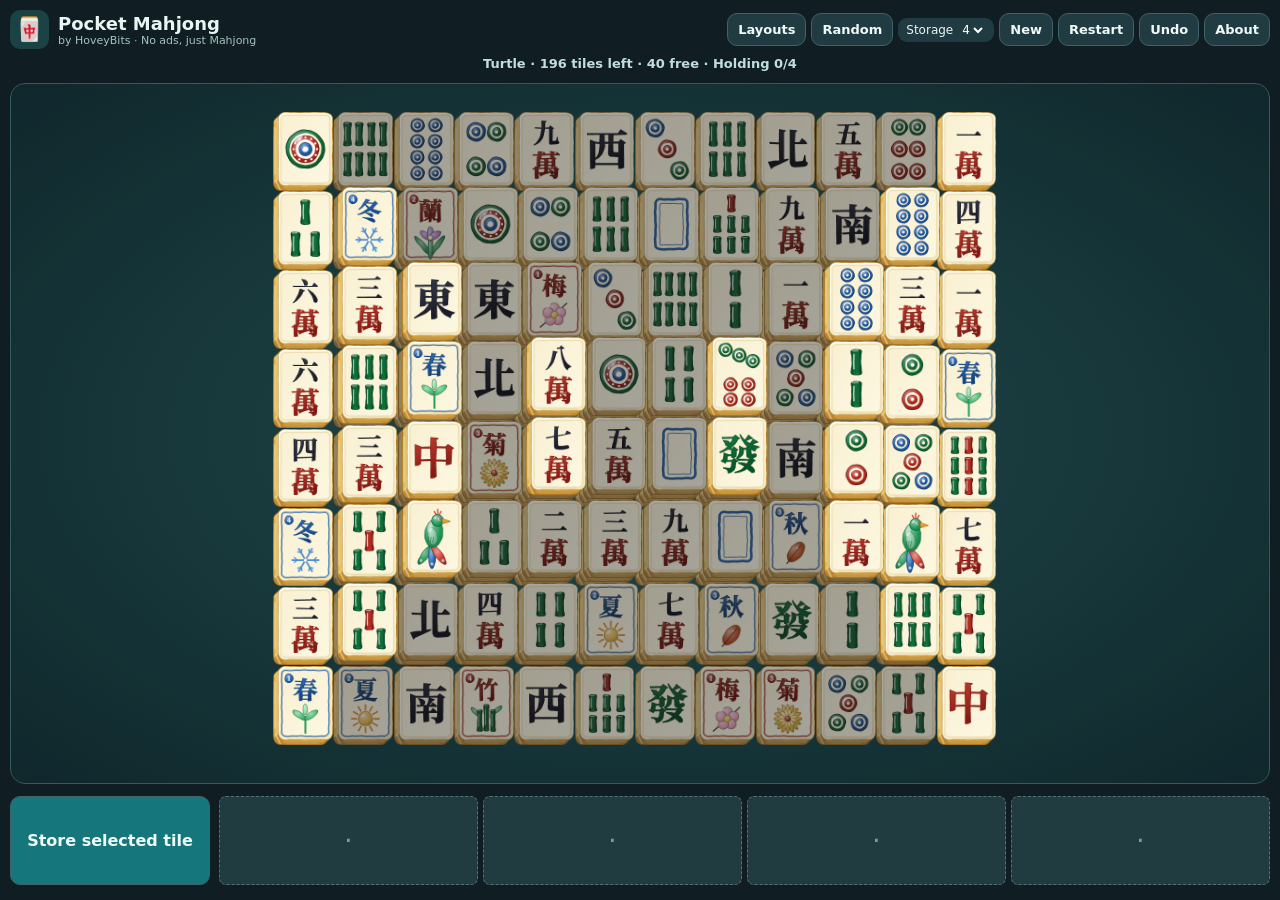
<file: mahjong/index.html>
<!doctype html>
<html lang="en"><head><meta charset="utf-8"><meta name="viewport" content="width=device-width,initial-scale=1,viewport-fit=cover"><meta name="theme-color" content="#10292d"><meta name="description" content="Pocket Mahjong: a free, ad-free Mahjong Solitaire game."><title>Pocket Mahjong · HoveyBits</title><link rel="stylesheet" href="style.css"></head>
<body><main class="app"><header><div class="brand"><span class="brand-icon">🀄</span><div><strong>Pocket Mahjong</strong><small>by HoveyBits · No ads, just Mahjong</small></div></div><div class="toolbar"><button id="layouts">Layouts</button><button id="random">Random</button><label class="storage-select">Storage <select id="capacity"><option value="0">0</option><option value="2">2</option><option value="4" selected>4</option><option value="8">8</option></select></label><button id="new">New</button><button id="restart">Restart</button><button id="undo">Undo</button><button id="about">About</button></div></header><div class="status" id="status" aria-live="polite">Loading game…</div><section id="board" class="board" aria-label="Mahjong Solitaire board"></section><footer class="tray"><button id="store" class="store">Store selected tile</button><div id="storage" class="storage" aria-label="Stored tiles"></div></footer></main>
<dialog id="layoutDialog"><div class="dialog-head"><h2>Choose a layout</h2><button data-close="layoutDialog" aria-label="Close">✕</button></div><div id="layoutList" class="layout-list"></div></dialog>
<dialog id="aboutDialog"><div class="dialog-head"><h2>About Pocket Mahjong</h2><button data-close="aboutDialog" aria-label="Close">✕</button></div><p>Just Mahjong. No ads, accounts, tracking, or interruptions.</p><p>Made for fun by <strong>HoveyBits</strong>. All game progress stays in this browser.</p><p>Pick two matching free tiles to remove them. A tile is free when nothing covers it and at least one side is open. You can also temporarily store a free tile in the tray.</p><p>Boards are generated with at least one valid solution, but not every move is guaranteed to lead to a win.</p></dialog>
<dialog id="winDialog"><h2>🎉 You won!</h2><p>You cleared every tile.</p><button id="playAgain">Play again</button></dialog>
<script src="game.js" defer></script></body></html>
</file>
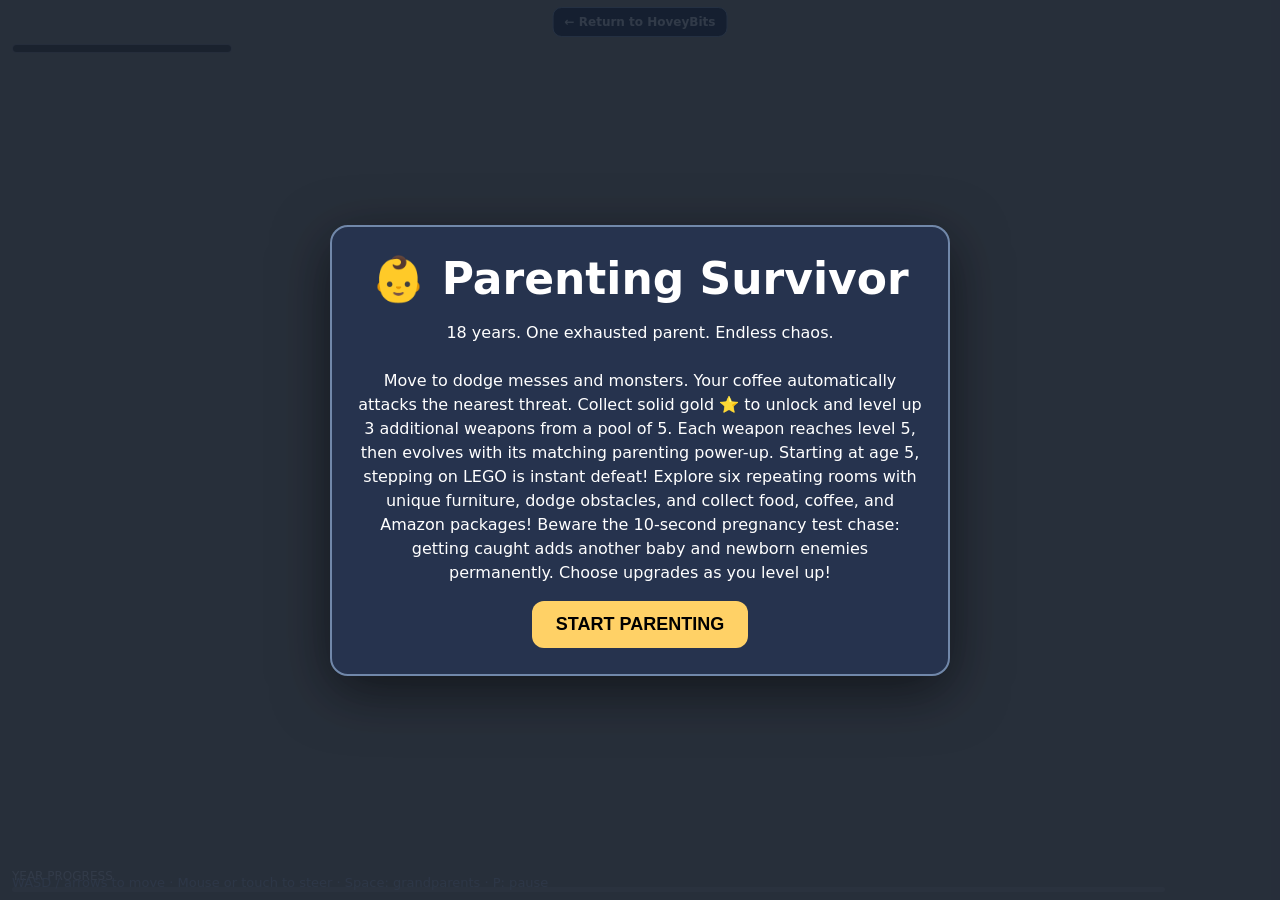
<file: parenting_survivor/index.html>
<!doctype html><html lang="en"><head><meta charset="utf-8"><meta name="viewport" content="width=device-width,initial-scale=1,user-scalable=no"><title>Parenting Survivor</title><style>*{box-sizing:border-box}body{margin:0;background:#151b2d;color:#fff;font:16px system-ui;overflow:hidden}canvas{display:block;width:100vw;height:100vh;touch-action:none}#home{position:fixed;z-index:5;top:7px;left:50%;transform:translateX(-50%);color:#fff;background:#26334eee;border:1px solid #a4b9d4;border-radius:9px;padding:7px 11px;font-size:12px;font-weight:800;text-decoration:none;white-space:nowrap}#home:hover{background:#405579}#overlay{z-index:10}#hud{position:fixed;top:10px;left:12px;right:12px;pointer-events:none;text-shadow:1px 2px 3px #111;display:flex;justify-content:space-between;gap:10px;font-weight:800}#help{position:fixed;bottom:10px;left:12px;color:#dce4f4;font-size:13px;pointer-events:none}#overlay{position:fixed;inset:0;background:#111b2bdc;display:grid;place-items:center;text-align:center;padding:20px}#panel{max-width:620px;background:#26334e;border:2px solid #7188aa;border-radius:18px;padding:26px;box-shadow:0 15px 55px #0008}h1{margin:0 0 8px;font-size:clamp(28px,5vw,44px)}p{line-height:1.5}button{background:#ffd166;border:0;border-radius:12px;padding:13px 24px;font-size:18px;font-weight:900;cursor:pointer}#ability{position:fixed;bottom:30px;right:20px;background:#ffd166;color:#202538;border:0;border-radius:50%;width:86px;height:86px;font-size:13px;padding:7px;display:none}#bar{position:fixed;top:44px;left:12px;width:220px;height:9px;border:1px solid #fff7;border-radius:6px;background:#0008;overflow:hidden}#fill{height:100%;width:0;background:#65e2a4}#banner{position:fixed;top:85px;left:50%;transform:translateX(-50%);font-weight:1000;font-size:clamp(20px,4vw,38px);text-align:center;color:#ffe17c;text-shadow:2px 3px #50232c;pointer-events:none;max-width:90vw}#choices{display:flex;gap:10px;flex-wrap:wrap;justify-content:center}#choices button{font-size:15px;padding:12px;flex:1;min-width:130px}#progress{position:fixed;bottom:8px;left:12px;right:115px;font-size:12px;pointer-events:none;color:#fff}#progressline{height:5px;background:#ffffff44;border-radius:8px;margin-top:4px;overflow:hidden}#progressfill{height:100%;background:#ffd166;width:0}</style></head><body><canvas id="c"></canvas><a id="home" href="../index.html">← Return to HoveyBits</a><div id="hud"><span id="stats"></span><span id="age"></span></div><div id="bar"><div id="fill"></div></div><div id="banner"></div><div id="progress">YEAR PROGRESS<div id="progressline"><div id="progressfill"></div></div></div><div id="help">WASD / arrows to move · Mouse or touch to steer · Space: grandparents · P: pause</div><button id="ability">👵👴<br>HELP!</button><div id="overlay"><div id="panel"><h1 id="title">👶 Parenting Survivor</h1><p id="message">18 years. One exhausted parent. Endless chaos.<br><br>Move to dodge messes and monsters. Your coffee automatically attacks the nearest threat. Collect solid gold ⭐ to unlock and level up 3 additional weapons from a pool of 5. Each weapon reaches level 5, then evolves with its matching parenting power-up. Starting at age 5, stepping on LEGO is instant defeat! Explore six repeating rooms with unique furniture, dodge obstacles, and collect food, coffee, and Amazon packages! Beware the 10-second pregnancy test chase: getting caught adds another baby and newborn enemies permanently. Choose upgrades as you level up!</p><button id="start">START PARENTING</button></div></div><script>
(()=>{'use strict';const canvas=document.querySelector('#c'),ctx=canvas.getContext('2d'),overlay=document.querySelector('#overlay'),title=document.querySelector('#title'),message=document.querySelector('#message'),start=document.querySelector('#start'),stats=document.querySelector('#stats'),ageEl=document.querySelector('#age'),fill=document.querySelector('#fill'),ability=document.querySelector('#ability'),banner=document.querySelector('#banner'),progressfill=document.querySelector('#progressfill');let W,H,dpr,game=null,last=0,keys={},pointer=null;const YEAR=60, weapons=[
['🩴','Flying Flip-Flop','flip','Homing sandals that smack nearby chaos'],
['🧦','Sock Tornado','sock','Orbiting laundry damages enemies on contact'],
['🧸','Toy Barrage','toy','Fires a spread of stuffed animals'],
['🫧','Bubble Bath','bubble','Pulsing bubbles damage everything nearby'],
['🍕','Pizza Delivery','pizza','Heavy piercing pizza slices fly across the screen']];
const evolutions={flip:['🩴 THE FLYING CHANCLA','reflex','Ricocheting high-damage sandals'],sock:['🧦 LAUNDRY APOCALYPSE','reach','A huge spinning wall of socks'],toy:['🧸 TOY STORE MELTDOWN','coffee','Explosive toy shotgun'],bubble:['🫧 BATH TIME TSUNAMI','voice','Rapid enormous cleansing shockwaves'],pizza:['🍕 INFINITE PIZZA NIGHT','grand','Massive piercing pizza storms']}; const upgrades=[['⚡ Dad Reflexes','Move 12% faster; dodge more easily','reflex'],['☕ Emergency Coffee','Faster shots and an extra heart','coffee'],['📣 Mom Voice','Shockwave knocks threats back','voice'],['👵👴 Grandparents Visiting','More frequent reinforcements','grand'],['🧹 Parent Reach','Collect stars from 10% farther away per level (max 5)','reach']];const palettes=[['#526c82','#b8d9e5','🍼','🧸'],['#7d6858','#f7dcb6','🧸','🧃'],['#826c4e','#d9c39b','🧸','🖍️'],['#78689a','#d9c8ef','🎨','🖍️'],['#588c79','#c7dfb7','🎒','🖍️'],['#a57759','#ead2ad','🧱','🧸'],['#527b8c','#b3d9e7','🚌','📚'],['#526c8b','#bfd5ef','📚','✏️'],['#3d8458','#a8d89d','⚽','🥅'],['#5b7e6c','#c0d2b7','🚗','🎒'],['#686a96','#d5d4f0','🧪','📚'],['#53627b','#b8c7dc','📱','🎧'],['#695879','#d7bfdc','🎧','📱'],['#4b6c85','#bdd4e5','🚙','📱'],['#3f7957','#b3dba3','🏀','⚽'],['#92644f','#ead2b2','📣','🏀'],['#66757d','#cbd5db','🚧','🚙'],['#5c598a','#d9d0f0','🎓','🎉']];const ages=[['Newborn Nightmare',['💩','🍼','🧷']],['Toddler Tornado',['🧸','💩','🥣']],['Terrible Twos',['😤','🧸','🧃']],['Threenager',['😡','🖍️','🧸']],['Preschool Pandemonium',['🎨','🧃','🦠']],['LEGO Apocalypse',['🧱','🦠','🧸']],['Kindergarten Chaos',['📚','🧱','🚌']],['Homework Havoc',['📚','✏️','🧱']],['Soccer Saturday',['⚽','🥅','🧱']],['Carpool Catastrophe',['🚗','⚽','🎒']],['Science Fair Frenzy',['🧪','📚','🎒']],['Middle School Mayhem',['📱','🧦','🗯️']],['Attitude Avalanche',['🙄','📱','🎧']],['Teenage Turbulence',['🚗','📱','😤']],['Sports Taxi Simulator',['⚽','🏀','🚗']],['Parent Sideline Wars',['😠','📣','🏀']],['Driving Lesson Disaster',['🚙','🚧','😠']],['Graduation Gauntlet',['🎓','💸','😠']]];function resize(){dpr=Math.min(devicePixelRatio||1,2);W=innerWidth;H=innerHeight;canvas.width=W*dpr;canvas.height=H*dpr;ctx.setTransform(dpr,0,0,dpr,0,0)}addEventListener('resize',resize);resize();function rand(a,b){return a+Math.random()*(b-a)}function dist(a,b){return Math.hypot(a.x-b.x,a.y-b.y)}function show(t,m,b){start.style.display='inline-block';title.textContent=t;message.innerHTML=m;start.textContent=b;overlay.style.display='grid';ability.style.display='none'}function begin(){game={p:{x:W/2,y:H/2,r:17,hp:5,max:5,inv:0},enemies:[],shots:[],gems:[],helpers:[],hazards:[],particles:[],age:1,time:0,score:0,kills:0,xp:0,need:8,power:1,fire:0,spawn:0,wave:4,waveNumber:0,helperCooldown:0,helperTime:0,paused:false,ended:false,children:1,pregnancy:null,nextPreg:rand(16,29),notice:0,noticeText:'',speed:225,coffee:0,voice:0,grand:0,levels:0,shock:0,upgrading:false,weapons:{},weaponTimers:{},weaponSpin:0,weaponShots:[],starCount:0,scrollY:0,loot:[],lootTimer:4,boost:0,bonusHeart:0,bonusTimer:0,reach:0,reflex:0,evolved:{},evolutionCount:0,roomHealClock:0,roomBonusClock:0,roomLabelClock:0};overlay.style.display='none';ability.style.display='block';last=performance.now()}start.onclick=begin;function notice(t,seconds=3){game.noticeText=t;game.notice=seconds}function levelUp(){let g=game;g.upgrading=true;g.paused=true;title.textContent='⭐ LEVEL '+(++g.levels)+' — CHOOSE AN UPGRADE';
message.innerHTML='Stars collected: '+g.starCount+' · Weapons equipped: '+(1+Object.keys(g.weapons).length)+'/4<div id="choices"></div>';
let choices=message.querySelector('#choices');let pool=[];
for(let [emoji,name,id,desc] of weapons){let level=g.weapons[id]||0;if(level>0||Object.keys(g.weapons).length<3){if(level<5)pool.push({name:emoji+' '+name+' '+(level?'Lv '+(level+1):'NEW'),desc:level?'Increase damage, frequency and coverage':desc,apply:()=>{g.weapons[id]=(g.weapons[id]||0)+1}})}}
for(let [id,[name,passive,desc]] of Object.entries(evolutions)){let ready=passive==='reflex'?g.reflex>0:passive==='reach'?g.reach>0:passive==='coffee'?g.coffee>0:passive==='voice'?g.voice>0:g.grand>0;if(g.weapons[id]===5&&ready&&!g.evolved[id])pool.push({name:'✨ '+name+' — EVOLVE!',desc,apply:()=>{g.evolved[id]=true;g.evolutionCount++;notice('✨ WEAPON EVOLVED: '+name,4)}})}
for(let [name,desc,id] of upgrades){if(id==='reach'&&g.reach>=5)continue;pool.push({name,desc,apply:()=>{if(id==='reflex'){g.speed*=1.12;g.reflex=(g.reflex||0)+1};if(id==='coffee'){g.coffee++;g.p.max++;g.p.hp=Math.min(g.p.max,g.p.hp+2)}if(id==='voice')g.voice++;if(id==='grand')g.grand++;if(id==='reach')g.reach=Math.min(5,g.reach+1)}})}
pool.sort(()=>Math.random()-.5);let shown=pool.slice(0,3);let evo=pool.find(o=>o.name.includes('— EVOLVE!'));if(evo&&!shown.includes(evo))shown[0]=evo;if(!shown.some(o=>weapons.some(w=>o.name.includes(w[1])))&&pool.some(o=>weapons.some(w=>o.name.includes(w[1]))))shown[0]=pool.find(o=>weapons.some(w=>o.name.includes(w[1])));
for(let o of shown){let b=document.createElement('button');b.innerHTML=o.name+'<small style="display:block;font-weight:500;margin-top:5px">'+o.desc+'</small>';b.onclick=()=>{o.apply();g.power++;g.upgrading=false;g.paused=false;overlay.style.display='none';ability.style.display='block';notice(o.name+'!',2)};choices.appendChild(b)}start.style.display='none';overlay.style.display='grid';ability.style.display='none'}
function weaponProjectile(x,y,vx,vy,emoji,damage,pierce=0,life=2){game.weaponShots.push({x,y,vx,vy,emoji,damage,pierce,life,r:13,hit:new Set()})}
function useWeapons(dt){let g=game,p=g.p;g.weaponSpin+=dt*2.7;for(let [id,lv] of Object.entries(g.weapons)){g.weaponTimers[id]=(g.weaponTimers[id]||0)-dt;if(id==='sock'){let n=lv+1+(g.evolved.sock?5:0),radius=g.evolved.sock?105:76;for(let i=0;i<n;i++){let a=g.weaponSpin+i*Math.PI*2/n,x=p.x+Math.cos(a)*radius,y=p.y+Math.sin(a)*radius;for(let e of g.enemies){if(e.hp>0&&Math.hypot(e.x-x,e.y-y)<(g.evolved.sock?43:26)){e.sockHit=(e.sockHit||0)-dt;if(e.sockHit<=0){e.hp-=Math.ceil(lv/2)*(g.evolved.sock?3:1);e.sockHit=g.evolved.sock?.25:.45}}}}continue}if(g.weaponTimers[id]>0)continue;
let target=g.enemies.length?g.enemies.reduce((a,b)=>dist(p,a)<dist(p,b)?a:b):null,angle=target?Math.atan2(target.y-p.y,target.x-p.x):rand(0,Math.PI*2);
if(id==='flip'&&target){for(let i=0;i<Math.min(g.evolved.flip?8:4,lv+(g.evolved.flip?3:0));i++){let a=angle+(i-(Math.min(g.evolved.flip?8:4,lv+(g.evolved.flip?3:0))-1)/2)*.22;weaponProjectile(p.x,p.y,Math.cos(a)*340,Math.sin(a)*340,g.evolved.flip?'🔥':'🩴',(1+Math.ceil(lv/2))*(g.evolved.flip?3:1),g.evolved.flip?7:1,2)}g.weaponTimers[id]=Math.max(.25,2.5-lv*.33)*(g.evolved.flip?.55:1)}
if(id==='toy'&&target){let n=2+lv+(g.evolved.toy?7:0);for(let i=0;i<n;i++){let a=angle+(i-(n-1)/2)*.18;weaponProjectile(p.x,p.y,Math.cos(a)*380,Math.sin(a)*380,g.evolved.toy?'💥':'🧸',(1+Math.floor(lv/2))*(g.evolved.toy?3:1))}g.weaponTimers[id]=Math.max(.35,2.8-lv*.30)*(g.evolved.toy?.65:1)}
if(id==='pizza'){let n=Math.min(g.evolved.pizza?12:5,lv+1+(g.evolved.pizza?6:0));for(let i=0;i<n;i++){let a=angle+(i-(n-1)/2)*.35;weaponProjectile(p.x,p.y,Math.cos(a)*280,Math.sin(a)*280,'🍕',(2+lv)*(g.evolved.pizza?3:1),g.evolved.pizza?18:3,2.3)}g.weaponTimers[id]=Math.max(.4,4.5-lv*.55)*(g.evolved.pizza?.5:1)}
if(id==='bubble'){let range=(110+lv*22)*(g.evolved.bubble?1.8:1);for(let e of g.enemies)if(e.hp>0&&dist(e,p)<range)e.hp-=(1+Math.floor(lv/2))*(g.evolved.bubble?4:1);g.particles.push({x:p.x,y:p.y,r:range,life:.45,max:.45});g.weaponTimers[id]=Math.max(.45,4-lv*.48)*(g.evolved.bubble?.55:1)}
}for(let s of g.weaponShots){s.x+=s.vx*dt;s.y+=s.vy*dt;s.life-=dt;for(let e of g.enemies){if(e.hp>0&&!s.hit.has(e)&&dist(s,e)<e.r+s.r){e.hp-=s.damage;s.hit.add(e);if(s.hit.size>s.pierce){s.life=0;break}}}}g.weaponShots=g.weaponShots.filter(s=>s.life>0);for(let e of g.enemies)if(e.hp<=0&&!e.rewarded){e.rewarded=true;g.kills++;g.score+=10;g.gems.push({x:e.x,y:e.y,r:9,emoji:'⭐'})}g.particles=g.particles.filter(v=>(v.life-=dt)>0)}
function helpers(){let g=game;if(!g||g.ended||g.paused||g.helperCooldown>0)return;g.helperTime=9+g.grand*2;g.helperCooldown=Math.max(8,24-g.grand*4);g.helpers=[{angle:0},{angle:Math.PI}]}ability.onclick=helpers;addEventListener('keydown',e=>{let k=e.key.toLowerCase();keys[k]=true;if([' ','arrowup','arrowdown','arrowleft','arrowright'].includes(k))e.preventDefault();if(k===' ')helpers();if(k==='p'&&game&&!game.ended&&!game.upgrading)game.paused=!game.paused});addEventListener('keyup',e=>keys[e.key.toLowerCase()]=false);canvas.addEventListener('pointerdown',e=>{pointer={x:e.clientX,y:e.clientY};canvas.setPointerCapture(e.pointerId)});canvas.addEventListener('pointermove',e=>{if(pointer)pointer={x:e.clientX,y:e.clientY}});canvas.addEventListener('pointerup',()=>pointer=null);function spawn(){let g=game,angle=rand(0,Math.PI*2),r=Math.max(W,H)*.68+40,x=g.p.x+Math.cos(angle)*r,y=g.p.y+Math.sin(angle)*r; x=Math.max(-25,Math.min(W+25,x));y=Math.max(-25,Math.min(H+25,y));let pool=(g.children>1&&Math.random()<Math.min(.65,(g.children-1)*.20))?ages[0][1]:ages[g.age-1][1],emoji=pool[Math.floor(Math.random()*pool.length)];g.enemies.push({x,y,r:17,hp:Math.max(1,Math.round((1+Math.pow(g.age-1,1.32)*.38+g.waveNumber*.55)*(1+Math.max(0,g.children-1)*.12)*rand(.85,1.2))),speed:rand(40,65)+g.age*2,emoji,hit:0});if(g.age>=5&&Math.random()<.22){let hx=rand(30,W-30),hy=rand(75,H-30);if(roomAt(hy,g)===2&&Math.random()<.65){for(let tries=0;tries<8;tries++){let candidate=rand(75,H-30);if(roomAt(candidate,g)===2){hy=candidate;break}}}if(!obstructed(hx,hy,20))g.hazards.push({x:hx,y:hy,r:13,life:22,emoji:'🧱'})}}const ROOM_NAMES=['LIVING ROOM','KITCHEN','PLAYROOM','BEDROOM','BATHROOM','HOME OFFICE'];
const ROOM_FLOORS=['#c5ad8d','#d6d0bd','#b9d5b4','#b6a4c7','#a8cbd2','#b8aa90'];
function roomIndex(row){return ((row%6)+6)%6}
function roomAt(y,g=game){return roomIndex(Math.floor(((g?.scrollY||0)+y)/480))}
const ROOM_PERKS=['📦 More Amazon deliveries','🥗 More healing food','🧱 Extra LEGO traps (age 5+)','💤 Rest slowly restores health','🫧 Periodic cleansing pulse','⭐ 25% chance of bonus XP'];
function houseObjects(g){let arr=[],offset=g.scrollY||0,first=Math.floor((offset-180)/480)-1,last=Math.ceil((offset+H+180)/480)+1;let narrow=W<550;
for(let row=first;row<=last;row++){let base=row*480-offset,type=roomIndex(row),left=Math.max(58,W*.24),right=Math.min(W-58,W*.76);let add=(x,y,w,h,kind)=>arr.push({x,y:base+y,w,h,type:kind});
// Furniture is deliberately staggered, keeping a navigable central aisle.
if(type===0){add(left,140,narrow?76:115,48,'sofa');add(right,320,narrow?64:94,54,'table')}
if(type===1){add(left,140,narrow?72:110,56,'counter');add(right,310,narrow?66:96,62,'fridge')}
if(type===2){add(left,160,narrow?64:94,68,'toybox');add(right,325,narrow?68:100,50,'playmat')}
if(type===3){add(left,140,narrow?80:120,84,'bed');add(right,325,narrow?55:76,50,'dresser')}
if(type===4){add(left,155,narrow?72:100,75,'tub');add(right,320,narrow?56:75,54,'sink')}
if(type===5){add(left,145,narrow?80:110,60,'desk');add(right,315,narrow?62:82,65,'bookshelf')}
// Wall partitions along the edges: visually define rooms without sealing corridors.
if(W>690){add(15,240,22,100,'wall');add(W-15,240,22,100,'wall')}
}return arr}
function drawFurniture(o){let x=o.x-o.w/2,y=o.y-o.h/2;ctx.lineWidth=3;ctx.strokeStyle='#4c4038';const colors={sofa:'#735a88',table:'#986b45',counter:'#e5d5bb',fridge:'#dfe8ed',toybox:'#dba653',playmat:'#e1a6a2',bed:'#e6d3eb',dresser:'#966d4b',tub:'#f0f7f8',sink:'#e4eff2',desk:'#9b744e',bookshelf:'#8c6144',wall:'#7c6a60'};ctx.fillStyle=colors[o.type]||'#987';ctx.beginPath();ctx.roundRect(x,y,o.w,o.h,7);ctx.fill();ctx.stroke();ctx.fillStyle='#ffffff66';
if(o.type==='sofa'){ctx.fillRect(x+8,y+8,o.w-16,12);ctx.fillRect(x+8,y+25,12,o.h-31);ctx.fillRect(x+o.w-20,y+25,12,o.h-31)}
else if(o.type==='bed'){ctx.fillRect(x+8,y+8,o.w-16,21);ctx.fillStyle='#fff8e8';ctx.fillRect(x+12,y+10,o.w-24,15)}
else if(o.type==='fridge'){ctx.fillRect(x+8,y+o.h*.45,o.w-16,3);ctx.fillRect(x+o.w-14,y+10,3,14)}
else if(o.type==='counter'||o.type==='desk'){ctx.fillRect(x+8,y+8,o.w-16,7)}
else if(o.type==='tub'){ctx.beginPath();ctx.ellipse(o.x,o.y,o.w*.37,o.h*.32,0,0,Math.PI*2);ctx.fillStyle='#82cbdc';ctx.fill()}
else if(o.type==='playmat'){ctx.fillStyle='#ffd76e';ctx.fillRect(x+8,y+8,o.w*.3,o.h*.35);ctx.fillStyle='#83bddc';ctx.fillRect(x+o.w*.5,y+o.h*.45,o.w*.3,o.h*.35)}
else if(o.type==='bookshelf'){for(let i=9;i<o.h;i+=17){ctx.fillRect(x+5,y+i,o.w-10,3)}}
else if(o.type==='toybox'){ctx.fillStyle='#d95856';ctx.fillRect(x+8,y+8,o.w-16,8)}
else if(o.type==='sink'){ctx.beginPath();ctx.arc(o.x,o.y,Math.min(o.w,o.h)*.26,0,Math.PI*2);ctx.fillStyle='#88bed0';ctx.fill()}
else if(o.type==='table'){ctx.beginPath();ctx.arc(o.x,o.y,11,0,Math.PI*2);ctx.fillStyle='#e9d7b5';ctx.fill()}
else if(o.type==='dresser'){for(let i=12;i<o.h;i+=18)ctx.fillRect(x+10,y+i,o.w-20,3)}
}
function drawRooms(g){let offset=g.scrollY||0,first=Math.floor((offset-100)/480)-1,last=Math.ceil((offset+H+100)/480)+1;for(let row=first;row<=last;row++){let y=row*480-offset,type=roomIndex(row);ctx.fillStyle=ROOM_FLOORS[type];ctx.fillRect(0,y,W,480);ctx.strokeStyle='#ffffff35';ctx.lineWidth=1;
if(type===1||type===4){for(let tx=0;tx<W;tx+=42){ctx.beginPath();ctx.moveTo(tx,y);ctx.lineTo(tx,y+480);ctx.stroke()}for(let ty=y;ty<y+480;ty+=42){ctx.beginPath();ctx.moveTo(0,ty);ctx.lineTo(W,ty);ctx.stroke()}}
else{for(let ty=y+14;ty<y+480;ty+=28){ctx.beginPath();ctx.moveTo(0,ty);ctx.lineTo(W,ty);ctx.stroke()}}
ctx.fillStyle='#69594e';ctx.fillRect(0,y,W,9);ctx.fillRect(0,y+471,W,9);ctx.fillStyle='#ffffffd9';ctx.fillRect(8,y+22,Math.min(230,W-16),34);ctx.fillStyle='#263347';ctx.font='bold 15px system-ui';ctx.textAlign='left';ctx.textBaseline='middle';ctx.fillText(['🛋️','🍳','🧸','🛏️','🛁','📚'][type]+' '+ROOM_NAMES[type],18,y+40);ctx.font='11px system-ui';ctx.fillStyle='#243348';ctx.fillText(ROOM_PERKS[type],18,y+69);
// Decorative objects are non-colliding so they don't create invisible barriers.
ctx.font='24px system-ui';ctx.fillText(['🪴','🍽️','🖍️','💡','🧼','🖥️'][type],Math.max(20,W-55),y+82);
}}
function obstructed(x,y,r=16){return houseObjects(game).some(o=>Math.abs(x-o.x)<o.w/2+r&&Math.abs(y-o.y)<o.h/2+r)}
function dropLoot(){let g=game;let kinds=['🥕','🍎','🥦','🍔','🥩','🐟','☕','📦'];let kind=kinds[Math.floor(Math.random()*kinds.length)];for(let n=0;n<15;n++){let x=rand(38,W-38),y=rand(105,H-45);let room=roomAt(y,g);if(room===0&&Math.random()<.48)kind='📦';if(room===1&&Math.random()<.70)kind=['🥕','🍎','🥦','🍔','🥩','🐟'][Math.floor(rand(0,6))];if(room===3&&Math.random()<.45)kind='☕';if(!obstructed(x,y,24)&&Math.hypot(x-g.p.x,y-g.p.y)>85){g.loot.push({x,y,kind,life:38,r:16});break}}}
function openPackage(){
 let g=game;if(!g||g.ended||g.upgrading)return;
 let rewards=[];
 rewards.push({name:'🍔 Emergency Food Delivery',desc:'Restore one heart. At full health, gain a temporary bonus heart and speed boost.',apply:()=>heal(1)});
 let available=weapons.filter(w=>((g.weapons[w[2]]||0)>0&&(g.weapons[w[2]]||0)<5)||(!g.weapons[w[2]]&&Object.keys(g.weapons).length<3));
 for(let w of available){let lv=g.weapons[w[2]]||0;rewards.push({name:w[0]+' '+w[1]+' — '+(lv?'Level '+(lv+1):'NEW WEAPON'),desc:lv?'Improves this weapon’s damage and attack pattern.':w[3],apply:()=>{g.weapons[w[2]]=(g.weapons[w[2]]||0)+1}})}
 for(let [name,desc,id] of upgrades){if(id==='reach'&&g.reach>=5)continue;rewards.push({name,desc,apply:()=>{if(id==='reflex'){g.speed*=1.12;g.reflex++}if(id==='coffee'){g.coffee++;g.p.max++;g.p.hp=Math.min(g.p.max,g.p.hp+2)}if(id==='voice')g.voice++;if(id==='grand')g.grand++;if(id==='reach')g.reach++}})}
 let reward=rewards[Math.floor(Math.random()*rewards.length)];
 g.paused=true;g.upgrading=true;
 title.textContent='📦 AMAZON DELIVERY!';
 message.innerHTML='Surprise! Your package contains:<div id="packageReward" style="background:#19253d;border:1px solid #829ac0;border-radius:12px;padding:15px;margin:16px 0"><strong style="font-size:20px"></strong><p style="margin:8px 0 0"></p></div><div id="choices"></div><p style="font-size:13px;color:#d6e4f5">Return the package for +10 stars (currency). Stars earned toward XP remain unchanged.</p>';
 message.querySelector('#packageReward strong').textContent=reward.name;
 message.querySelector('#packageReward p').textContent=reward.desc;
 let choices=message.querySelector('#choices');
 function close(){g.paused=false;g.upgrading=false;overlay.style.display='none';ability.style.display='block'}
 let accept=document.createElement('button');accept.textContent='✓ Accept package';accept.onclick=()=>{reward.apply();close();notice('📦 '+reward.name,2.5)};
 let reject=document.createElement('button');reject.textContent='↩ Return for +10 ⭐';reject.style.background='#a8e8c0';reject.onclick=()=>{g.starCount+=10;g.score+=20;close();notice('📦 RETURNED! +10 STARS',2.5)};
 choices.append(accept,reject);start.style.display='none';overlay.style.display='grid';ability.style.display='none';
}
function takeLoot(item){let g=game,p=g.p,k=item.kind;if(k==='☕'){g.boost=10;notice('☕ CAFFEINE RUSH! 10s SPEED BOOST',2);return}if(k==='📦'){openPackage();return}heal(['🥕','🍎','🥦'].includes(k)?.5:1);notice('🍽️ SNACK TIME!',1.5)}
function heal(n){let g=game,p=g.p;if(p.hp>=p.max){g.bonusHeart=1;g.bonusTimer=5;g.boost=Math.max(g.boost,5);notice('💪 EXTRA HEART + SPEED! 5s',2)}else{p.hp=Math.min(p.max,p.hp+n);if(p.hp>=p.max&&n>=1){g.bonusHeart=1;g.bonusTimer=5;g.boost=Math.max(g.boost,5)}}}
function damage(n){let g=game;if(g.p.inv>0)return;if(g.bonusHeart>0){g.bonusHeart=0;g.bonusTimer=0;g.p.inv=1.15;return}g.p.hp-=n;g.p.inv=1.15;if(g.p.hp<=0)end(false)}function end(win){game.ended=true;show(win?'🎓 YOU SURVIVED PARENTING!':'☕ PARENT DOWN!',win?'All 18 years complete. You deserve a vacation.':`You made it to age ${game.age}. Defeated ${game.kills} parenting crises.<br>Remember: LEGO is forever.`, 'TRY AGAIN')}function shoot(x,y,target,grand=false){let d=dist({x,y},target)||1;game.shots.push({x,y,vx:(target.x-x)/d*420,vy:(target.y-y)/d*420,r:grand?7:6,life:1.2,grand})}function update(dt){let g=game;if(!g||g.ended||g.paused)return;g.time+=dt;g.boost=Math.max(0,g.boost-dt);g.bonusTimer=Math.max(0,g.bonusTimer-dt);if(g.bonusTimer<=0)g.bonusHeart=0;g.lootTimer-=dt;if(g.lootTimer<=0){dropLoot();g.lootTimer=roomAt(g.p.y,g)===0?rand(3,5):rand(5,9)}g.loot=g.loot.filter(o=>(o.life-=dt)>0);g.notice=Math.max(0,g.notice-dt);
// Rooms reward exploration without forcing players to stay in one place.
let currentRoom=roomAt(g.p.y,g);g.roomHealClock+=dt;g.roomBonusClock+=dt;
if(currentRoom===3&&g.roomHealClock>=18){g.roomHealClock=0;if(g.p.hp<g.p.max){g.p.hp=Math.min(g.p.max,g.p.hp+.5);notice('🛏️ QUICK NAP: +½ HEART',2)}}
if(currentRoom===4&&g.roomBonusClock>=12){g.roomBonusClock=0;let hits=0;for(let e of g.enemies){if(e.hp>0&&dist(e,g.p)<175){e.hp-=3+g.age*.3;hits++}}if(hits)notice('🛁 BATHROOM CLEANUP! '+hits+' ENEMIES HIT',2)}
if(currentRoom===2&&g.age>=5&&g.roomBonusClock>=9){g.roomBonusClock=0;for(let tries=0;tries<10;tries++){let hx=rand(30,W-30),hy=rand(80,H-30);if(roomAt(hy,g)===2&&!obstructed(hx,hy,20)&&dist({x:hx,y:hy},g.p)>85){g.hazards.push({x:hx,y:hy,r:13,life:25,emoji:'🧱'});break}}}
g.nextPreg-=dt;let p=g.p;if(g.nextPreg<=0&&!g.pregnancy&&g.age<18){g.pregnancy={x:Math.random()<.5?-25:W+25,y:rand(90,H-25),timer:10};g.nextPreg=rand(38,58);notice('⚠️ PREGNANCY TEST! DODGE FOR 10 SECONDS!',3)}if(g.pregnancy){let q=g.pregnancy,d=Math.hypot(p.x-q.x,p.y-q.y)||1;q.x+=(p.x-q.x)/d*(260+g.age*3)*dt;q.y+=(p.y-q.y)/d*(260+g.age*3)*dt;q.timer-=dt;if(d<32){g.children++;g.pregnancy=null;notice('YOU HAD ANOTHER???? 👶  '+g.children+' KIDS!',5)}else if(q.timer<=0){g.pregnancy=null;notice('PHEW! FALSE ALARM!',3)}}p.inv=Math.max(0,p.inv-dt);g.helperCooldown=Math.max(0,g.helperCooldown-dt);g.helperTime=Math.max(0,g.helperTime-dt);if(g.helperTime<=0)g.helpers=[];let dx=(keys.d||keys.arrowright?1:0)-(keys.a||keys.arrowleft?1:0),dy=(keys.s||keys.arrowdown?1:0)-(keys.w||keys.arrowup?1:0);if(pointer){dx=pointer.x-p.x;dy=pointer.y-p.y;if(Math.hypot(dx,dy)<15)dx=dy=0}let l=Math.hypot(dx,dy)||1;let sp=g.speed*(g.boost>0?1.65:1),oldX=p.x,oldY=p.y;let mx=dx/l*sp*dt,my=dy/l*sp*dt;p.x=Math.max(18,Math.min(W-18,p.x+mx));if(obstructed(p.x,p.y,p.r))p.x=oldX;
// Vertical movement scrolls the endless house past the player.
let targetY=Math.max(85,Math.min(H-55,p.y+my));let scrollDelta=targetY-oldY;if(Math.abs(scrollDelta)>0){g.scrollY+=scrollDelta;if(obstructed(p.x,p.y,p.r)){g.scrollY-=scrollDelta}else{for(let group of [g.enemies,g.shots,g.gems,g.hazards,g.weaponShots,g.loot,g.particles])for(let obj of group)obj.y-=scrollDelta;if(g.pregnancy)g.pregnancy.y-=scrollDelta;for(let h of g.helpers)if(h.y!==undefined)h.y-=scrollDelta;}}for(let o of g.loot){if(dist(o,p)<p.r+o.r+4){takeLoot(o);o.life=0}}g.loot=g.loot.filter(o=>o.life>0);g.wave-=dt;if(g.wave<=0){g.waveNumber++;let count=Math.min(48,8+Math.floor(g.age*1.7)+Math.floor(g.waveNumber*2.5));for(let i=0;i<count;i++)spawn();g.wave=Math.max(8,14-g.age*.2);notice('🌊 WAVE '+g.waveNumber+' — '+count+' NEW PROBLEMS!',2.5)}g.spawn-=dt;if(g.spawn<=0){if(g.enemies.length<220)spawn();g.spawn=Math.max(.10,.58-g.age*.021-g.waveNumber*.012)}g.fire-=dt;if(g.fire<=0&&g.enemies.length){let target=g.enemies.reduce((a,b)=>dist(p,a)<dist(p,b)?a:b);shoot(p.x,p.y,target);g.fire=Math.max(.10,.48-g.coffee*.065-g.power*.008)}g.helpers.forEach((h,i)=>{h.angle+=dt*2.2;h.x=p.x+Math.cos(h.angle+i*Math.PI)*65;h.y=p.y+Math.sin(h.angle+i*Math.PI)*65;h.fire=(h.fire||0)-dt;if(h.fire<=0&&g.enemies.length){let target=g.enemies.reduce((a,b)=>dist(h,a)<dist(h,b)?a:b);shoot(h.x,h.y,target,true);h.fire=.55}});useWeapons(dt);g.shock-=dt;if(g.voice>0&&g.shock<=0){g.shock=Math.max(3,10-g.voice*1.3);for(let e of g.enemies){let d=dist(e,p);if(d<170+g.voice*25){e.hp-=g.voice;e.x+=(e.x-p.x)/(d||1)*90;e.y+=(e.y-p.y)/(d||1)*90;if(e.hp<=0){g.kills++;g.score+=10;g.gems.push({x:e.x,y:e.y,r:9,emoji:'⭐'})}}}notice('📣 MOM VOICE!',1)}for(let e of g.enemies){if(e.hp<=0)continue;let d=dist(e,p)||1;let ex=e.x,ey=e.y;e.x+=(p.x-e.x)/d*e.speed*dt;if(obstructed(e.x,e.y,e.r))e.x=ex;e.y+=(p.y-e.y)/d*e.speed*dt;if(obstructed(e.x,e.y,e.r))e.y=ey;if(d<e.r+p.r-5)damage(1)}for(let s of g.shots){s.x+=s.vx*dt;s.y+=s.vy*dt;s.life-=dt;for(let e of g.enemies){if(e.hp>0&&dist(s,e)<e.r+s.r){e.hp-=s.grand?2:1;s.life=0;if(e.hp<=0){g.kills++;g.score+=10;g.gems.push({x:e.x,y:e.y,r:9,emoji:'⭐'})}break}}}g.shots=g.shots.filter(s=>s.life>0);g.enemies=g.enemies.filter(e=>e.hp>0);for(let h of g.hazards){h.life-=dt;if(dist(h,p)<h.r+p.r-5){end(false);return}}g.hazards=g.hazards.filter(h=>h.life>0);g.gems=g.gems.filter(gem=>{if(dist(gem,p)<p.r*Math.pow(1.1,g.reach)){g.xp++;if(roomAt(gem.y,g)===5&&Math.random()<.25)g.xp++;g.starCount++;g.score+=2;if(g.xp>=g.need){g.xp=0;g.need=Math.ceil(g.need*1.22);p.hp=Math.min(p.max,p.hp+1);levelUp()}return false}return true});if(g.time>=YEAR){g.time=0;g.age++;g.wave=3;g.waveNumber=0;g.enemies=[];g.hazards=[];p.hp=Math.min(p.max,p.hp+2);if(g.age>18){end(true);return}notice('🎉 AGE '+g.age+' — '+ages[g.age-1][0],4)}stats.textContent=`❤️ ${p.hp}${g.bonusHeart?'+1':''}/${p.max}${g.boost>0?' ☕ '+Math.ceil(g.boost)+'s':''}  👶 ${g.children}  ⭐ ${g.starCount}  🧹 ${g.reach}/5  ⚡ ${g.levels}  ✨ ${g.evolutionCount}/3  👵 ${g.helperCooldown?Math.ceil(g.helperCooldown)+'s':'READY'}`;ageEl.textContent=`AGE ${g.age}/18 · ${ages[g.age-1][0]} · WAVE ${g.waveNumber} · ${Math.ceil(YEAR-g.time)}s · ${ROOM_NAMES[roomAt(p.y,g)]}`;fill.style.width=(100*g.xp/g.need)+'%';progressfill.style.width=(100*g.time/YEAR)+'%';banner.textContent=g.notice>0?g.noticeText:'';ability.style.opacity=g.helperCooldown?'.5':'1';ability.innerHTML=g.helperCooldown?`👵👴<br>${Math.ceil(g.helperCooldown)}s`:'👵👴<br>HELP!'}function draw(){ctx.clearRect(0,0,W,H);ctx.fillStyle='#b8ab98';ctx.fillRect(0,0,W,H);if(!game)return;drawRooms(game);let g=game;ctx.save();for(let o of houseObjects(g))drawFurniture(o);ctx.globalAlpha=1;function emoji(t,x,y,size=28){ctx.font=`${size}px system-ui,Apple Color Emoji,Segoe UI Emoji`;ctx.textAlign='center';ctx.textBaseline='middle';ctx.fillText(t,x,y)}if(g.pregnancy){ctx.beginPath();ctx.arc(g.pregnancy.x,g.pregnancy.y,30,0,Math.PI*2);ctx.strokeStyle='#ff637b';ctx.lineWidth=4;ctx.stroke();emoji('🧪',g.pregnancy.x,g.pregnancy.y,36);ctx.fillStyle='#fff';ctx.font='bold 13px system-ui';ctx.fillText(g.pregnancy.timer.toFixed(1)+'s',g.pregnancy.x,g.pregnancy.y-35)}if(g.reach>0){ctx.beginPath();ctx.arc(g.p.x,g.p.y,g.p.r*Math.pow(1.1,g.reach),0,Math.PI*2);ctx.strokeStyle='#ffe07a88';ctx.lineWidth=2;ctx.setLineDash([4,5]);ctx.stroke();ctx.setLineDash([])}for(let item of g.loot){ctx.fillStyle=item.kind==='📦'?'#d59a52':'#ffffffdf';ctx.beginPath();ctx.arc(item.x,item.y,19,0,Math.PI*2);ctx.fill();emoji(item.kind,item.x,item.y,27)}for(let gem of g.gems){ctx.fillStyle='#ffe07a';ctx.beginPath();ctx.arc(gem.x,gem.y,11,0,Math.PI*2);ctx.fill();ctx.strokeStyle='#fff4c2';ctx.lineWidth=2;ctx.stroke();emoji('★',gem.x,gem.y,17)}for(let h of g.hazards){ctx.beginPath();ctx.arc(h.x,h.y,18,0,Math.PI*2);ctx.fillStyle='#f4433655';ctx.fill();emoji('🧱',h.x,h.y,26)}for(let e of g.enemies){ctx.fillStyle='#fff0d9';ctx.beginPath();ctx.arc(e.x,e.y,17,0,Math.PI*2);ctx.fill();emoji(e.emoji,e.x,e.y,29)}for(let s of g.weaponShots)emoji(s.emoji,s.x,s.y,26);if(g.weapons.sock){let n=g.weapons.sock+1+(g.evolved.sock?5:0),radius=g.evolved.sock?105:76;for(let i=0;i<n;i++){let a=g.weaponSpin+i*Math.PI*2/n;emoji('🧦',g.p.x+Math.cos(a)*radius,g.p.y+Math.sin(a)*radius,g.evolved.sock?35:28)}}for(let v of g.particles){ctx.strokeStyle='rgba(150,240,255,'+(v.life/v.max)+')';ctx.lineWidth=8;ctx.beginPath();ctx.arc(v.x,v.y,v.r*(1-v.life/v.max*.15),0,Math.PI*2);ctx.stroke()}for(let s of g.shots){ctx.beginPath();ctx.arc(s.x,s.y,s.r,0,Math.PI*2);ctx.fillStyle=s.grand?'#9de5ff':'#d8a06b';ctx.fill()}for(let h of g.helpers)emoji('👵',h.x,h.y,31);let p=g.p;if(g.bonusHeart){emoji('💖',p.x+24,p.y-27,22)}ctx.beginPath();ctx.arc(p.x,p.y,23,0,Math.PI*2);ctx.fillStyle=p.inv>0?'#ffe89a88':'#77c9ff55';ctx.fill();emoji('🧑',p.x,p.y,35);ctx.restore();if(g.paused){ctx.fillStyle='#0009';ctx.fillRect(0,0,W,H);ctx.fillStyle='white';ctx.font='bold 46px system-ui';ctx.textAlign='center';ctx.fillText('PAUSED',W/2,H/2)}}function frame(t){let dt=Math.min((t-last)/1000||0,.04);last=t;update(dt);draw();requestAnimationFrame(frame)}requestAnimationFrame(frame)})();
</script></body></html>
</file>
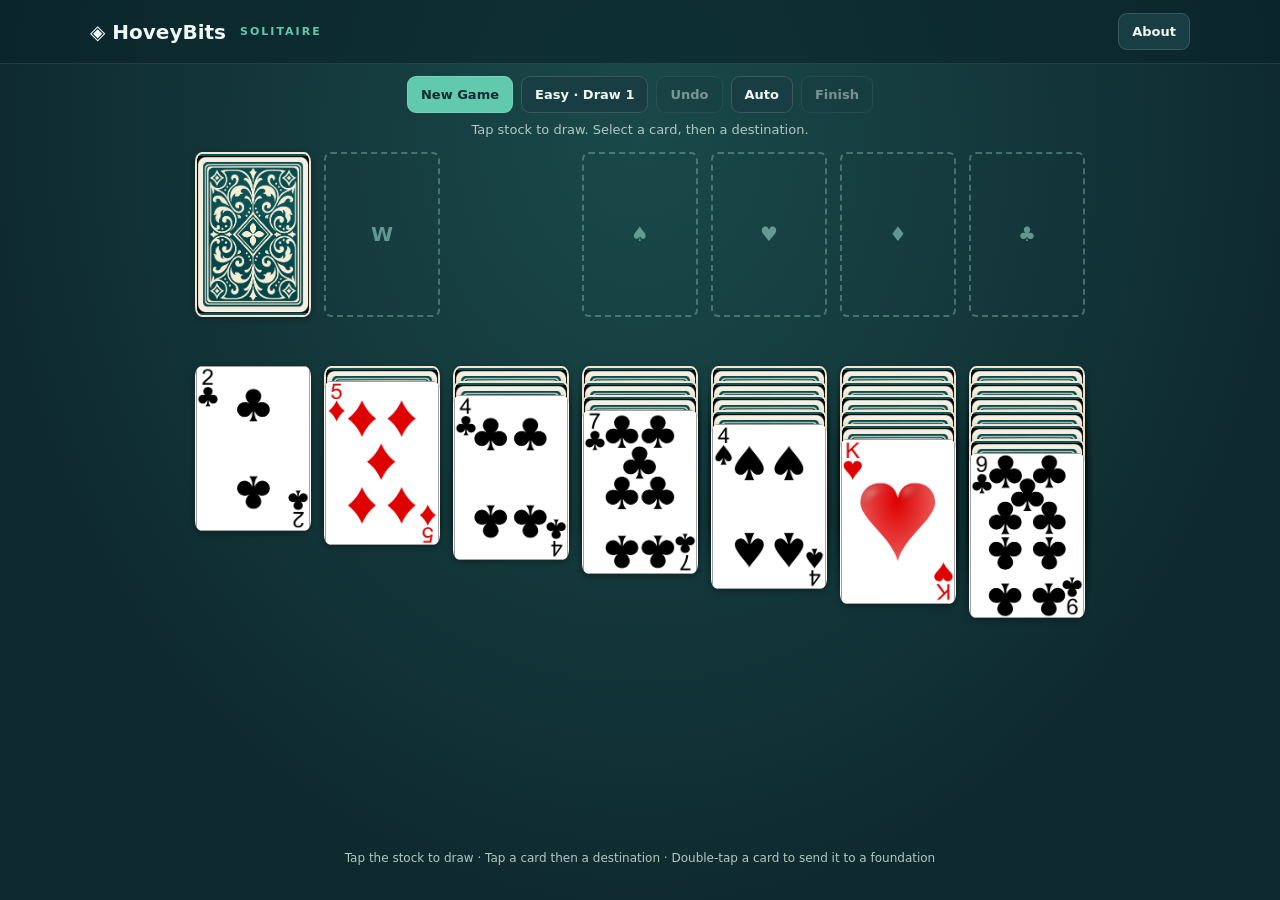
<file: solitaire/index.html>
<!doctype html><html lang="en"><head><meta charset="utf-8"><meta name="viewport" content="width=device-width,initial-scale=1,viewport-fit=cover"><meta name="theme-color" content="#0e292e"><title>Solitaire | HoveyBits</title><link rel="stylesheet" href="style.css"></head><body>
<header><a class="brand" href="../">◈ HoveyBits</a><span class="subtitle">SOLITAIRE</span><button id="about">About</button></header>
<main><div class="toolbar"><button id="new">New Game</button><button id="mode">Easy · Draw 1</button><button id="undo">Undo</button><button id="auto">Auto</button><button id="finish">Finish</button></div><div id="message" role="status">Select a card, then a destination.</div><div id="board" aria-label="Solitaire game board"></div><div class="hint">Tap the stock to draw · Tap a card then a destination · Double-tap a card to send it to a foundation</div></main>
<dialog id="aboutDialog"><h2>Pocket Solitaire</h2><p>A classic Klondike game by HoveyBits.</p><p>Free to play · No ads · No accounts</p><div class="dialog-links"><a href="../">Visit HoveyBits</a><a href="../privacy.html">Privacy Policy</a></div><button class="close">Back to Game</button></dialog>
<dialog id="winDialog"><h2>🎉 You won!</h2><p>All 52 cards are home.</p><button id="playAgain">Play Again</button><button class="close">Close</button></dialog>
<script src="game.js" defer></script></body></html>
</file>
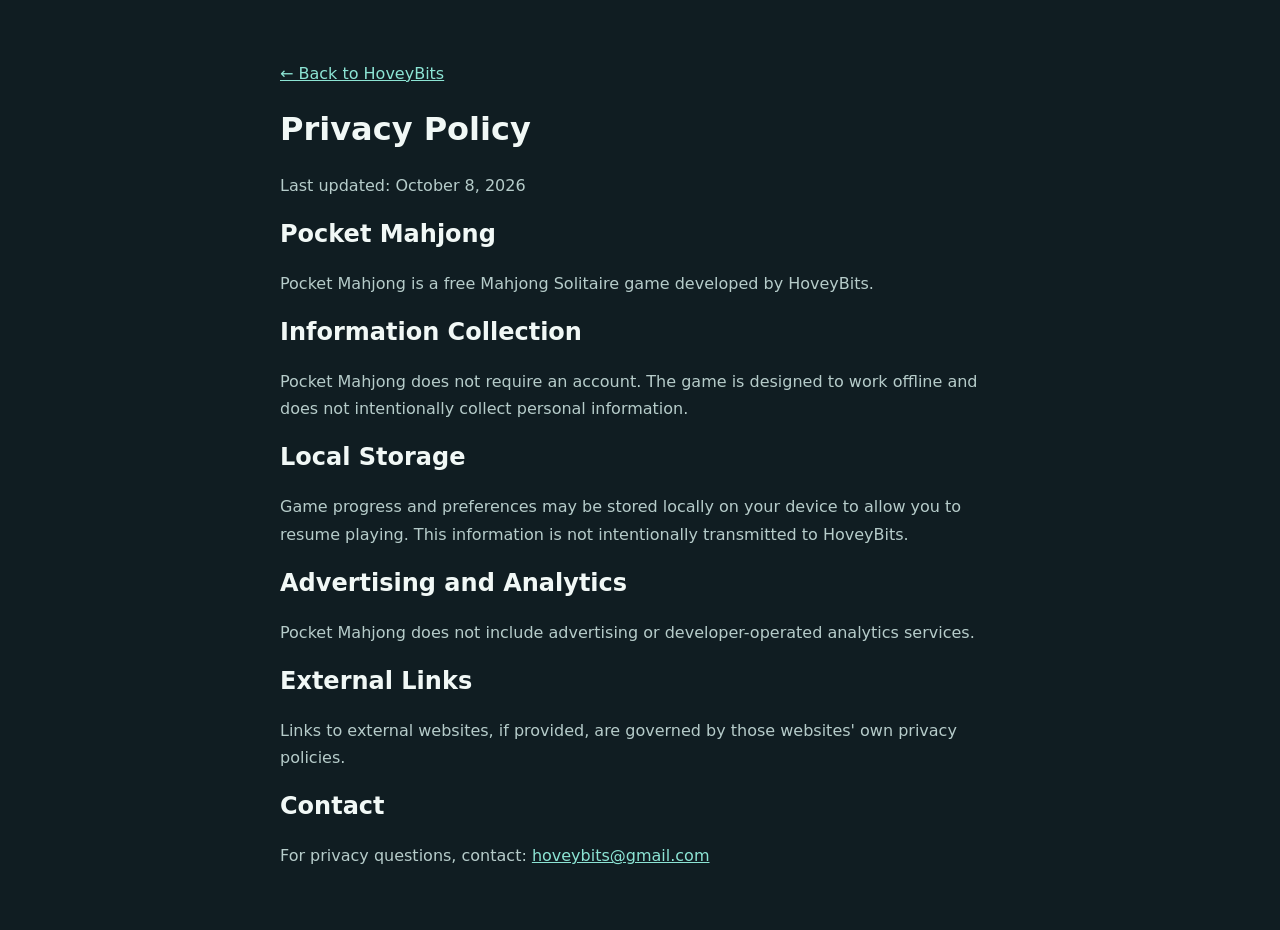
<file: privacy.html>
<!DOCTYPE html>
<html lang="en">
<head>
  <meta charset="UTF-8">
  <meta name="viewport" content="width=device-width, initial-scale=1">
  <title>Privacy Policy | HoveyBits</title>
  <style>
    body {
      background: #101d22;
      color: #f1f8f6;
      font: 16px/1.7 system-ui, sans-serif;
      max-width: 720px;
      margin: 60px auto;
      padding: 0 22px;
    }
    h1, h2 { line-height: 1.3; }
    p { color: #b6ccca; }
    a { color: #8ce4d4; }
  </style>
</head>
<body>
  <a href="index.html">← Back to HoveyBits</a>

  <h1>Privacy Policy</h1>
  <p>Last updated: October 8, 2026</p>

  <h2>Pocket Mahjong</h2>
  <p>
    Pocket Mahjong is a free Mahjong Solitaire game
    developed by HoveyBits.
  </p>

  <h2>Information Collection</h2>
  <p>
    Pocket Mahjong does not require an account.
    The game is designed to work offline and does
    not intentionally collect personal information.
  </p>

  <h2>Local Storage</h2>
  <p>
    Game progress and preferences may be stored
    locally on your device to allow you to resume
    playing. This information is not intentionally
    transmitted to HoveyBits.
  </p>

  <h2>Advertising and Analytics</h2>
  <p>
    Pocket Mahjong does not include advertising
    or developer-operated analytics services.
  </p>

  <h2>External Links</h2>
  <p>
    Links to external websites, if provided, are
    governed by those websites' own privacy policies.
  </p>

  <h2>Contact</h2>
  <p>
    For privacy questions, contact:
    <a href="mailto:hoveybits@gmail.com">
      hoveybits@gmail.com
    </a>
  </p>
</body>
</html>
</file>
<file: flappy-ears/style.css>
:root{font-family:system-ui,-apple-system,Segoe UI,sans-serif;color:#eaf6f0;background:#10252a}*{box-sizing:border-box}body{margin:0;min-height:100dvh;display:flex;justify-content:center;align-items:center;background:radial-gradient(ellipse at 50% 0,#21474b,#10252a 70%)}.shell{width:min(100%,660px);padding:12px 12px 18px}header,footer{display:flex;align-items:center;justify-content:space-between;gap:8px}header{height:49px;margin-bottom:10px}.brand{color:#9bd9c7;text-decoration:none;font-size:14px;font-weight:650}.name{font-weight:900;letter-spacing:1.6px;color:#fff1cb;font-size:clamp(15px,3vw,21px)}.icon-btn{border:1px solid #56736b;background:#25474a;color:#e7f7f0;padding:7px 11px;border-radius:9px;cursor:pointer}.stage{position:relative;width:100%;aspect-ratio:3/4;max-height:calc(100dvh - 135px);min-height:320px;overflow:hidden;border:4px solid #42665b;border-radius:20px;box-shadow:0 14px 45px #07191eaa;background:#a5c8a6;touch-action:none}canvas{display:block;width:100%;height:100%;touch-action:none}.hud{position:absolute;top:13px;left:16px;right:16px;display:flex;align-items:start;justify-content:space-between;pointer-events:none;text-shadow:0 2px 4px #173a31b0}.score{display:flex;flex-direction:column;line-height:1.1}.score span{font-size:10px;font-weight:900;letter-spacing:1.7px}.score strong{font-size:36px}.carrot-count{font-size:22px;font-weight:900}.overlay{position:absolute;inset:0;display:flex;align-items:center;justify-content:center;background:#071d20a8;z-index:2;padding:18px}.overlay.hidden{display:none}.panel{width:min(100%,365px);text-align:center;background:#15363b;border:2px solid #608c78;border-radius:23px;padding:20px 20px 22px;box-shadow:0 12px 36px #001b1f8c}.mascot{font-size:58px;line-height:1.2}.panel h1{font-size:33px;line-height:1.15;margin:8px 0;color:#ffe7ad}.panel p{font-size:15px;line-height:1.5;color:#cce2d8;margin:12px 0 17px}.stats{display:flex;justify-content:center;gap:24px;color:#d7eadf;font-size:14px;margin:0 0 17px}.stats strong{color:#fff0bb}.primary{display:block;width:100%;padding:13px;border:0;border-radius:12px;background:#f5b45d;color:#392c1d;font-weight:900;font-size:18px;cursor:pointer;box-shadow:0 4px 0 #ad7434}.primary:active{transform:translateY(3px);box-shadow:0 1px 0 #ad7434}.panel small{display:block;margin-top:15px;color:#a9c8c0;font-size:12px}footer{font-size:11px;color:#9ebeb6;padding:12px 2px;flex-wrap:wrap}@media(max-width:400px){.shell{padding:5px}.stage{border-radius:13px}.panel{padding:16px}.panel h1{font-size:28px}}
</file>
<file: mahjong/style.css>
:root{font-family:system-ui,-apple-system,sans-serif;color:#e9f5f2;background:#101d22;color-scheme:dark}*{box-sizing:border-box}html,body{margin:0;width:100%;height:100%;overflow:hidden}button,select{font:inherit}button{cursor:pointer;border:1px solid #416268;background:#213b42;color:#effbf8;border-radius:10px;padding:9px 13px;font-weight:650;touch-action:manipulation}button:active{background:#33767c}button:focus-visible,select:focus-visible{outline:3px solid #8ce4d4;outline-offset:2px}.app{display:flex;flex-direction:column;min-height:100dvh;height:100dvh;max-width:1800px;margin:auto;padding:10px;gap:7px}header{display:flex;flex-wrap:wrap;gap:8px;justify-content:space-between;align-items:center}.brand{display:flex;align-items:center;gap:9px}.brand-icon{display:grid;place-items:center;width:39px;height:39px;background:#1b4244;border-radius:10px;font-size:23px}.brand strong{display:block;font-size:18px}.brand small{display:block;font-size:11px;color:#a3c2be}.toolbar{display:flex;gap:5px;flex-wrap:wrap;align-items:center}.toolbar button{font-size:13px;padding:8px 10px}.storage-select{display:flex;gap:5px;align-items:center;font-size:12px;background:#213b42;padding:4px 8px;border-radius:9px}.storage-select select{background:#213b42;border:0;color:#fff}.status{text-align:center;font-size:13px;font-weight:650;color:#c1dfda;min-height:20px}.board{position:relative;flex:1;min-height:0;overflow:hidden;background:radial-gradient(ellipse at center,#21494c 0%,#143235 70%,#10272c 100%);border:1px solid #345b5b;border-radius:15px;touch-action:manipulation}.tile{position:absolute;border:0;border-radius:0;padding:0;background:transparent;box-shadow:none;overflow:visible;display:flex;align-items:center;justify-content:center;user-select:none;transition:filter .08s;min-width:0;min-height:0;appearance:none;-webkit-appearance:none}.tile img{display:block;width:100%;height:100%;object-fit:fill;pointer-events:none}.tile.blocked{filter:brightness(.66) saturate(.72)}.tile.selected{outline:2px solid #43bfff;outline-offset:-2px;filter:brightness(1.12);box-shadow:none}.tray{display:flex;align-items:center;gap:9px;min-height:70px;height:clamp(68px,11vh,100px)}.store{width:clamp(112px,24%,200px);height:90%;background:#15777c}.storage{display:flex;gap:5px;align-items:center;flex:1;height:100%;min-width:0}.slot{border:1px dashed #527376;background:#203c40;border-radius:7px;flex:1;min-width:0;height:90%;display:flex;align-items:center;justify-content:center;color:#7b9e9d}.slot .tile{position:relative;inset:auto!important;width:100%!important;height:100%!important;box-shadow:none}.slot .tile.selected{outline:2px solid #43bfff;box-shadow:none}.slot.empty::after{content:'·';font-size:26px}dialog{border:1px solid #436c6b;border-radius:18px;background:#182e34;color:#eaf7f4;padding:22px;max-width:min(650px,92vw);max-height:86dvh;overflow:auto;box-shadow:0 25px 80px #000a}dialog::backdrop{background:#000b}.dialog-head{display:flex;align-items:center;justify-content:space-between;gap:16px}.dialog-head h2{margin:0 0 15px}.layout-list{display:grid;grid-template-columns:repeat(2,minmax(0,1fr));gap:10px}.layout-option{text-align:left;padding:14px;display:flex;flex-direction:column;gap:5px}.layout-option small{font-weight:400;color:#b2d1ce}.layout-option.current{border-color:#4ecfc2;background:#205456}.layout-option .preview{height:60px;position:relative;margin-bottom:5px}.preview span{position:absolute;background:#b0d5ce;border:1px solid #315c5d;border-radius:2px}#aboutDialog p{line-height:1.55;color:#c3ddda}#playAgain{background:#15777c}@media(max-width:650px){.app{padding:5px;gap:4px}header{display:block}.brand{justify-content:center;margin:3px 0 6px}.brand-icon{width:30px;height:30px;font-size:19px}.brand strong{font-size:15px}.toolbar{display:grid;grid-template-columns:repeat(4,minmax(0,1fr));gap:4px}.toolbar button{padding:7px 2px;font-size:12px}.storage-select{grid-column:span 2;justify-content:center;padding:3px}.toolbar #layouts,.toolbar #random{grid-column:span 1}.toolbar #new,.toolbar #restart,.toolbar #undo,.toolbar #about{grid-column:span 1}.status{font-size:11px}.tray{height:64px;min-height:64px;gap:4px}.store{font-size:12px;width:30%;padding:5px}.storage{gap:2px}.layout-list{gap:6px}.layout-option{padding:9px;font-size:12px}}@media(orientation:landscape) and (max-height:550px){.brand{display:none}.app{padding:4px;gap:3px}.toolbar{display:flex;justify-content:center}.toolbar button{padding:5px 8px}.tray{height:52px;min-height:52px}.status{min-height:16px}}

/* Preserve the 256:336 artwork in the storage tray without stretching it. */
.slot .tile img{width:100%;height:100%;object-fit:contain}
</file>
<file: solitaire/style.css>
:root{color-scheme:dark;--bg:#0e292e;--panel:#183d42;--mint:#60c9ae;--white:#eff8f4;--muted:#b1c9c4}*{box-sizing:border-box}body{margin:0;background:radial-gradient(ellipse at 50% 15%,#1a4949,var(--bg) 75%);color:var(--white);font-family:system-ui,-apple-system,Segoe UI,sans-serif;min-height:100dvh}header{display:flex;align-items:center;gap:14px;padding:13px max(14px,calc((100vw - 1100px)/2));border-bottom:1px solid #ffffff18;background:#0a2429aa}.brand{font-size:20px;font-weight:800;color:var(--white);text-decoration:none}.brand:hover{color:var(--mint)}.subtitle{font-size:11px;letter-spacing:2px;color:var(--mint);font-weight:700}header button{margin-left:auto}button{background:var(--panel);color:var(--white);border:1px solid #ffffff25;border-radius:9px;padding:10px 13px;font:600 13px system-ui;cursor:pointer}button:hover{background:#24575b}button:disabled{opacity:.45;cursor:default}#new,#playAgain{background:var(--mint);color:#102b2e}main{max-width:1100px;margin:auto;padding:12px 12px 30px}.toolbar{display:flex;flex-wrap:wrap;gap:8px;justify-content:center}#message{text-align:center;min-height:33px;padding:9px 0;color:var(--muted);font-size:13px}#board{position:relative;width:100%;height:min(77dvh,820px);min-height:380px;touch-action:manipulation;overflow:hidden}.card{position:absolute;border:0;border-radius:6%;padding:0;background:#fdfcf6;color:#1e2528;box-shadow:0 2px 6px #0005;cursor:pointer;user-select:none;touch-action:manipulation;overflow:hidden;display:flex;align-items:center;justify-content:center}.card.face{background:#fdfcf6}.card.red{color:#c43442}.card .fallback{width:100%;height:100%;padding:6% 8%;display:flex;flex-direction:column;align-items:flex-start;justify-content:space-between;font-weight:800;font-family:Georgia,serif;font-size:clamp(12px,2.4vw,26px)}.card .fallback .pip{align-self:center;font-size:2.2em}.card img{width:100%;height:100%;object-fit:contain;display:block;pointer-events:none}.card.back{background:#0e5358;border:2px solid #efe7d1}.card.selected{outline:3px solid #7df0c8;outline-offset:1px;filter:brightness(1.09)}.slot{position:absolute;border:2px dashed #8ac0b66b;border-radius:7px;display:flex;align-items:center;justify-content:center;color:#8ac0b6b0;font-weight:800;font-size:20px;cursor:pointer}.hint{text-align:center;color:var(--muted);font-size:12px;margin-top:12px}dialog{max-width:min(420px,92vw);background:#12343a;color:var(--white);border:1px solid #64bca76b;border-radius:16px;padding:24px;box-shadow:0 20px 80px #0009}dialog::backdrop{background:#000a}.dialog-links{display:grid;gap:12px;margin:20px 0}.dialog-links a{color:var(--mint)}dialog button{margin:5px}#finish.ready{background:var(--mint);color:#0e292e}@media(max-width:600px){header{padding:10px 12px}.brand{font-size:17px}.toolbar{gap:5px}.toolbar button{font-size:11px;padding:9px 8px}#board{height:calc(100dvh - 210px);min-height:360px}.hint{font-size:11px}}

/* Respect the hidden attribute: otherwise fallback card art appears over PNGs. */
.card .fallback[hidden]{display:none!important}
.card img{object-fit:contain}

/* Fallback is created only if the card image fails to load. */
</file>
